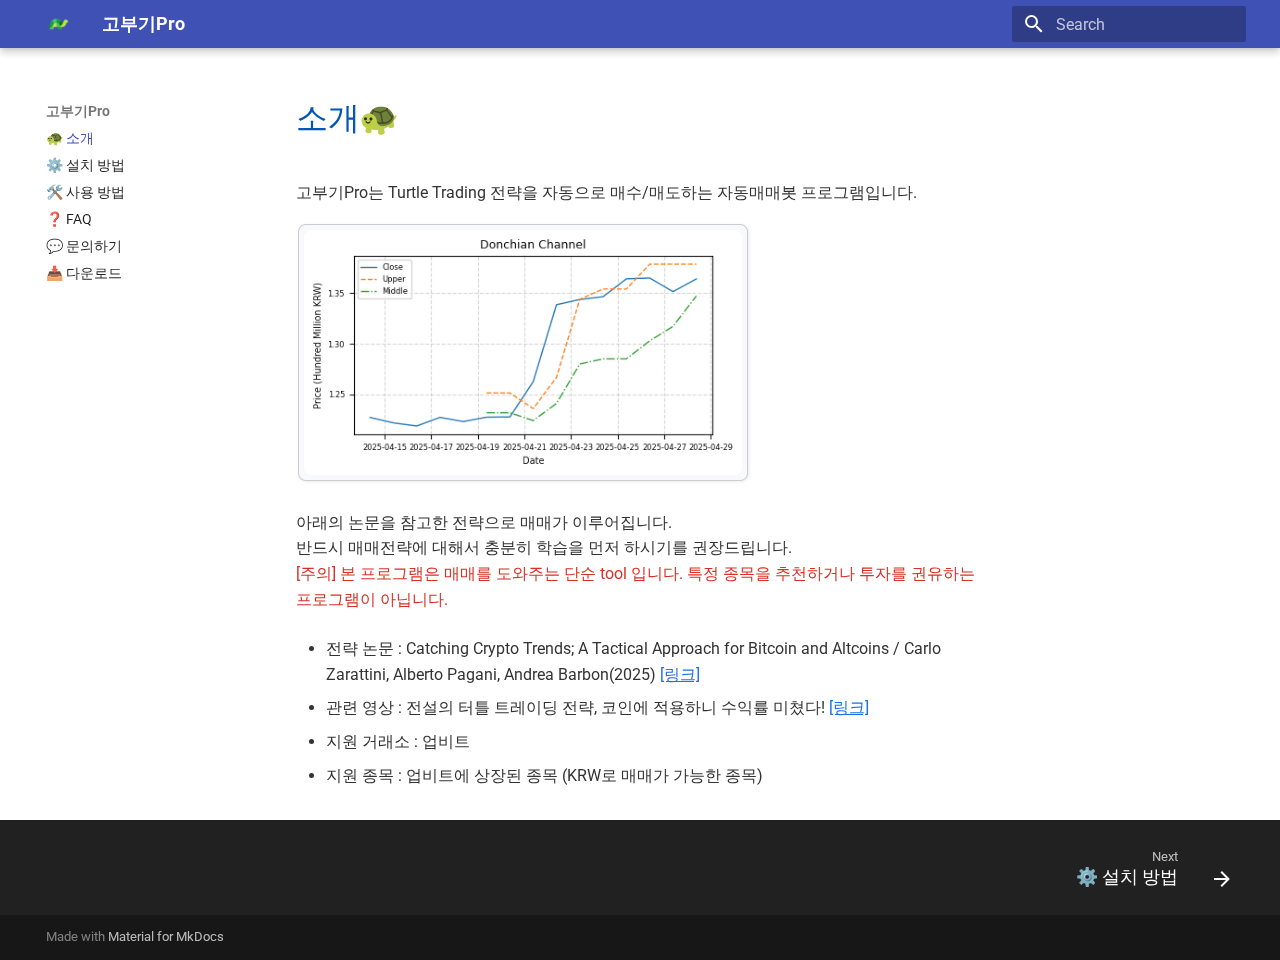
<file: index.html>
<!doctype html>
<html lang="en" class="no-js">
  <head>
    
      <meta charset="utf-8">
      <meta name="viewport" content="width=device-width,initial-scale=1">
      
      
      
      
      
        <link rel="next" href="installation/">
      
      
      <link rel="icon" href="images/favicon.png">
      <meta name="generator" content="mkdocs-1.6.1, mkdocs-material-9.6.12">
    
    
      
        <title>고부기Pro</title>
      
    
    
      <link rel="stylesheet" href="assets/stylesheets/main.2afb09e1.min.css">
      
      


    
    
      
    
    
      
        
        
        <link rel="preconnect" href="https://fonts.gstatic.com" crossorigin>
        <link rel="stylesheet" href="https://fonts.googleapis.com/css?family=Roboto:300,300i,400,400i,700,700i%7CRoboto+Mono:400,400i,700,700i&display=fallback">
        <style>:root{--md-text-font:"Roboto";--md-code-font:"Roboto Mono"}</style>
      
    
    
      <link rel="stylesheet" href="css/custom.css">
    
    <script>__md_scope=new URL(".",location),__md_hash=e=>[...e].reduce(((e,_)=>(e<<5)-e+_.charCodeAt(0)),0),__md_get=(e,_=localStorage,t=__md_scope)=>JSON.parse(_.getItem(t.pathname+"."+e)),__md_set=(e,_,t=localStorage,a=__md_scope)=>{try{t.setItem(a.pathname+"."+e,JSON.stringify(_))}catch(e){}}</script>
    
      

    
    
    
  </head>
  
  
    <body dir="ltr">
  
    
    <input class="md-toggle" data-md-toggle="drawer" type="checkbox" id="__drawer" autocomplete="off">
    <input class="md-toggle" data-md-toggle="search" type="checkbox" id="__search" autocomplete="off">
    <label class="md-overlay" for="__drawer"></label>
    <div data-md-component="skip">
      
        
        <a href="#_1" class="md-skip">
          Skip to content
        </a>
      
    </div>
    <div data-md-component="announce">
      
    </div>
    
    
      

  

<header class="md-header md-header--shadow" data-md-component="header">
  <nav class="md-header__inner md-grid" aria-label="Header">
    <a href="." title="고부기Pro" class="md-header__button md-logo" aria-label="고부기Pro" data-md-component="logo">
      
  <img src="images/logo.png" alt="logo">

    </a>
    <label class="md-header__button md-icon" for="__drawer">
      
      <svg xmlns="http://www.w3.org/2000/svg" viewBox="0 0 24 24"><path d="M3 6h18v2H3zm0 5h18v2H3zm0 5h18v2H3z"/></svg>
    </label>
    <div class="md-header__title" data-md-component="header-title">
      <div class="md-header__ellipsis">
        <div class="md-header__topic">
          <span class="md-ellipsis">
            고부기Pro
          </span>
        </div>
        <div class="md-header__topic" data-md-component="header-topic">
          <span class="md-ellipsis">
            
              🐢 소개
            
          </span>
        </div>
      </div>
    </div>
    
    
      <script>var palette=__md_get("__palette");if(palette&&palette.color){if("(prefers-color-scheme)"===palette.color.media){var media=matchMedia("(prefers-color-scheme: light)"),input=document.querySelector(media.matches?"[data-md-color-media='(prefers-color-scheme: light)']":"[data-md-color-media='(prefers-color-scheme: dark)']");palette.color.media=input.getAttribute("data-md-color-media"),palette.color.scheme=input.getAttribute("data-md-color-scheme"),palette.color.primary=input.getAttribute("data-md-color-primary"),palette.color.accent=input.getAttribute("data-md-color-accent")}for(var[key,value]of Object.entries(palette.color))document.body.setAttribute("data-md-color-"+key,value)}</script>
    
    
    
      
      
        <label class="md-header__button md-icon" for="__search">
          
          <svg xmlns="http://www.w3.org/2000/svg" viewBox="0 0 24 24"><path d="M9.5 3A6.5 6.5 0 0 1 16 9.5c0 1.61-.59 3.09-1.56 4.23l.27.27h.79l5 5-1.5 1.5-5-5v-.79l-.27-.27A6.52 6.52 0 0 1 9.5 16 6.5 6.5 0 0 1 3 9.5 6.5 6.5 0 0 1 9.5 3m0 2C7 5 5 7 5 9.5S7 14 9.5 14 14 12 14 9.5 12 5 9.5 5"/></svg>
        </label>
        <div class="md-search" data-md-component="search" role="dialog">
  <label class="md-search__overlay" for="__search"></label>
  <div class="md-search__inner" role="search">
    <form class="md-search__form" name="search">
      <input type="text" class="md-search__input" name="query" aria-label="Search" placeholder="Search" autocapitalize="off" autocorrect="off" autocomplete="off" spellcheck="false" data-md-component="search-query" required>
      <label class="md-search__icon md-icon" for="__search">
        
        <svg xmlns="http://www.w3.org/2000/svg" viewBox="0 0 24 24"><path d="M9.5 3A6.5 6.5 0 0 1 16 9.5c0 1.61-.59 3.09-1.56 4.23l.27.27h.79l5 5-1.5 1.5-5-5v-.79l-.27-.27A6.52 6.52 0 0 1 9.5 16 6.5 6.5 0 0 1 3 9.5 6.5 6.5 0 0 1 9.5 3m0 2C7 5 5 7 5 9.5S7 14 9.5 14 14 12 14 9.5 12 5 9.5 5"/></svg>
        
        <svg xmlns="http://www.w3.org/2000/svg" viewBox="0 0 24 24"><path d="M20 11v2H8l5.5 5.5-1.42 1.42L4.16 12l7.92-7.92L13.5 5.5 8 11z"/></svg>
      </label>
      <nav class="md-search__options" aria-label="Search">
        
        <button type="reset" class="md-search__icon md-icon" title="Clear" aria-label="Clear" tabindex="-1">
          
          <svg xmlns="http://www.w3.org/2000/svg" viewBox="0 0 24 24"><path d="M19 6.41 17.59 5 12 10.59 6.41 5 5 6.41 10.59 12 5 17.59 6.41 19 12 13.41 17.59 19 19 17.59 13.41 12z"/></svg>
        </button>
      </nav>
      
    </form>
    <div class="md-search__output">
      <div class="md-search__scrollwrap" tabindex="0" data-md-scrollfix>
        <div class="md-search-result" data-md-component="search-result">
          <div class="md-search-result__meta">
            Initializing search
          </div>
          <ol class="md-search-result__list" role="presentation"></ol>
        </div>
      </div>
    </div>
  </div>
</div>
      
    
    
  </nav>
  
</header>
    
    <div class="md-container" data-md-component="container">
      
      
        
          
        
      
      <main class="md-main" data-md-component="main">
        <div class="md-main__inner md-grid">
          
            
              
              <div class="md-sidebar md-sidebar--primary" data-md-component="sidebar" data-md-type="navigation" >
                <div class="md-sidebar__scrollwrap">
                  <div class="md-sidebar__inner">
                    



<nav class="md-nav md-nav--primary" aria-label="Navigation" data-md-level="0">
  <label class="md-nav__title" for="__drawer">
    <a href="." title="고부기Pro" class="md-nav__button md-logo" aria-label="고부기Pro" data-md-component="logo">
      
  <img src="images/logo.png" alt="logo">

    </a>
    고부기Pro
  </label>
  
  <ul class="md-nav__list" data-md-scrollfix>
    
      
      
  
  
    
  
  
  
    <li class="md-nav__item md-nav__item--active">
      
      <input class="md-nav__toggle md-toggle" type="checkbox" id="__toc">
      
      
        
      
      
      <a href="." class="md-nav__link md-nav__link--active">
        
  
  
  <span class="md-ellipsis">
    🐢 소개
    
  </span>
  

      </a>
      
    </li>
  

    
      
      
  
  
  
  
    <li class="md-nav__item">
      <a href="installation/" class="md-nav__link">
        
  
  
  <span class="md-ellipsis">
    ⚙️ 설치 방법
    
  </span>
  

      </a>
    </li>
  

    
      
      
  
  
  
  
    <li class="md-nav__item">
      <a href="usage/" class="md-nav__link">
        
  
  
  <span class="md-ellipsis">
    🛠️ 사용 방법
    
  </span>
  

      </a>
    </li>
  

    
      
      
  
  
  
  
    <li class="md-nav__item">
      <a href="faq/" class="md-nav__link">
        
  
  
  <span class="md-ellipsis">
    ❓ FAQ
    
  </span>
  

      </a>
    </li>
  

    
      
      
  
  
  
  
    <li class="md-nav__item">
      <a href="contact/" class="md-nav__link">
        
  
  
  <span class="md-ellipsis">
    💬 문의하기
    
  </span>
  

      </a>
    </li>
  

    
      
      
  
  
  
  
    <li class="md-nav__item">
      <a href="download/" class="md-nav__link">
        
  
  
  <span class="md-ellipsis">
    📥 다운로드
    
  </span>
  

      </a>
    </li>
  

    
  </ul>
</nav>
                  </div>
                </div>
              </div>
            
            
              
              <div class="md-sidebar md-sidebar--secondary" data-md-component="sidebar" data-md-type="toc" >
                <div class="md-sidebar__scrollwrap">
                  <div class="md-sidebar__inner">
                    

<nav class="md-nav md-nav--secondary" aria-label="Table of contents">
  
  
  
    
  
  
</nav>
                  </div>
                </div>
              </div>
            
          
          
            <div class="md-content" data-md-component="content">
              <article class="md-content__inner md-typeset">
                
                  



<h1 id="_1">소개🐢</h1>
<p>고부기Pro는 Turtle Trading 전략을 자동으로 매수/매도하는 자동매매봇 프로그램입니다.</p>
<p><img alt="그래프" src="images/channel_graph.png" /></p>
<p>아래의 논문을 참고한 전략으로 매매가 이루어집니다.<br>
반드시 매매전략에 대해서 충분히 학습을 먼저 하시기를 권장드립니다.<br>
<span style="color: #d93025;">[주의] 본 프로그램은 매매를 도와주는 단순 tool 입니다. 특정 종목을 추천하거나 투자를 권유하는 프로그램이 아닙니다.</span></p>
<ul>
<li>
<p>전략 논문 : Catching Crypto Trends; A Tactical Approach for Bitcoin and Altcoins / Carlo  Zarattini,  Alberto  Pagani,  Andrea  Barbon(2025) <a href="https://papers.ssrn.com/sol3/papers.cfm?abstract_id=5209907" target="_blank">[링크]</a></p>
</li>
<li>
<p>관련 영상 : 전설의 터틀 트레이딩 전략, 코인에 적용하니 수익률 미쳤다! <a href="https://www.youtube.com/watch?v=_JtFSIxGxPo" target="_blank">[링크]</a> </p>
</li>
<li>
<p>지원 거래소 : 업비트</p>
</li>
<li>
<p>지원 종목 : 업비트에 상장된 종목 (KRW로 매매가 가능한 종목)</p>
</li>
</ul>












                
              </article>
            </div>
          
          
<script>var target=document.getElementById(location.hash.slice(1));target&&target.name&&(target.checked=target.name.startsWith("__tabbed_"))</script>
        </div>
        
      </main>
      
        <footer class="md-footer">
  
    
      
      <nav class="md-footer__inner md-grid" aria-label="Footer" >
        
        
          
          <a href="installation/" class="md-footer__link md-footer__link--next" aria-label="Next: ⚙️ 설치 방법">
            <div class="md-footer__title">
              <span class="md-footer__direction">
                Next
              </span>
              <div class="md-ellipsis">
                ⚙️ 설치 방법
              </div>
            </div>
            <div class="md-footer__button md-icon">
              
              <svg xmlns="http://www.w3.org/2000/svg" viewBox="0 0 24 24"><path d="M4 11v2h12l-5.5 5.5 1.42 1.42L19.84 12l-7.92-7.92L10.5 5.5 16 11z"/></svg>
            </div>
          </a>
        
      </nav>
    
  
  <div class="md-footer-meta md-typeset">
    <div class="md-footer-meta__inner md-grid">
      <div class="md-copyright">
  
  
    Made with
    <a href="https://squidfunk.github.io/mkdocs-material/" target="_blank" rel="noopener">
      Material for MkDocs
    </a>
  
</div>
      
    </div>
  </div>
</footer>
      
    </div>
    <div class="md-dialog" data-md-component="dialog">
      <div class="md-dialog__inner md-typeset"></div>
    </div>
    
    
    
      
      <script id="__config" type="application/json">{"base": ".", "features": ["navigation.footer"], "search": "assets/javascripts/workers/search.f8cc74c7.min.js", "tags": null, "translations": {"clipboard.copied": "Copied to clipboard", "clipboard.copy": "Copy to clipboard", "search.result.more.one": "1 more on this page", "search.result.more.other": "# more on this page", "search.result.none": "No matching documents", "search.result.one": "1 matching document", "search.result.other": "# matching documents", "search.result.placeholder": "Type to start searching", "search.result.term.missing": "Missing", "select.version": "Select version"}, "version": null}</script>
    
    
      <script src="assets/javascripts/bundle.c8b220af.min.js"></script>
      
    
  </body>
</html>
</file>
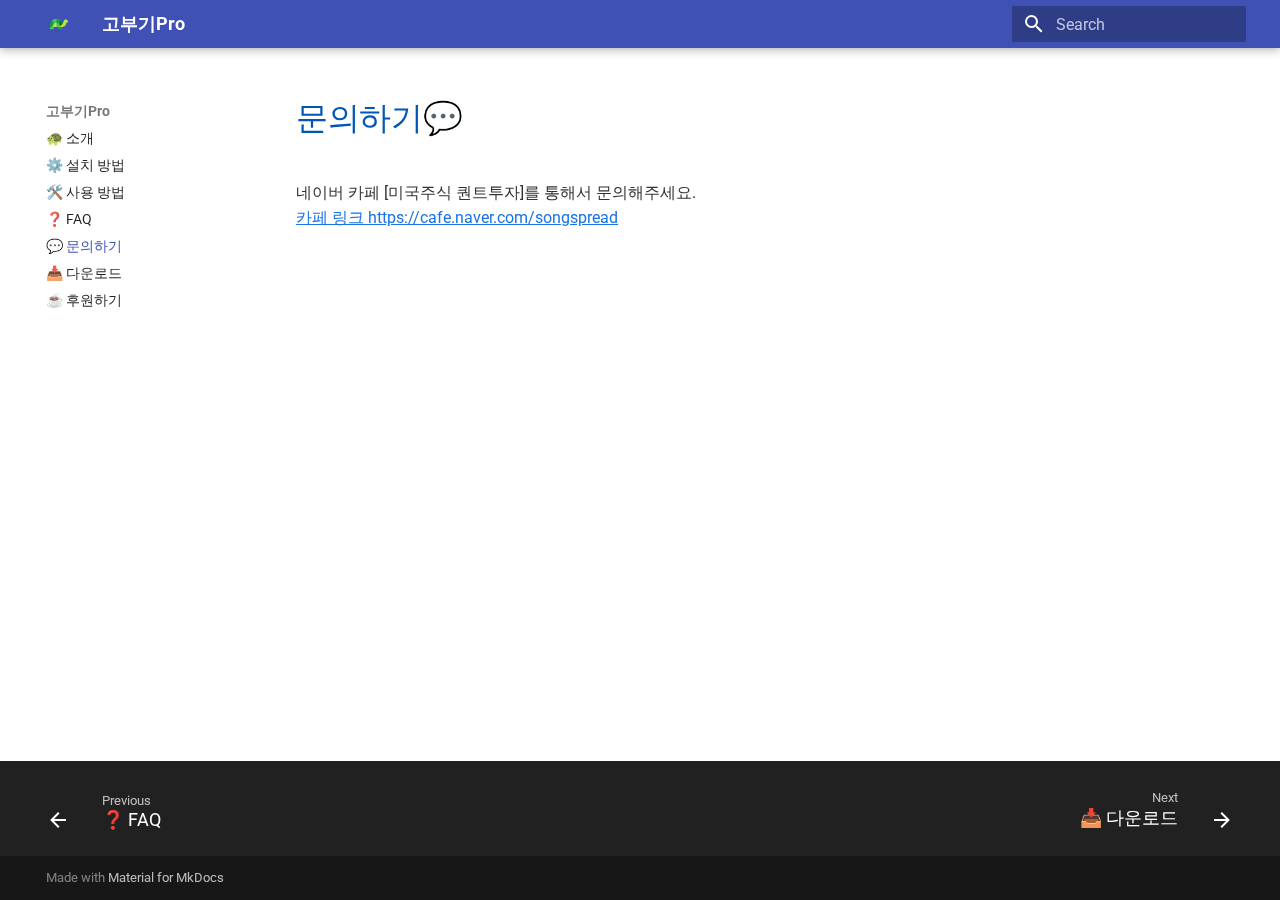
<file: contact/index.html>
<!doctype html>
<html lang="en" class="no-js">
  <head>
    
      <meta charset="utf-8">
      <meta name="viewport" content="width=device-width,initial-scale=1">
      
      
      
      
        <link rel="prev" href="../faq/">
      
      
        <link rel="next" href="../download/">
      
      
      <link rel="icon" href="../images/favicon.png">
      <meta name="generator" content="mkdocs-1.6.1, mkdocs-material-9.6.12">
    
    
      
        <title>💬 문의하기 - 고부기Pro</title>
      
    
    
      <link rel="stylesheet" href="../assets/stylesheets/main.2afb09e1.min.css">
      
      


    
    
      
    
    
      
        
        
        <link rel="preconnect" href="https://fonts.gstatic.com" crossorigin>
        <link rel="stylesheet" href="https://fonts.googleapis.com/css?family=Roboto:300,300i,400,400i,700,700i%7CRoboto+Mono:400,400i,700,700i&display=fallback">
        <style>:root{--md-text-font:"Roboto";--md-code-font:"Roboto Mono"}</style>
      
    
    
      <link rel="stylesheet" href="../css/custom.css">
    
    <script>__md_scope=new URL("..",location),__md_hash=e=>[...e].reduce(((e,_)=>(e<<5)-e+_.charCodeAt(0)),0),__md_get=(e,_=localStorage,t=__md_scope)=>JSON.parse(_.getItem(t.pathname+"."+e)),__md_set=(e,_,t=localStorage,a=__md_scope)=>{try{t.setItem(a.pathname+"."+e,JSON.stringify(_))}catch(e){}}</script>
    
      

    
    
    
  </head>
  
  
    <body dir="ltr">
  
    
    <input class="md-toggle" data-md-toggle="drawer" type="checkbox" id="__drawer" autocomplete="off">
    <input class="md-toggle" data-md-toggle="search" type="checkbox" id="__search" autocomplete="off">
    <label class="md-overlay" for="__drawer"></label>
    <div data-md-component="skip">
      
        
        <a href="#_1" class="md-skip">
          Skip to content
        </a>
      
    </div>
    <div data-md-component="announce">
      
    </div>
    
    
      

  

<header class="md-header md-header--shadow" data-md-component="header">
  <nav class="md-header__inner md-grid" aria-label="Header">
    <a href=".." title="고부기Pro" class="md-header__button md-logo" aria-label="고부기Pro" data-md-component="logo">
      
  <img src="../images/logo.png" alt="logo">

    </a>
    <label class="md-header__button md-icon" for="__drawer">
      
      <svg xmlns="http://www.w3.org/2000/svg" viewBox="0 0 24 24"><path d="M3 6h18v2H3zm0 5h18v2H3zm0 5h18v2H3z"/></svg>
    </label>
    <div class="md-header__title" data-md-component="header-title">
      <div class="md-header__ellipsis">
        <div class="md-header__topic">
          <span class="md-ellipsis">
            고부기Pro
          </span>
        </div>
        <div class="md-header__topic" data-md-component="header-topic">
          <span class="md-ellipsis">
            
              💬 문의하기
            
          </span>
        </div>
      </div>
    </div>
    
    
      <script>var palette=__md_get("__palette");if(palette&&palette.color){if("(prefers-color-scheme)"===palette.color.media){var media=matchMedia("(prefers-color-scheme: light)"),input=document.querySelector(media.matches?"[data-md-color-media='(prefers-color-scheme: light)']":"[data-md-color-media='(prefers-color-scheme: dark)']");palette.color.media=input.getAttribute("data-md-color-media"),palette.color.scheme=input.getAttribute("data-md-color-scheme"),palette.color.primary=input.getAttribute("data-md-color-primary"),palette.color.accent=input.getAttribute("data-md-color-accent")}for(var[key,value]of Object.entries(palette.color))document.body.setAttribute("data-md-color-"+key,value)}</script>
    
    
    
      
      
        <label class="md-header__button md-icon" for="__search">
          
          <svg xmlns="http://www.w3.org/2000/svg" viewBox="0 0 24 24"><path d="M9.5 3A6.5 6.5 0 0 1 16 9.5c0 1.61-.59 3.09-1.56 4.23l.27.27h.79l5 5-1.5 1.5-5-5v-.79l-.27-.27A6.52 6.52 0 0 1 9.5 16 6.5 6.5 0 0 1 3 9.5 6.5 6.5 0 0 1 9.5 3m0 2C7 5 5 7 5 9.5S7 14 9.5 14 14 12 14 9.5 12 5 9.5 5"/></svg>
        </label>
        <div class="md-search" data-md-component="search" role="dialog">
  <label class="md-search__overlay" for="__search"></label>
  <div class="md-search__inner" role="search">
    <form class="md-search__form" name="search">
      <input type="text" class="md-search__input" name="query" aria-label="Search" placeholder="Search" autocapitalize="off" autocorrect="off" autocomplete="off" spellcheck="false" data-md-component="search-query" required>
      <label class="md-search__icon md-icon" for="__search">
        
        <svg xmlns="http://www.w3.org/2000/svg" viewBox="0 0 24 24"><path d="M9.5 3A6.5 6.5 0 0 1 16 9.5c0 1.61-.59 3.09-1.56 4.23l.27.27h.79l5 5-1.5 1.5-5-5v-.79l-.27-.27A6.52 6.52 0 0 1 9.5 16 6.5 6.5 0 0 1 3 9.5 6.5 6.5 0 0 1 9.5 3m0 2C7 5 5 7 5 9.5S7 14 9.5 14 14 12 14 9.5 12 5 9.5 5"/></svg>
        
        <svg xmlns="http://www.w3.org/2000/svg" viewBox="0 0 24 24"><path d="M20 11v2H8l5.5 5.5-1.42 1.42L4.16 12l7.92-7.92L13.5 5.5 8 11z"/></svg>
      </label>
      <nav class="md-search__options" aria-label="Search">
        
        <button type="reset" class="md-search__icon md-icon" title="Clear" aria-label="Clear" tabindex="-1">
          
          <svg xmlns="http://www.w3.org/2000/svg" viewBox="0 0 24 24"><path d="M19 6.41 17.59 5 12 10.59 6.41 5 5 6.41 10.59 12 5 17.59 6.41 19 12 13.41 17.59 19 19 17.59 13.41 12z"/></svg>
        </button>
      </nav>
      
    </form>
    <div class="md-search__output">
      <div class="md-search__scrollwrap" tabindex="0" data-md-scrollfix>
        <div class="md-search-result" data-md-component="search-result">
          <div class="md-search-result__meta">
            Initializing search
          </div>
          <ol class="md-search-result__list" role="presentation"></ol>
        </div>
      </div>
    </div>
  </div>
</div>
      
    
    
  </nav>
  
</header>
    
    <div class="md-container" data-md-component="container">
      
      
        
          
        
      
      <main class="md-main" data-md-component="main">
        <div class="md-main__inner md-grid">
          
            
              
              <div class="md-sidebar md-sidebar--primary" data-md-component="sidebar" data-md-type="navigation" >
                <div class="md-sidebar__scrollwrap">
                  <div class="md-sidebar__inner">
                    



<nav class="md-nav md-nav--primary" aria-label="Navigation" data-md-level="0">
  <label class="md-nav__title" for="__drawer">
    <a href=".." title="고부기Pro" class="md-nav__button md-logo" aria-label="고부기Pro" data-md-component="logo">
      
  <img src="../images/logo.png" alt="logo">

    </a>
    고부기Pro
  </label>
  
  <ul class="md-nav__list" data-md-scrollfix>
    
      
      
  
  
  
  
    <li class="md-nav__item">
      <a href=".." class="md-nav__link">
        
  
  
  <span class="md-ellipsis">
    🐢 소개
    
  </span>
  

      </a>
    </li>
  

    
      
      
  
  
  
  
    <li class="md-nav__item">
      <a href="../installation/" class="md-nav__link">
        
  
  
  <span class="md-ellipsis">
    ⚙️ 설치 방법
    
  </span>
  

      </a>
    </li>
  

    
      
      
  
  
  
  
    <li class="md-nav__item">
      <a href="../usage/" class="md-nav__link">
        
  
  
  <span class="md-ellipsis">
    🛠️ 사용 방법
    
  </span>
  

      </a>
    </li>
  

    
      
      
  
  
  
  
    <li class="md-nav__item">
      <a href="../faq/" class="md-nav__link">
        
  
  
  <span class="md-ellipsis">
    ❓ FAQ
    
  </span>
  

      </a>
    </li>
  

    
      
      
  
  
    
  
  
  
    <li class="md-nav__item md-nav__item--active">
      
      <input class="md-nav__toggle md-toggle" type="checkbox" id="__toc">
      
      
        
      
      
      <a href="./" class="md-nav__link md-nav__link--active">
        
  
  
  <span class="md-ellipsis">
    💬 문의하기
    
  </span>
  

      </a>
      
    </li>
  

    
      
      
  
  
  
  
    <li class="md-nav__item">
      <a href="../download/" class="md-nav__link">
        
  
  
  <span class="md-ellipsis">
    📥 다운로드
    
  </span>
  

      </a>
    </li>
  

    
      
      
  
  
  
  
    <li class="md-nav__item">
      <a href="../donate/" class="md-nav__link">
        
  
  
  <span class="md-ellipsis">
    ☕ 후원하기
    
  </span>
  

      </a>
    </li>
  

    
  </ul>
</nav>
                  </div>
                </div>
              </div>
            
            
              
              <div class="md-sidebar md-sidebar--secondary" data-md-component="sidebar" data-md-type="toc" >
                <div class="md-sidebar__scrollwrap">
                  <div class="md-sidebar__inner">
                    

<nav class="md-nav md-nav--secondary" aria-label="Table of contents">
  
  
  
    
  
  
</nav>
                  </div>
                </div>
              </div>
            
          
          
            <div class="md-content" data-md-component="content">
              <article class="md-content__inner md-typeset">
                
                  



<h1 id="_1">문의하기💬</h1>
<p>네이버 카페 [미국주식 퀀트투자]를 통해서 문의해주세요.<br>
<a href="https://cafe.naver.com/songspread" target="_blank">카페 링크 https://cafe.naver.com/songspread</a></p>












                
              </article>
            </div>
          
          
<script>var target=document.getElementById(location.hash.slice(1));target&&target.name&&(target.checked=target.name.startsWith("__tabbed_"))</script>
        </div>
        
      </main>
      
        <footer class="md-footer">
  
    
      
      <nav class="md-footer__inner md-grid" aria-label="Footer" >
        
          
          <a href="../faq/" class="md-footer__link md-footer__link--prev" aria-label="Previous: ❓ FAQ">
            <div class="md-footer__button md-icon">
              
              <svg xmlns="http://www.w3.org/2000/svg" viewBox="0 0 24 24"><path d="M20 11v2H8l5.5 5.5-1.42 1.42L4.16 12l7.92-7.92L13.5 5.5 8 11z"/></svg>
            </div>
            <div class="md-footer__title">
              <span class="md-footer__direction">
                Previous
              </span>
              <div class="md-ellipsis">
                ❓ FAQ
              </div>
            </div>
          </a>
        
        
          
          <a href="../download/" class="md-footer__link md-footer__link--next" aria-label="Next: 📥 다운로드">
            <div class="md-footer__title">
              <span class="md-footer__direction">
                Next
              </span>
              <div class="md-ellipsis">
                📥 다운로드
              </div>
            </div>
            <div class="md-footer__button md-icon">
              
              <svg xmlns="http://www.w3.org/2000/svg" viewBox="0 0 24 24"><path d="M4 11v2h12l-5.5 5.5 1.42 1.42L19.84 12l-7.92-7.92L10.5 5.5 16 11z"/></svg>
            </div>
          </a>
        
      </nav>
    
  
  <div class="md-footer-meta md-typeset">
    <div class="md-footer-meta__inner md-grid">
      <div class="md-copyright">
  
  
    Made with
    <a href="https://squidfunk.github.io/mkdocs-material/" target="_blank" rel="noopener">
      Material for MkDocs
    </a>
  
</div>
      
    </div>
  </div>
</footer>
      
    </div>
    <div class="md-dialog" data-md-component="dialog">
      <div class="md-dialog__inner md-typeset"></div>
    </div>
    
    
    
      
      <script id="__config" type="application/json">{"base": "..", "features": ["navigation.footer"], "search": "../assets/javascripts/workers/search.f8cc74c7.min.js", "tags": null, "translations": {"clipboard.copied": "Copied to clipboard", "clipboard.copy": "Copy to clipboard", "search.result.more.one": "1 more on this page", "search.result.more.other": "# more on this page", "search.result.none": "No matching documents", "search.result.one": "1 matching document", "search.result.other": "# matching documents", "search.result.placeholder": "Type to start searching", "search.result.term.missing": "Missing", "select.version": "Select version"}, "version": null}</script>
    
    
      <script src="../assets/javascripts/bundle.c8b220af.min.js"></script>
      
    
  </body>
</html>
</file>
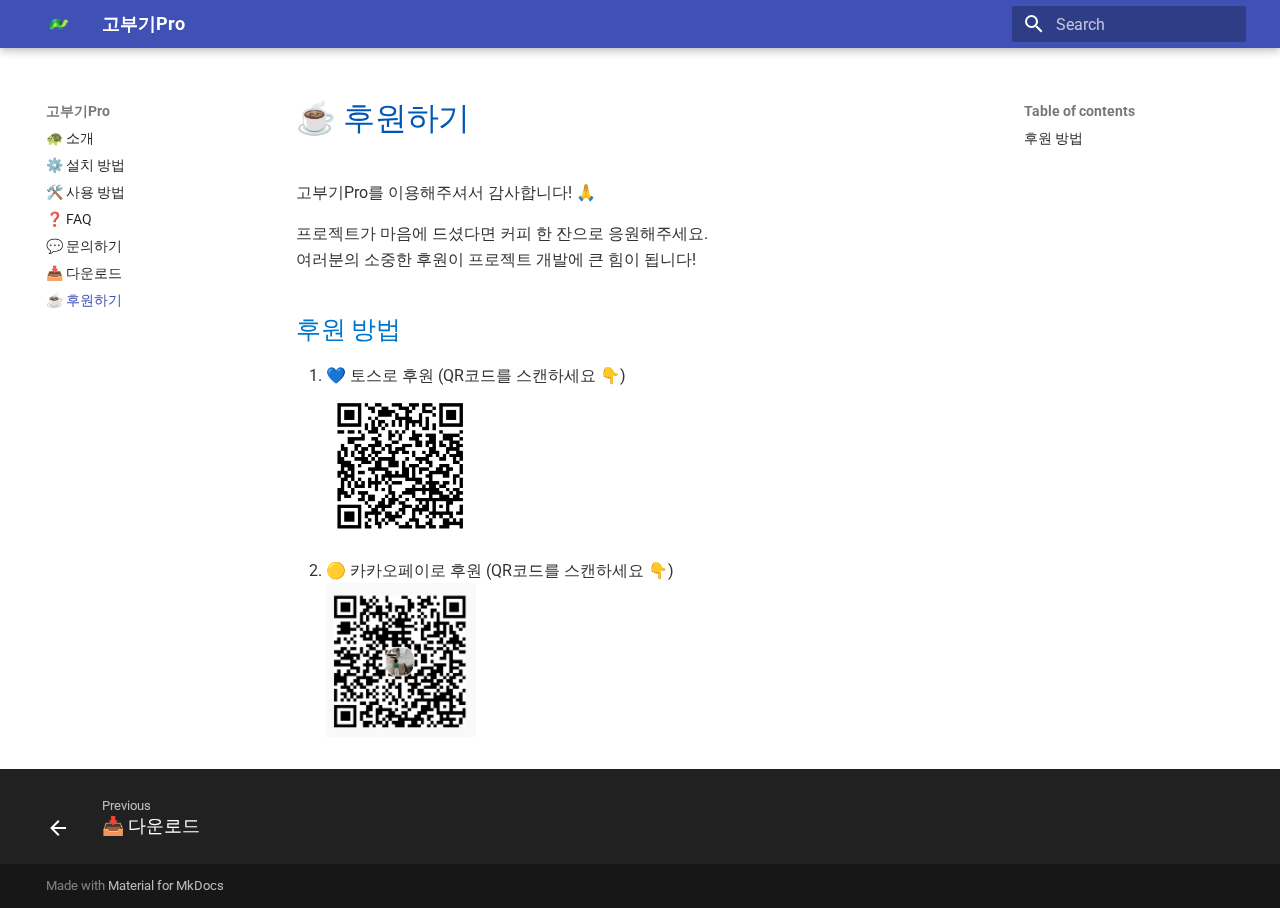
<file: donate/index.html>
<!doctype html>
<html lang="en" class="no-js">
  <head>
    
      <meta charset="utf-8">
      <meta name="viewport" content="width=device-width,initial-scale=1">
      
      
      
      
        <link rel="prev" href="../download/">
      
      
      
      <link rel="icon" href="../images/favicon.png">
      <meta name="generator" content="mkdocs-1.6.1, mkdocs-material-9.6.12">
    
    
      
        <title>☕ 후원하기 - 고부기Pro</title>
      
    
    
      <link rel="stylesheet" href="../assets/stylesheets/main.2afb09e1.min.css">
      
      


    
    
      
    
    
      
        
        
        <link rel="preconnect" href="https://fonts.gstatic.com" crossorigin>
        <link rel="stylesheet" href="https://fonts.googleapis.com/css?family=Roboto:300,300i,400,400i,700,700i%7CRoboto+Mono:400,400i,700,700i&display=fallback">
        <style>:root{--md-text-font:"Roboto";--md-code-font:"Roboto Mono"}</style>
      
    
    
      <link rel="stylesheet" href="../css/custom.css">
    
    <script>__md_scope=new URL("..",location),__md_hash=e=>[...e].reduce(((e,_)=>(e<<5)-e+_.charCodeAt(0)),0),__md_get=(e,_=localStorage,t=__md_scope)=>JSON.parse(_.getItem(t.pathname+"."+e)),__md_set=(e,_,t=localStorage,a=__md_scope)=>{try{t.setItem(a.pathname+"."+e,JSON.stringify(_))}catch(e){}}</script>
    
      

    
    
    
  </head>
  
  
    <body dir="ltr">
  
    
    <input class="md-toggle" data-md-toggle="drawer" type="checkbox" id="__drawer" autocomplete="off">
    <input class="md-toggle" data-md-toggle="search" type="checkbox" id="__search" autocomplete="off">
    <label class="md-overlay" for="__drawer"></label>
    <div data-md-component="skip">
      
        
        <a href="#_1" class="md-skip">
          Skip to content
        </a>
      
    </div>
    <div data-md-component="announce">
      
    </div>
    
    
      

  

<header class="md-header md-header--shadow" data-md-component="header">
  <nav class="md-header__inner md-grid" aria-label="Header">
    <a href=".." title="고부기Pro" class="md-header__button md-logo" aria-label="고부기Pro" data-md-component="logo">
      
  <img src="../images/logo.png" alt="logo">

    </a>
    <label class="md-header__button md-icon" for="__drawer">
      
      <svg xmlns="http://www.w3.org/2000/svg" viewBox="0 0 24 24"><path d="M3 6h18v2H3zm0 5h18v2H3zm0 5h18v2H3z"/></svg>
    </label>
    <div class="md-header__title" data-md-component="header-title">
      <div class="md-header__ellipsis">
        <div class="md-header__topic">
          <span class="md-ellipsis">
            고부기Pro
          </span>
        </div>
        <div class="md-header__topic" data-md-component="header-topic">
          <span class="md-ellipsis">
            
              ☕ 후원하기
            
          </span>
        </div>
      </div>
    </div>
    
    
      <script>var palette=__md_get("__palette");if(palette&&palette.color){if("(prefers-color-scheme)"===palette.color.media){var media=matchMedia("(prefers-color-scheme: light)"),input=document.querySelector(media.matches?"[data-md-color-media='(prefers-color-scheme: light)']":"[data-md-color-media='(prefers-color-scheme: dark)']");palette.color.media=input.getAttribute("data-md-color-media"),palette.color.scheme=input.getAttribute("data-md-color-scheme"),palette.color.primary=input.getAttribute("data-md-color-primary"),palette.color.accent=input.getAttribute("data-md-color-accent")}for(var[key,value]of Object.entries(palette.color))document.body.setAttribute("data-md-color-"+key,value)}</script>
    
    
    
      
      
        <label class="md-header__button md-icon" for="__search">
          
          <svg xmlns="http://www.w3.org/2000/svg" viewBox="0 0 24 24"><path d="M9.5 3A6.5 6.5 0 0 1 16 9.5c0 1.61-.59 3.09-1.56 4.23l.27.27h.79l5 5-1.5 1.5-5-5v-.79l-.27-.27A6.52 6.52 0 0 1 9.5 16 6.5 6.5 0 0 1 3 9.5 6.5 6.5 0 0 1 9.5 3m0 2C7 5 5 7 5 9.5S7 14 9.5 14 14 12 14 9.5 12 5 9.5 5"/></svg>
        </label>
        <div class="md-search" data-md-component="search" role="dialog">
  <label class="md-search__overlay" for="__search"></label>
  <div class="md-search__inner" role="search">
    <form class="md-search__form" name="search">
      <input type="text" class="md-search__input" name="query" aria-label="Search" placeholder="Search" autocapitalize="off" autocorrect="off" autocomplete="off" spellcheck="false" data-md-component="search-query" required>
      <label class="md-search__icon md-icon" for="__search">
        
        <svg xmlns="http://www.w3.org/2000/svg" viewBox="0 0 24 24"><path d="M9.5 3A6.5 6.5 0 0 1 16 9.5c0 1.61-.59 3.09-1.56 4.23l.27.27h.79l5 5-1.5 1.5-5-5v-.79l-.27-.27A6.52 6.52 0 0 1 9.5 16 6.5 6.5 0 0 1 3 9.5 6.5 6.5 0 0 1 9.5 3m0 2C7 5 5 7 5 9.5S7 14 9.5 14 14 12 14 9.5 12 5 9.5 5"/></svg>
        
        <svg xmlns="http://www.w3.org/2000/svg" viewBox="0 0 24 24"><path d="M20 11v2H8l5.5 5.5-1.42 1.42L4.16 12l7.92-7.92L13.5 5.5 8 11z"/></svg>
      </label>
      <nav class="md-search__options" aria-label="Search">
        
        <button type="reset" class="md-search__icon md-icon" title="Clear" aria-label="Clear" tabindex="-1">
          
          <svg xmlns="http://www.w3.org/2000/svg" viewBox="0 0 24 24"><path d="M19 6.41 17.59 5 12 10.59 6.41 5 5 6.41 10.59 12 5 17.59 6.41 19 12 13.41 17.59 19 19 17.59 13.41 12z"/></svg>
        </button>
      </nav>
      
    </form>
    <div class="md-search__output">
      <div class="md-search__scrollwrap" tabindex="0" data-md-scrollfix>
        <div class="md-search-result" data-md-component="search-result">
          <div class="md-search-result__meta">
            Initializing search
          </div>
          <ol class="md-search-result__list" role="presentation"></ol>
        </div>
      </div>
    </div>
  </div>
</div>
      
    
    
  </nav>
  
</header>
    
    <div class="md-container" data-md-component="container">
      
      
        
          
        
      
      <main class="md-main" data-md-component="main">
        <div class="md-main__inner md-grid">
          
            
              
              <div class="md-sidebar md-sidebar--primary" data-md-component="sidebar" data-md-type="navigation" >
                <div class="md-sidebar__scrollwrap">
                  <div class="md-sidebar__inner">
                    



<nav class="md-nav md-nav--primary" aria-label="Navigation" data-md-level="0">
  <label class="md-nav__title" for="__drawer">
    <a href=".." title="고부기Pro" class="md-nav__button md-logo" aria-label="고부기Pro" data-md-component="logo">
      
  <img src="../images/logo.png" alt="logo">

    </a>
    고부기Pro
  </label>
  
  <ul class="md-nav__list" data-md-scrollfix>
    
      
      
  
  
  
  
    <li class="md-nav__item">
      <a href=".." class="md-nav__link">
        
  
  
  <span class="md-ellipsis">
    🐢 소개
    
  </span>
  

      </a>
    </li>
  

    
      
      
  
  
  
  
    <li class="md-nav__item">
      <a href="../installation/" class="md-nav__link">
        
  
  
  <span class="md-ellipsis">
    ⚙️ 설치 방법
    
  </span>
  

      </a>
    </li>
  

    
      
      
  
  
  
  
    <li class="md-nav__item">
      <a href="../usage/" class="md-nav__link">
        
  
  
  <span class="md-ellipsis">
    🛠️ 사용 방법
    
  </span>
  

      </a>
    </li>
  

    
      
      
  
  
  
  
    <li class="md-nav__item">
      <a href="../faq/" class="md-nav__link">
        
  
  
  <span class="md-ellipsis">
    ❓ FAQ
    
  </span>
  

      </a>
    </li>
  

    
      
      
  
  
  
  
    <li class="md-nav__item">
      <a href="../contact/" class="md-nav__link">
        
  
  
  <span class="md-ellipsis">
    💬 문의하기
    
  </span>
  

      </a>
    </li>
  

    
      
      
  
  
  
  
    <li class="md-nav__item">
      <a href="../download/" class="md-nav__link">
        
  
  
  <span class="md-ellipsis">
    📥 다운로드
    
  </span>
  

      </a>
    </li>
  

    
      
      
  
  
    
  
  
  
    <li class="md-nav__item md-nav__item--active">
      
      <input class="md-nav__toggle md-toggle" type="checkbox" id="__toc">
      
      
        
      
      
        <label class="md-nav__link md-nav__link--active" for="__toc">
          
  
  
  <span class="md-ellipsis">
    ☕ 후원하기
    
  </span>
  

          <span class="md-nav__icon md-icon"></span>
        </label>
      
      <a href="./" class="md-nav__link md-nav__link--active">
        
  
  
  <span class="md-ellipsis">
    ☕ 후원하기
    
  </span>
  

      </a>
      
        

<nav class="md-nav md-nav--secondary" aria-label="Table of contents">
  
  
  
    
  
  
    <label class="md-nav__title" for="__toc">
      <span class="md-nav__icon md-icon"></span>
      Table of contents
    </label>
    <ul class="md-nav__list" data-md-component="toc" data-md-scrollfix>
      
        <li class="md-nav__item">
  <a href="#_2" class="md-nav__link">
    <span class="md-ellipsis">
      후원 방법
    </span>
  </a>
  
</li>
      
    </ul>
  
</nav>
      
    </li>
  

    
  </ul>
</nav>
                  </div>
                </div>
              </div>
            
            
              
              <div class="md-sidebar md-sidebar--secondary" data-md-component="sidebar" data-md-type="toc" >
                <div class="md-sidebar__scrollwrap">
                  <div class="md-sidebar__inner">
                    

<nav class="md-nav md-nav--secondary" aria-label="Table of contents">
  
  
  
    
  
  
    <label class="md-nav__title" for="__toc">
      <span class="md-nav__icon md-icon"></span>
      Table of contents
    </label>
    <ul class="md-nav__list" data-md-component="toc" data-md-scrollfix>
      
        <li class="md-nav__item">
  <a href="#_2" class="md-nav__link">
    <span class="md-ellipsis">
      후원 방법
    </span>
  </a>
  
</li>
      
    </ul>
  
</nav>
                  </div>
                </div>
              </div>
            
          
          
            <div class="md-content" data-md-component="content">
              <article class="md-content__inner md-typeset">
                
                  



<h1 id="_1">☕ 후원하기</h1>
<p>고부기Pro를 이용해주셔서 감사합니다! 🙏</p>
<p>프로젝트가 마음에 드셨다면 커피 한 잔으로 응원해주세요.<br>
여러분의 소중한 후원이 프로젝트 개발에 큰 힘이 됩니다!</p>
<h2 id="_2">후원 방법</h2>
<ol>
  <li>
    💙 토스로 후원 (QR코드를 스캔하세요 👇)<br>
    <img src="images/donate_toss_qr.png" width="150"/>
  </li>
  <li>
    🟡 카카오페이로 후원 (QR코드를 스캔하세요 👇)<br>
    <img src="images/donate_kakao_qr.png" width="150"/>
  </li>
</ol>












                
              </article>
            </div>
          
          
<script>var target=document.getElementById(location.hash.slice(1));target&&target.name&&(target.checked=target.name.startsWith("__tabbed_"))</script>
        </div>
        
      </main>
      
        <footer class="md-footer">
  
    
      
      <nav class="md-footer__inner md-grid" aria-label="Footer" >
        
          
          <a href="../download/" class="md-footer__link md-footer__link--prev" aria-label="Previous: 📥 다운로드">
            <div class="md-footer__button md-icon">
              
              <svg xmlns="http://www.w3.org/2000/svg" viewBox="0 0 24 24"><path d="M20 11v2H8l5.5 5.5-1.42 1.42L4.16 12l7.92-7.92L13.5 5.5 8 11z"/></svg>
            </div>
            <div class="md-footer__title">
              <span class="md-footer__direction">
                Previous
              </span>
              <div class="md-ellipsis">
                📥 다운로드
              </div>
            </div>
          </a>
        
        
      </nav>
    
  
  <div class="md-footer-meta md-typeset">
    <div class="md-footer-meta__inner md-grid">
      <div class="md-copyright">
  
  
    Made with
    <a href="https://squidfunk.github.io/mkdocs-material/" target="_blank" rel="noopener">
      Material for MkDocs
    </a>
  
</div>
      
    </div>
  </div>
</footer>
      
    </div>
    <div class="md-dialog" data-md-component="dialog">
      <div class="md-dialog__inner md-typeset"></div>
    </div>
    
    
    
      
      <script id="__config" type="application/json">{"base": "..", "features": ["navigation.footer"], "search": "../assets/javascripts/workers/search.f8cc74c7.min.js", "tags": null, "translations": {"clipboard.copied": "Copied to clipboard", "clipboard.copy": "Copy to clipboard", "search.result.more.one": "1 more on this page", "search.result.more.other": "# more on this page", "search.result.none": "No matching documents", "search.result.one": "1 matching document", "search.result.other": "# matching documents", "search.result.placeholder": "Type to start searching", "search.result.term.missing": "Missing", "select.version": "Select version"}, "version": null}</script>
    
    
      <script src="../assets/javascripts/bundle.c8b220af.min.js"></script>
      
    
  </body>
</html>
</file>
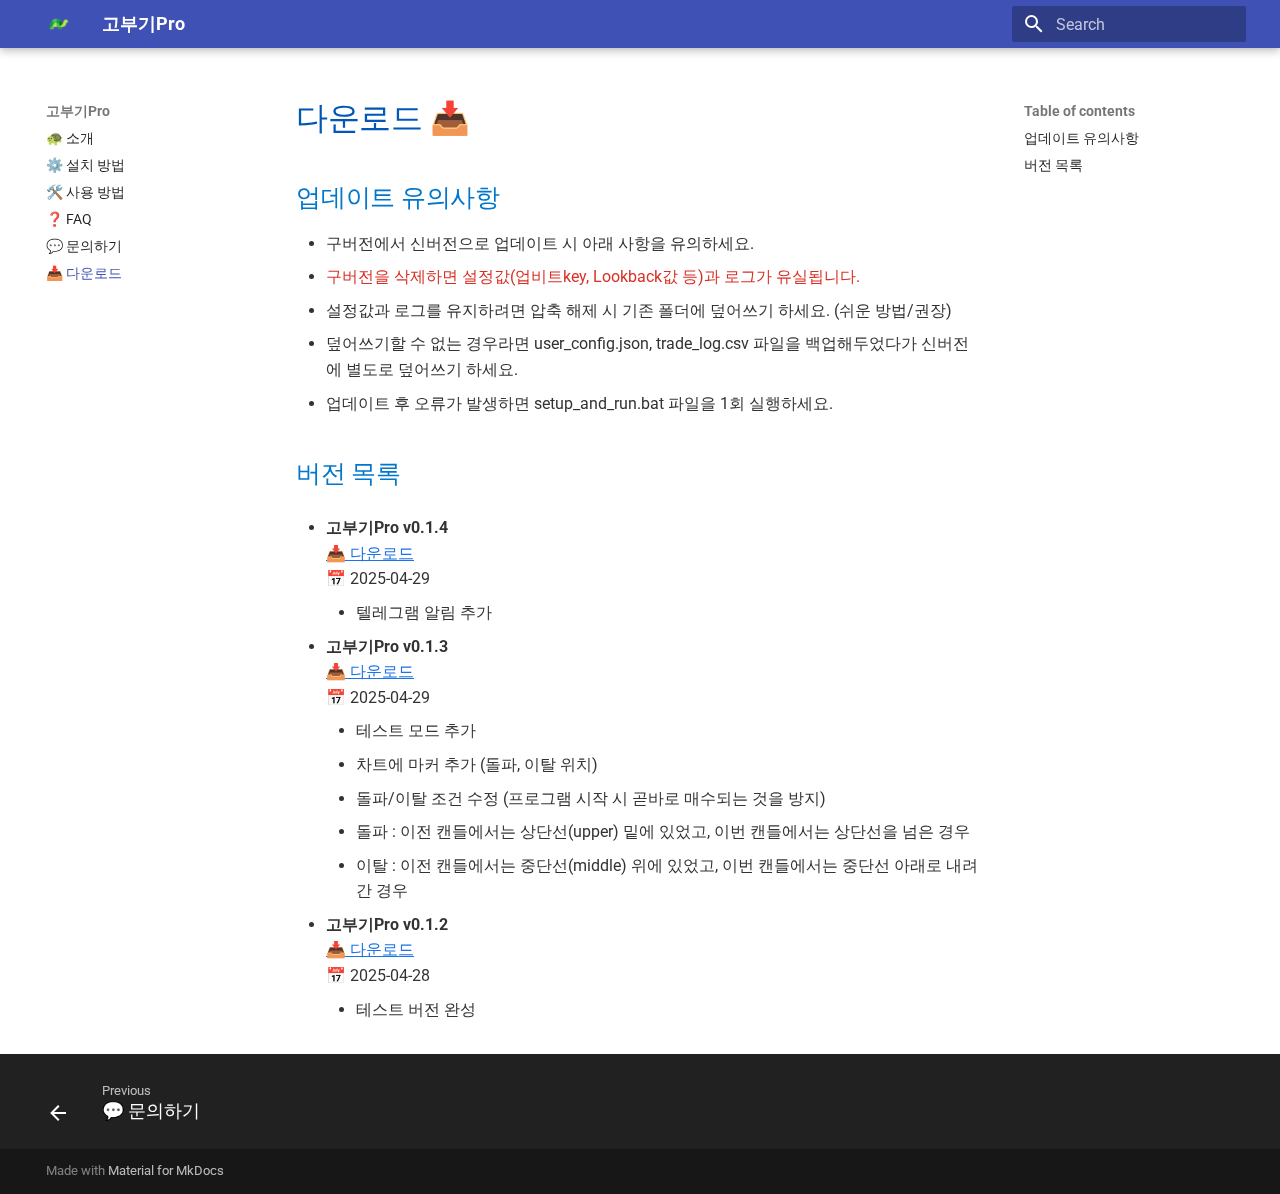
<file: download/index.html>
<!doctype html>
<html lang="en" class="no-js">
  <head>
    
      <meta charset="utf-8">
      <meta name="viewport" content="width=device-width,initial-scale=1">
      
      
      
      
        <link rel="prev" href="../contact/">
      
      
      
      <link rel="icon" href="../images/favicon.png">
      <meta name="generator" content="mkdocs-1.6.1, mkdocs-material-9.6.12">
    
    
      
        <title>📥 다운로드 - 고부기Pro</title>
      
    
    
      <link rel="stylesheet" href="../assets/stylesheets/main.2afb09e1.min.css">
      
      


    
    
      
    
    
      
        
        
        <link rel="preconnect" href="https://fonts.gstatic.com" crossorigin>
        <link rel="stylesheet" href="https://fonts.googleapis.com/css?family=Roboto:300,300i,400,400i,700,700i%7CRoboto+Mono:400,400i,700,700i&display=fallback">
        <style>:root{--md-text-font:"Roboto";--md-code-font:"Roboto Mono"}</style>
      
    
    
      <link rel="stylesheet" href="../css/custom.css">
    
    <script>__md_scope=new URL("..",location),__md_hash=e=>[...e].reduce(((e,_)=>(e<<5)-e+_.charCodeAt(0)),0),__md_get=(e,_=localStorage,t=__md_scope)=>JSON.parse(_.getItem(t.pathname+"."+e)),__md_set=(e,_,t=localStorage,a=__md_scope)=>{try{t.setItem(a.pathname+"."+e,JSON.stringify(_))}catch(e){}}</script>
    
      

    
    
    
  </head>
  
  
    <body dir="ltr">
  
    
    <input class="md-toggle" data-md-toggle="drawer" type="checkbox" id="__drawer" autocomplete="off">
    <input class="md-toggle" data-md-toggle="search" type="checkbox" id="__search" autocomplete="off">
    <label class="md-overlay" for="__drawer"></label>
    <div data-md-component="skip">
      
        
        <a href="#_1" class="md-skip">
          Skip to content
        </a>
      
    </div>
    <div data-md-component="announce">
      
    </div>
    
    
      

  

<header class="md-header md-header--shadow" data-md-component="header">
  <nav class="md-header__inner md-grid" aria-label="Header">
    <a href=".." title="고부기Pro" class="md-header__button md-logo" aria-label="고부기Pro" data-md-component="logo">
      
  <img src="../images/logo.png" alt="logo">

    </a>
    <label class="md-header__button md-icon" for="__drawer">
      
      <svg xmlns="http://www.w3.org/2000/svg" viewBox="0 0 24 24"><path d="M3 6h18v2H3zm0 5h18v2H3zm0 5h18v2H3z"/></svg>
    </label>
    <div class="md-header__title" data-md-component="header-title">
      <div class="md-header__ellipsis">
        <div class="md-header__topic">
          <span class="md-ellipsis">
            고부기Pro
          </span>
        </div>
        <div class="md-header__topic" data-md-component="header-topic">
          <span class="md-ellipsis">
            
              📥 다운로드
            
          </span>
        </div>
      </div>
    </div>
    
    
      <script>var palette=__md_get("__palette");if(palette&&palette.color){if("(prefers-color-scheme)"===palette.color.media){var media=matchMedia("(prefers-color-scheme: light)"),input=document.querySelector(media.matches?"[data-md-color-media='(prefers-color-scheme: light)']":"[data-md-color-media='(prefers-color-scheme: dark)']");palette.color.media=input.getAttribute("data-md-color-media"),palette.color.scheme=input.getAttribute("data-md-color-scheme"),palette.color.primary=input.getAttribute("data-md-color-primary"),palette.color.accent=input.getAttribute("data-md-color-accent")}for(var[key,value]of Object.entries(palette.color))document.body.setAttribute("data-md-color-"+key,value)}</script>
    
    
    
      
      
        <label class="md-header__button md-icon" for="__search">
          
          <svg xmlns="http://www.w3.org/2000/svg" viewBox="0 0 24 24"><path d="M9.5 3A6.5 6.5 0 0 1 16 9.5c0 1.61-.59 3.09-1.56 4.23l.27.27h.79l5 5-1.5 1.5-5-5v-.79l-.27-.27A6.52 6.52 0 0 1 9.5 16 6.5 6.5 0 0 1 3 9.5 6.5 6.5 0 0 1 9.5 3m0 2C7 5 5 7 5 9.5S7 14 9.5 14 14 12 14 9.5 12 5 9.5 5"/></svg>
        </label>
        <div class="md-search" data-md-component="search" role="dialog">
  <label class="md-search__overlay" for="__search"></label>
  <div class="md-search__inner" role="search">
    <form class="md-search__form" name="search">
      <input type="text" class="md-search__input" name="query" aria-label="Search" placeholder="Search" autocapitalize="off" autocorrect="off" autocomplete="off" spellcheck="false" data-md-component="search-query" required>
      <label class="md-search__icon md-icon" for="__search">
        
        <svg xmlns="http://www.w3.org/2000/svg" viewBox="0 0 24 24"><path d="M9.5 3A6.5 6.5 0 0 1 16 9.5c0 1.61-.59 3.09-1.56 4.23l.27.27h.79l5 5-1.5 1.5-5-5v-.79l-.27-.27A6.52 6.52 0 0 1 9.5 16 6.5 6.5 0 0 1 3 9.5 6.5 6.5 0 0 1 9.5 3m0 2C7 5 5 7 5 9.5S7 14 9.5 14 14 12 14 9.5 12 5 9.5 5"/></svg>
        
        <svg xmlns="http://www.w3.org/2000/svg" viewBox="0 0 24 24"><path d="M20 11v2H8l5.5 5.5-1.42 1.42L4.16 12l7.92-7.92L13.5 5.5 8 11z"/></svg>
      </label>
      <nav class="md-search__options" aria-label="Search">
        
        <button type="reset" class="md-search__icon md-icon" title="Clear" aria-label="Clear" tabindex="-1">
          
          <svg xmlns="http://www.w3.org/2000/svg" viewBox="0 0 24 24"><path d="M19 6.41 17.59 5 12 10.59 6.41 5 5 6.41 10.59 12 5 17.59 6.41 19 12 13.41 17.59 19 19 17.59 13.41 12z"/></svg>
        </button>
      </nav>
      
    </form>
    <div class="md-search__output">
      <div class="md-search__scrollwrap" tabindex="0" data-md-scrollfix>
        <div class="md-search-result" data-md-component="search-result">
          <div class="md-search-result__meta">
            Initializing search
          </div>
          <ol class="md-search-result__list" role="presentation"></ol>
        </div>
      </div>
    </div>
  </div>
</div>
      
    
    
  </nav>
  
</header>
    
    <div class="md-container" data-md-component="container">
      
      
        
          
        
      
      <main class="md-main" data-md-component="main">
        <div class="md-main__inner md-grid">
          
            
              
              <div class="md-sidebar md-sidebar--primary" data-md-component="sidebar" data-md-type="navigation" >
                <div class="md-sidebar__scrollwrap">
                  <div class="md-sidebar__inner">
                    



<nav class="md-nav md-nav--primary" aria-label="Navigation" data-md-level="0">
  <label class="md-nav__title" for="__drawer">
    <a href=".." title="고부기Pro" class="md-nav__button md-logo" aria-label="고부기Pro" data-md-component="logo">
      
  <img src="../images/logo.png" alt="logo">

    </a>
    고부기Pro
  </label>
  
  <ul class="md-nav__list" data-md-scrollfix>
    
      
      
  
  
  
  
    <li class="md-nav__item">
      <a href=".." class="md-nav__link">
        
  
  
  <span class="md-ellipsis">
    🐢 소개
    
  </span>
  

      </a>
    </li>
  

    
      
      
  
  
  
  
    <li class="md-nav__item">
      <a href="../installation/" class="md-nav__link">
        
  
  
  <span class="md-ellipsis">
    ⚙️ 설치 방법
    
  </span>
  

      </a>
    </li>
  

    
      
      
  
  
  
  
    <li class="md-nav__item">
      <a href="../usage/" class="md-nav__link">
        
  
  
  <span class="md-ellipsis">
    🛠️ 사용 방법
    
  </span>
  

      </a>
    </li>
  

    
      
      
  
  
  
  
    <li class="md-nav__item">
      <a href="../faq/" class="md-nav__link">
        
  
  
  <span class="md-ellipsis">
    ❓ FAQ
    
  </span>
  

      </a>
    </li>
  

    
      
      
  
  
  
  
    <li class="md-nav__item">
      <a href="../contact/" class="md-nav__link">
        
  
  
  <span class="md-ellipsis">
    💬 문의하기
    
  </span>
  

      </a>
    </li>
  

    
      
      
  
  
    
  
  
  
    <li class="md-nav__item md-nav__item--active">
      
      <input class="md-nav__toggle md-toggle" type="checkbox" id="__toc">
      
      
        
      
      
        <label class="md-nav__link md-nav__link--active" for="__toc">
          
  
  
  <span class="md-ellipsis">
    📥 다운로드
    
  </span>
  

          <span class="md-nav__icon md-icon"></span>
        </label>
      
      <a href="./" class="md-nav__link md-nav__link--active">
        
  
  
  <span class="md-ellipsis">
    📥 다운로드
    
  </span>
  

      </a>
      
        

<nav class="md-nav md-nav--secondary" aria-label="Table of contents">
  
  
  
    
  
  
    <label class="md-nav__title" for="__toc">
      <span class="md-nav__icon md-icon"></span>
      Table of contents
    </label>
    <ul class="md-nav__list" data-md-component="toc" data-md-scrollfix>
      
        <li class="md-nav__item">
  <a href="#_2" class="md-nav__link">
    <span class="md-ellipsis">
      업데이트 유의사항
    </span>
  </a>
  
</li>
      
        <li class="md-nav__item">
  <a href="#_3" class="md-nav__link">
    <span class="md-ellipsis">
      버전 목록
    </span>
  </a>
  
</li>
      
    </ul>
  
</nav>
      
    </li>
  

    
  </ul>
</nav>
                  </div>
                </div>
              </div>
            
            
              
              <div class="md-sidebar md-sidebar--secondary" data-md-component="sidebar" data-md-type="toc" >
                <div class="md-sidebar__scrollwrap">
                  <div class="md-sidebar__inner">
                    

<nav class="md-nav md-nav--secondary" aria-label="Table of contents">
  
  
  
    
  
  
    <label class="md-nav__title" for="__toc">
      <span class="md-nav__icon md-icon"></span>
      Table of contents
    </label>
    <ul class="md-nav__list" data-md-component="toc" data-md-scrollfix>
      
        <li class="md-nav__item">
  <a href="#_2" class="md-nav__link">
    <span class="md-ellipsis">
      업데이트 유의사항
    </span>
  </a>
  
</li>
      
        <li class="md-nav__item">
  <a href="#_3" class="md-nav__link">
    <span class="md-ellipsis">
      버전 목록
    </span>
  </a>
  
</li>
      
    </ul>
  
</nav>
                  </div>
                </div>
              </div>
            
          
          
            <div class="md-content" data-md-component="content">
              <article class="md-content__inner md-typeset">
                
                  



<h1 id="_1">다운로드 📥</h1>
<h2 id="_2">업데이트 유의사항</h2>
<ul>
<li>구버전에서 신버전으로 업데이트 시 아래 사항을 유의하세요.  </li>
<li><span style="color: #d93025;">구버전을 삭제하면 설정값(업비트key, Lookback값 등)과 로그가 유실됩니다.</span></li>
<li>설정값과 로그를 유지하려면 압축 해제 시 기존 폴더에 덮어쓰기 하세요. (쉬운 방법/권장)</li>
<li>덮어쓰기할 수 없는 경우라면 user_config.json, trade_log.csv 파일을 백업해두었다가 신버전에 별도로 덮어쓰기 하세요.</li>
<li>업데이트 후 오류가 발생하면 setup_and_run.bat 파일을 1회 실행하세요.</li>
</ul>
<h2 id="_3">버전 목록</h2>
<ul>
<li>
<p><strong>고부기Pro v0.1.4</strong><br />
<a href="../files/Gobugi_0.1.4.zip">📥 다운로드</a><br />
  📅 2025-04-29</p>
<ul>
<li>텔레그램 알림 추가</li>
</ul>
</li>
<li>
<p><strong>고부기Pro v0.1.3</strong><br />
<a href="../files/Gobugi_0.1.3.zip">📥 다운로드</a><br />
  📅 2025-04-29</p>
<ul>
<li>테스트 모드 추가</li>
<li>차트에 마커 추가 (돌파, 이탈 위치)</li>
<li>돌파/이탈 조건 수정 (프로그램 시작 시 곧바로 매수되는 것을 방지)</li>
<li>돌파 : 이전 캔들에서는 상단선(upper) 밑에 있었고, 이번 캔들에서는 상단선을 넘은 경우</li>
<li>이탈 : 이전 캔들에서는 중단선(middle) 위에 있었고, 이번 캔들에서는 중단선 아래로 내려간 경우</li>
</ul>
</li>
<li>
<p><strong>고부기Pro v0.1.2</strong><br />
<a href="../files/Gobugi_0.1.2.zip">📥 다운로드</a><br />
  📅 2025-04-28</p>
<ul>
<li>테스트 버전 완성</li>
</ul>
</li>
</ul>












                
              </article>
            </div>
          
          
<script>var target=document.getElementById(location.hash.slice(1));target&&target.name&&(target.checked=target.name.startsWith("__tabbed_"))</script>
        </div>
        
      </main>
      
        <footer class="md-footer">
  
    
      
      <nav class="md-footer__inner md-grid" aria-label="Footer" >
        
          
          <a href="../contact/" class="md-footer__link md-footer__link--prev" aria-label="Previous: 💬 문의하기">
            <div class="md-footer__button md-icon">
              
              <svg xmlns="http://www.w3.org/2000/svg" viewBox="0 0 24 24"><path d="M20 11v2H8l5.5 5.5-1.42 1.42L4.16 12l7.92-7.92L13.5 5.5 8 11z"/></svg>
            </div>
            <div class="md-footer__title">
              <span class="md-footer__direction">
                Previous
              </span>
              <div class="md-ellipsis">
                💬 문의하기
              </div>
            </div>
          </a>
        
        
      </nav>
    
  
  <div class="md-footer-meta md-typeset">
    <div class="md-footer-meta__inner md-grid">
      <div class="md-copyright">
  
  
    Made with
    <a href="https://squidfunk.github.io/mkdocs-material/" target="_blank" rel="noopener">
      Material for MkDocs
    </a>
  
</div>
      
    </div>
  </div>
</footer>
      
    </div>
    <div class="md-dialog" data-md-component="dialog">
      <div class="md-dialog__inner md-typeset"></div>
    </div>
    
    
    
      
      <script id="__config" type="application/json">{"base": "..", "features": ["navigation.footer"], "search": "../assets/javascripts/workers/search.f8cc74c7.min.js", "tags": null, "translations": {"clipboard.copied": "Copied to clipboard", "clipboard.copy": "Copy to clipboard", "search.result.more.one": "1 more on this page", "search.result.more.other": "# more on this page", "search.result.none": "No matching documents", "search.result.one": "1 matching document", "search.result.other": "# matching documents", "search.result.placeholder": "Type to start searching", "search.result.term.missing": "Missing", "select.version": "Select version"}, "version": null}</script>
    
    
      <script src="../assets/javascripts/bundle.c8b220af.min.js"></script>
      
    
  </body>
</html>
</file>
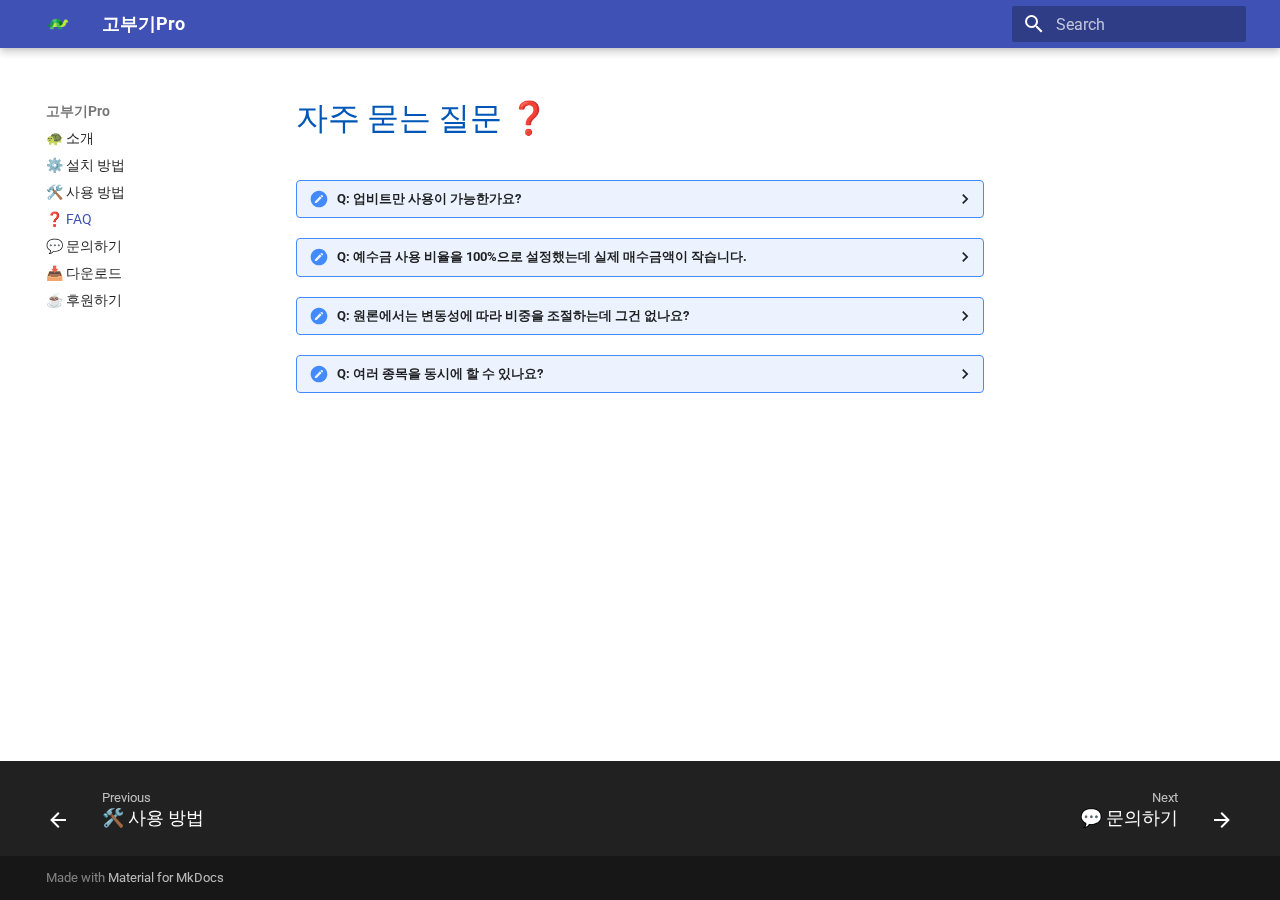
<file: faq/index.html>
<!doctype html>
<html lang="en" class="no-js">
  <head>
    
      <meta charset="utf-8">
      <meta name="viewport" content="width=device-width,initial-scale=1">
      
      
      
      
        <link rel="prev" href="../usage/">
      
      
        <link rel="next" href="../contact/">
      
      
      <link rel="icon" href="../images/favicon.png">
      <meta name="generator" content="mkdocs-1.6.1, mkdocs-material-9.6.12">
    
    
      
        <title>❓ FAQ - 고부기Pro</title>
      
    
    
      <link rel="stylesheet" href="../assets/stylesheets/main.2afb09e1.min.css">
      
      


    
    
      
    
    
      
        
        
        <link rel="preconnect" href="https://fonts.gstatic.com" crossorigin>
        <link rel="stylesheet" href="https://fonts.googleapis.com/css?family=Roboto:300,300i,400,400i,700,700i%7CRoboto+Mono:400,400i,700,700i&display=fallback">
        <style>:root{--md-text-font:"Roboto";--md-code-font:"Roboto Mono"}</style>
      
    
    
      <link rel="stylesheet" href="../css/custom.css">
    
    <script>__md_scope=new URL("..",location),__md_hash=e=>[...e].reduce(((e,_)=>(e<<5)-e+_.charCodeAt(0)),0),__md_get=(e,_=localStorage,t=__md_scope)=>JSON.parse(_.getItem(t.pathname+"."+e)),__md_set=(e,_,t=localStorage,a=__md_scope)=>{try{t.setItem(a.pathname+"."+e,JSON.stringify(_))}catch(e){}}</script>
    
      

    
    
    
  </head>
  
  
    <body dir="ltr">
  
    
    <input class="md-toggle" data-md-toggle="drawer" type="checkbox" id="__drawer" autocomplete="off">
    <input class="md-toggle" data-md-toggle="search" type="checkbox" id="__search" autocomplete="off">
    <label class="md-overlay" for="__drawer"></label>
    <div data-md-component="skip">
      
        
        <a href="#_1" class="md-skip">
          Skip to content
        </a>
      
    </div>
    <div data-md-component="announce">
      
    </div>
    
    
      

  

<header class="md-header md-header--shadow" data-md-component="header">
  <nav class="md-header__inner md-grid" aria-label="Header">
    <a href=".." title="고부기Pro" class="md-header__button md-logo" aria-label="고부기Pro" data-md-component="logo">
      
  <img src="../images/logo.png" alt="logo">

    </a>
    <label class="md-header__button md-icon" for="__drawer">
      
      <svg xmlns="http://www.w3.org/2000/svg" viewBox="0 0 24 24"><path d="M3 6h18v2H3zm0 5h18v2H3zm0 5h18v2H3z"/></svg>
    </label>
    <div class="md-header__title" data-md-component="header-title">
      <div class="md-header__ellipsis">
        <div class="md-header__topic">
          <span class="md-ellipsis">
            고부기Pro
          </span>
        </div>
        <div class="md-header__topic" data-md-component="header-topic">
          <span class="md-ellipsis">
            
              ❓ FAQ
            
          </span>
        </div>
      </div>
    </div>
    
    
      <script>var palette=__md_get("__palette");if(palette&&palette.color){if("(prefers-color-scheme)"===palette.color.media){var media=matchMedia("(prefers-color-scheme: light)"),input=document.querySelector(media.matches?"[data-md-color-media='(prefers-color-scheme: light)']":"[data-md-color-media='(prefers-color-scheme: dark)']");palette.color.media=input.getAttribute("data-md-color-media"),palette.color.scheme=input.getAttribute("data-md-color-scheme"),palette.color.primary=input.getAttribute("data-md-color-primary"),palette.color.accent=input.getAttribute("data-md-color-accent")}for(var[key,value]of Object.entries(palette.color))document.body.setAttribute("data-md-color-"+key,value)}</script>
    
    
    
      
      
        <label class="md-header__button md-icon" for="__search">
          
          <svg xmlns="http://www.w3.org/2000/svg" viewBox="0 0 24 24"><path d="M9.5 3A6.5 6.5 0 0 1 16 9.5c0 1.61-.59 3.09-1.56 4.23l.27.27h.79l5 5-1.5 1.5-5-5v-.79l-.27-.27A6.52 6.52 0 0 1 9.5 16 6.5 6.5 0 0 1 3 9.5 6.5 6.5 0 0 1 9.5 3m0 2C7 5 5 7 5 9.5S7 14 9.5 14 14 12 14 9.5 12 5 9.5 5"/></svg>
        </label>
        <div class="md-search" data-md-component="search" role="dialog">
  <label class="md-search__overlay" for="__search"></label>
  <div class="md-search__inner" role="search">
    <form class="md-search__form" name="search">
      <input type="text" class="md-search__input" name="query" aria-label="Search" placeholder="Search" autocapitalize="off" autocorrect="off" autocomplete="off" spellcheck="false" data-md-component="search-query" required>
      <label class="md-search__icon md-icon" for="__search">
        
        <svg xmlns="http://www.w3.org/2000/svg" viewBox="0 0 24 24"><path d="M9.5 3A6.5 6.5 0 0 1 16 9.5c0 1.61-.59 3.09-1.56 4.23l.27.27h.79l5 5-1.5 1.5-5-5v-.79l-.27-.27A6.52 6.52 0 0 1 9.5 16 6.5 6.5 0 0 1 3 9.5 6.5 6.5 0 0 1 9.5 3m0 2C7 5 5 7 5 9.5S7 14 9.5 14 14 12 14 9.5 12 5 9.5 5"/></svg>
        
        <svg xmlns="http://www.w3.org/2000/svg" viewBox="0 0 24 24"><path d="M20 11v2H8l5.5 5.5-1.42 1.42L4.16 12l7.92-7.92L13.5 5.5 8 11z"/></svg>
      </label>
      <nav class="md-search__options" aria-label="Search">
        
        <button type="reset" class="md-search__icon md-icon" title="Clear" aria-label="Clear" tabindex="-1">
          
          <svg xmlns="http://www.w3.org/2000/svg" viewBox="0 0 24 24"><path d="M19 6.41 17.59 5 12 10.59 6.41 5 5 6.41 10.59 12 5 17.59 6.41 19 12 13.41 17.59 19 19 17.59 13.41 12z"/></svg>
        </button>
      </nav>
      
    </form>
    <div class="md-search__output">
      <div class="md-search__scrollwrap" tabindex="0" data-md-scrollfix>
        <div class="md-search-result" data-md-component="search-result">
          <div class="md-search-result__meta">
            Initializing search
          </div>
          <ol class="md-search-result__list" role="presentation"></ol>
        </div>
      </div>
    </div>
  </div>
</div>
      
    
    
  </nav>
  
</header>
    
    <div class="md-container" data-md-component="container">
      
      
        
          
        
      
      <main class="md-main" data-md-component="main">
        <div class="md-main__inner md-grid">
          
            
              
              <div class="md-sidebar md-sidebar--primary" data-md-component="sidebar" data-md-type="navigation" >
                <div class="md-sidebar__scrollwrap">
                  <div class="md-sidebar__inner">
                    



<nav class="md-nav md-nav--primary" aria-label="Navigation" data-md-level="0">
  <label class="md-nav__title" for="__drawer">
    <a href=".." title="고부기Pro" class="md-nav__button md-logo" aria-label="고부기Pro" data-md-component="logo">
      
  <img src="../images/logo.png" alt="logo">

    </a>
    고부기Pro
  </label>
  
  <ul class="md-nav__list" data-md-scrollfix>
    
      
      
  
  
  
  
    <li class="md-nav__item">
      <a href=".." class="md-nav__link">
        
  
  
  <span class="md-ellipsis">
    🐢 소개
    
  </span>
  

      </a>
    </li>
  

    
      
      
  
  
  
  
    <li class="md-nav__item">
      <a href="../installation/" class="md-nav__link">
        
  
  
  <span class="md-ellipsis">
    ⚙️ 설치 방법
    
  </span>
  

      </a>
    </li>
  

    
      
      
  
  
  
  
    <li class="md-nav__item">
      <a href="../usage/" class="md-nav__link">
        
  
  
  <span class="md-ellipsis">
    🛠️ 사용 방법
    
  </span>
  

      </a>
    </li>
  

    
      
      
  
  
    
  
  
  
    <li class="md-nav__item md-nav__item--active">
      
      <input class="md-nav__toggle md-toggle" type="checkbox" id="__toc">
      
      
        
      
      
      <a href="./" class="md-nav__link md-nav__link--active">
        
  
  
  <span class="md-ellipsis">
    ❓ FAQ
    
  </span>
  

      </a>
      
    </li>
  

    
      
      
  
  
  
  
    <li class="md-nav__item">
      <a href="../contact/" class="md-nav__link">
        
  
  
  <span class="md-ellipsis">
    💬 문의하기
    
  </span>
  

      </a>
    </li>
  

    
      
      
  
  
  
  
    <li class="md-nav__item">
      <a href="../download/" class="md-nav__link">
        
  
  
  <span class="md-ellipsis">
    📥 다운로드
    
  </span>
  

      </a>
    </li>
  

    
      
      
  
  
  
  
    <li class="md-nav__item">
      <a href="../donate/" class="md-nav__link">
        
  
  
  <span class="md-ellipsis">
    ☕ 후원하기
    
  </span>
  

      </a>
    </li>
  

    
  </ul>
</nav>
                  </div>
                </div>
              </div>
            
            
              
              <div class="md-sidebar md-sidebar--secondary" data-md-component="sidebar" data-md-type="toc" >
                <div class="md-sidebar__scrollwrap">
                  <div class="md-sidebar__inner">
                    

<nav class="md-nav md-nav--secondary" aria-label="Table of contents">
  
  
  
    
  
  
</nav>
                  </div>
                </div>
              </div>
            
          
          
            <div class="md-content" data-md-component="content">
              <article class="md-content__inner md-typeset">
                
                  



<h1 id="_1">자주 묻는 질문 ❓</h1>
<details>
<summary>Q: 업비트만 사용이 가능한가요?</summary>
<br>
네. 현재 버전에서는 업비트만 지원합니다.
</details>

<details>
<summary>Q: 예수금 사용 비율을 100%으로 설정했는데 실제 매수금액이 작습니다.</summary>
<br>
100%로 설정할 경우 수수료를 고려하여 실제로는 99%로 매수금액을 설정하도록 하였습니다.
</details>

<details>
<summary>Q: 원론에서는 변동성에 따라 비중을 조절하는데 그건 없나요?</summary>
<br>
네. 그 부분은 사용자가 예수금 사용 비율을 조절해야 합니다.
</details>

<details>
<summary>Q: 여러 종목을 동시에 할 수 있나요?</summary>
<br>
프로그램 폴더를 복사해서 여러개 두시고 각자 설정해서 실행하면 가능할 것 같습니다만 아직 테스트는 하지 못했습니다.
</details>












                
              </article>
            </div>
          
          
<script>var target=document.getElementById(location.hash.slice(1));target&&target.name&&(target.checked=target.name.startsWith("__tabbed_"))</script>
        </div>
        
      </main>
      
        <footer class="md-footer">
  
    
      
      <nav class="md-footer__inner md-grid" aria-label="Footer" >
        
          
          <a href="../usage/" class="md-footer__link md-footer__link--prev" aria-label="Previous: 🛠️ 사용 방법">
            <div class="md-footer__button md-icon">
              
              <svg xmlns="http://www.w3.org/2000/svg" viewBox="0 0 24 24"><path d="M20 11v2H8l5.5 5.5-1.42 1.42L4.16 12l7.92-7.92L13.5 5.5 8 11z"/></svg>
            </div>
            <div class="md-footer__title">
              <span class="md-footer__direction">
                Previous
              </span>
              <div class="md-ellipsis">
                🛠️ 사용 방법
              </div>
            </div>
          </a>
        
        
          
          <a href="../contact/" class="md-footer__link md-footer__link--next" aria-label="Next: 💬 문의하기">
            <div class="md-footer__title">
              <span class="md-footer__direction">
                Next
              </span>
              <div class="md-ellipsis">
                💬 문의하기
              </div>
            </div>
            <div class="md-footer__button md-icon">
              
              <svg xmlns="http://www.w3.org/2000/svg" viewBox="0 0 24 24"><path d="M4 11v2h12l-5.5 5.5 1.42 1.42L19.84 12l-7.92-7.92L10.5 5.5 16 11z"/></svg>
            </div>
          </a>
        
      </nav>
    
  
  <div class="md-footer-meta md-typeset">
    <div class="md-footer-meta__inner md-grid">
      <div class="md-copyright">
  
  
    Made with
    <a href="https://squidfunk.github.io/mkdocs-material/" target="_blank" rel="noopener">
      Material for MkDocs
    </a>
  
</div>
      
    </div>
  </div>
</footer>
      
    </div>
    <div class="md-dialog" data-md-component="dialog">
      <div class="md-dialog__inner md-typeset"></div>
    </div>
    
    
    
      
      <script id="__config" type="application/json">{"base": "..", "features": ["navigation.footer"], "search": "../assets/javascripts/workers/search.f8cc74c7.min.js", "tags": null, "translations": {"clipboard.copied": "Copied to clipboard", "clipboard.copy": "Copy to clipboard", "search.result.more.one": "1 more on this page", "search.result.more.other": "# more on this page", "search.result.none": "No matching documents", "search.result.one": "1 matching document", "search.result.other": "# matching documents", "search.result.placeholder": "Type to start searching", "search.result.term.missing": "Missing", "select.version": "Select version"}, "version": null}</script>
    
    
      <script src="../assets/javascripts/bundle.c8b220af.min.js"></script>
      
    
  </body>
</html>
</file>
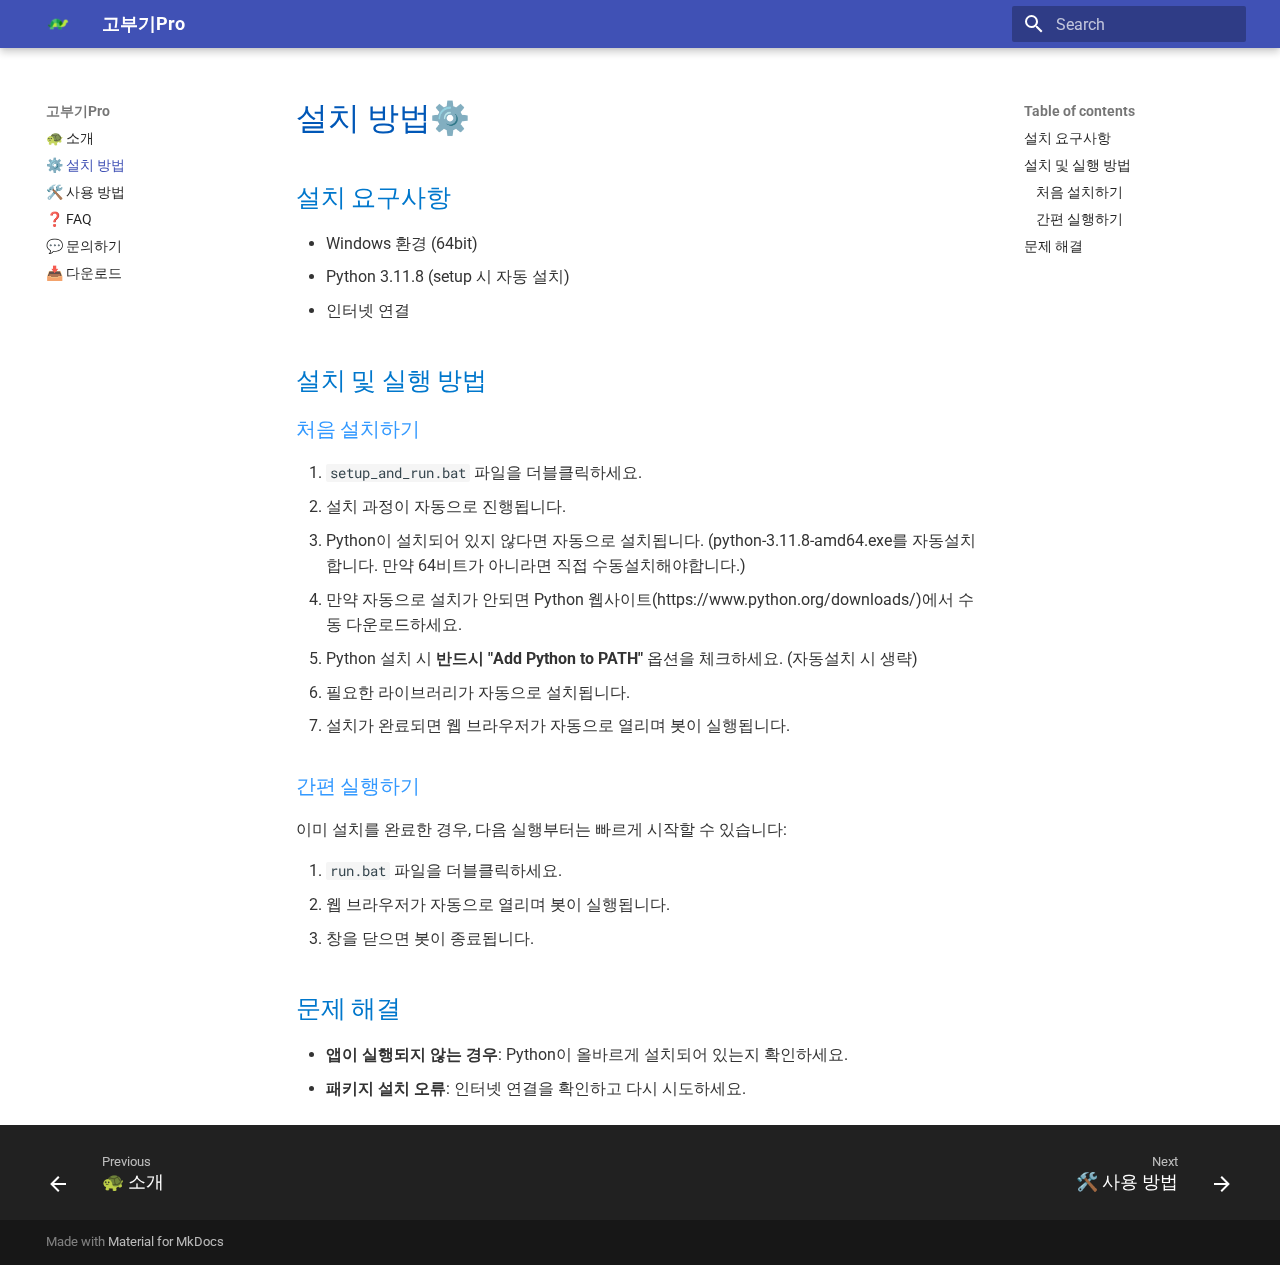
<file: installation/index.html>
<!doctype html>
<html lang="en" class="no-js">
  <head>
    
      <meta charset="utf-8">
      <meta name="viewport" content="width=device-width,initial-scale=1">
      
      
      
      
        <link rel="prev" href="..">
      
      
        <link rel="next" href="../usage/">
      
      
      <link rel="icon" href="../images/favicon.png">
      <meta name="generator" content="mkdocs-1.6.1, mkdocs-material-9.6.12">
    
    
      
        <title>⚙️ 설치 방법 - 고부기Pro</title>
      
    
    
      <link rel="stylesheet" href="../assets/stylesheets/main.2afb09e1.min.css">
      
      


    
    
      
    
    
      
        
        
        <link rel="preconnect" href="https://fonts.gstatic.com" crossorigin>
        <link rel="stylesheet" href="https://fonts.googleapis.com/css?family=Roboto:300,300i,400,400i,700,700i%7CRoboto+Mono:400,400i,700,700i&display=fallback">
        <style>:root{--md-text-font:"Roboto";--md-code-font:"Roboto Mono"}</style>
      
    
    
      <link rel="stylesheet" href="../css/custom.css">
    
    <script>__md_scope=new URL("..",location),__md_hash=e=>[...e].reduce(((e,_)=>(e<<5)-e+_.charCodeAt(0)),0),__md_get=(e,_=localStorage,t=__md_scope)=>JSON.parse(_.getItem(t.pathname+"."+e)),__md_set=(e,_,t=localStorage,a=__md_scope)=>{try{t.setItem(a.pathname+"."+e,JSON.stringify(_))}catch(e){}}</script>
    
      

    
    
    
  </head>
  
  
    <body dir="ltr">
  
    
    <input class="md-toggle" data-md-toggle="drawer" type="checkbox" id="__drawer" autocomplete="off">
    <input class="md-toggle" data-md-toggle="search" type="checkbox" id="__search" autocomplete="off">
    <label class="md-overlay" for="__drawer"></label>
    <div data-md-component="skip">
      
        
        <a href="#_1" class="md-skip">
          Skip to content
        </a>
      
    </div>
    <div data-md-component="announce">
      
    </div>
    
    
      

  

<header class="md-header md-header--shadow" data-md-component="header">
  <nav class="md-header__inner md-grid" aria-label="Header">
    <a href=".." title="고부기Pro" class="md-header__button md-logo" aria-label="고부기Pro" data-md-component="logo">
      
  <img src="../images/logo.png" alt="logo">

    </a>
    <label class="md-header__button md-icon" for="__drawer">
      
      <svg xmlns="http://www.w3.org/2000/svg" viewBox="0 0 24 24"><path d="M3 6h18v2H3zm0 5h18v2H3zm0 5h18v2H3z"/></svg>
    </label>
    <div class="md-header__title" data-md-component="header-title">
      <div class="md-header__ellipsis">
        <div class="md-header__topic">
          <span class="md-ellipsis">
            고부기Pro
          </span>
        </div>
        <div class="md-header__topic" data-md-component="header-topic">
          <span class="md-ellipsis">
            
              ⚙️ 설치 방법
            
          </span>
        </div>
      </div>
    </div>
    
    
      <script>var palette=__md_get("__palette");if(palette&&palette.color){if("(prefers-color-scheme)"===palette.color.media){var media=matchMedia("(prefers-color-scheme: light)"),input=document.querySelector(media.matches?"[data-md-color-media='(prefers-color-scheme: light)']":"[data-md-color-media='(prefers-color-scheme: dark)']");palette.color.media=input.getAttribute("data-md-color-media"),palette.color.scheme=input.getAttribute("data-md-color-scheme"),palette.color.primary=input.getAttribute("data-md-color-primary"),palette.color.accent=input.getAttribute("data-md-color-accent")}for(var[key,value]of Object.entries(palette.color))document.body.setAttribute("data-md-color-"+key,value)}</script>
    
    
    
      
      
        <label class="md-header__button md-icon" for="__search">
          
          <svg xmlns="http://www.w3.org/2000/svg" viewBox="0 0 24 24"><path d="M9.5 3A6.5 6.5 0 0 1 16 9.5c0 1.61-.59 3.09-1.56 4.23l.27.27h.79l5 5-1.5 1.5-5-5v-.79l-.27-.27A6.52 6.52 0 0 1 9.5 16 6.5 6.5 0 0 1 3 9.5 6.5 6.5 0 0 1 9.5 3m0 2C7 5 5 7 5 9.5S7 14 9.5 14 14 12 14 9.5 12 5 9.5 5"/></svg>
        </label>
        <div class="md-search" data-md-component="search" role="dialog">
  <label class="md-search__overlay" for="__search"></label>
  <div class="md-search__inner" role="search">
    <form class="md-search__form" name="search">
      <input type="text" class="md-search__input" name="query" aria-label="Search" placeholder="Search" autocapitalize="off" autocorrect="off" autocomplete="off" spellcheck="false" data-md-component="search-query" required>
      <label class="md-search__icon md-icon" for="__search">
        
        <svg xmlns="http://www.w3.org/2000/svg" viewBox="0 0 24 24"><path d="M9.5 3A6.5 6.5 0 0 1 16 9.5c0 1.61-.59 3.09-1.56 4.23l.27.27h.79l5 5-1.5 1.5-5-5v-.79l-.27-.27A6.52 6.52 0 0 1 9.5 16 6.5 6.5 0 0 1 3 9.5 6.5 6.5 0 0 1 9.5 3m0 2C7 5 5 7 5 9.5S7 14 9.5 14 14 12 14 9.5 12 5 9.5 5"/></svg>
        
        <svg xmlns="http://www.w3.org/2000/svg" viewBox="0 0 24 24"><path d="M20 11v2H8l5.5 5.5-1.42 1.42L4.16 12l7.92-7.92L13.5 5.5 8 11z"/></svg>
      </label>
      <nav class="md-search__options" aria-label="Search">
        
        <button type="reset" class="md-search__icon md-icon" title="Clear" aria-label="Clear" tabindex="-1">
          
          <svg xmlns="http://www.w3.org/2000/svg" viewBox="0 0 24 24"><path d="M19 6.41 17.59 5 12 10.59 6.41 5 5 6.41 10.59 12 5 17.59 6.41 19 12 13.41 17.59 19 19 17.59 13.41 12z"/></svg>
        </button>
      </nav>
      
    </form>
    <div class="md-search__output">
      <div class="md-search__scrollwrap" tabindex="0" data-md-scrollfix>
        <div class="md-search-result" data-md-component="search-result">
          <div class="md-search-result__meta">
            Initializing search
          </div>
          <ol class="md-search-result__list" role="presentation"></ol>
        </div>
      </div>
    </div>
  </div>
</div>
      
    
    
  </nav>
  
</header>
    
    <div class="md-container" data-md-component="container">
      
      
        
          
        
      
      <main class="md-main" data-md-component="main">
        <div class="md-main__inner md-grid">
          
            
              
              <div class="md-sidebar md-sidebar--primary" data-md-component="sidebar" data-md-type="navigation" >
                <div class="md-sidebar__scrollwrap">
                  <div class="md-sidebar__inner">
                    



<nav class="md-nav md-nav--primary" aria-label="Navigation" data-md-level="0">
  <label class="md-nav__title" for="__drawer">
    <a href=".." title="고부기Pro" class="md-nav__button md-logo" aria-label="고부기Pro" data-md-component="logo">
      
  <img src="../images/logo.png" alt="logo">

    </a>
    고부기Pro
  </label>
  
  <ul class="md-nav__list" data-md-scrollfix>
    
      
      
  
  
  
  
    <li class="md-nav__item">
      <a href=".." class="md-nav__link">
        
  
  
  <span class="md-ellipsis">
    🐢 소개
    
  </span>
  

      </a>
    </li>
  

    
      
      
  
  
    
  
  
  
    <li class="md-nav__item md-nav__item--active">
      
      <input class="md-nav__toggle md-toggle" type="checkbox" id="__toc">
      
      
        
      
      
        <label class="md-nav__link md-nav__link--active" for="__toc">
          
  
  
  <span class="md-ellipsis">
    ⚙️ 설치 방법
    
  </span>
  

          <span class="md-nav__icon md-icon"></span>
        </label>
      
      <a href="./" class="md-nav__link md-nav__link--active">
        
  
  
  <span class="md-ellipsis">
    ⚙️ 설치 방법
    
  </span>
  

      </a>
      
        

<nav class="md-nav md-nav--secondary" aria-label="Table of contents">
  
  
  
    
  
  
    <label class="md-nav__title" for="__toc">
      <span class="md-nav__icon md-icon"></span>
      Table of contents
    </label>
    <ul class="md-nav__list" data-md-component="toc" data-md-scrollfix>
      
        <li class="md-nav__item">
  <a href="#_2" class="md-nav__link">
    <span class="md-ellipsis">
      설치 요구사항
    </span>
  </a>
  
</li>
      
        <li class="md-nav__item">
  <a href="#_3" class="md-nav__link">
    <span class="md-ellipsis">
      설치 및 실행 방법
    </span>
  </a>
  
    <nav class="md-nav" aria-label="설치 및 실행 방법">
      <ul class="md-nav__list">
        
          <li class="md-nav__item">
  <a href="#_4" class="md-nav__link">
    <span class="md-ellipsis">
      처음 설치하기
    </span>
  </a>
  
</li>
        
          <li class="md-nav__item">
  <a href="#_5" class="md-nav__link">
    <span class="md-ellipsis">
      간편 실행하기
    </span>
  </a>
  
</li>
        
      </ul>
    </nav>
  
</li>
      
        <li class="md-nav__item">
  <a href="#_6" class="md-nav__link">
    <span class="md-ellipsis">
      문제 해결
    </span>
  </a>
  
</li>
      
    </ul>
  
</nav>
      
    </li>
  

    
      
      
  
  
  
  
    <li class="md-nav__item">
      <a href="../usage/" class="md-nav__link">
        
  
  
  <span class="md-ellipsis">
    🛠️ 사용 방법
    
  </span>
  

      </a>
    </li>
  

    
      
      
  
  
  
  
    <li class="md-nav__item">
      <a href="../faq/" class="md-nav__link">
        
  
  
  <span class="md-ellipsis">
    ❓ FAQ
    
  </span>
  

      </a>
    </li>
  

    
      
      
  
  
  
  
    <li class="md-nav__item">
      <a href="../contact/" class="md-nav__link">
        
  
  
  <span class="md-ellipsis">
    💬 문의하기
    
  </span>
  

      </a>
    </li>
  

    
      
      
  
  
  
  
    <li class="md-nav__item">
      <a href="../download/" class="md-nav__link">
        
  
  
  <span class="md-ellipsis">
    📥 다운로드
    
  </span>
  

      </a>
    </li>
  

    
  </ul>
</nav>
                  </div>
                </div>
              </div>
            
            
              
              <div class="md-sidebar md-sidebar--secondary" data-md-component="sidebar" data-md-type="toc" >
                <div class="md-sidebar__scrollwrap">
                  <div class="md-sidebar__inner">
                    

<nav class="md-nav md-nav--secondary" aria-label="Table of contents">
  
  
  
    
  
  
    <label class="md-nav__title" for="__toc">
      <span class="md-nav__icon md-icon"></span>
      Table of contents
    </label>
    <ul class="md-nav__list" data-md-component="toc" data-md-scrollfix>
      
        <li class="md-nav__item">
  <a href="#_2" class="md-nav__link">
    <span class="md-ellipsis">
      설치 요구사항
    </span>
  </a>
  
</li>
      
        <li class="md-nav__item">
  <a href="#_3" class="md-nav__link">
    <span class="md-ellipsis">
      설치 및 실행 방법
    </span>
  </a>
  
    <nav class="md-nav" aria-label="설치 및 실행 방법">
      <ul class="md-nav__list">
        
          <li class="md-nav__item">
  <a href="#_4" class="md-nav__link">
    <span class="md-ellipsis">
      처음 설치하기
    </span>
  </a>
  
</li>
        
          <li class="md-nav__item">
  <a href="#_5" class="md-nav__link">
    <span class="md-ellipsis">
      간편 실행하기
    </span>
  </a>
  
</li>
        
      </ul>
    </nav>
  
</li>
      
        <li class="md-nav__item">
  <a href="#_6" class="md-nav__link">
    <span class="md-ellipsis">
      문제 해결
    </span>
  </a>
  
</li>
      
    </ul>
  
</nav>
                  </div>
                </div>
              </div>
            
          
          
            <div class="md-content" data-md-component="content">
              <article class="md-content__inner md-typeset">
                
                  



<h1 id="_1">설치 방법⚙️</h1>
<h2 id="_2">설치 요구사항</h2>
<ul>
<li>Windows 환경 (64bit)</li>
<li>Python 3.11.8 (setup 시 자동 설치)</li>
<li>인터넷 연결</li>
</ul>
<h2 id="_3">설치 및 실행 방법</h2>
<h3 id="_4">처음 설치하기</h3>
<ol>
<li><code>setup_and_run.bat</code> 파일을 더블클릭하세요.</li>
<li>설치 과정이 자동으로 진행됩니다.</li>
<li>Python이 설치되어 있지 않다면 자동으로 설치됩니다. (python-3.11.8-amd64.exe를 자동설치합니다. 만약 64비트가 아니라면 직접 수동설치해야합니다.)</li>
<li>만약 자동으로 설치가 안되면 Python 웹사이트(https://www.python.org/downloads/)에서 수동 다운로드하세요.</li>
<li>Python 설치 시 <strong>반드시 "Add Python to PATH"</strong> 옵션을 체크하세요. (자동설치 시 생략)</li>
<li>필요한 라이브러리가 자동으로 설치됩니다.</li>
<li>설치가 완료되면 웹 브라우저가 자동으로 열리며 봇이 실행됩니다.</li>
</ol>
<h3 id="_5">간편 실행하기</h3>
<p>이미 설치를 완료한 경우, 다음 실행부터는 빠르게 시작할 수 있습니다:</p>
<ol>
<li><code>run.bat</code> 파일을 더블클릭하세요.</li>
<li>웹 브라우저가 자동으로 열리며 봇이 실행됩니다.</li>
<li>창을 닫으면 봇이 종료됩니다.</li>
</ol>
<h2 id="_6">문제 해결</h2>
<ul>
<li><strong>앱이 실행되지 않는 경우</strong>: Python이 올바르게 설치되어 있는지 확인하세요.</li>
<li><strong>패키지 설치 오류</strong>: 인터넷 연결을 확인하고 다시 시도하세요.</li>
</ul>












                
              </article>
            </div>
          
          
<script>var target=document.getElementById(location.hash.slice(1));target&&target.name&&(target.checked=target.name.startsWith("__tabbed_"))</script>
        </div>
        
      </main>
      
        <footer class="md-footer">
  
    
      
      <nav class="md-footer__inner md-grid" aria-label="Footer" >
        
          
          <a href=".." class="md-footer__link md-footer__link--prev" aria-label="Previous: 🐢 소개">
            <div class="md-footer__button md-icon">
              
              <svg xmlns="http://www.w3.org/2000/svg" viewBox="0 0 24 24"><path d="M20 11v2H8l5.5 5.5-1.42 1.42L4.16 12l7.92-7.92L13.5 5.5 8 11z"/></svg>
            </div>
            <div class="md-footer__title">
              <span class="md-footer__direction">
                Previous
              </span>
              <div class="md-ellipsis">
                🐢 소개
              </div>
            </div>
          </a>
        
        
          
          <a href="../usage/" class="md-footer__link md-footer__link--next" aria-label="Next: 🛠️ 사용 방법">
            <div class="md-footer__title">
              <span class="md-footer__direction">
                Next
              </span>
              <div class="md-ellipsis">
                🛠️ 사용 방법
              </div>
            </div>
            <div class="md-footer__button md-icon">
              
              <svg xmlns="http://www.w3.org/2000/svg" viewBox="0 0 24 24"><path d="M4 11v2h12l-5.5 5.5 1.42 1.42L19.84 12l-7.92-7.92L10.5 5.5 16 11z"/></svg>
            </div>
          </a>
        
      </nav>
    
  
  <div class="md-footer-meta md-typeset">
    <div class="md-footer-meta__inner md-grid">
      <div class="md-copyright">
  
  
    Made with
    <a href="https://squidfunk.github.io/mkdocs-material/" target="_blank" rel="noopener">
      Material for MkDocs
    </a>
  
</div>
      
    </div>
  </div>
</footer>
      
    </div>
    <div class="md-dialog" data-md-component="dialog">
      <div class="md-dialog__inner md-typeset"></div>
    </div>
    
    
    
      
      <script id="__config" type="application/json">{"base": "..", "features": ["navigation.footer"], "search": "../assets/javascripts/workers/search.f8cc74c7.min.js", "tags": null, "translations": {"clipboard.copied": "Copied to clipboard", "clipboard.copy": "Copy to clipboard", "search.result.more.one": "1 more on this page", "search.result.more.other": "# more on this page", "search.result.none": "No matching documents", "search.result.one": "1 matching document", "search.result.other": "# matching documents", "search.result.placeholder": "Type to start searching", "search.result.term.missing": "Missing", "select.version": "Select version"}, "version": null}</script>
    
    
      <script src="../assets/javascripts/bundle.c8b220af.min.js"></script>
      
    
  </body>
</html>
</file>
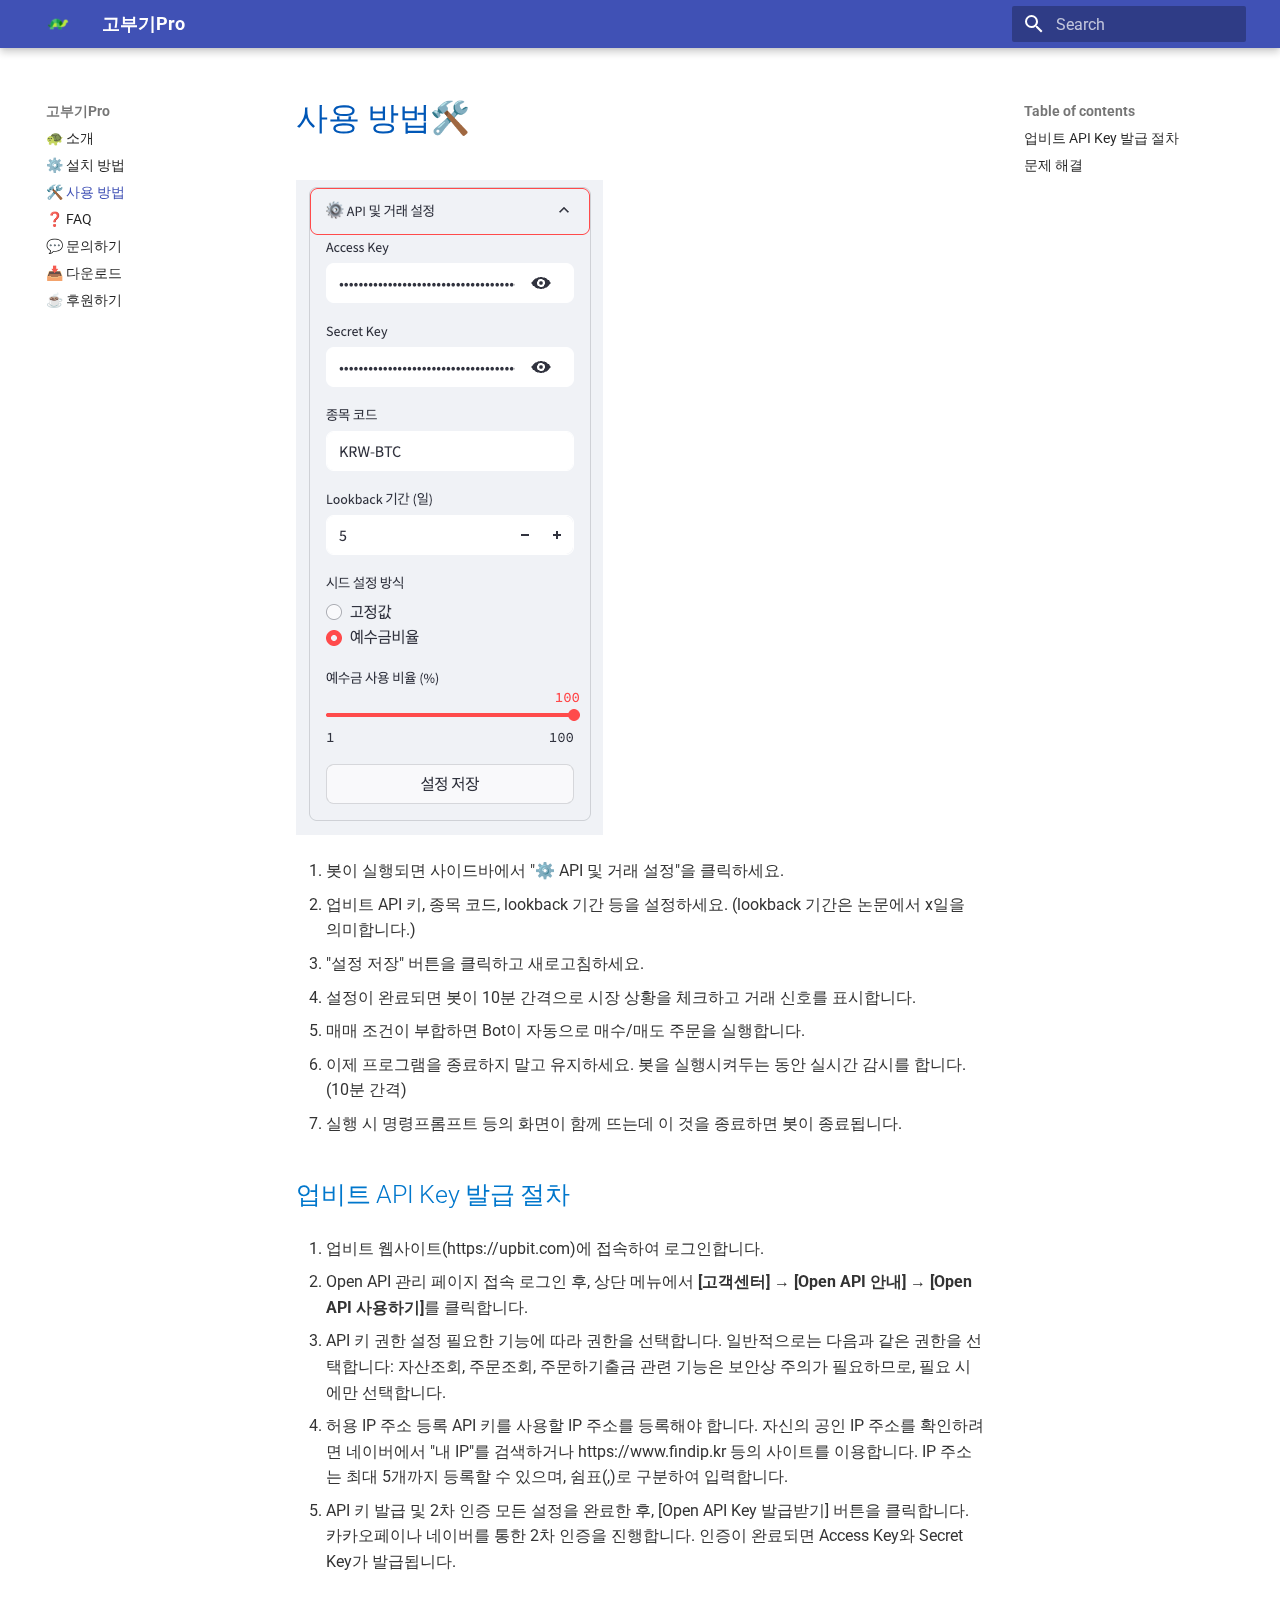
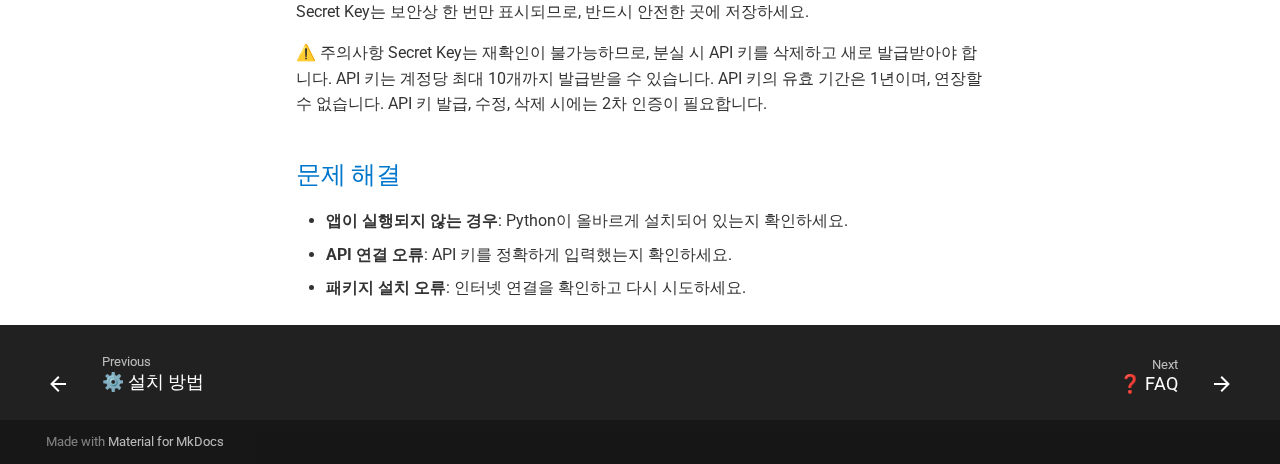
<file: usage/index.html>
<!doctype html>
<html lang="en" class="no-js">
  <head>
    
      <meta charset="utf-8">
      <meta name="viewport" content="width=device-width,initial-scale=1">
      
      
      
      
        <link rel="prev" href="../installation/">
      
      
        <link rel="next" href="../faq/">
      
      
      <link rel="icon" href="../images/favicon.png">
      <meta name="generator" content="mkdocs-1.6.1, mkdocs-material-9.6.12">
    
    
      
        <title>🛠️ 사용 방법 - 고부기Pro</title>
      
    
    
      <link rel="stylesheet" href="../assets/stylesheets/main.2afb09e1.min.css">
      
      


    
    
      
    
    
      
        
        
        <link rel="preconnect" href="https://fonts.gstatic.com" crossorigin>
        <link rel="stylesheet" href="https://fonts.googleapis.com/css?family=Roboto:300,300i,400,400i,700,700i%7CRoboto+Mono:400,400i,700,700i&display=fallback">
        <style>:root{--md-text-font:"Roboto";--md-code-font:"Roboto Mono"}</style>
      
    
    
      <link rel="stylesheet" href="../css/custom.css">
    
    <script>__md_scope=new URL("..",location),__md_hash=e=>[...e].reduce(((e,_)=>(e<<5)-e+_.charCodeAt(0)),0),__md_get=(e,_=localStorage,t=__md_scope)=>JSON.parse(_.getItem(t.pathname+"."+e)),__md_set=(e,_,t=localStorage,a=__md_scope)=>{try{t.setItem(a.pathname+"."+e,JSON.stringify(_))}catch(e){}}</script>
    
      

    
    
    
  </head>
  
  
    <body dir="ltr">
  
    
    <input class="md-toggle" data-md-toggle="drawer" type="checkbox" id="__drawer" autocomplete="off">
    <input class="md-toggle" data-md-toggle="search" type="checkbox" id="__search" autocomplete="off">
    <label class="md-overlay" for="__drawer"></label>
    <div data-md-component="skip">
      
        
        <a href="#_1" class="md-skip">
          Skip to content
        </a>
      
    </div>
    <div data-md-component="announce">
      
    </div>
    
    
      

  

<header class="md-header md-header--shadow" data-md-component="header">
  <nav class="md-header__inner md-grid" aria-label="Header">
    <a href=".." title="고부기Pro" class="md-header__button md-logo" aria-label="고부기Pro" data-md-component="logo">
      
  <img src="../images/logo.png" alt="logo">

    </a>
    <label class="md-header__button md-icon" for="__drawer">
      
      <svg xmlns="http://www.w3.org/2000/svg" viewBox="0 0 24 24"><path d="M3 6h18v2H3zm0 5h18v2H3zm0 5h18v2H3z"/></svg>
    </label>
    <div class="md-header__title" data-md-component="header-title">
      <div class="md-header__ellipsis">
        <div class="md-header__topic">
          <span class="md-ellipsis">
            고부기Pro
          </span>
        </div>
        <div class="md-header__topic" data-md-component="header-topic">
          <span class="md-ellipsis">
            
              🛠️ 사용 방법
            
          </span>
        </div>
      </div>
    </div>
    
    
      <script>var palette=__md_get("__palette");if(palette&&palette.color){if("(prefers-color-scheme)"===palette.color.media){var media=matchMedia("(prefers-color-scheme: light)"),input=document.querySelector(media.matches?"[data-md-color-media='(prefers-color-scheme: light)']":"[data-md-color-media='(prefers-color-scheme: dark)']");palette.color.media=input.getAttribute("data-md-color-media"),palette.color.scheme=input.getAttribute("data-md-color-scheme"),palette.color.primary=input.getAttribute("data-md-color-primary"),palette.color.accent=input.getAttribute("data-md-color-accent")}for(var[key,value]of Object.entries(palette.color))document.body.setAttribute("data-md-color-"+key,value)}</script>
    
    
    
      
      
        <label class="md-header__button md-icon" for="__search">
          
          <svg xmlns="http://www.w3.org/2000/svg" viewBox="0 0 24 24"><path d="M9.5 3A6.5 6.5 0 0 1 16 9.5c0 1.61-.59 3.09-1.56 4.23l.27.27h.79l5 5-1.5 1.5-5-5v-.79l-.27-.27A6.52 6.52 0 0 1 9.5 16 6.5 6.5 0 0 1 3 9.5 6.5 6.5 0 0 1 9.5 3m0 2C7 5 5 7 5 9.5S7 14 9.5 14 14 12 14 9.5 12 5 9.5 5"/></svg>
        </label>
        <div class="md-search" data-md-component="search" role="dialog">
  <label class="md-search__overlay" for="__search"></label>
  <div class="md-search__inner" role="search">
    <form class="md-search__form" name="search">
      <input type="text" class="md-search__input" name="query" aria-label="Search" placeholder="Search" autocapitalize="off" autocorrect="off" autocomplete="off" spellcheck="false" data-md-component="search-query" required>
      <label class="md-search__icon md-icon" for="__search">
        
        <svg xmlns="http://www.w3.org/2000/svg" viewBox="0 0 24 24"><path d="M9.5 3A6.5 6.5 0 0 1 16 9.5c0 1.61-.59 3.09-1.56 4.23l.27.27h.79l5 5-1.5 1.5-5-5v-.79l-.27-.27A6.52 6.52 0 0 1 9.5 16 6.5 6.5 0 0 1 3 9.5 6.5 6.5 0 0 1 9.5 3m0 2C7 5 5 7 5 9.5S7 14 9.5 14 14 12 14 9.5 12 5 9.5 5"/></svg>
        
        <svg xmlns="http://www.w3.org/2000/svg" viewBox="0 0 24 24"><path d="M20 11v2H8l5.5 5.5-1.42 1.42L4.16 12l7.92-7.92L13.5 5.5 8 11z"/></svg>
      </label>
      <nav class="md-search__options" aria-label="Search">
        
        <button type="reset" class="md-search__icon md-icon" title="Clear" aria-label="Clear" tabindex="-1">
          
          <svg xmlns="http://www.w3.org/2000/svg" viewBox="0 0 24 24"><path d="M19 6.41 17.59 5 12 10.59 6.41 5 5 6.41 10.59 12 5 17.59 6.41 19 12 13.41 17.59 19 19 17.59 13.41 12z"/></svg>
        </button>
      </nav>
      
    </form>
    <div class="md-search__output">
      <div class="md-search__scrollwrap" tabindex="0" data-md-scrollfix>
        <div class="md-search-result" data-md-component="search-result">
          <div class="md-search-result__meta">
            Initializing search
          </div>
          <ol class="md-search-result__list" role="presentation"></ol>
        </div>
      </div>
    </div>
  </div>
</div>
      
    
    
  </nav>
  
</header>
    
    <div class="md-container" data-md-component="container">
      
      
        
          
        
      
      <main class="md-main" data-md-component="main">
        <div class="md-main__inner md-grid">
          
            
              
              <div class="md-sidebar md-sidebar--primary" data-md-component="sidebar" data-md-type="navigation" >
                <div class="md-sidebar__scrollwrap">
                  <div class="md-sidebar__inner">
                    



<nav class="md-nav md-nav--primary" aria-label="Navigation" data-md-level="0">
  <label class="md-nav__title" for="__drawer">
    <a href=".." title="고부기Pro" class="md-nav__button md-logo" aria-label="고부기Pro" data-md-component="logo">
      
  <img src="../images/logo.png" alt="logo">

    </a>
    고부기Pro
  </label>
  
  <ul class="md-nav__list" data-md-scrollfix>
    
      
      
  
  
  
  
    <li class="md-nav__item">
      <a href=".." class="md-nav__link">
        
  
  
  <span class="md-ellipsis">
    🐢 소개
    
  </span>
  

      </a>
    </li>
  

    
      
      
  
  
  
  
    <li class="md-nav__item">
      <a href="../installation/" class="md-nav__link">
        
  
  
  <span class="md-ellipsis">
    ⚙️ 설치 방법
    
  </span>
  

      </a>
    </li>
  

    
      
      
  
  
    
  
  
  
    <li class="md-nav__item md-nav__item--active">
      
      <input class="md-nav__toggle md-toggle" type="checkbox" id="__toc">
      
      
        
      
      
        <label class="md-nav__link md-nav__link--active" for="__toc">
          
  
  
  <span class="md-ellipsis">
    🛠️ 사용 방법
    
  </span>
  

          <span class="md-nav__icon md-icon"></span>
        </label>
      
      <a href="./" class="md-nav__link md-nav__link--active">
        
  
  
  <span class="md-ellipsis">
    🛠️ 사용 방법
    
  </span>
  

      </a>
      
        

<nav class="md-nav md-nav--secondary" aria-label="Table of contents">
  
  
  
    
  
  
    <label class="md-nav__title" for="__toc">
      <span class="md-nav__icon md-icon"></span>
      Table of contents
    </label>
    <ul class="md-nav__list" data-md-component="toc" data-md-scrollfix>
      
        <li class="md-nav__item">
  <a href="#api-key" class="md-nav__link">
    <span class="md-ellipsis">
      업비트 API Key 발급 절차
    </span>
  </a>
  
</li>
      
        <li class="md-nav__item">
  <a href="#_2" class="md-nav__link">
    <span class="md-ellipsis">
      문제 해결
    </span>
  </a>
  
</li>
      
    </ul>
  
</nav>
      
    </li>
  

    
      
      
  
  
  
  
    <li class="md-nav__item">
      <a href="../faq/" class="md-nav__link">
        
  
  
  <span class="md-ellipsis">
    ❓ FAQ
    
  </span>
  

      </a>
    </li>
  

    
      
      
  
  
  
  
    <li class="md-nav__item">
      <a href="../contact/" class="md-nav__link">
        
  
  
  <span class="md-ellipsis">
    💬 문의하기
    
  </span>
  

      </a>
    </li>
  

    
      
      
  
  
  
  
    <li class="md-nav__item">
      <a href="../download/" class="md-nav__link">
        
  
  
  <span class="md-ellipsis">
    📥 다운로드
    
  </span>
  

      </a>
    </li>
  

    
      
      
  
  
  
  
    <li class="md-nav__item">
      <a href="../donate/" class="md-nav__link">
        
  
  
  <span class="md-ellipsis">
    ☕ 후원하기
    
  </span>
  

      </a>
    </li>
  

    
  </ul>
</nav>
                  </div>
                </div>
              </div>
            
            
              
              <div class="md-sidebar md-sidebar--secondary" data-md-component="sidebar" data-md-type="toc" >
                <div class="md-sidebar__scrollwrap">
                  <div class="md-sidebar__inner">
                    

<nav class="md-nav md-nav--secondary" aria-label="Table of contents">
  
  
  
    
  
  
    <label class="md-nav__title" for="__toc">
      <span class="md-nav__icon md-icon"></span>
      Table of contents
    </label>
    <ul class="md-nav__list" data-md-component="toc" data-md-scrollfix>
      
        <li class="md-nav__item">
  <a href="#api-key" class="md-nav__link">
    <span class="md-ellipsis">
      업비트 API Key 발급 절차
    </span>
  </a>
  
</li>
      
        <li class="md-nav__item">
  <a href="#_2" class="md-nav__link">
    <span class="md-ellipsis">
      문제 해결
    </span>
  </a>
  
</li>
      
    </ul>
  
</nav>
                  </div>
                </div>
              </div>
            
          
          
            <div class="md-content" data-md-component="content">
              <article class="md-content__inner md-typeset">
                
                  



<h1 id="_1">사용 방법🛠️</h1>
<p><img alt="설정스샷" src="../images/setting_ex.png" /></p>
<ol>
<li>봇이 실행되면 사이드바에서 "⚙️ API 및 거래 설정"을 클릭하세요.</li>
<li>업비트 API 키, 종목 코드, lookback 기간 등을 설정하세요. (lookback 기간은 논문에서 x일을 의미합니다.)</li>
<li>"설정 저장" 버튼을 클릭하고 새로고침하세요.</li>
<li>설정이 완료되면 봇이 10분 간격으로 시장 상황을 체크하고 거래 신호를 표시합니다.</li>
<li>매매 조건이 부합하면 Bot이 자동으로 매수/매도 주문을 실행합니다.</li>
<li>이제 프로그램을 종료하지 말고 유지하세요. 봇을 실행시켜두는 동안 실시간 감시를 합니다. (10분 간격)</li>
<li>실행 시 명령프롬프트 등의 화면이 함께 뜨는데 이 것을 종료하면 봇이 종료됩니다.</li>
</ol>
<h2 id="api-key">업비트 API Key 발급 절차</h2>
<ol>
<li>
<p>업비트 웹사이트(https://upbit.com)에 접속하여 로그인합니다.</p>
</li>
<li>
<p>Open API 관리 페이지 접속
로그인 후, 상단 메뉴에서 <strong>[고객센터] → [Open API 안내] → [Open API 사용하기]</strong>를 클릭합니다. ​</p>
</li>
<li>
<p>API 키 권한 설정
필요한 기능에 따라 권한을 선택합니다. 일반적으로는 다음과 같은 권한을 선택합니다: 자산조회, 주문조회, 주문하기​
출금 관련 기능은 보안상 주의가 필요하므로, 필요 시에만 선택합니다.​</p>
</li>
<li>
<p>허용 IP 주소 등록
API 키를 사용할 IP 주소를 등록해야 합니다.
자신의 공인 IP 주소를 확인하려면 네이버에서 "내 IP"를 검색하거나 https://www.findip.kr 등의 사이트를 이용합니다.
IP 주소는 최대 5개까지 등록할 수 있으며, 쉼표(,)로 구분하여 입력합니다.​</p>
</li>
<li>
<p>API 키 발급 및 2차 인증
모든 설정을 완료한 후, [Open API Key 발급받기] 버튼을 클릭합니다.
카카오페이나 네이버를 통한 2차 인증을 진행합니다.
인증이 완료되면 Access Key와 Secret Key가 발급됩니다.</p>
</li>
</ol>
<p>Secret Key는 보안상 한 번만 표시되므로, 반드시 안전한 곳에 저장하세요. ​</p>
<p>⚠️ 주의사항
Secret Key는 재확인이 불가능하므로, 분실 시 API 키를 삭제하고 새로 발급받아야 합니다.
API 키는 계정당 최대 10개까지 발급받을 수 있습니다.
API 키의 유효 기간은 1년이며, 연장할 수 없습니다.
API 키 발급, 수정, 삭제 시에는 2차 인증이 필요합니다.​</p>
<h2 id="_2">문제 해결</h2>
<ul>
<li><strong>앱이 실행되지 않는 경우</strong>: Python이 올바르게 설치되어 있는지 확인하세요.</li>
<li><strong>API 연결 오류</strong>: API 키를 정확하게 입력했는지 확인하세요.</li>
<li><strong>패키지 설치 오류</strong>: 인터넷 연결을 확인하고 다시 시도하세요.</li>
</ul>












                
              </article>
            </div>
          
          
<script>var target=document.getElementById(location.hash.slice(1));target&&target.name&&(target.checked=target.name.startsWith("__tabbed_"))</script>
        </div>
        
      </main>
      
        <footer class="md-footer">
  
    
      
      <nav class="md-footer__inner md-grid" aria-label="Footer" >
        
          
          <a href="../installation/" class="md-footer__link md-footer__link--prev" aria-label="Previous: ⚙️ 설치 방법">
            <div class="md-footer__button md-icon">
              
              <svg xmlns="http://www.w3.org/2000/svg" viewBox="0 0 24 24"><path d="M20 11v2H8l5.5 5.5-1.42 1.42L4.16 12l7.92-7.92L13.5 5.5 8 11z"/></svg>
            </div>
            <div class="md-footer__title">
              <span class="md-footer__direction">
                Previous
              </span>
              <div class="md-ellipsis">
                ⚙️ 설치 방법
              </div>
            </div>
          </a>
        
        
          
          <a href="../faq/" class="md-footer__link md-footer__link--next" aria-label="Next: ❓ FAQ">
            <div class="md-footer__title">
              <span class="md-footer__direction">
                Next
              </span>
              <div class="md-ellipsis">
                ❓ FAQ
              </div>
            </div>
            <div class="md-footer__button md-icon">
              
              <svg xmlns="http://www.w3.org/2000/svg" viewBox="0 0 24 24"><path d="M4 11v2h12l-5.5 5.5 1.42 1.42L19.84 12l-7.92-7.92L10.5 5.5 16 11z"/></svg>
            </div>
          </a>
        
      </nav>
    
  
  <div class="md-footer-meta md-typeset">
    <div class="md-footer-meta__inner md-grid">
      <div class="md-copyright">
  
  
    Made with
    <a href="https://squidfunk.github.io/mkdocs-material/" target="_blank" rel="noopener">
      Material for MkDocs
    </a>
  
</div>
      
    </div>
  </div>
</footer>
      
    </div>
    <div class="md-dialog" data-md-component="dialog">
      <div class="md-dialog__inner md-typeset"></div>
    </div>
    
    
    
      
      <script id="__config" type="application/json">{"base": "..", "features": ["navigation.footer"], "search": "../assets/javascripts/workers/search.f8cc74c7.min.js", "tags": null, "translations": {"clipboard.copied": "Copied to clipboard", "clipboard.copy": "Copy to clipboard", "search.result.more.one": "1 more on this page", "search.result.more.other": "# more on this page", "search.result.none": "No matching documents", "search.result.one": "1 matching document", "search.result.other": "# matching documents", "search.result.placeholder": "Type to start searching", "search.result.term.missing": "Missing", "select.version": "Select version"}, "version": null}</script>
    
    
      <script src="../assets/javascripts/bundle.c8b220af.min.js"></script>
      
    
  </body>
</html>
</file>
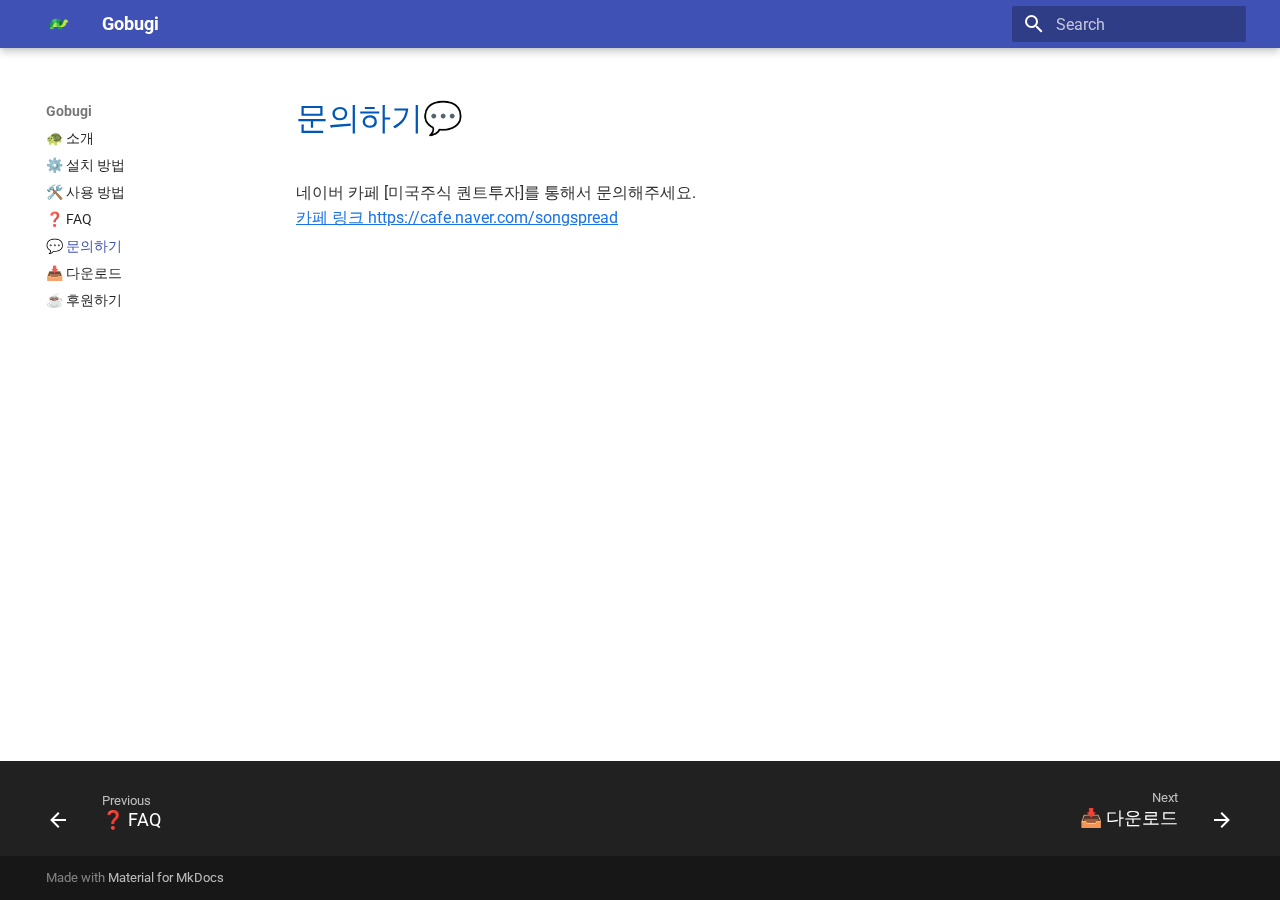
<file: contact.html>
<!doctype html>
<html lang="en" class="no-js">
  <head>
    
      <meta charset="utf-8">
      <meta name="viewport" content="width=device-width,initial-scale=1">
      
      
      
        <link rel="canonical" href="https://www.gobugibot.pro/contact.html">
      
      
        <link rel="prev" href="faq.html">
      
      
        <link rel="next" href="download.html">
      
      
      <link rel="icon" href="images/favicon.png">
      <meta name="generator" content="mkdocs-1.6.1, mkdocs-material-9.6.12">
    
    
      
        <title>💬 문의하기 - Gobugi</title>
      
    
    
      <link rel="stylesheet" href="assets/stylesheets/main.2afb09e1.min.css">
      
      


    
    
      
    
    
      
        
        
        <link rel="preconnect" href="https://fonts.gstatic.com" crossorigin>
        <link rel="stylesheet" href="https://fonts.googleapis.com/css?family=Roboto:300,300i,400,400i,700,700i%7CRoboto+Mono:400,400i,700,700i&display=fallback">
        <style>:root{--md-text-font:"Roboto";--md-code-font:"Roboto Mono"}</style>
      
    
    
      <link rel="stylesheet" href="css/custom.css">
    
    <script>__md_scope=new URL(".",location),__md_hash=e=>[...e].reduce(((e,_)=>(e<<5)-e+_.charCodeAt(0)),0),__md_get=(e,_=localStorage,t=__md_scope)=>JSON.parse(_.getItem(t.pathname+"."+e)),__md_set=(e,_,t=localStorage,a=__md_scope)=>{try{t.setItem(a.pathname+"."+e,JSON.stringify(_))}catch(e){}}</script>
    
      

    
    
    
  </head>
  
  
    <body dir="ltr">
  
    
    <input class="md-toggle" data-md-toggle="drawer" type="checkbox" id="__drawer" autocomplete="off">
    <input class="md-toggle" data-md-toggle="search" type="checkbox" id="__search" autocomplete="off">
    <label class="md-overlay" for="__drawer"></label>
    <div data-md-component="skip">
      
        
        <a href="#_1" class="md-skip">
          Skip to content
        </a>
      
    </div>
    <div data-md-component="announce">
      
    </div>
    
    
      

  

<header class="md-header md-header--shadow" data-md-component="header">
  <nav class="md-header__inner md-grid" aria-label="Header">
    <a href="index.html" title="Gobugi" class="md-header__button md-logo" aria-label="Gobugi" data-md-component="logo">
      
  <img src="images/logo.png" alt="logo">

    </a>
    <label class="md-header__button md-icon" for="__drawer">
      
      <svg xmlns="http://www.w3.org/2000/svg" viewBox="0 0 24 24"><path d="M3 6h18v2H3zm0 5h18v2H3zm0 5h18v2H3z"/></svg>
    </label>
    <div class="md-header__title" data-md-component="header-title">
      <div class="md-header__ellipsis">
        <div class="md-header__topic">
          <span class="md-ellipsis">
            Gobugi
          </span>
        </div>
        <div class="md-header__topic" data-md-component="header-topic">
          <span class="md-ellipsis">
            
              💬 문의하기
            
          </span>
        </div>
      </div>
    </div>
    
    
      <script>var palette=__md_get("__palette");if(palette&&palette.color){if("(prefers-color-scheme)"===palette.color.media){var media=matchMedia("(prefers-color-scheme: light)"),input=document.querySelector(media.matches?"[data-md-color-media='(prefers-color-scheme: light)']":"[data-md-color-media='(prefers-color-scheme: dark)']");palette.color.media=input.getAttribute("data-md-color-media"),palette.color.scheme=input.getAttribute("data-md-color-scheme"),palette.color.primary=input.getAttribute("data-md-color-primary"),palette.color.accent=input.getAttribute("data-md-color-accent")}for(var[key,value]of Object.entries(palette.color))document.body.setAttribute("data-md-color-"+key,value)}</script>
    
    
    
      
      
        <label class="md-header__button md-icon" for="__search">
          
          <svg xmlns="http://www.w3.org/2000/svg" viewBox="0 0 24 24"><path d="M9.5 3A6.5 6.5 0 0 1 16 9.5c0 1.61-.59 3.09-1.56 4.23l.27.27h.79l5 5-1.5 1.5-5-5v-.79l-.27-.27A6.52 6.52 0 0 1 9.5 16 6.5 6.5 0 0 1 3 9.5 6.5 6.5 0 0 1 9.5 3m0 2C7 5 5 7 5 9.5S7 14 9.5 14 14 12 14 9.5 12 5 9.5 5"/></svg>
        </label>
        <div class="md-search" data-md-component="search" role="dialog">
  <label class="md-search__overlay" for="__search"></label>
  <div class="md-search__inner" role="search">
    <form class="md-search__form" name="search">
      <input type="text" class="md-search__input" name="query" aria-label="Search" placeholder="Search" autocapitalize="off" autocorrect="off" autocomplete="off" spellcheck="false" data-md-component="search-query" required>
      <label class="md-search__icon md-icon" for="__search">
        
        <svg xmlns="http://www.w3.org/2000/svg" viewBox="0 0 24 24"><path d="M9.5 3A6.5 6.5 0 0 1 16 9.5c0 1.61-.59 3.09-1.56 4.23l.27.27h.79l5 5-1.5 1.5-5-5v-.79l-.27-.27A6.52 6.52 0 0 1 9.5 16 6.5 6.5 0 0 1 3 9.5 6.5 6.5 0 0 1 9.5 3m0 2C7 5 5 7 5 9.5S7 14 9.5 14 14 12 14 9.5 12 5 9.5 5"/></svg>
        
        <svg xmlns="http://www.w3.org/2000/svg" viewBox="0 0 24 24"><path d="M20 11v2H8l5.5 5.5-1.42 1.42L4.16 12l7.92-7.92L13.5 5.5 8 11z"/></svg>
      </label>
      <nav class="md-search__options" aria-label="Search">
        
        <button type="reset" class="md-search__icon md-icon" title="Clear" aria-label="Clear" tabindex="-1">
          
          <svg xmlns="http://www.w3.org/2000/svg" viewBox="0 0 24 24"><path d="M19 6.41 17.59 5 12 10.59 6.41 5 5 6.41 10.59 12 5 17.59 6.41 19 12 13.41 17.59 19 19 17.59 13.41 12z"/></svg>
        </button>
      </nav>
      
    </form>
    <div class="md-search__output">
      <div class="md-search__scrollwrap" tabindex="0" data-md-scrollfix>
        <div class="md-search-result" data-md-component="search-result">
          <div class="md-search-result__meta">
            Initializing search
          </div>
          <ol class="md-search-result__list" role="presentation"></ol>
        </div>
      </div>
    </div>
  </div>
</div>
      
    
    
  </nav>
  
</header>
    
    <div class="md-container" data-md-component="container">
      
      
        
          
        
      
      <main class="md-main" data-md-component="main">
        <div class="md-main__inner md-grid">
          
            
              
              <div class="md-sidebar md-sidebar--primary" data-md-component="sidebar" data-md-type="navigation" >
                <div class="md-sidebar__scrollwrap">
                  <div class="md-sidebar__inner">
                    



<nav class="md-nav md-nav--primary" aria-label="Navigation" data-md-level="0">
  <label class="md-nav__title" for="__drawer">
    <a href="index.html" title="Gobugi" class="md-nav__button md-logo" aria-label="Gobugi" data-md-component="logo">
      
  <img src="images/logo.png" alt="logo">

    </a>
    Gobugi
  </label>
  
  <ul class="md-nav__list" data-md-scrollfix>
    
      
      
  
  
  
  
    <li class="md-nav__item">
      <a href="index.html" class="md-nav__link">
        
  
  
  <span class="md-ellipsis">
    🐢 소개
    
  </span>
  

      </a>
    </li>
  

    
      
      
  
  
  
  
    <li class="md-nav__item">
      <a href="installation.html" class="md-nav__link">
        
  
  
  <span class="md-ellipsis">
    ⚙️ 설치 방법
    
  </span>
  

      </a>
    </li>
  

    
      
      
  
  
  
  
    <li class="md-nav__item">
      <a href="usage.html" class="md-nav__link">
        
  
  
  <span class="md-ellipsis">
    🛠️ 사용 방법
    
  </span>
  

      </a>
    </li>
  

    
      
      
  
  
  
  
    <li class="md-nav__item">
      <a href="faq.html" class="md-nav__link">
        
  
  
  <span class="md-ellipsis">
    ❓ FAQ
    
  </span>
  

      </a>
    </li>
  

    
      
      
  
  
    
  
  
  
    <li class="md-nav__item md-nav__item--active">
      
      <input class="md-nav__toggle md-toggle" type="checkbox" id="__toc">
      
      
        
      
      
      <a href="contact.html" class="md-nav__link md-nav__link--active">
        
  
  
  <span class="md-ellipsis">
    💬 문의하기
    
  </span>
  

      </a>
      
    </li>
  

    
      
      
  
  
  
  
    <li class="md-nav__item">
      <a href="download.html" class="md-nav__link">
        
  
  
  <span class="md-ellipsis">
    📥 다운로드
    
  </span>
  

      </a>
    </li>
  

    
      
      
  
  
  
  
    <li class="md-nav__item">
      <a href="donate.html" class="md-nav__link">
        
  
  
  <span class="md-ellipsis">
    ☕ 후원하기
    
  </span>
  

      </a>
    </li>
  

    
  </ul>
</nav>
                  </div>
                </div>
              </div>
            
            
              
              <div class="md-sidebar md-sidebar--secondary" data-md-component="sidebar" data-md-type="toc" >
                <div class="md-sidebar__scrollwrap">
                  <div class="md-sidebar__inner">
                    

<nav class="md-nav md-nav--secondary" aria-label="Table of contents">
  
  
  
    
  
  
</nav>
                  </div>
                </div>
              </div>
            
          
          
            <div class="md-content" data-md-component="content">
              <article class="md-content__inner md-typeset">
                
                  



<h1 id="_1">문의하기💬</h1>
<p>네이버 카페 [미국주식 퀀트투자]를 통해서 문의해주세요.<br>
<a href="https://cafe.naver.com/songspread" target="_blank">카페 링크 https://cafe.naver.com/songspread</a></p>












                
              </article>
            </div>
          
          
<script>var target=document.getElementById(location.hash.slice(1));target&&target.name&&(target.checked=target.name.startsWith("__tabbed_"))</script>
        </div>
        
      </main>
      
        <footer class="md-footer">
  
    
      
      <nav class="md-footer__inner md-grid" aria-label="Footer" >
        
          
          <a href="faq.html" class="md-footer__link md-footer__link--prev" aria-label="Previous: ❓ FAQ">
            <div class="md-footer__button md-icon">
              
              <svg xmlns="http://www.w3.org/2000/svg" viewBox="0 0 24 24"><path d="M20 11v2H8l5.5 5.5-1.42 1.42L4.16 12l7.92-7.92L13.5 5.5 8 11z"/></svg>
            </div>
            <div class="md-footer__title">
              <span class="md-footer__direction">
                Previous
              </span>
              <div class="md-ellipsis">
                ❓ FAQ
              </div>
            </div>
          </a>
        
        
          
          <a href="download.html" class="md-footer__link md-footer__link--next" aria-label="Next: 📥 다운로드">
            <div class="md-footer__title">
              <span class="md-footer__direction">
                Next
              </span>
              <div class="md-ellipsis">
                📥 다운로드
              </div>
            </div>
            <div class="md-footer__button md-icon">
              
              <svg xmlns="http://www.w3.org/2000/svg" viewBox="0 0 24 24"><path d="M4 11v2h12l-5.5 5.5 1.42 1.42L19.84 12l-7.92-7.92L10.5 5.5 16 11z"/></svg>
            </div>
          </a>
        
      </nav>
    
  
  <div class="md-footer-meta md-typeset">
    <div class="md-footer-meta__inner md-grid">
      <div class="md-copyright">
  
  
    Made with
    <a href="https://squidfunk.github.io/mkdocs-material/" target="_blank" rel="noopener">
      Material for MkDocs
    </a>
  
</div>
      
    </div>
  </div>
</footer>
      
    </div>
    <div class="md-dialog" data-md-component="dialog">
      <div class="md-dialog__inner md-typeset"></div>
    </div>
    
    
    
      
      <script id="__config" type="application/json">{"base": ".", "features": ["navigation.footer"], "search": "assets/javascripts/workers/search.f8cc74c7.min.js", "tags": null, "translations": {"clipboard.copied": "Copied to clipboard", "clipboard.copy": "Copy to clipboard", "search.result.more.one": "1 more on this page", "search.result.more.other": "# more on this page", "search.result.none": "No matching documents", "search.result.one": "1 matching document", "search.result.other": "# matching documents", "search.result.placeholder": "Type to start searching", "search.result.term.missing": "Missing", "select.version": "Select version"}, "version": null}</script>
    
    
      <script src="assets/javascripts/bundle.c8b220af.min.js"></script>
      
    
  </body>
</html>
</file>
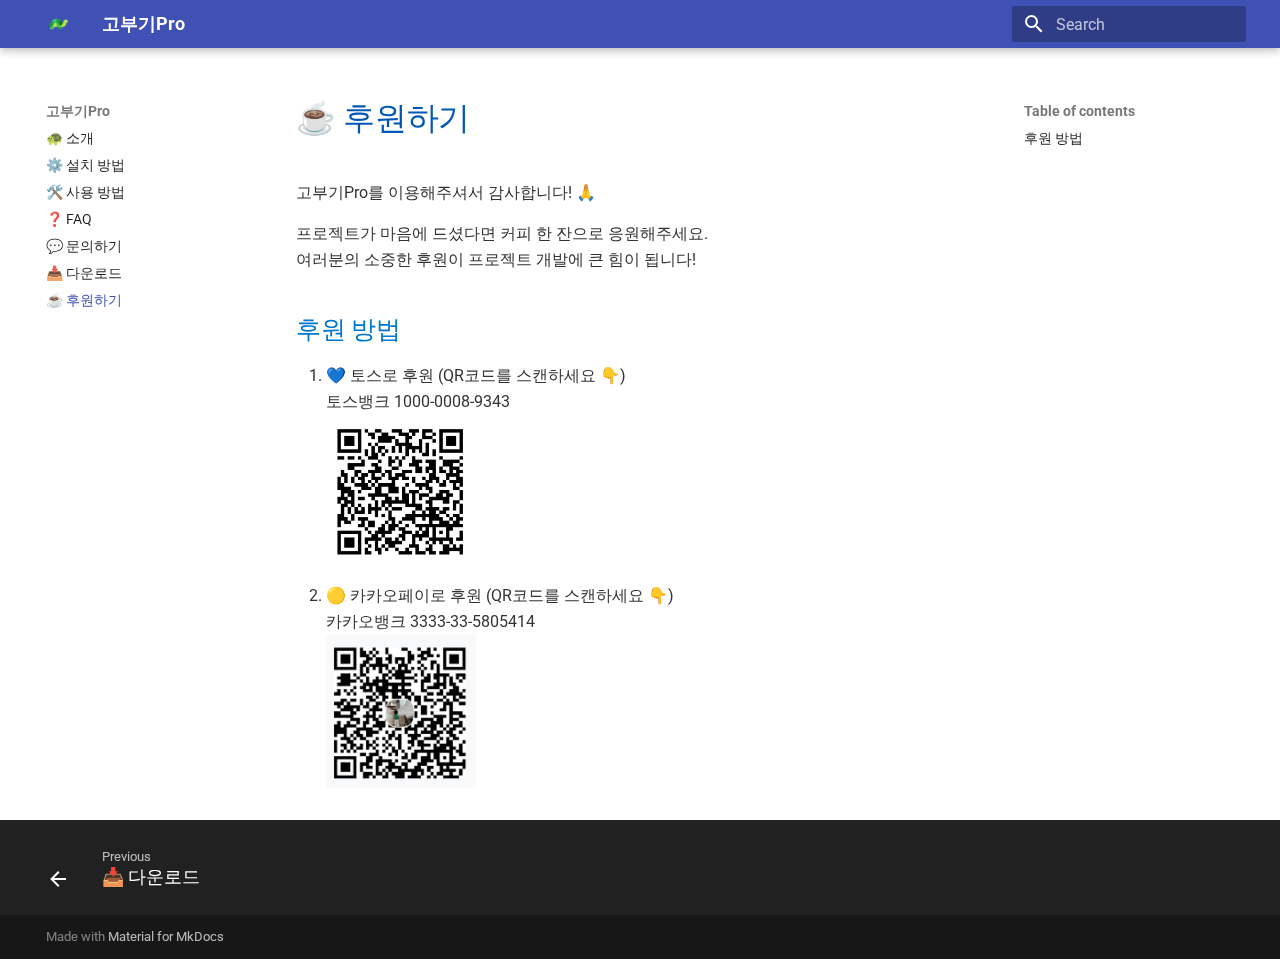
<file: donate.html>
<!doctype html>
<html lang="en" class="no-js">
  <head>
    
      <meta charset="utf-8">
      <meta name="viewport" content="width=device-width,initial-scale=1">
      
      
      
        <link rel="canonical" href="https://www.gobugibot.pro/donate.html">
      
      
        <link rel="prev" href="download.html">
      
      
      
      <link rel="icon" href="images/favicon.png">
      <meta name="generator" content="mkdocs-1.6.1, mkdocs-material-9.6.12">
    
    
      
        <title>☕ 후원하기 - 고부기Pro</title>
      
    
    
      <link rel="stylesheet" href="assets/stylesheets/main.2afb09e1.min.css">
      
      


    
    
      
    
    
      
        
        
        <link rel="preconnect" href="https://fonts.gstatic.com" crossorigin>
        <link rel="stylesheet" href="https://fonts.googleapis.com/css?family=Roboto:300,300i,400,400i,700,700i%7CRoboto+Mono:400,400i,700,700i&display=fallback">
        <style>:root{--md-text-font:"Roboto";--md-code-font:"Roboto Mono"}</style>
      
    
    
      <link rel="stylesheet" href="css/custom.css">
    
    <script>__md_scope=new URL(".",location),__md_hash=e=>[...e].reduce(((e,_)=>(e<<5)-e+_.charCodeAt(0)),0),__md_get=(e,_=localStorage,t=__md_scope)=>JSON.parse(_.getItem(t.pathname+"."+e)),__md_set=(e,_,t=localStorage,a=__md_scope)=>{try{t.setItem(a.pathname+"."+e,JSON.stringify(_))}catch(e){}}</script>
    
      

    
    
    
  </head>
  
  
    <body dir="ltr">
  
    
    <input class="md-toggle" data-md-toggle="drawer" type="checkbox" id="__drawer" autocomplete="off">
    <input class="md-toggle" data-md-toggle="search" type="checkbox" id="__search" autocomplete="off">
    <label class="md-overlay" for="__drawer"></label>
    <div data-md-component="skip">
      
        
        <a href="#_1" class="md-skip">
          Skip to content
        </a>
      
    </div>
    <div data-md-component="announce">
      
    </div>
    
    
      

  

<header class="md-header md-header--shadow" data-md-component="header">
  <nav class="md-header__inner md-grid" aria-label="Header">
    <a href="index.html" title="고부기Pro" class="md-header__button md-logo" aria-label="고부기Pro" data-md-component="logo">
      
  <img src="images/logo.png" alt="logo">

    </a>
    <label class="md-header__button md-icon" for="__drawer">
      
      <svg xmlns="http://www.w3.org/2000/svg" viewBox="0 0 24 24"><path d="M3 6h18v2H3zm0 5h18v2H3zm0 5h18v2H3z"/></svg>
    </label>
    <div class="md-header__title" data-md-component="header-title">
      <div class="md-header__ellipsis">
        <div class="md-header__topic">
          <span class="md-ellipsis">
            고부기Pro
          </span>
        </div>
        <div class="md-header__topic" data-md-component="header-topic">
          <span class="md-ellipsis">
            
              ☕ 후원하기
            
          </span>
        </div>
      </div>
    </div>
    
    
      <script>var palette=__md_get("__palette");if(palette&&palette.color){if("(prefers-color-scheme)"===palette.color.media){var media=matchMedia("(prefers-color-scheme: light)"),input=document.querySelector(media.matches?"[data-md-color-media='(prefers-color-scheme: light)']":"[data-md-color-media='(prefers-color-scheme: dark)']");palette.color.media=input.getAttribute("data-md-color-media"),palette.color.scheme=input.getAttribute("data-md-color-scheme"),palette.color.primary=input.getAttribute("data-md-color-primary"),palette.color.accent=input.getAttribute("data-md-color-accent")}for(var[key,value]of Object.entries(palette.color))document.body.setAttribute("data-md-color-"+key,value)}</script>
    
    
    
      
      
        <label class="md-header__button md-icon" for="__search">
          
          <svg xmlns="http://www.w3.org/2000/svg" viewBox="0 0 24 24"><path d="M9.5 3A6.5 6.5 0 0 1 16 9.5c0 1.61-.59 3.09-1.56 4.23l.27.27h.79l5 5-1.5 1.5-5-5v-.79l-.27-.27A6.52 6.52 0 0 1 9.5 16 6.5 6.5 0 0 1 3 9.5 6.5 6.5 0 0 1 9.5 3m0 2C7 5 5 7 5 9.5S7 14 9.5 14 14 12 14 9.5 12 5 9.5 5"/></svg>
        </label>
        <div class="md-search" data-md-component="search" role="dialog">
  <label class="md-search__overlay" for="__search"></label>
  <div class="md-search__inner" role="search">
    <form class="md-search__form" name="search">
      <input type="text" class="md-search__input" name="query" aria-label="Search" placeholder="Search" autocapitalize="off" autocorrect="off" autocomplete="off" spellcheck="false" data-md-component="search-query" required>
      <label class="md-search__icon md-icon" for="__search">
        
        <svg xmlns="http://www.w3.org/2000/svg" viewBox="0 0 24 24"><path d="M9.5 3A6.5 6.5 0 0 1 16 9.5c0 1.61-.59 3.09-1.56 4.23l.27.27h.79l5 5-1.5 1.5-5-5v-.79l-.27-.27A6.52 6.52 0 0 1 9.5 16 6.5 6.5 0 0 1 3 9.5 6.5 6.5 0 0 1 9.5 3m0 2C7 5 5 7 5 9.5S7 14 9.5 14 14 12 14 9.5 12 5 9.5 5"/></svg>
        
        <svg xmlns="http://www.w3.org/2000/svg" viewBox="0 0 24 24"><path d="M20 11v2H8l5.5 5.5-1.42 1.42L4.16 12l7.92-7.92L13.5 5.5 8 11z"/></svg>
      </label>
      <nav class="md-search__options" aria-label="Search">
        
        <button type="reset" class="md-search__icon md-icon" title="Clear" aria-label="Clear" tabindex="-1">
          
          <svg xmlns="http://www.w3.org/2000/svg" viewBox="0 0 24 24"><path d="M19 6.41 17.59 5 12 10.59 6.41 5 5 6.41 10.59 12 5 17.59 6.41 19 12 13.41 17.59 19 19 17.59 13.41 12z"/></svg>
        </button>
      </nav>
      
    </form>
    <div class="md-search__output">
      <div class="md-search__scrollwrap" tabindex="0" data-md-scrollfix>
        <div class="md-search-result" data-md-component="search-result">
          <div class="md-search-result__meta">
            Initializing search
          </div>
          <ol class="md-search-result__list" role="presentation"></ol>
        </div>
      </div>
    </div>
  </div>
</div>
      
    
    
  </nav>
  
</header>
    
    <div class="md-container" data-md-component="container">
      
      
        
          
        
      
      <main class="md-main" data-md-component="main">
        <div class="md-main__inner md-grid">
          
            
              
              <div class="md-sidebar md-sidebar--primary" data-md-component="sidebar" data-md-type="navigation" >
                <div class="md-sidebar__scrollwrap">
                  <div class="md-sidebar__inner">
                    



<nav class="md-nav md-nav--primary" aria-label="Navigation" data-md-level="0">
  <label class="md-nav__title" for="__drawer">
    <a href="index.html" title="고부기Pro" class="md-nav__button md-logo" aria-label="고부기Pro" data-md-component="logo">
      
  <img src="images/logo.png" alt="logo">

    </a>
    고부기Pro
  </label>
  
  <ul class="md-nav__list" data-md-scrollfix>
    
      
      
  
  
  
  
    <li class="md-nav__item">
      <a href="index.html" class="md-nav__link">
        
  
  
  <span class="md-ellipsis">
    🐢 소개
    
  </span>
  

      </a>
    </li>
  

    
      
      
  
  
  
  
    <li class="md-nav__item">
      <a href="installation.html" class="md-nav__link">
        
  
  
  <span class="md-ellipsis">
    ⚙️ 설치 방법
    
  </span>
  

      </a>
    </li>
  

    
      
      
  
  
  
  
    <li class="md-nav__item">
      <a href="usage.html" class="md-nav__link">
        
  
  
  <span class="md-ellipsis">
    🛠️ 사용 방법
    
  </span>
  

      </a>
    </li>
  

    
      
      
  
  
  
  
    <li class="md-nav__item">
      <a href="faq.html" class="md-nav__link">
        
  
  
  <span class="md-ellipsis">
    ❓ FAQ
    
  </span>
  

      </a>
    </li>
  

    
      
      
  
  
  
  
    <li class="md-nav__item">
      <a href="contact.html" class="md-nav__link">
        
  
  
  <span class="md-ellipsis">
    💬 문의하기
    
  </span>
  

      </a>
    </li>
  

    
      
      
  
  
  
  
    <li class="md-nav__item">
      <a href="download.html" class="md-nav__link">
        
  
  
  <span class="md-ellipsis">
    📥 다운로드
    
  </span>
  

      </a>
    </li>
  

    
      
      
  
  
    
  
  
  
    <li class="md-nav__item md-nav__item--active">
      
      <input class="md-nav__toggle md-toggle" type="checkbox" id="__toc">
      
      
        
      
      
        <label class="md-nav__link md-nav__link--active" for="__toc">
          
  
  
  <span class="md-ellipsis">
    ☕ 후원하기
    
  </span>
  

          <span class="md-nav__icon md-icon"></span>
        </label>
      
      <a href="donate.html" class="md-nav__link md-nav__link--active">
        
  
  
  <span class="md-ellipsis">
    ☕ 후원하기
    
  </span>
  

      </a>
      
        

<nav class="md-nav md-nav--secondary" aria-label="Table of contents">
  
  
  
    
  
  
    <label class="md-nav__title" for="__toc">
      <span class="md-nav__icon md-icon"></span>
      Table of contents
    </label>
    <ul class="md-nav__list" data-md-component="toc" data-md-scrollfix>
      
        <li class="md-nav__item">
  <a href="#_2" class="md-nav__link">
    <span class="md-ellipsis">
      후원 방법
    </span>
  </a>
  
</li>
      
    </ul>
  
</nav>
      
    </li>
  

    
  </ul>
</nav>
                  </div>
                </div>
              </div>
            
            
              
              <div class="md-sidebar md-sidebar--secondary" data-md-component="sidebar" data-md-type="toc" >
                <div class="md-sidebar__scrollwrap">
                  <div class="md-sidebar__inner">
                    

<nav class="md-nav md-nav--secondary" aria-label="Table of contents">
  
  
  
    
  
  
    <label class="md-nav__title" for="__toc">
      <span class="md-nav__icon md-icon"></span>
      Table of contents
    </label>
    <ul class="md-nav__list" data-md-component="toc" data-md-scrollfix>
      
        <li class="md-nav__item">
  <a href="#_2" class="md-nav__link">
    <span class="md-ellipsis">
      후원 방법
    </span>
  </a>
  
</li>
      
    </ul>
  
</nav>
                  </div>
                </div>
              </div>
            
          
          
            <div class="md-content" data-md-component="content">
              <article class="md-content__inner md-typeset">
                
                  



<h1 id="_1">☕ 후원하기</h1>
<p>고부기Pro를 이용해주셔서 감사합니다! 🙏</p>
<p>프로젝트가 마음에 드셨다면 커피 한 잔으로 응원해주세요.<br>
여러분의 소중한 후원이 프로젝트 개발에 큰 힘이 됩니다!</p>
<h2 id="_2">후원 방법</h2>
<ol>
  <li>
    💙 토스로 후원 (QR코드를 스캔하세요 👇)<br>
    토스뱅크 1000-0008-9343<br>
    <img src="images/donate_toss_qr.png" width="150"/>
  </li>
  <li>
    🟡 카카오페이로 후원 (QR코드를 스캔하세요 👇)<br>
    카카오뱅크 3333-33-5805414<br>
    <img src="images/donate_kakao_qr.png" width="150"/>
  </li>
</ol>












                
              </article>
            </div>
          
          
<script>var target=document.getElementById(location.hash.slice(1));target&&target.name&&(target.checked=target.name.startsWith("__tabbed_"))</script>
        </div>
        
      </main>
      
        <footer class="md-footer">
  
    
      
      <nav class="md-footer__inner md-grid" aria-label="Footer" >
        
          
          <a href="download.html" class="md-footer__link md-footer__link--prev" aria-label="Previous: 📥 다운로드">
            <div class="md-footer__button md-icon">
              
              <svg xmlns="http://www.w3.org/2000/svg" viewBox="0 0 24 24"><path d="M20 11v2H8l5.5 5.5-1.42 1.42L4.16 12l7.92-7.92L13.5 5.5 8 11z"/></svg>
            </div>
            <div class="md-footer__title">
              <span class="md-footer__direction">
                Previous
              </span>
              <div class="md-ellipsis">
                📥 다운로드
              </div>
            </div>
          </a>
        
        
      </nav>
    
  
  <div class="md-footer-meta md-typeset">
    <div class="md-footer-meta__inner md-grid">
      <div class="md-copyright">
  
  
    Made with
    <a href="https://squidfunk.github.io/mkdocs-material/" target="_blank" rel="noopener">
      Material for MkDocs
    </a>
  
</div>
      
    </div>
  </div>
</footer>
      
    </div>
    <div class="md-dialog" data-md-component="dialog">
      <div class="md-dialog__inner md-typeset"></div>
    </div>
    
    
    
      
      <script id="__config" type="application/json">{"base": ".", "features": ["navigation.footer"], "search": "assets/javascripts/workers/search.f8cc74c7.min.js", "tags": null, "translations": {"clipboard.copied": "Copied to clipboard", "clipboard.copy": "Copy to clipboard", "search.result.more.one": "1 more on this page", "search.result.more.other": "# more on this page", "search.result.none": "No matching documents", "search.result.one": "1 matching document", "search.result.other": "# matching documents", "search.result.placeholder": "Type to start searching", "search.result.term.missing": "Missing", "select.version": "Select version"}, "version": null}</script>
    
    
      <script src="assets/javascripts/bundle.c8b220af.min.js"></script>
      
    
  </body>
</html>
</file>
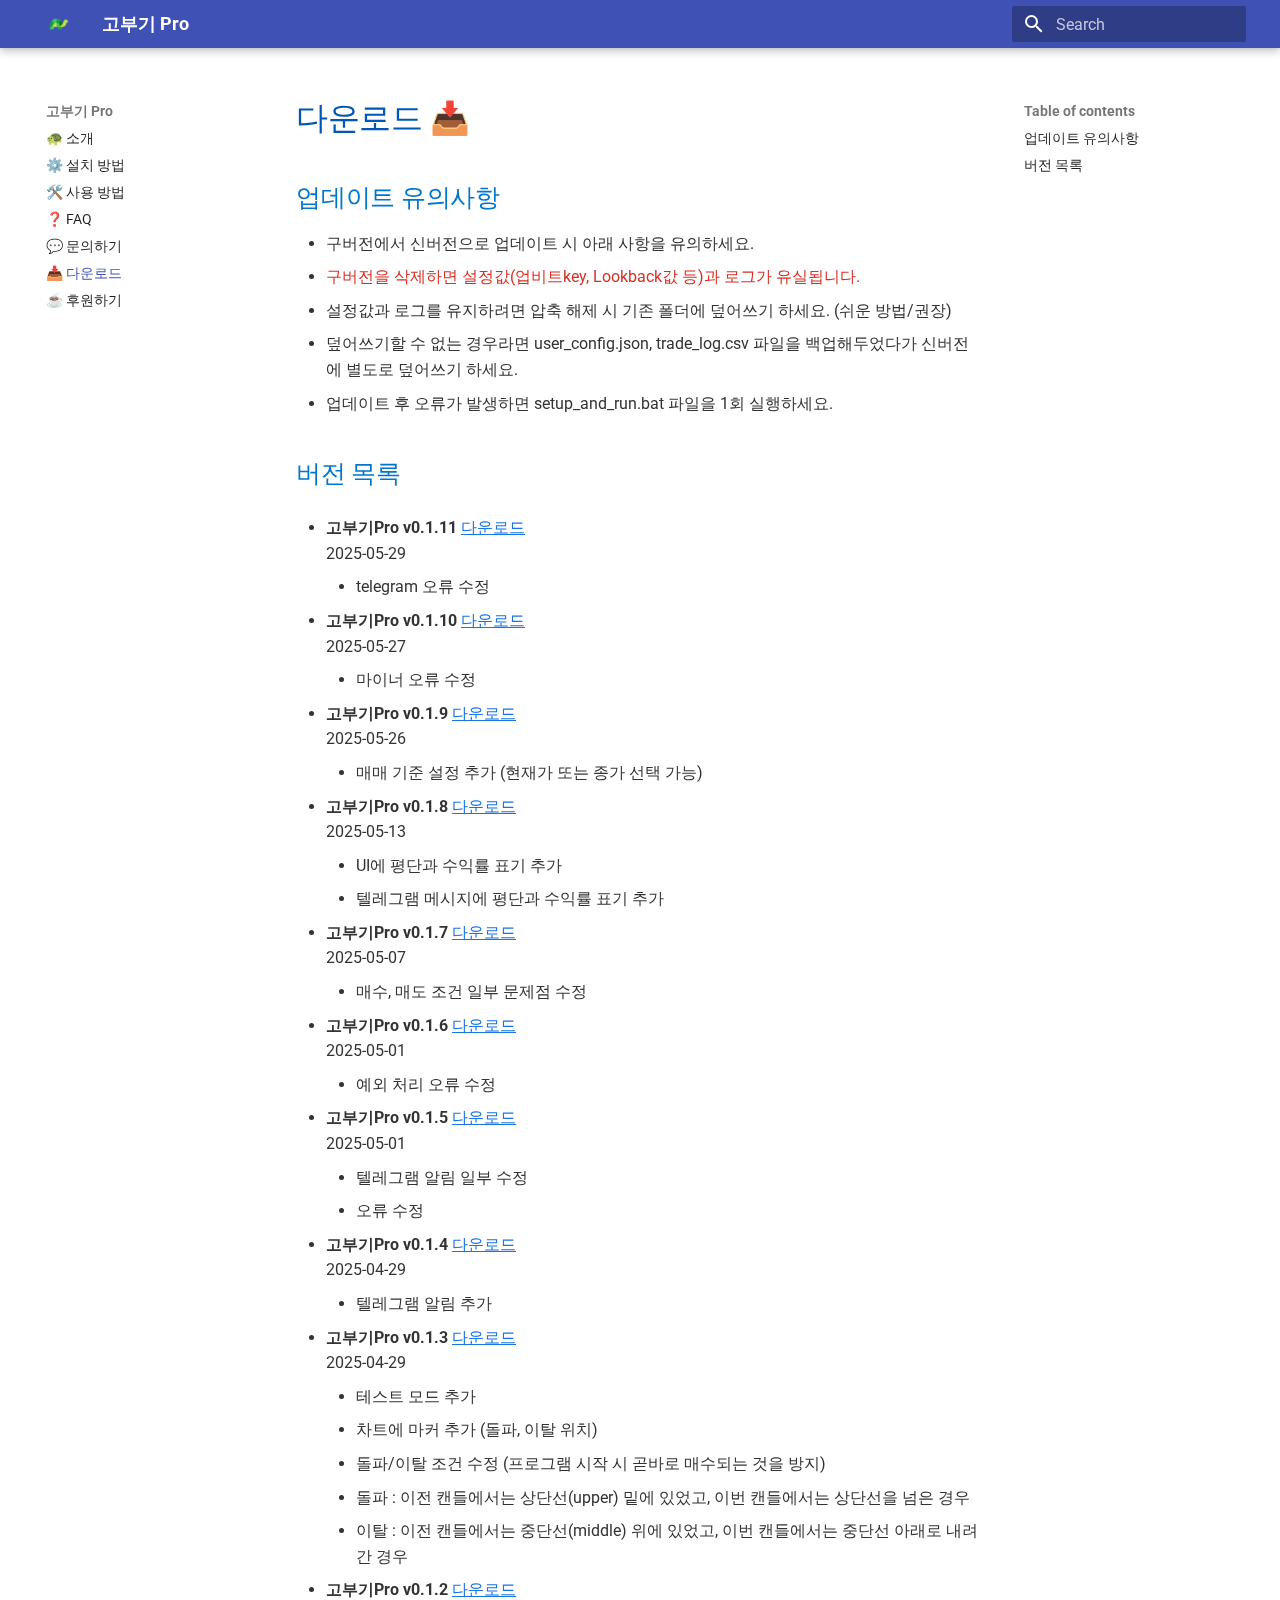
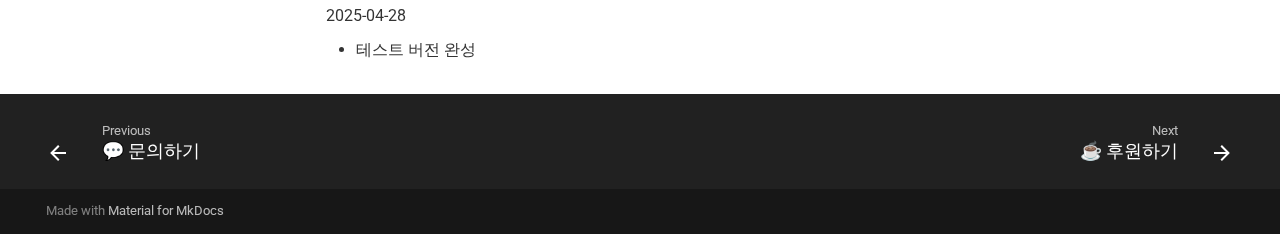
<file: download.html>
<!doctype html>
<html lang="en" class="no-js">
  <head>
    
      <meta charset="utf-8">
      <meta name="viewport" content="width=device-width,initial-scale=1">
      
      
      
        <link rel="canonical" href="https://www.gobugibot.pro/download.html">
      
      
        <link rel="prev" href="contact.html">
      
      
        <link rel="next" href="donate.html">
      
      
      <link rel="icon" href="images/favicon.png">
      <meta name="generator" content="mkdocs-1.6.1, mkdocs-material-9.6.12">
    
    
      
        <title>📥 다운로드 - 고부기 Pro</title>
      
    
    
      <link rel="stylesheet" href="assets/stylesheets/main.2afb09e1.min.css">
      
      


    
    
      
    
    
      
        
        
        <link rel="preconnect" href="https://fonts.gstatic.com" crossorigin>
        <link rel="stylesheet" href="https://fonts.googleapis.com/css?family=Roboto:300,300i,400,400i,700,700i%7CRoboto+Mono:400,400i,700,700i&display=fallback">
        <style>:root{--md-text-font:"Roboto";--md-code-font:"Roboto Mono"}</style>
      
    
    
      <link rel="stylesheet" href="css/custom.css">
    
    <script>__md_scope=new URL(".",location),__md_hash=e=>[...e].reduce(((e,_)=>(e<<5)-e+_.charCodeAt(0)),0),__md_get=(e,_=localStorage,t=__md_scope)=>JSON.parse(_.getItem(t.pathname+"."+e)),__md_set=(e,_,t=localStorage,a=__md_scope)=>{try{t.setItem(a.pathname+"."+e,JSON.stringify(_))}catch(e){}}</script>
    
      

    
    
    
  
  <script async src="https://pagead2.googlesyndication.com/pagead/js/adsbygoogle.js?client=ca-pub-9122655725558149"
          crossorigin="anonymous"></script>
  <meta name="google-adsense-account" content="ca-pub-9122655725558149">

  </head>
  
  
    <body dir="ltr">
  
    
    <input class="md-toggle" data-md-toggle="drawer" type="checkbox" id="__drawer" autocomplete="off">
    <input class="md-toggle" data-md-toggle="search" type="checkbox" id="__search" autocomplete="off">
    <label class="md-overlay" for="__drawer"></label>
    <div data-md-component="skip">
      
        
        <a href="#_1" class="md-skip">
          Skip to content
        </a>
      
    </div>
    <div data-md-component="announce">
      
    </div>
    
    
      

  

<header class="md-header md-header--shadow" data-md-component="header">
  <nav class="md-header__inner md-grid" aria-label="Header">
    <a href="index.html" title="고부기 Pro" class="md-header__button md-logo" aria-label="고부기 Pro" data-md-component="logo">
      
  <img src="images/logo.png" alt="logo">

    </a>
    <label class="md-header__button md-icon" for="__drawer">
      
      <svg xmlns="http://www.w3.org/2000/svg" viewBox="0 0 24 24"><path d="M3 6h18v2H3zm0 5h18v2H3zm0 5h18v2H3z"/></svg>
    </label>
    <div class="md-header__title" data-md-component="header-title">
      <div class="md-header__ellipsis">
        <div class="md-header__topic">
          <span class="md-ellipsis">
            고부기 Pro
          </span>
        </div>
        <div class="md-header__topic" data-md-component="header-topic">
          <span class="md-ellipsis">
            
              📥 다운로드
            
          </span>
        </div>
      </div>
    </div>
    
    
      <script>var palette=__md_get("__palette");if(palette&&palette.color){if("(prefers-color-scheme)"===palette.color.media){var media=matchMedia("(prefers-color-scheme: light)"),input=document.querySelector(media.matches?"[data-md-color-media='(prefers-color-scheme: light)']":"[data-md-color-media='(prefers-color-scheme: dark)']");palette.color.media=input.getAttribute("data-md-color-media"),palette.color.scheme=input.getAttribute("data-md-color-scheme"),palette.color.primary=input.getAttribute("data-md-color-primary"),palette.color.accent=input.getAttribute("data-md-color-accent")}for(var[key,value]of Object.entries(palette.color))document.body.setAttribute("data-md-color-"+key,value)}</script>
    
    
    
      
      
        <label class="md-header__button md-icon" for="__search">
          
          <svg xmlns="http://www.w3.org/2000/svg" viewBox="0 0 24 24"><path d="M9.5 3A6.5 6.5 0 0 1 16 9.5c0 1.61-.59 3.09-1.56 4.23l.27.27h.79l5 5-1.5 1.5-5-5v-.79l-.27-.27A6.52 6.52 0 0 1 9.5 16 6.5 6.5 0 0 1 3 9.5 6.5 6.5 0 0 1 9.5 3m0 2C7 5 5 7 5 9.5S7 14 9.5 14 14 12 14 9.5 12 5 9.5 5"/></svg>
        </label>
        <div class="md-search" data-md-component="search" role="dialog">
  <label class="md-search__overlay" for="__search"></label>
  <div class="md-search__inner" role="search">
    <form class="md-search__form" name="search">
      <input type="text" class="md-search__input" name="query" aria-label="Search" placeholder="Search" autocapitalize="off" autocorrect="off" autocomplete="off" spellcheck="false" data-md-component="search-query" required>
      <label class="md-search__icon md-icon" for="__search">
        
        <svg xmlns="http://www.w3.org/2000/svg" viewBox="0 0 24 24"><path d="M9.5 3A6.5 6.5 0 0 1 16 9.5c0 1.61-.59 3.09-1.56 4.23l.27.27h.79l5 5-1.5 1.5-5-5v-.79l-.27-.27A6.52 6.52 0 0 1 9.5 16 6.5 6.5 0 0 1 3 9.5 6.5 6.5 0 0 1 9.5 3m0 2C7 5 5 7 5 9.5S7 14 9.5 14 14 12 14 9.5 12 5 9.5 5"/></svg>
        
        <svg xmlns="http://www.w3.org/2000/svg" viewBox="0 0 24 24"><path d="M20 11v2H8l5.5 5.5-1.42 1.42L4.16 12l7.92-7.92L13.5 5.5 8 11z"/></svg>
      </label>
      <nav class="md-search__options" aria-label="Search">
        
        <button type="reset" class="md-search__icon md-icon" title="Clear" aria-label="Clear" tabindex="-1">
          
          <svg xmlns="http://www.w3.org/2000/svg" viewBox="0 0 24 24"><path d="M19 6.41 17.59 5 12 10.59 6.41 5 5 6.41 10.59 12 5 17.59 6.41 19 12 13.41 17.59 19 19 17.59 13.41 12z"/></svg>
        </button>
      </nav>
      
    </form>
    <div class="md-search__output">
      <div class="md-search__scrollwrap" tabindex="0" data-md-scrollfix>
        <div class="md-search-result" data-md-component="search-result">
          <div class="md-search-result__meta">
            Initializing search
          </div>
          <ol class="md-search-result__list" role="presentation"></ol>
        </div>
      </div>
    </div>
  </div>
</div>
      
    
    
  </nav>
  
</header>
    
    <div class="md-container" data-md-component="container">
      
      
        
          
        
      
      <main class="md-main" data-md-component="main">
        <div class="md-main__inner md-grid">
          
            
              
              <div class="md-sidebar md-sidebar--primary" data-md-component="sidebar" data-md-type="navigation" >
                <div class="md-sidebar__scrollwrap">
                  <div class="md-sidebar__inner">
                    



<nav class="md-nav md-nav--primary" aria-label="Navigation" data-md-level="0">
  <label class="md-nav__title" for="__drawer">
    <a href="index.html" title="고부기 Pro" class="md-nav__button md-logo" aria-label="고부기 Pro" data-md-component="logo">
      
  <img src="images/logo.png" alt="logo">

    </a>
    고부기 Pro
  </label>
  
  <ul class="md-nav__list" data-md-scrollfix>
    
      
      
  
  
  
  
    <li class="md-nav__item">
      <a href="index.html" class="md-nav__link">
        
  
  
  <span class="md-ellipsis">
    🐢 소개
    
  </span>
  

      </a>
    </li>
  

    
      
      
  
  
  
  
    <li class="md-nav__item">
      <a href="installation.html" class="md-nav__link">
        
  
  
  <span class="md-ellipsis">
    ⚙️ 설치 방법
    
  </span>
  

      </a>
    </li>
  

    
      
      
  
  
  
  
    <li class="md-nav__item">
      <a href="usage.html" class="md-nav__link">
        
  
  
  <span class="md-ellipsis">
    🛠️ 사용 방법
    
  </span>
  

      </a>
    </li>
  

    
      
      
  
  
  
  
    <li class="md-nav__item">
      <a href="faq.html" class="md-nav__link">
        
  
  
  <span class="md-ellipsis">
    ❓ FAQ
    
  </span>
  

      </a>
    </li>
  

    
      
      
  
  
  
  
    <li class="md-nav__item">
      <a href="contact.html" class="md-nav__link">
        
  
  
  <span class="md-ellipsis">
    💬 문의하기
    
  </span>
  

      </a>
    </li>
  

    
      
      
  
  
    
  
  
  
    <li class="md-nav__item md-nav__item--active">
      
      <input class="md-nav__toggle md-toggle" type="checkbox" id="__toc">
      
      
        
      
      
        <label class="md-nav__link md-nav__link--active" for="__toc">
          
  
  
  <span class="md-ellipsis">
    📥 다운로드
    
  </span>
  

          <span class="md-nav__icon md-icon"></span>
        </label>
      
      <a href="download.html" class="md-nav__link md-nav__link--active">
        
  
  
  <span class="md-ellipsis">
    📥 다운로드
    
  </span>
  

      </a>
      
        

<nav class="md-nav md-nav--secondary" aria-label="Table of contents">
  
  
  
    
  
  
    <label class="md-nav__title" for="__toc">
      <span class="md-nav__icon md-icon"></span>
      Table of contents
    </label>
    <ul class="md-nav__list" data-md-component="toc" data-md-scrollfix>
      
        <li class="md-nav__item">
  <a href="#_2" class="md-nav__link">
    <span class="md-ellipsis">
      업데이트 유의사항
    </span>
  </a>
  
</li>
      
        <li class="md-nav__item">
  <a href="#_3" class="md-nav__link">
    <span class="md-ellipsis">
      버전 목록
    </span>
  </a>
  
</li>
      
    </ul>
  
</nav>
      
    </li>
  

    
      
      
  
  
  
  
    <li class="md-nav__item">
      <a href="donate.html" class="md-nav__link">
        
  
  
  <span class="md-ellipsis">
    ☕ 후원하기
    
  </span>
  

      </a>
    </li>
  

    
  </ul>
</nav>
                  </div>
                </div>
              </div>
            
            
              
              <div class="md-sidebar md-sidebar--secondary" data-md-component="sidebar" data-md-type="toc" >
                <div class="md-sidebar__scrollwrap">
                  <div class="md-sidebar__inner">
                    

<nav class="md-nav md-nav--secondary" aria-label="Table of contents">
  
  
  
    
  
  
    <label class="md-nav__title" for="__toc">
      <span class="md-nav__icon md-icon"></span>
      Table of contents
    </label>
    <ul class="md-nav__list" data-md-component="toc" data-md-scrollfix>
      
        <li class="md-nav__item">
  <a href="#_2" class="md-nav__link">
    <span class="md-ellipsis">
      업데이트 유의사항
    </span>
  </a>
  
</li>
      
        <li class="md-nav__item">
  <a href="#_3" class="md-nav__link">
    <span class="md-ellipsis">
      버전 목록
    </span>
  </a>
  
</li>
      
    </ul>
  
</nav>
                  </div>
                </div>
              </div>
            
          
          
            <div class="md-content" data-md-component="content">
              <article class="md-content__inner md-typeset">
                
                  



<h1 id="_1">다운로드 📥</h1>
<h2 id="_2">업데이트 유의사항</h2>
<ul>
<li>구버전에서 신버전으로 업데이트 시 아래 사항을 유의하세요.  </li>
<li><span style="color: #d93025;">구버전을 삭제하면 설정값(업비트key, Lookback값 등)과 로그가 유실됩니다.</span></li>
<li>설정값과 로그를 유지하려면 압축 해제 시 기존 폴더에 덮어쓰기 하세요. (쉬운 방법/권장)</li>
<li>덮어쓰기할 수 없는 경우라면 user_config.json, trade_log.csv 파일을 백업해두었다가 신버전에 별도로 덮어쓰기 하세요.</li>
<li>업데이트 후 오류가 발생하면 setup_and_run.bat 파일을 1회 실행하세요.</li>
</ul>
<h2 id="_3">버전 목록</h2>
<ul>
<li>
<p><strong>고부기Pro v0.1.11</strong>  <a href="files/Gobugi_0.1.11.zip">다운로드</a><br />
  2025-05-29</p>
<ul>
<li>telegram 오류 수정</li>
</ul>
</li>
<li>
<p><strong>고부기Pro v0.1.10</strong>  <a href="files/Gobugi_0.1.10.zip">다운로드</a><br />
  2025-05-27</p>
<ul>
<li>마이너 오류 수정</li>
</ul>
</li>
<li>
<p><strong>고부기Pro v0.1.9</strong>  <a href="files/Gobugi_0.1.9.zip">다운로드</a><br />
  2025-05-26</p>
<ul>
<li>매매 기준 설정 추가 (현재가 또는 종가 선택 가능)</li>
</ul>
</li>
<li>
<p><strong>고부기Pro v0.1.8</strong>  <a href="files/Gobugi_0.1.8.zip">다운로드</a><br />
  2025-05-13</p>
<ul>
<li>UI에 평단과 수익률 표기 추가</li>
<li>텔레그램 메시지에 평단과 수익률 표기 추가</li>
</ul>
</li>
<li>
<p><strong>고부기Pro v0.1.7</strong>  <a href="files/Gobugi_0.1.7.zip">다운로드</a><br />
  2025-05-07</p>
<ul>
<li>매수, 매도 조건 일부 문제점 수정</li>
</ul>
</li>
<li>
<p><strong>고부기Pro v0.1.6</strong>  <a href="files/Gobugi_0.1.6.zip">다운로드</a><br />
  2025-05-01</p>
<ul>
<li>예외 처리 오류 수정</li>
</ul>
</li>
<li>
<p><strong>고부기Pro v0.1.5</strong>  <a href="files/Gobugi_0.1.5.zip">다운로드</a><br />
  2025-05-01</p>
<ul>
<li>텔레그램 알림 일부 수정</li>
<li>오류 수정</li>
</ul>
</li>
<li>
<p><strong>고부기Pro v0.1.4</strong>  <a href="files/Gobugi_0.1.4.zip">다운로드</a><br />
  2025-04-29</p>
<ul>
<li>텔레그램 알림 추가</li>
</ul>
</li>
<li>
<p><strong>고부기Pro v0.1.3</strong>  <a href="files/Gobugi_0.1.3.zip">다운로드</a><br />
  2025-04-29</p>
<ul>
<li>테스트 모드 추가</li>
<li>차트에 마커 추가 (돌파, 이탈 위치)</li>
<li>돌파/이탈 조건 수정 (프로그램 시작 시 곧바로 매수되는 것을 방지)</li>
<li>돌파 : 이전 캔들에서는 상단선(upper) 밑에 있었고, 이번 캔들에서는 상단선을 넘은 경우</li>
<li>이탈 : 이전 캔들에서는 중단선(middle) 위에 있었고, 이번 캔들에서는 중단선 아래로 내려간 경우</li>
</ul>
</li>
<li>
<p><strong>고부기Pro v0.1.2</strong>  <a href="files/Gobugi_0.1.2.zip">다운로드</a><br />
  2025-04-28</p>
<ul>
<li>테스트 버전 완성</li>
</ul>
</li>
</ul>












                
              </article>
            </div>
          
          
<script>var target=document.getElementById(location.hash.slice(1));target&&target.name&&(target.checked=target.name.startsWith("__tabbed_"))</script>
        </div>
        
      </main>
      
        <footer class="md-footer">
  
    
      
      <nav class="md-footer__inner md-grid" aria-label="Footer" >
        
          
          <a href="contact.html" class="md-footer__link md-footer__link--prev" aria-label="Previous: 💬 문의하기">
            <div class="md-footer__button md-icon">
              
              <svg xmlns="http://www.w3.org/2000/svg" viewBox="0 0 24 24"><path d="M20 11v2H8l5.5 5.5-1.42 1.42L4.16 12l7.92-7.92L13.5 5.5 8 11z"/></svg>
            </div>
            <div class="md-footer__title">
              <span class="md-footer__direction">
                Previous
              </span>
              <div class="md-ellipsis">
                💬 문의하기
              </div>
            </div>
          </a>
        
        
          
          <a href="donate.html" class="md-footer__link md-footer__link--next" aria-label="Next: ☕ 후원하기">
            <div class="md-footer__title">
              <span class="md-footer__direction">
                Next
              </span>
              <div class="md-ellipsis">
                ☕ 후원하기
              </div>
            </div>
            <div class="md-footer__button md-icon">
              
              <svg xmlns="http://www.w3.org/2000/svg" viewBox="0 0 24 24"><path d="M4 11v2h12l-5.5 5.5 1.42 1.42L19.84 12l-7.92-7.92L10.5 5.5 16 11z"/></svg>
            </div>
          </a>
        
      </nav>
    
  
  <div class="md-footer-meta md-typeset">
    <div class="md-footer-meta__inner md-grid">
      <div class="md-copyright">
  
  
    Made with
    <a href="https://squidfunk.github.io/mkdocs-material/" target="_blank" rel="noopener">
      Material for MkDocs
    </a>
  
</div>
      
    </div>
  </div>
</footer>
      
    </div>
    <div class="md-dialog" data-md-component="dialog">
      <div class="md-dialog__inner md-typeset"></div>
    </div>
    
    
    
      
      <script id="__config" type="application/json">{"base": ".", "features": ["navigation.footer"], "search": "assets/javascripts/workers/search.f8cc74c7.min.js", "tags": null, "translations": {"clipboard.copied": "Copied to clipboard", "clipboard.copy": "Copy to clipboard", "search.result.more.one": "1 more on this page", "search.result.more.other": "# more on this page", "search.result.none": "No matching documents", "search.result.one": "1 matching document", "search.result.other": "# matching documents", "search.result.placeholder": "Type to start searching", "search.result.term.missing": "Missing", "select.version": "Select version"}, "version": null}</script>
    
    
      <script src="assets/javascripts/bundle.c8b220af.min.js"></script>
      
    
  </body>
</html>
</file>
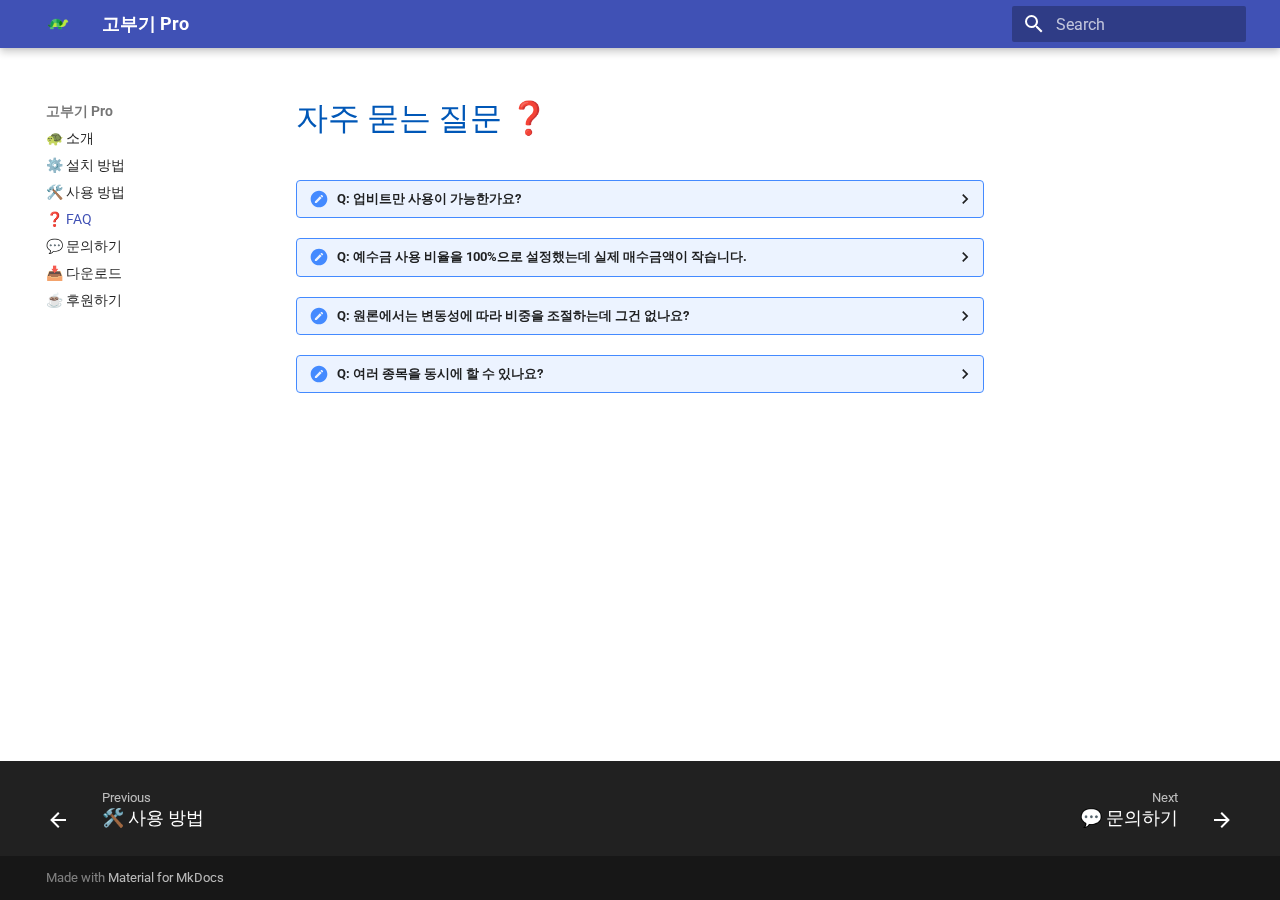
<file: faq.html>
<!doctype html>
<html lang="en" class="no-js">
  <head>
    
      <meta charset="utf-8">
      <meta name="viewport" content="width=device-width,initial-scale=1">
      
      
      
        <link rel="canonical" href="https://www.gobugibot.pro/faq.html">
      
      
        <link rel="prev" href="usage.html">
      
      
        <link rel="next" href="contact.html">
      
      
      <link rel="icon" href="images/favicon.png">
      <meta name="generator" content="mkdocs-1.6.1, mkdocs-material-9.6.12">
    
    
      
        <title>❓ FAQ - 고부기 Pro</title>
      
    
    
      <link rel="stylesheet" href="assets/stylesheets/main.2afb09e1.min.css">
      
      


    
    
      
    
    
      
        
        
        <link rel="preconnect" href="https://fonts.gstatic.com" crossorigin>
        <link rel="stylesheet" href="https://fonts.googleapis.com/css?family=Roboto:300,300i,400,400i,700,700i%7CRoboto+Mono:400,400i,700,700i&display=fallback">
        <style>:root{--md-text-font:"Roboto";--md-code-font:"Roboto Mono"}</style>
      
    
    
      <link rel="stylesheet" href="css/custom.css">
    
    <script>__md_scope=new URL(".",location),__md_hash=e=>[...e].reduce(((e,_)=>(e<<5)-e+_.charCodeAt(0)),0),__md_get=(e,_=localStorage,t=__md_scope)=>JSON.parse(_.getItem(t.pathname+"."+e)),__md_set=(e,_,t=localStorage,a=__md_scope)=>{try{t.setItem(a.pathname+"."+e,JSON.stringify(_))}catch(e){}}</script>
    
      

    
    
    
  
  <script async src="https://pagead2.googlesyndication.com/pagead/js/adsbygoogle.js?client=ca-pub-9122655725558149"
          crossorigin="anonymous"></script>
  <meta name="google-adsense-account" content="ca-pub-9122655725558149">

  </head>
  
  
    <body dir="ltr">
  
    
    <input class="md-toggle" data-md-toggle="drawer" type="checkbox" id="__drawer" autocomplete="off">
    <input class="md-toggle" data-md-toggle="search" type="checkbox" id="__search" autocomplete="off">
    <label class="md-overlay" for="__drawer"></label>
    <div data-md-component="skip">
      
        
        <a href="#_1" class="md-skip">
          Skip to content
        </a>
      
    </div>
    <div data-md-component="announce">
      
    </div>
    
    
      

  

<header class="md-header md-header--shadow" data-md-component="header">
  <nav class="md-header__inner md-grid" aria-label="Header">
    <a href="index.html" title="고부기 Pro" class="md-header__button md-logo" aria-label="고부기 Pro" data-md-component="logo">
      
  <img src="images/logo.png" alt="logo">

    </a>
    <label class="md-header__button md-icon" for="__drawer">
      
      <svg xmlns="http://www.w3.org/2000/svg" viewBox="0 0 24 24"><path d="M3 6h18v2H3zm0 5h18v2H3zm0 5h18v2H3z"/></svg>
    </label>
    <div class="md-header__title" data-md-component="header-title">
      <div class="md-header__ellipsis">
        <div class="md-header__topic">
          <span class="md-ellipsis">
            고부기 Pro
          </span>
        </div>
        <div class="md-header__topic" data-md-component="header-topic">
          <span class="md-ellipsis">
            
              ❓ FAQ
            
          </span>
        </div>
      </div>
    </div>
    
    
      <script>var palette=__md_get("__palette");if(palette&&palette.color){if("(prefers-color-scheme)"===palette.color.media){var media=matchMedia("(prefers-color-scheme: light)"),input=document.querySelector(media.matches?"[data-md-color-media='(prefers-color-scheme: light)']":"[data-md-color-media='(prefers-color-scheme: dark)']");palette.color.media=input.getAttribute("data-md-color-media"),palette.color.scheme=input.getAttribute("data-md-color-scheme"),palette.color.primary=input.getAttribute("data-md-color-primary"),palette.color.accent=input.getAttribute("data-md-color-accent")}for(var[key,value]of Object.entries(palette.color))document.body.setAttribute("data-md-color-"+key,value)}</script>
    
    
    
      
      
        <label class="md-header__button md-icon" for="__search">
          
          <svg xmlns="http://www.w3.org/2000/svg" viewBox="0 0 24 24"><path d="M9.5 3A6.5 6.5 0 0 1 16 9.5c0 1.61-.59 3.09-1.56 4.23l.27.27h.79l5 5-1.5 1.5-5-5v-.79l-.27-.27A6.52 6.52 0 0 1 9.5 16 6.5 6.5 0 0 1 3 9.5 6.5 6.5 0 0 1 9.5 3m0 2C7 5 5 7 5 9.5S7 14 9.5 14 14 12 14 9.5 12 5 9.5 5"/></svg>
        </label>
        <div class="md-search" data-md-component="search" role="dialog">
  <label class="md-search__overlay" for="__search"></label>
  <div class="md-search__inner" role="search">
    <form class="md-search__form" name="search">
      <input type="text" class="md-search__input" name="query" aria-label="Search" placeholder="Search" autocapitalize="off" autocorrect="off" autocomplete="off" spellcheck="false" data-md-component="search-query" required>
      <label class="md-search__icon md-icon" for="__search">
        
        <svg xmlns="http://www.w3.org/2000/svg" viewBox="0 0 24 24"><path d="M9.5 3A6.5 6.5 0 0 1 16 9.5c0 1.61-.59 3.09-1.56 4.23l.27.27h.79l5 5-1.5 1.5-5-5v-.79l-.27-.27A6.52 6.52 0 0 1 9.5 16 6.5 6.5 0 0 1 3 9.5 6.5 6.5 0 0 1 9.5 3m0 2C7 5 5 7 5 9.5S7 14 9.5 14 14 12 14 9.5 12 5 9.5 5"/></svg>
        
        <svg xmlns="http://www.w3.org/2000/svg" viewBox="0 0 24 24"><path d="M20 11v2H8l5.5 5.5-1.42 1.42L4.16 12l7.92-7.92L13.5 5.5 8 11z"/></svg>
      </label>
      <nav class="md-search__options" aria-label="Search">
        
        <button type="reset" class="md-search__icon md-icon" title="Clear" aria-label="Clear" tabindex="-1">
          
          <svg xmlns="http://www.w3.org/2000/svg" viewBox="0 0 24 24"><path d="M19 6.41 17.59 5 12 10.59 6.41 5 5 6.41 10.59 12 5 17.59 6.41 19 12 13.41 17.59 19 19 17.59 13.41 12z"/></svg>
        </button>
      </nav>
      
    </form>
    <div class="md-search__output">
      <div class="md-search__scrollwrap" tabindex="0" data-md-scrollfix>
        <div class="md-search-result" data-md-component="search-result">
          <div class="md-search-result__meta">
            Initializing search
          </div>
          <ol class="md-search-result__list" role="presentation"></ol>
        </div>
      </div>
    </div>
  </div>
</div>
      
    
    
  </nav>
  
</header>
    
    <div class="md-container" data-md-component="container">
      
      
        
          
        
      
      <main class="md-main" data-md-component="main">
        <div class="md-main__inner md-grid">
          
            
              
              <div class="md-sidebar md-sidebar--primary" data-md-component="sidebar" data-md-type="navigation" >
                <div class="md-sidebar__scrollwrap">
                  <div class="md-sidebar__inner">
                    



<nav class="md-nav md-nav--primary" aria-label="Navigation" data-md-level="0">
  <label class="md-nav__title" for="__drawer">
    <a href="index.html" title="고부기 Pro" class="md-nav__button md-logo" aria-label="고부기 Pro" data-md-component="logo">
      
  <img src="images/logo.png" alt="logo">

    </a>
    고부기 Pro
  </label>
  
  <ul class="md-nav__list" data-md-scrollfix>
    
      
      
  
  
  
  
    <li class="md-nav__item">
      <a href="index.html" class="md-nav__link">
        
  
  
  <span class="md-ellipsis">
    🐢 소개
    
  </span>
  

      </a>
    </li>
  

    
      
      
  
  
  
  
    <li class="md-nav__item">
      <a href="installation.html" class="md-nav__link">
        
  
  
  <span class="md-ellipsis">
    ⚙️ 설치 방법
    
  </span>
  

      </a>
    </li>
  

    
      
      
  
  
  
  
    <li class="md-nav__item">
      <a href="usage.html" class="md-nav__link">
        
  
  
  <span class="md-ellipsis">
    🛠️ 사용 방법
    
  </span>
  

      </a>
    </li>
  

    
      
      
  
  
    
  
  
  
    <li class="md-nav__item md-nav__item--active">
      
      <input class="md-nav__toggle md-toggle" type="checkbox" id="__toc">
      
      
        
      
      
      <a href="faq.html" class="md-nav__link md-nav__link--active">
        
  
  
  <span class="md-ellipsis">
    ❓ FAQ
    
  </span>
  

      </a>
      
    </li>
  

    
      
      
  
  
  
  
    <li class="md-nav__item">
      <a href="contact.html" class="md-nav__link">
        
  
  
  <span class="md-ellipsis">
    💬 문의하기
    
  </span>
  

      </a>
    </li>
  

    
      
      
  
  
  
  
    <li class="md-nav__item">
      <a href="download.html" class="md-nav__link">
        
  
  
  <span class="md-ellipsis">
    📥 다운로드
    
  </span>
  

      </a>
    </li>
  

    
      
      
  
  
  
  
    <li class="md-nav__item">
      <a href="donate.html" class="md-nav__link">
        
  
  
  <span class="md-ellipsis">
    ☕ 후원하기
    
  </span>
  

      </a>
    </li>
  

    
  </ul>
</nav>
                  </div>
                </div>
              </div>
            
            
              
              <div class="md-sidebar md-sidebar--secondary" data-md-component="sidebar" data-md-type="toc" >
                <div class="md-sidebar__scrollwrap">
                  <div class="md-sidebar__inner">
                    

<nav class="md-nav md-nav--secondary" aria-label="Table of contents">
  
  
  
    
  
  
</nav>
                  </div>
                </div>
              </div>
            
          
          
            <div class="md-content" data-md-component="content">
              <article class="md-content__inner md-typeset">
                
                  



<h1 id="_1">자주 묻는 질문 ❓</h1>
<details>
<summary>Q: 업비트만 사용이 가능한가요?</summary>
<br>
네. 현재 버전에서는 업비트만 지원합니다.
</details>

<details>
<summary>Q: 예수금 사용 비율을 100%으로 설정했는데 실제 매수금액이 작습니다.</summary>
<br>
100%로 설정할 경우 수수료를 고려하여 실제로는 99%로 매수금액을 설정하도록 하였습니다.
</details>

<details>
<summary>Q: 원론에서는 변동성에 따라 비중을 조절하는데 그건 없나요?</summary>
<br>
네. 그 부분은 사용자가 예수금 사용 비율을 조절해야 합니다.
</details>

<details>
<summary>Q: 여러 종목을 동시에 할 수 있나요?</summary>
<br>
프로그램 폴더를 복사해서 여러개 두시고 각자 설정해서 실행하면 가능할 것 같습니다만 아직 테스트는 하지 못했습니다.
</details>












                
              </article>
            </div>
          
          
<script>var target=document.getElementById(location.hash.slice(1));target&&target.name&&(target.checked=target.name.startsWith("__tabbed_"))</script>
        </div>
        
      </main>
      
        <footer class="md-footer">
  
    
      
      <nav class="md-footer__inner md-grid" aria-label="Footer" >
        
          
          <a href="usage.html" class="md-footer__link md-footer__link--prev" aria-label="Previous: 🛠️ 사용 방법">
            <div class="md-footer__button md-icon">
              
              <svg xmlns="http://www.w3.org/2000/svg" viewBox="0 0 24 24"><path d="M20 11v2H8l5.5 5.5-1.42 1.42L4.16 12l7.92-7.92L13.5 5.5 8 11z"/></svg>
            </div>
            <div class="md-footer__title">
              <span class="md-footer__direction">
                Previous
              </span>
              <div class="md-ellipsis">
                🛠️ 사용 방법
              </div>
            </div>
          </a>
        
        
          
          <a href="contact.html" class="md-footer__link md-footer__link--next" aria-label="Next: 💬 문의하기">
            <div class="md-footer__title">
              <span class="md-footer__direction">
                Next
              </span>
              <div class="md-ellipsis">
                💬 문의하기
              </div>
            </div>
            <div class="md-footer__button md-icon">
              
              <svg xmlns="http://www.w3.org/2000/svg" viewBox="0 0 24 24"><path d="M4 11v2h12l-5.5 5.5 1.42 1.42L19.84 12l-7.92-7.92L10.5 5.5 16 11z"/></svg>
            </div>
          </a>
        
      </nav>
    
  
  <div class="md-footer-meta md-typeset">
    <div class="md-footer-meta__inner md-grid">
      <div class="md-copyright">
  
  
    Made with
    <a href="https://squidfunk.github.io/mkdocs-material/" target="_blank" rel="noopener">
      Material for MkDocs
    </a>
  
</div>
      
    </div>
  </div>
</footer>
      
    </div>
    <div class="md-dialog" data-md-component="dialog">
      <div class="md-dialog__inner md-typeset"></div>
    </div>
    
    
    
      
      <script id="__config" type="application/json">{"base": ".", "features": ["navigation.footer"], "search": "assets/javascripts/workers/search.f8cc74c7.min.js", "tags": null, "translations": {"clipboard.copied": "Copied to clipboard", "clipboard.copy": "Copy to clipboard", "search.result.more.one": "1 more on this page", "search.result.more.other": "# more on this page", "search.result.none": "No matching documents", "search.result.one": "1 matching document", "search.result.other": "# matching documents", "search.result.placeholder": "Type to start searching", "search.result.term.missing": "Missing", "select.version": "Select version"}, "version": null}</script>
    
    
      <script src="assets/javascripts/bundle.c8b220af.min.js"></script>
      
    
  </body>
</html>
</file>
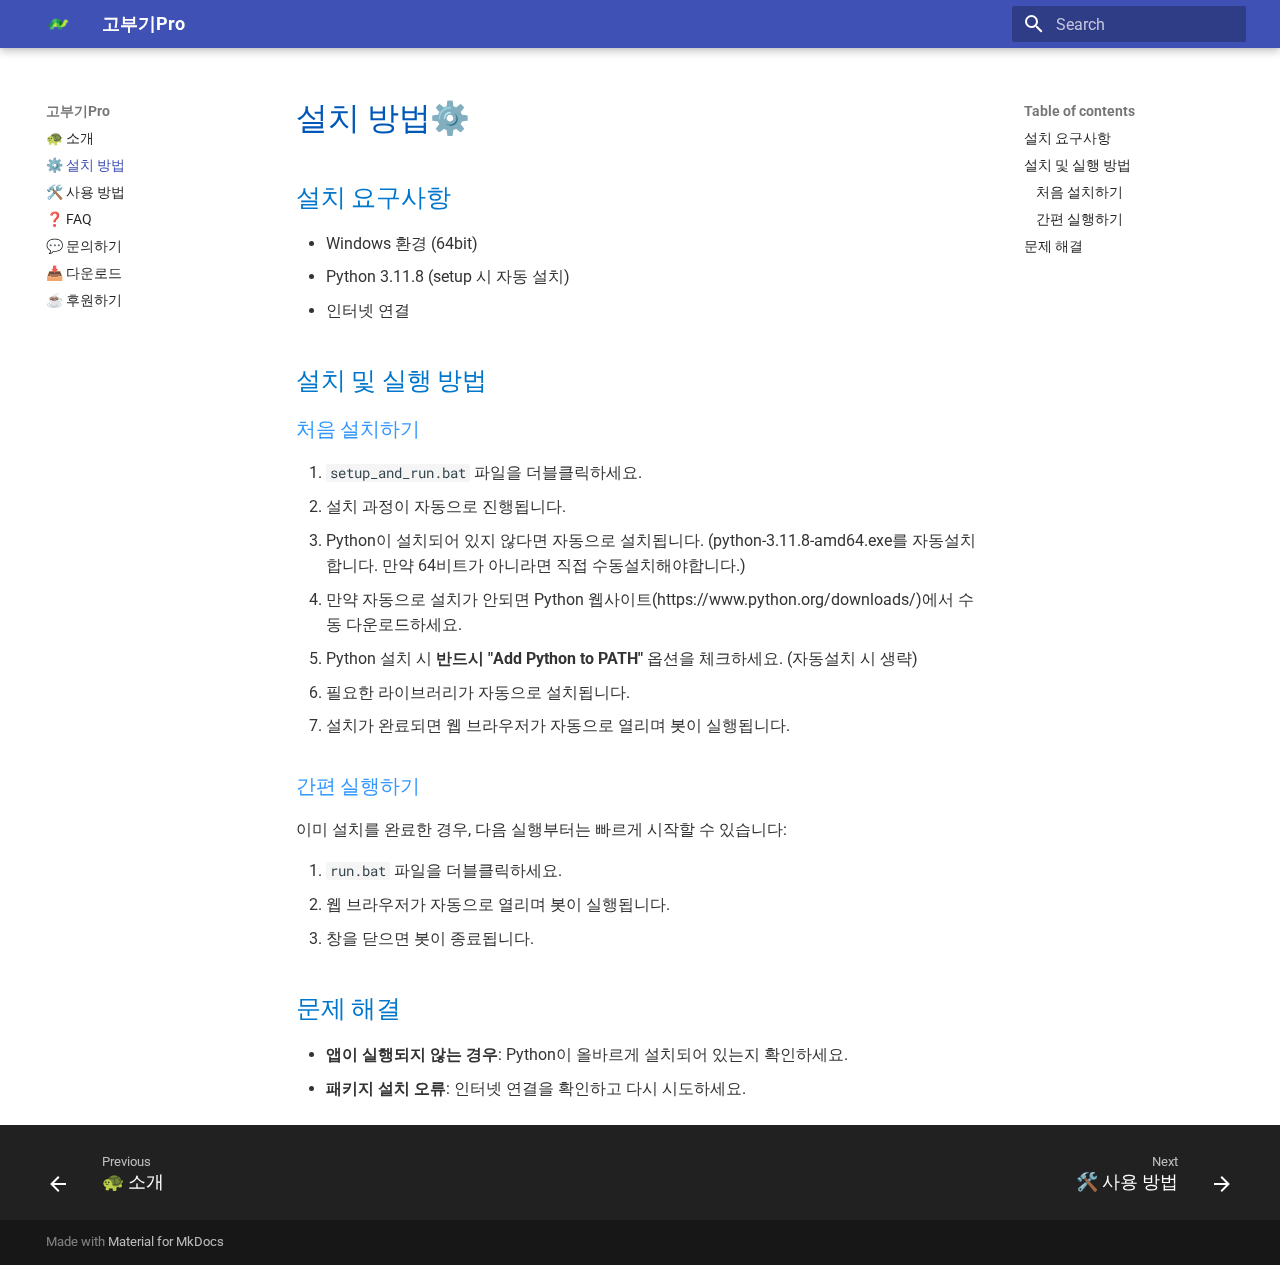
<file: installation.html>
<!doctype html>
<html lang="en" class="no-js">
  <head>
    
      <meta charset="utf-8">
      <meta name="viewport" content="width=device-width,initial-scale=1">
      
      
      
        <link rel="canonical" href="https://www.gobugibot.pro/installation.html">
      
      
        <link rel="prev" href="index.html">
      
      
        <link rel="next" href="usage.html">
      
      
      <link rel="icon" href="images/favicon.png">
      <meta name="generator" content="mkdocs-1.6.1, mkdocs-material-9.6.12">
    
    
      
        <title>⚙️ 설치 방법 - 고부기Pro</title>
      
    
    
      <link rel="stylesheet" href="assets/stylesheets/main.2afb09e1.min.css">
      
      


    
    
      
    
    
      
        
        
        <link rel="preconnect" href="https://fonts.gstatic.com" crossorigin>
        <link rel="stylesheet" href="https://fonts.googleapis.com/css?family=Roboto:300,300i,400,400i,700,700i%7CRoboto+Mono:400,400i,700,700i&display=fallback">
        <style>:root{--md-text-font:"Roboto";--md-code-font:"Roboto Mono"}</style>
      
    
    
      <link rel="stylesheet" href="css/custom.css">
    
    <script>__md_scope=new URL(".",location),__md_hash=e=>[...e].reduce(((e,_)=>(e<<5)-e+_.charCodeAt(0)),0),__md_get=(e,_=localStorage,t=__md_scope)=>JSON.parse(_.getItem(t.pathname+"."+e)),__md_set=(e,_,t=localStorage,a=__md_scope)=>{try{t.setItem(a.pathname+"."+e,JSON.stringify(_))}catch(e){}}</script>
    
      

    
    
    
  </head>
  
  
    <body dir="ltr">
  
    
    <input class="md-toggle" data-md-toggle="drawer" type="checkbox" id="__drawer" autocomplete="off">
    <input class="md-toggle" data-md-toggle="search" type="checkbox" id="__search" autocomplete="off">
    <label class="md-overlay" for="__drawer"></label>
    <div data-md-component="skip">
      
        
        <a href="#_1" class="md-skip">
          Skip to content
        </a>
      
    </div>
    <div data-md-component="announce">
      
    </div>
    
    
      

  

<header class="md-header md-header--shadow" data-md-component="header">
  <nav class="md-header__inner md-grid" aria-label="Header">
    <a href="index.html" title="고부기Pro" class="md-header__button md-logo" aria-label="고부기Pro" data-md-component="logo">
      
  <img src="images/logo.png" alt="logo">

    </a>
    <label class="md-header__button md-icon" for="__drawer">
      
      <svg xmlns="http://www.w3.org/2000/svg" viewBox="0 0 24 24"><path d="M3 6h18v2H3zm0 5h18v2H3zm0 5h18v2H3z"/></svg>
    </label>
    <div class="md-header__title" data-md-component="header-title">
      <div class="md-header__ellipsis">
        <div class="md-header__topic">
          <span class="md-ellipsis">
            고부기Pro
          </span>
        </div>
        <div class="md-header__topic" data-md-component="header-topic">
          <span class="md-ellipsis">
            
              ⚙️ 설치 방법
            
          </span>
        </div>
      </div>
    </div>
    
    
      <script>var palette=__md_get("__palette");if(palette&&palette.color){if("(prefers-color-scheme)"===palette.color.media){var media=matchMedia("(prefers-color-scheme: light)"),input=document.querySelector(media.matches?"[data-md-color-media='(prefers-color-scheme: light)']":"[data-md-color-media='(prefers-color-scheme: dark)']");palette.color.media=input.getAttribute("data-md-color-media"),palette.color.scheme=input.getAttribute("data-md-color-scheme"),palette.color.primary=input.getAttribute("data-md-color-primary"),palette.color.accent=input.getAttribute("data-md-color-accent")}for(var[key,value]of Object.entries(palette.color))document.body.setAttribute("data-md-color-"+key,value)}</script>
    
    
    
      
      
        <label class="md-header__button md-icon" for="__search">
          
          <svg xmlns="http://www.w3.org/2000/svg" viewBox="0 0 24 24"><path d="M9.5 3A6.5 6.5 0 0 1 16 9.5c0 1.61-.59 3.09-1.56 4.23l.27.27h.79l5 5-1.5 1.5-5-5v-.79l-.27-.27A6.52 6.52 0 0 1 9.5 16 6.5 6.5 0 0 1 3 9.5 6.5 6.5 0 0 1 9.5 3m0 2C7 5 5 7 5 9.5S7 14 9.5 14 14 12 14 9.5 12 5 9.5 5"/></svg>
        </label>
        <div class="md-search" data-md-component="search" role="dialog">
  <label class="md-search__overlay" for="__search"></label>
  <div class="md-search__inner" role="search">
    <form class="md-search__form" name="search">
      <input type="text" class="md-search__input" name="query" aria-label="Search" placeholder="Search" autocapitalize="off" autocorrect="off" autocomplete="off" spellcheck="false" data-md-component="search-query" required>
      <label class="md-search__icon md-icon" for="__search">
        
        <svg xmlns="http://www.w3.org/2000/svg" viewBox="0 0 24 24"><path d="M9.5 3A6.5 6.5 0 0 1 16 9.5c0 1.61-.59 3.09-1.56 4.23l.27.27h.79l5 5-1.5 1.5-5-5v-.79l-.27-.27A6.52 6.52 0 0 1 9.5 16 6.5 6.5 0 0 1 3 9.5 6.5 6.5 0 0 1 9.5 3m0 2C7 5 5 7 5 9.5S7 14 9.5 14 14 12 14 9.5 12 5 9.5 5"/></svg>
        
        <svg xmlns="http://www.w3.org/2000/svg" viewBox="0 0 24 24"><path d="M20 11v2H8l5.5 5.5-1.42 1.42L4.16 12l7.92-7.92L13.5 5.5 8 11z"/></svg>
      </label>
      <nav class="md-search__options" aria-label="Search">
        
        <button type="reset" class="md-search__icon md-icon" title="Clear" aria-label="Clear" tabindex="-1">
          
          <svg xmlns="http://www.w3.org/2000/svg" viewBox="0 0 24 24"><path d="M19 6.41 17.59 5 12 10.59 6.41 5 5 6.41 10.59 12 5 17.59 6.41 19 12 13.41 17.59 19 19 17.59 13.41 12z"/></svg>
        </button>
      </nav>
      
    </form>
    <div class="md-search__output">
      <div class="md-search__scrollwrap" tabindex="0" data-md-scrollfix>
        <div class="md-search-result" data-md-component="search-result">
          <div class="md-search-result__meta">
            Initializing search
          </div>
          <ol class="md-search-result__list" role="presentation"></ol>
        </div>
      </div>
    </div>
  </div>
</div>
      
    
    
  </nav>
  
</header>
    
    <div class="md-container" data-md-component="container">
      
      
        
          
        
      
      <main class="md-main" data-md-component="main">
        <div class="md-main__inner md-grid">
          
            
              
              <div class="md-sidebar md-sidebar--primary" data-md-component="sidebar" data-md-type="navigation" >
                <div class="md-sidebar__scrollwrap">
                  <div class="md-sidebar__inner">
                    



<nav class="md-nav md-nav--primary" aria-label="Navigation" data-md-level="0">
  <label class="md-nav__title" for="__drawer">
    <a href="index.html" title="고부기Pro" class="md-nav__button md-logo" aria-label="고부기Pro" data-md-component="logo">
      
  <img src="images/logo.png" alt="logo">

    </a>
    고부기Pro
  </label>
  
  <ul class="md-nav__list" data-md-scrollfix>
    
      
      
  
  
  
  
    <li class="md-nav__item">
      <a href="index.html" class="md-nav__link">
        
  
  
  <span class="md-ellipsis">
    🐢 소개
    
  </span>
  

      </a>
    </li>
  

    
      
      
  
  
    
  
  
  
    <li class="md-nav__item md-nav__item--active">
      
      <input class="md-nav__toggle md-toggle" type="checkbox" id="__toc">
      
      
        
      
      
        <label class="md-nav__link md-nav__link--active" for="__toc">
          
  
  
  <span class="md-ellipsis">
    ⚙️ 설치 방법
    
  </span>
  

          <span class="md-nav__icon md-icon"></span>
        </label>
      
      <a href="installation.html" class="md-nav__link md-nav__link--active">
        
  
  
  <span class="md-ellipsis">
    ⚙️ 설치 방법
    
  </span>
  

      </a>
      
        

<nav class="md-nav md-nav--secondary" aria-label="Table of contents">
  
  
  
    
  
  
    <label class="md-nav__title" for="__toc">
      <span class="md-nav__icon md-icon"></span>
      Table of contents
    </label>
    <ul class="md-nav__list" data-md-component="toc" data-md-scrollfix>
      
        <li class="md-nav__item">
  <a href="#_2" class="md-nav__link">
    <span class="md-ellipsis">
      설치 요구사항
    </span>
  </a>
  
</li>
      
        <li class="md-nav__item">
  <a href="#_3" class="md-nav__link">
    <span class="md-ellipsis">
      설치 및 실행 방법
    </span>
  </a>
  
    <nav class="md-nav" aria-label="설치 및 실행 방법">
      <ul class="md-nav__list">
        
          <li class="md-nav__item">
  <a href="#_4" class="md-nav__link">
    <span class="md-ellipsis">
      처음 설치하기
    </span>
  </a>
  
</li>
        
          <li class="md-nav__item">
  <a href="#_5" class="md-nav__link">
    <span class="md-ellipsis">
      간편 실행하기
    </span>
  </a>
  
</li>
        
      </ul>
    </nav>
  
</li>
      
        <li class="md-nav__item">
  <a href="#_6" class="md-nav__link">
    <span class="md-ellipsis">
      문제 해결
    </span>
  </a>
  
</li>
      
    </ul>
  
</nav>
      
    </li>
  

    
      
      
  
  
  
  
    <li class="md-nav__item">
      <a href="usage.html" class="md-nav__link">
        
  
  
  <span class="md-ellipsis">
    🛠️ 사용 방법
    
  </span>
  

      </a>
    </li>
  

    
      
      
  
  
  
  
    <li class="md-nav__item">
      <a href="faq.html" class="md-nav__link">
        
  
  
  <span class="md-ellipsis">
    ❓ FAQ
    
  </span>
  

      </a>
    </li>
  

    
      
      
  
  
  
  
    <li class="md-nav__item">
      <a href="contact.html" class="md-nav__link">
        
  
  
  <span class="md-ellipsis">
    💬 문의하기
    
  </span>
  

      </a>
    </li>
  

    
      
      
  
  
  
  
    <li class="md-nav__item">
      <a href="download.html" class="md-nav__link">
        
  
  
  <span class="md-ellipsis">
    📥 다운로드
    
  </span>
  

      </a>
    </li>
  

    
      
      
  
  
  
  
    <li class="md-nav__item">
      <a href="donate.html" class="md-nav__link">
        
  
  
  <span class="md-ellipsis">
    ☕ 후원하기
    
  </span>
  

      </a>
    </li>
  

    
  </ul>
</nav>
                  </div>
                </div>
              </div>
            
            
              
              <div class="md-sidebar md-sidebar--secondary" data-md-component="sidebar" data-md-type="toc" >
                <div class="md-sidebar__scrollwrap">
                  <div class="md-sidebar__inner">
                    

<nav class="md-nav md-nav--secondary" aria-label="Table of contents">
  
  
  
    
  
  
    <label class="md-nav__title" for="__toc">
      <span class="md-nav__icon md-icon"></span>
      Table of contents
    </label>
    <ul class="md-nav__list" data-md-component="toc" data-md-scrollfix>
      
        <li class="md-nav__item">
  <a href="#_2" class="md-nav__link">
    <span class="md-ellipsis">
      설치 요구사항
    </span>
  </a>
  
</li>
      
        <li class="md-nav__item">
  <a href="#_3" class="md-nav__link">
    <span class="md-ellipsis">
      설치 및 실행 방법
    </span>
  </a>
  
    <nav class="md-nav" aria-label="설치 및 실행 방법">
      <ul class="md-nav__list">
        
          <li class="md-nav__item">
  <a href="#_4" class="md-nav__link">
    <span class="md-ellipsis">
      처음 설치하기
    </span>
  </a>
  
</li>
        
          <li class="md-nav__item">
  <a href="#_5" class="md-nav__link">
    <span class="md-ellipsis">
      간편 실행하기
    </span>
  </a>
  
</li>
        
      </ul>
    </nav>
  
</li>
      
        <li class="md-nav__item">
  <a href="#_6" class="md-nav__link">
    <span class="md-ellipsis">
      문제 해결
    </span>
  </a>
  
</li>
      
    </ul>
  
</nav>
                  </div>
                </div>
              </div>
            
          
          
            <div class="md-content" data-md-component="content">
              <article class="md-content__inner md-typeset">
                
                  



<h1 id="_1">설치 방법⚙️</h1>
<h2 id="_2">설치 요구사항</h2>
<ul>
<li>Windows 환경 (64bit)</li>
<li>Python 3.11.8 (setup 시 자동 설치)</li>
<li>인터넷 연결</li>
</ul>
<h2 id="_3">설치 및 실행 방법</h2>
<h3 id="_4">처음 설치하기</h3>
<ol>
<li><code>setup_and_run.bat</code> 파일을 더블클릭하세요.</li>
<li>설치 과정이 자동으로 진행됩니다.</li>
<li>Python이 설치되어 있지 않다면 자동으로 설치됩니다. (python-3.11.8-amd64.exe를 자동설치합니다. 만약 64비트가 아니라면 직접 수동설치해야합니다.)</li>
<li>만약 자동으로 설치가 안되면 Python 웹사이트(https://www.python.org/downloads/)에서 수동 다운로드하세요.</li>
<li>Python 설치 시 <strong>반드시 "Add Python to PATH"</strong> 옵션을 체크하세요. (자동설치 시 생략)</li>
<li>필요한 라이브러리가 자동으로 설치됩니다.</li>
<li>설치가 완료되면 웹 브라우저가 자동으로 열리며 봇이 실행됩니다.</li>
</ol>
<h3 id="_5">간편 실행하기</h3>
<p>이미 설치를 완료한 경우, 다음 실행부터는 빠르게 시작할 수 있습니다:</p>
<ol>
<li><code>run.bat</code> 파일을 더블클릭하세요.</li>
<li>웹 브라우저가 자동으로 열리며 봇이 실행됩니다.</li>
<li>창을 닫으면 봇이 종료됩니다.</li>
</ol>
<h2 id="_6">문제 해결</h2>
<ul>
<li><strong>앱이 실행되지 않는 경우</strong>: Python이 올바르게 설치되어 있는지 확인하세요.</li>
<li><strong>패키지 설치 오류</strong>: 인터넷 연결을 확인하고 다시 시도하세요.</li>
</ul>












                
              </article>
            </div>
          
          
<script>var target=document.getElementById(location.hash.slice(1));target&&target.name&&(target.checked=target.name.startsWith("__tabbed_"))</script>
        </div>
        
      </main>
      
        <footer class="md-footer">
  
    
      
      <nav class="md-footer__inner md-grid" aria-label="Footer" >
        
          
          <a href="index.html" class="md-footer__link md-footer__link--prev" aria-label="Previous: 🐢 소개">
            <div class="md-footer__button md-icon">
              
              <svg xmlns="http://www.w3.org/2000/svg" viewBox="0 0 24 24"><path d="M20 11v2H8l5.5 5.5-1.42 1.42L4.16 12l7.92-7.92L13.5 5.5 8 11z"/></svg>
            </div>
            <div class="md-footer__title">
              <span class="md-footer__direction">
                Previous
              </span>
              <div class="md-ellipsis">
                🐢 소개
              </div>
            </div>
          </a>
        
        
          
          <a href="usage.html" class="md-footer__link md-footer__link--next" aria-label="Next: 🛠️ 사용 방법">
            <div class="md-footer__title">
              <span class="md-footer__direction">
                Next
              </span>
              <div class="md-ellipsis">
                🛠️ 사용 방법
              </div>
            </div>
            <div class="md-footer__button md-icon">
              
              <svg xmlns="http://www.w3.org/2000/svg" viewBox="0 0 24 24"><path d="M4 11v2h12l-5.5 5.5 1.42 1.42L19.84 12l-7.92-7.92L10.5 5.5 16 11z"/></svg>
            </div>
          </a>
        
      </nav>
    
  
  <div class="md-footer-meta md-typeset">
    <div class="md-footer-meta__inner md-grid">
      <div class="md-copyright">
  
  
    Made with
    <a href="https://squidfunk.github.io/mkdocs-material/" target="_blank" rel="noopener">
      Material for MkDocs
    </a>
  
</div>
      
    </div>
  </div>
</footer>
      
    </div>
    <div class="md-dialog" data-md-component="dialog">
      <div class="md-dialog__inner md-typeset"></div>
    </div>
    
    
    
      
      <script id="__config" type="application/json">{"base": ".", "features": ["navigation.footer"], "search": "assets/javascripts/workers/search.f8cc74c7.min.js", "tags": null, "translations": {"clipboard.copied": "Copied to clipboard", "clipboard.copy": "Copy to clipboard", "search.result.more.one": "1 more on this page", "search.result.more.other": "# more on this page", "search.result.none": "No matching documents", "search.result.one": "1 matching document", "search.result.other": "# matching documents", "search.result.placeholder": "Type to start searching", "search.result.term.missing": "Missing", "select.version": "Select version"}, "version": null}</script>
    
    
      <script src="assets/javascripts/bundle.c8b220af.min.js"></script>
      
    
  </body>
</html>
</file>
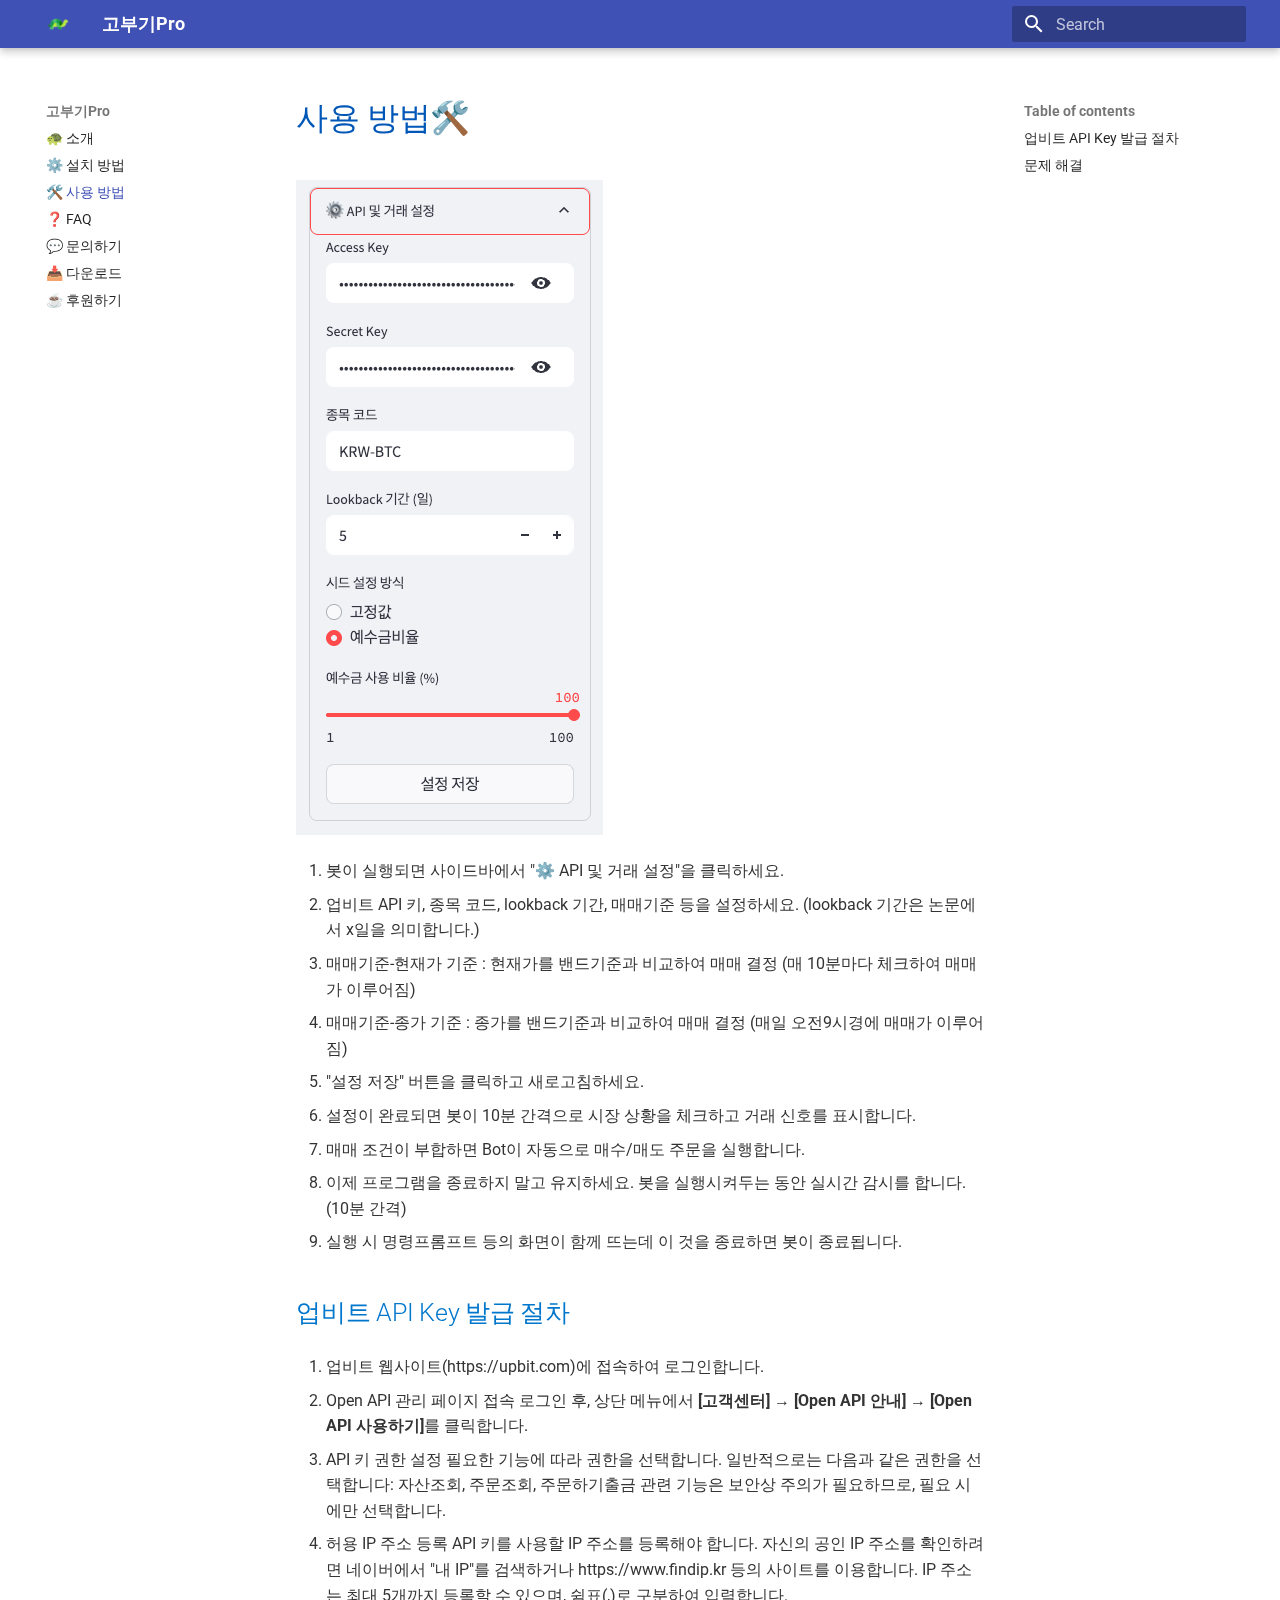
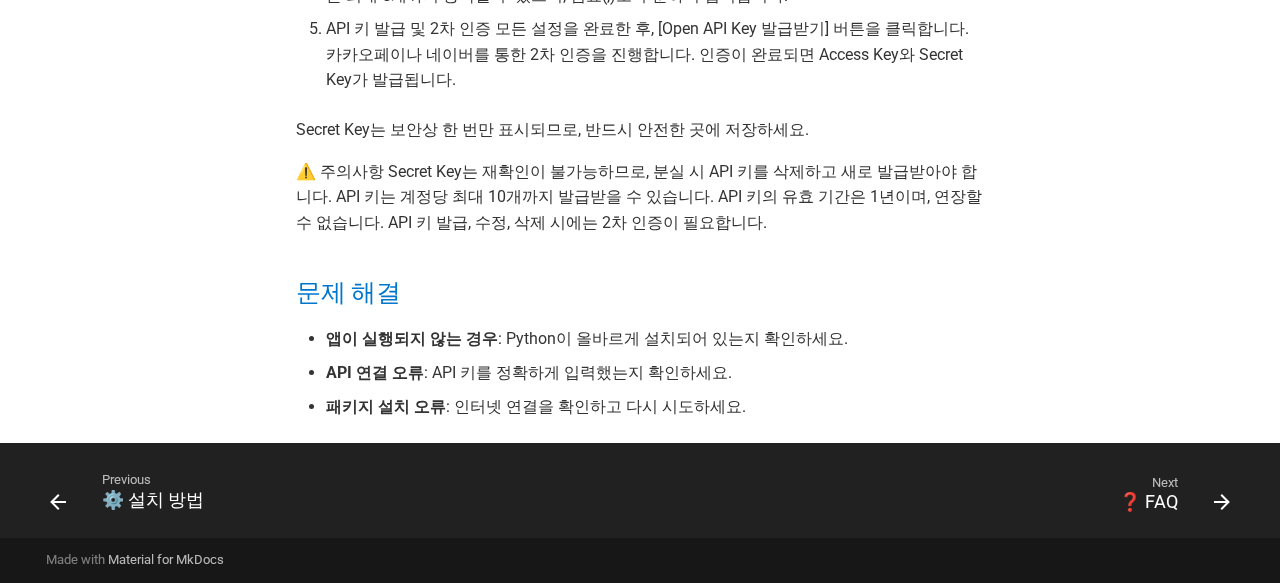
<file: usage.html>
<!doctype html>
<html lang="en" class="no-js">
  <head>
    
      <meta charset="utf-8">
      <meta name="viewport" content="width=device-width,initial-scale=1">
      
      
      
        <link rel="canonical" href="https://www.gobugibot.pro/usage.html">
      
      
        <link rel="prev" href="installation.html">
      
      
        <link rel="next" href="faq.html">
      
      
      <link rel="icon" href="images/favicon.png">
      <meta name="generator" content="mkdocs-1.6.1, mkdocs-material-9.6.12">
    
    
      
        <title>🛠️ 사용 방법 - 고부기Pro</title>
      
    
    
      <link rel="stylesheet" href="assets/stylesheets/main.2afb09e1.min.css">
      
      


    
    
      
    
    
      
        
        
        <link rel="preconnect" href="https://fonts.gstatic.com" crossorigin>
        <link rel="stylesheet" href="https://fonts.googleapis.com/css?family=Roboto:300,300i,400,400i,700,700i%7CRoboto+Mono:400,400i,700,700i&display=fallback">
        <style>:root{--md-text-font:"Roboto";--md-code-font:"Roboto Mono"}</style>
      
    
    
      <link rel="stylesheet" href="css/custom.css">
    
    <script>__md_scope=new URL(".",location),__md_hash=e=>[...e].reduce(((e,_)=>(e<<5)-e+_.charCodeAt(0)),0),__md_get=(e,_=localStorage,t=__md_scope)=>JSON.parse(_.getItem(t.pathname+"."+e)),__md_set=(e,_,t=localStorage,a=__md_scope)=>{try{t.setItem(a.pathname+"."+e,JSON.stringify(_))}catch(e){}}</script>
    
      

    
    
    
  </head>
  
  
    <body dir="ltr">
  
    
    <input class="md-toggle" data-md-toggle="drawer" type="checkbox" id="__drawer" autocomplete="off">
    <input class="md-toggle" data-md-toggle="search" type="checkbox" id="__search" autocomplete="off">
    <label class="md-overlay" for="__drawer"></label>
    <div data-md-component="skip">
      
        
        <a href="#_1" class="md-skip">
          Skip to content
        </a>
      
    </div>
    <div data-md-component="announce">
      
    </div>
    
    
      

  

<header class="md-header md-header--shadow" data-md-component="header">
  <nav class="md-header__inner md-grid" aria-label="Header">
    <a href="index.html" title="고부기Pro" class="md-header__button md-logo" aria-label="고부기Pro" data-md-component="logo">
      
  <img src="images/logo.png" alt="logo">

    </a>
    <label class="md-header__button md-icon" for="__drawer">
      
      <svg xmlns="http://www.w3.org/2000/svg" viewBox="0 0 24 24"><path d="M3 6h18v2H3zm0 5h18v2H3zm0 5h18v2H3z"/></svg>
    </label>
    <div class="md-header__title" data-md-component="header-title">
      <div class="md-header__ellipsis">
        <div class="md-header__topic">
          <span class="md-ellipsis">
            고부기Pro
          </span>
        </div>
        <div class="md-header__topic" data-md-component="header-topic">
          <span class="md-ellipsis">
            
              🛠️ 사용 방법
            
          </span>
        </div>
      </div>
    </div>
    
    
      <script>var palette=__md_get("__palette");if(palette&&palette.color){if("(prefers-color-scheme)"===palette.color.media){var media=matchMedia("(prefers-color-scheme: light)"),input=document.querySelector(media.matches?"[data-md-color-media='(prefers-color-scheme: light)']":"[data-md-color-media='(prefers-color-scheme: dark)']");palette.color.media=input.getAttribute("data-md-color-media"),palette.color.scheme=input.getAttribute("data-md-color-scheme"),palette.color.primary=input.getAttribute("data-md-color-primary"),palette.color.accent=input.getAttribute("data-md-color-accent")}for(var[key,value]of Object.entries(palette.color))document.body.setAttribute("data-md-color-"+key,value)}</script>
    
    
    
      
      
        <label class="md-header__button md-icon" for="__search">
          
          <svg xmlns="http://www.w3.org/2000/svg" viewBox="0 0 24 24"><path d="M9.5 3A6.5 6.5 0 0 1 16 9.5c0 1.61-.59 3.09-1.56 4.23l.27.27h.79l5 5-1.5 1.5-5-5v-.79l-.27-.27A6.52 6.52 0 0 1 9.5 16 6.5 6.5 0 0 1 3 9.5 6.5 6.5 0 0 1 9.5 3m0 2C7 5 5 7 5 9.5S7 14 9.5 14 14 12 14 9.5 12 5 9.5 5"/></svg>
        </label>
        <div class="md-search" data-md-component="search" role="dialog">
  <label class="md-search__overlay" for="__search"></label>
  <div class="md-search__inner" role="search">
    <form class="md-search__form" name="search">
      <input type="text" class="md-search__input" name="query" aria-label="Search" placeholder="Search" autocapitalize="off" autocorrect="off" autocomplete="off" spellcheck="false" data-md-component="search-query" required>
      <label class="md-search__icon md-icon" for="__search">
        
        <svg xmlns="http://www.w3.org/2000/svg" viewBox="0 0 24 24"><path d="M9.5 3A6.5 6.5 0 0 1 16 9.5c0 1.61-.59 3.09-1.56 4.23l.27.27h.79l5 5-1.5 1.5-5-5v-.79l-.27-.27A6.52 6.52 0 0 1 9.5 16 6.5 6.5 0 0 1 3 9.5 6.5 6.5 0 0 1 9.5 3m0 2C7 5 5 7 5 9.5S7 14 9.5 14 14 12 14 9.5 12 5 9.5 5"/></svg>
        
        <svg xmlns="http://www.w3.org/2000/svg" viewBox="0 0 24 24"><path d="M20 11v2H8l5.5 5.5-1.42 1.42L4.16 12l7.92-7.92L13.5 5.5 8 11z"/></svg>
      </label>
      <nav class="md-search__options" aria-label="Search">
        
        <button type="reset" class="md-search__icon md-icon" title="Clear" aria-label="Clear" tabindex="-1">
          
          <svg xmlns="http://www.w3.org/2000/svg" viewBox="0 0 24 24"><path d="M19 6.41 17.59 5 12 10.59 6.41 5 5 6.41 10.59 12 5 17.59 6.41 19 12 13.41 17.59 19 19 17.59 13.41 12z"/></svg>
        </button>
      </nav>
      
    </form>
    <div class="md-search__output">
      <div class="md-search__scrollwrap" tabindex="0" data-md-scrollfix>
        <div class="md-search-result" data-md-component="search-result">
          <div class="md-search-result__meta">
            Initializing search
          </div>
          <ol class="md-search-result__list" role="presentation"></ol>
        </div>
      </div>
    </div>
  </div>
</div>
      
    
    
  </nav>
  
</header>
    
    <div class="md-container" data-md-component="container">
      
      
        
          
        
      
      <main class="md-main" data-md-component="main">
        <div class="md-main__inner md-grid">
          
            
              
              <div class="md-sidebar md-sidebar--primary" data-md-component="sidebar" data-md-type="navigation" >
                <div class="md-sidebar__scrollwrap">
                  <div class="md-sidebar__inner">
                    



<nav class="md-nav md-nav--primary" aria-label="Navigation" data-md-level="0">
  <label class="md-nav__title" for="__drawer">
    <a href="index.html" title="고부기Pro" class="md-nav__button md-logo" aria-label="고부기Pro" data-md-component="logo">
      
  <img src="images/logo.png" alt="logo">

    </a>
    고부기Pro
  </label>
  
  <ul class="md-nav__list" data-md-scrollfix>
    
      
      
  
  
  
  
    <li class="md-nav__item">
      <a href="index.html" class="md-nav__link">
        
  
  
  <span class="md-ellipsis">
    🐢 소개
    
  </span>
  

      </a>
    </li>
  

    
      
      
  
  
  
  
    <li class="md-nav__item">
      <a href="installation.html" class="md-nav__link">
        
  
  
  <span class="md-ellipsis">
    ⚙️ 설치 방법
    
  </span>
  

      </a>
    </li>
  

    
      
      
  
  
    
  
  
  
    <li class="md-nav__item md-nav__item--active">
      
      <input class="md-nav__toggle md-toggle" type="checkbox" id="__toc">
      
      
        
      
      
        <label class="md-nav__link md-nav__link--active" for="__toc">
          
  
  
  <span class="md-ellipsis">
    🛠️ 사용 방법
    
  </span>
  

          <span class="md-nav__icon md-icon"></span>
        </label>
      
      <a href="usage.html" class="md-nav__link md-nav__link--active">
        
  
  
  <span class="md-ellipsis">
    🛠️ 사용 방법
    
  </span>
  

      </a>
      
        

<nav class="md-nav md-nav--secondary" aria-label="Table of contents">
  
  
  
    
  
  
    <label class="md-nav__title" for="__toc">
      <span class="md-nav__icon md-icon"></span>
      Table of contents
    </label>
    <ul class="md-nav__list" data-md-component="toc" data-md-scrollfix>
      
        <li class="md-nav__item">
  <a href="#api-key" class="md-nav__link">
    <span class="md-ellipsis">
      업비트 API Key 발급 절차
    </span>
  </a>
  
</li>
      
        <li class="md-nav__item">
  <a href="#_2" class="md-nav__link">
    <span class="md-ellipsis">
      문제 해결
    </span>
  </a>
  
</li>
      
    </ul>
  
</nav>
      
    </li>
  

    
      
      
  
  
  
  
    <li class="md-nav__item">
      <a href="faq.html" class="md-nav__link">
        
  
  
  <span class="md-ellipsis">
    ❓ FAQ
    
  </span>
  

      </a>
    </li>
  

    
      
      
  
  
  
  
    <li class="md-nav__item">
      <a href="contact.html" class="md-nav__link">
        
  
  
  <span class="md-ellipsis">
    💬 문의하기
    
  </span>
  

      </a>
    </li>
  

    
      
      
  
  
  
  
    <li class="md-nav__item">
      <a href="download.html" class="md-nav__link">
        
  
  
  <span class="md-ellipsis">
    📥 다운로드
    
  </span>
  

      </a>
    </li>
  

    
      
      
  
  
  
  
    <li class="md-nav__item">
      <a href="donate.html" class="md-nav__link">
        
  
  
  <span class="md-ellipsis">
    ☕ 후원하기
    
  </span>
  

      </a>
    </li>
  

    
  </ul>
</nav>
                  </div>
                </div>
              </div>
            
            
              
              <div class="md-sidebar md-sidebar--secondary" data-md-component="sidebar" data-md-type="toc" >
                <div class="md-sidebar__scrollwrap">
                  <div class="md-sidebar__inner">
                    

<nav class="md-nav md-nav--secondary" aria-label="Table of contents">
  
  
  
    
  
  
    <label class="md-nav__title" for="__toc">
      <span class="md-nav__icon md-icon"></span>
      Table of contents
    </label>
    <ul class="md-nav__list" data-md-component="toc" data-md-scrollfix>
      
        <li class="md-nav__item">
  <a href="#api-key" class="md-nav__link">
    <span class="md-ellipsis">
      업비트 API Key 발급 절차
    </span>
  </a>
  
</li>
      
        <li class="md-nav__item">
  <a href="#_2" class="md-nav__link">
    <span class="md-ellipsis">
      문제 해결
    </span>
  </a>
  
</li>
      
    </ul>
  
</nav>
                  </div>
                </div>
              </div>
            
          
          
            <div class="md-content" data-md-component="content">
              <article class="md-content__inner md-typeset">
                
                  



<h1 id="_1">사용 방법🛠️</h1>
<p><img alt="설정스샷" src="images/setting_ex.png" /></p>
<ol>
<li>봇이 실행되면 사이드바에서 "⚙️ API 및 거래 설정"을 클릭하세요.</li>
<li>업비트 API 키, 종목 코드, lookback 기간, 매매기준 등을 설정하세요. (lookback 기간은 논문에서 x일을 의미합니다.)</li>
<li>매매기준-현재가 기준 : 현재가를 밴드기준과 비교하여 매매 결정 (매 10분마다 체크하여 매매가 이루어짐)</li>
<li>매매기준-종가 기준 : 종가를 밴드기준과 비교하여 매매 결정 (매일 오전9시경에 매매가 이루어짐)</li>
<li>"설정 저장" 버튼을 클릭하고 새로고침하세요.</li>
<li>설정이 완료되면 봇이 10분 간격으로 시장 상황을 체크하고 거래 신호를 표시합니다.</li>
<li>매매 조건이 부합하면 Bot이 자동으로 매수/매도 주문을 실행합니다.</li>
<li>이제 프로그램을 종료하지 말고 유지하세요. 봇을 실행시켜두는 동안 실시간 감시를 합니다. (10분 간격)</li>
<li>실행 시 명령프롬프트 등의 화면이 함께 뜨는데 이 것을 종료하면 봇이 종료됩니다.</li>
</ol>
<h2 id="api-key">업비트 API Key 발급 절차</h2>
<ol>
<li>
<p>업비트 웹사이트(https://upbit.com)에 접속하여 로그인합니다.</p>
</li>
<li>
<p>Open API 관리 페이지 접속
로그인 후, 상단 메뉴에서 <strong>[고객센터] → [Open API 안내] → [Open API 사용하기]</strong>를 클릭합니다. ​</p>
</li>
<li>
<p>API 키 권한 설정
필요한 기능에 따라 권한을 선택합니다. 일반적으로는 다음과 같은 권한을 선택합니다: 자산조회, 주문조회, 주문하기​
출금 관련 기능은 보안상 주의가 필요하므로, 필요 시에만 선택합니다.​</p>
</li>
<li>
<p>허용 IP 주소 등록
API 키를 사용할 IP 주소를 등록해야 합니다.
자신의 공인 IP 주소를 확인하려면 네이버에서 "내 IP"를 검색하거나 https://www.findip.kr 등의 사이트를 이용합니다.
IP 주소는 최대 5개까지 등록할 수 있으며, 쉼표(,)로 구분하여 입력합니다.​</p>
</li>
<li>
<p>API 키 발급 및 2차 인증
모든 설정을 완료한 후, [Open API Key 발급받기] 버튼을 클릭합니다.
카카오페이나 네이버를 통한 2차 인증을 진행합니다.
인증이 완료되면 Access Key와 Secret Key가 발급됩니다.</p>
</li>
</ol>
<p>Secret Key는 보안상 한 번만 표시되므로, 반드시 안전한 곳에 저장하세요. ​</p>
<p>⚠️ 주의사항
Secret Key는 재확인이 불가능하므로, 분실 시 API 키를 삭제하고 새로 발급받아야 합니다.
API 키는 계정당 최대 10개까지 발급받을 수 있습니다.
API 키의 유효 기간은 1년이며, 연장할 수 없습니다.
API 키 발급, 수정, 삭제 시에는 2차 인증이 필요합니다.​</p>
<h2 id="_2">문제 해결</h2>
<ul>
<li><strong>앱이 실행되지 않는 경우</strong>: Python이 올바르게 설치되어 있는지 확인하세요.</li>
<li><strong>API 연결 오류</strong>: API 키를 정확하게 입력했는지 확인하세요.</li>
<li><strong>패키지 설치 오류</strong>: 인터넷 연결을 확인하고 다시 시도하세요.</li>
</ul>












                
              </article>
            </div>
          
          
<script>var target=document.getElementById(location.hash.slice(1));target&&target.name&&(target.checked=target.name.startsWith("__tabbed_"))</script>
        </div>
        
      </main>
      
        <footer class="md-footer">
  
    
      
      <nav class="md-footer__inner md-grid" aria-label="Footer" >
        
          
          <a href="installation.html" class="md-footer__link md-footer__link--prev" aria-label="Previous: ⚙️ 설치 방법">
            <div class="md-footer__button md-icon">
              
              <svg xmlns="http://www.w3.org/2000/svg" viewBox="0 0 24 24"><path d="M20 11v2H8l5.5 5.5-1.42 1.42L4.16 12l7.92-7.92L13.5 5.5 8 11z"/></svg>
            </div>
            <div class="md-footer__title">
              <span class="md-footer__direction">
                Previous
              </span>
              <div class="md-ellipsis">
                ⚙️ 설치 방법
              </div>
            </div>
          </a>
        
        
          
          <a href="faq.html" class="md-footer__link md-footer__link--next" aria-label="Next: ❓ FAQ">
            <div class="md-footer__title">
              <span class="md-footer__direction">
                Next
              </span>
              <div class="md-ellipsis">
                ❓ FAQ
              </div>
            </div>
            <div class="md-footer__button md-icon">
              
              <svg xmlns="http://www.w3.org/2000/svg" viewBox="0 0 24 24"><path d="M4 11v2h12l-5.5 5.5 1.42 1.42L19.84 12l-7.92-7.92L10.5 5.5 16 11z"/></svg>
            </div>
          </a>
        
      </nav>
    
  
  <div class="md-footer-meta md-typeset">
    <div class="md-footer-meta__inner md-grid">
      <div class="md-copyright">
  
  
    Made with
    <a href="https://squidfunk.github.io/mkdocs-material/" target="_blank" rel="noopener">
      Material for MkDocs
    </a>
  
</div>
      
    </div>
  </div>
</footer>
      
    </div>
    <div class="md-dialog" data-md-component="dialog">
      <div class="md-dialog__inner md-typeset"></div>
    </div>
    
    
    
      
      <script id="__config" type="application/json">{"base": ".", "features": ["navigation.footer"], "search": "assets/javascripts/workers/search.f8cc74c7.min.js", "tags": null, "translations": {"clipboard.copied": "Copied to clipboard", "clipboard.copy": "Copy to clipboard", "search.result.more.one": "1 more on this page", "search.result.more.other": "# more on this page", "search.result.none": "No matching documents", "search.result.one": "1 matching document", "search.result.other": "# matching documents", "search.result.placeholder": "Type to start searching", "search.result.term.missing": "Missing", "select.version": "Select version"}, "version": null}</script>
    
    
      <script src="assets/javascripts/bundle.c8b220af.min.js"></script>
      
    
  </body>
</html>
</file>
<file: css/custom.css>
/* 본문 텍스트 기본 색상 */
.md-content {
    color: #333333; /* 어두운 회색 */
  }
  
  /* 제목(h1) 스타일 */
  .md-content h1 {
    color: #0057b7; /* 짙은 파란색 */
  }
  
  /* 제목(h2) 스타일 */
  .md-content h2 {
    color: #0077cc; /* 살짝 밝은 파란색 */
  }
  
  /* 제목(h3) 스타일 */
  .md-content h3 {
    color: #3399ff; /* 더 밝은 파란색 */
  }
  
  
  /* 링크 색상 */
  .md-content a {
    color: #1a73e8; /* 파란색 링크 */
    text-decoration: underline; /* 링크 강조 (선택) */
  }
  
  /* 링크에 마우스 올렸을 때 색상 */
  .md-content a:hover {
    color: #d93025; /* 빨간색 링크 강조 */
  }
  
  /* 주의: 메뉴바나 제목 등에는 영향을 안 주고, 본문 내용만 색상 변경됩니다 */
</file>
<file: assets/stylesheets/main.2afb09e1.min.css>
@charset "UTF-8";html{-webkit-text-size-adjust:none;-moz-text-size-adjust:none;text-size-adjust:none;box-sizing:border-box}*,:after,:before{box-sizing:inherit}@media (prefers-reduced-motion){*,:after,:before{transition:none!important}}body{margin:0}a,button,input,label{-webkit-tap-highlight-color:transparent}a{color:inherit;text-decoration:none}hr{border:0;box-sizing:initial;display:block;height:.05rem;overflow:visible;padding:0}small{font-size:80%}sub,sup{line-height:1em}img{border-style:none}table{border-collapse:initial;border-spacing:0}td,th{font-weight:400;vertical-align:top}button{background:#0000;border:0;font-family:inherit;font-size:inherit;margin:0;padding:0}input{border:0;outline:none}:root{--md-primary-fg-color:#4051b5;--md-primary-fg-color--light:#5d6cc0;--md-primary-fg-color--dark:#303fa1;--md-primary-bg-color:#fff;--md-primary-bg-color--light:#ffffffb3;--md-accent-fg-color:#526cfe;--md-accent-fg-color--transparent:#526cfe1a;--md-accent-bg-color:#fff;--md-accent-bg-color--light:#ffffffb3}[data-md-color-scheme=default]{color-scheme:light}[data-md-color-scheme=default] img[src$="#gh-dark-mode-only"],[data-md-color-scheme=default] img[src$="#only-dark"]{display:none}:root,[data-md-color-scheme=default]{--md-hue:225deg;--md-default-fg-color:#000000de;--md-default-fg-color--light:#0000008a;--md-default-fg-color--lighter:#00000052;--md-default-fg-color--lightest:#00000012;--md-default-bg-color:#fff;--md-default-bg-color--light:#ffffffb3;--md-default-bg-color--lighter:#ffffff4d;--md-default-bg-color--lightest:#ffffff1f;--md-code-fg-color:#36464e;--md-code-bg-color:#f5f5f5;--md-code-hl-color:#4287ff;--md-code-hl-color--light:#4287ff1a;--md-code-hl-number-color:#d52a2a;--md-code-hl-special-color:#db1457;--md-code-hl-function-color:#a846b9;--md-code-hl-constant-color:#6e59d9;--md-code-hl-keyword-color:#3f6ec6;--md-code-hl-string-color:#1c7d4d;--md-code-hl-name-color:var(--md-code-fg-color);--md-code-hl-operator-color:var(--md-default-fg-color--light);--md-code-hl-punctuation-color:var(--md-default-fg-color--light);--md-code-hl-comment-color:var(--md-default-fg-color--light);--md-code-hl-generic-color:var(--md-default-fg-color--light);--md-code-hl-variable-color:var(--md-default-fg-color--light);--md-typeset-color:var(--md-default-fg-color);--md-typeset-a-color:var(--md-primary-fg-color);--md-typeset-del-color:#f5503d26;--md-typeset-ins-color:#0bd57026;--md-typeset-kbd-color:#fafafa;--md-typeset-kbd-accent-color:#fff;--md-typeset-kbd-border-color:#b8b8b8;--md-typeset-mark-color:#ffff0080;--md-typeset-table-color:#0000001f;--md-typeset-table-color--light:rgba(0,0,0,.035);--md-admonition-fg-color:var(--md-default-fg-color);--md-admonition-bg-color:var(--md-default-bg-color);--md-warning-fg-color:#000000de;--md-warning-bg-color:#ff9;--md-footer-fg-color:#fff;--md-footer-fg-color--light:#ffffffb3;--md-footer-fg-color--lighter:#ffffff73;--md-footer-bg-color:#000000de;--md-footer-bg-color--dark:#00000052;--md-shadow-z1:0 0.2rem 0.5rem #0000000d,0 0 0.05rem #0000001a;--md-shadow-z2:0 0.2rem 0.5rem #0000001a,0 0 0.05rem #00000040;--md-shadow-z3:0 0.2rem 0.5rem #0003,0 0 0.05rem #00000059}.md-icon svg{fill:currentcolor;display:block;height:1.2rem;width:1.2rem}body{-webkit-font-smoothing:antialiased;-moz-osx-font-smoothing:grayscale;--md-text-font-family:var(--md-text-font,_),-apple-system,BlinkMacSystemFont,Helvetica,Arial,sans-serif;--md-code-font-family:var(--md-code-font,_),SFMono-Regular,Consolas,Menlo,monospace}aside,body,input{font-feature-settings:"kern","liga";color:var(--md-typeset-color);font-family:var(--md-text-font-family)}code,kbd,pre{font-feature-settings:"kern";font-family:var(--md-code-font-family)}:root{--md-typeset-table-sort-icon:url('data:image/svg+xml;charset=utf-8,<svg xmlns="http://www.w3.org/2000/svg" viewBox="0 0 24 24"><path d="m18 21-4-4h3V7h-3l4-4 4 4h-3v10h3M2 19v-2h10v2M2 13v-2h7v2M2 7V5h4v2z"/></svg>');--md-typeset-table-sort-icon--asc:url('data:image/svg+xml;charset=utf-8,<svg xmlns="http://www.w3.org/2000/svg" viewBox="0 0 24 24"><path d="M19 17h3l-4 4-4-4h3V3h2M2 17h10v2H2M6 5v2H2V5m0 6h7v2H2z"/></svg>');--md-typeset-table-sort-icon--desc:url('data:image/svg+xml;charset=utf-8,<svg xmlns="http://www.w3.org/2000/svg" viewBox="0 0 24 24"><path d="M19 7h3l-4-4-4 4h3v14h2M2 17h10v2H2M6 5v2H2V5m0 6h7v2H2z"/></svg>')}.md-typeset{-webkit-print-color-adjust:exact;color-adjust:exact;font-size:.8rem;line-height:1.6;overflow-wrap:break-word}@media print{.md-typeset{font-size:.68rem}}.md-typeset blockquote,.md-typeset dl,.md-typeset figure,.md-typeset ol,.md-typeset pre,.md-typeset ul{margin-bottom:1em;margin-top:1em}.md-typeset h1{color:var(--md-default-fg-color--light);font-size:2em;line-height:1.3;margin:0 0 1.25em}.md-typeset h1,.md-typeset h2{font-weight:300;letter-spacing:-.01em}.md-typeset h2{font-size:1.5625em;line-height:1.4;margin:1.6em 0 .64em}.md-typeset h3{font-size:1.25em;font-weight:400;letter-spacing:-.01em;line-height:1.5;margin:1.6em 0 .8em}.md-typeset h2+h3{margin-top:.8em}.md-typeset h4{font-weight:700;letter-spacing:-.01em;margin:1em 0}.md-typeset h5,.md-typeset h6{color:var(--md-default-fg-color--light);font-size:.8em;font-weight:700;letter-spacing:-.01em;margin:1.25em 0}.md-typeset h5{text-transform:uppercase}.md-typeset h5 code{text-transform:none}.md-typeset hr{border-bottom:.05rem solid var(--md-default-fg-color--lightest);display:flow-root;margin:1.5em 0}.md-typeset a{color:var(--md-typeset-a-color);word-break:break-word}.md-typeset a,.md-typeset a:before{transition:color 125ms}.md-typeset a:focus,.md-typeset a:hover{color:var(--md-accent-fg-color)}.md-typeset a:focus code,.md-typeset a:hover code{background-color:var(--md-accent-fg-color--transparent)}.md-typeset a code{color:currentcolor;transition:background-color 125ms}.md-typeset a.focus-visible{outline-color:var(--md-accent-fg-color);outline-offset:.2rem}.md-typeset code,.md-typeset kbd,.md-typeset pre{color:var(--md-code-fg-color);direction:ltr;font-variant-ligatures:none}@media print{.md-typeset code,.md-typeset kbd,.md-typeset pre{white-space:pre-wrap}}.md-typeset code{background-color:var(--md-code-bg-color);border-radius:.1rem;-webkit-box-decoration-break:clone;box-decoration-break:clone;font-size:.85em;padding:0 .2941176471em;word-break:break-word}.md-typeset code:not(.focus-visible){-webkit-tap-highlight-color:transparent;outline:none}.md-typeset pre{display:flow-root;line-height:1.4;position:relative}.md-typeset pre>code{-webkit-box-decoration-break:slice;box-decoration-break:slice;box-shadow:none;display:block;margin:0;outline-color:var(--md-accent-fg-color);overflow:auto;padding:.7720588235em 1.1764705882em;scrollbar-color:var(--md-default-fg-color--lighter) #0000;scrollbar-width:thin;touch-action:auto;word-break:normal}.md-typeset pre>code:hover{scrollbar-color:var(--md-accent-fg-color) #0000}.md-typeset pre>code::-webkit-scrollbar{height:.2rem;width:.2rem}.md-typeset pre>code::-webkit-scrollbar-thumb{background-color:var(--md-default-fg-color--lighter)}.md-typeset pre>code::-webkit-scrollbar-thumb:hover{background-color:var(--md-accent-fg-color)}.md-typeset kbd{background-color:var(--md-typeset-kbd-color);border-radius:.1rem;box-shadow:0 .1rem 0 .05rem var(--md-typeset-kbd-border-color),0 .1rem 0 var(--md-typeset-kbd-border-color),0 -.1rem .2rem var(--md-typeset-kbd-accent-color) inset;color:var(--md-default-fg-color);display:inline-block;font-size:.75em;padding:0 .6666666667em;vertical-align:text-top;word-break:break-word}.md-typeset mark{background-color:var(--md-typeset-mark-color);-webkit-box-decoration-break:clone;box-decoration-break:clone;color:inherit;word-break:break-word}.md-typeset abbr{border-bottom:.05rem dotted var(--md-default-fg-color--light);cursor:help;text-decoration:none}.md-typeset small{opacity:.75}[dir=ltr] .md-typeset sub,[dir=ltr] .md-typeset sup{margin-left:.078125em}[dir=rtl] .md-typeset sub,[dir=rtl] .md-typeset sup{margin-right:.078125em}[dir=ltr] .md-typeset blockquote{padding-left:.6rem}[dir=rtl] .md-typeset blockquote{padding-right:.6rem}[dir=ltr] .md-typeset blockquote{border-left:.2rem solid var(--md-default-fg-color--lighter)}[dir=rtl] .md-typeset blockquote{border-right:.2rem solid var(--md-default-fg-color--lighter)}.md-typeset blockquote{color:var(--md-default-fg-color--light);margin-left:0;margin-right:0}.md-typeset ul{list-style-type:disc}.md-typeset ul[type]{list-style-type:revert-layer}[dir=ltr] .md-typeset ol,[dir=ltr] .md-typeset ul{margin-left:.625em}[dir=rtl] .md-typeset ol,[dir=rtl] .md-typeset ul{margin-right:.625em}.md-typeset ol,.md-typeset ul{padding:0}.md-typeset ol:not([hidden]),.md-typeset ul:not([hidden]){display:flow-root}.md-typeset ol ol,.md-typeset ul ol{list-style-type:lower-alpha}.md-typeset ol ol ol,.md-typeset ul ol ol{list-style-type:lower-roman}.md-typeset ol ol ol ol,.md-typeset ul ol ol ol{list-style-type:upper-alpha}.md-typeset ol ol ol ol ol,.md-typeset ul ol ol ol ol{list-style-type:upper-roman}.md-typeset ol[type],.md-typeset ul[type]{list-style-type:revert-layer}[dir=ltr] .md-typeset ol li,[dir=ltr] .md-typeset ul li{margin-left:1.25em}[dir=rtl] .md-typeset ol li,[dir=rtl] .md-typeset ul li{margin-right:1.25em}.md-typeset ol li,.md-typeset ul li{margin-bottom:.5em}.md-typeset ol li blockquote,.md-typeset ol li p,.md-typeset ul li blockquote,.md-typeset ul li p{margin:.5em 0}.md-typeset ol li:last-child,.md-typeset ul li:last-child{margin-bottom:0}[dir=ltr] .md-typeset ol li ol,[dir=ltr] .md-typeset ol li ul,[dir=ltr] .md-typeset ul li ol,[dir=ltr] .md-typeset ul li ul{margin-left:.625em}[dir=rtl] .md-typeset ol li ol,[dir=rtl] .md-typeset ol li ul,[dir=rtl] .md-typeset ul li ol,[dir=rtl] .md-typeset ul li ul{margin-right:.625em}.md-typeset ol li ol,.md-typeset ol li ul,.md-typeset ul li ol,.md-typeset ul li ul{margin-bottom:.5em;margin-top:.5em}[dir=ltr] .md-typeset dd{margin-left:1.875em}[dir=rtl] .md-typeset dd{margin-right:1.875em}.md-typeset dd{margin-bottom:1.5em;margin-top:1em}.md-typeset img,.md-typeset svg,.md-typeset video{height:auto;max-width:100%}.md-typeset img[align=left]{margin:1em 1em 1em 0}.md-typeset img[align=right]{margin:1em 0 1em 1em}.md-typeset img[align]:only-child{margin-top:0}.md-typeset figure{display:flow-root;margin:1em auto;max-width:100%;text-align:center;width:-moz-fit-content;width:fit-content}.md-typeset figure img{display:block;margin:0 auto}.md-typeset figcaption{font-style:italic;margin:1em auto;max-width:24rem}.md-typeset iframe{max-width:100%}.md-typeset table:not([class]){background-color:var(--md-default-bg-color);border:.05rem solid var(--md-typeset-table-color);border-radius:.1rem;display:inline-block;font-size:.64rem;max-width:100%;overflow:auto;touch-action:auto}@media print{.md-typeset table:not([class]){display:table}}.md-typeset table:not([class])+*{margin-top:1.5em}.md-typeset table:not([class]) td>:first-child,.md-typeset table:not([class]) th>:first-child{margin-top:0}.md-typeset table:not([class]) td>:last-child,.md-typeset table:not([class]) th>:last-child{margin-bottom:0}.md-typeset table:not([class]) td:not([align]),.md-typeset table:not([class]) th:not([align]){text-align:left}[dir=rtl] .md-typeset table:not([class]) td:not([align]),[dir=rtl] .md-typeset table:not([class]) th:not([align]){text-align:right}.md-typeset table:not([class]) th{font-weight:700;min-width:5rem;padding:.9375em 1.25em;vertical-align:top}.md-typeset table:not([class]) td{border-top:.05rem solid var(--md-typeset-table-color);padding:.9375em 1.25em;vertical-align:top}.md-typeset table:not([class]) tbody tr{transition:background-color 125ms}.md-typeset table:not([class]) tbody tr:hover{background-color:var(--md-typeset-table-color--light);box-shadow:0 .05rem 0 var(--md-default-bg-color) inset}.md-typeset table:not([class]) a{word-break:normal}.md-typeset table th[role=columnheader]{cursor:pointer}[dir=ltr] .md-typeset table th[role=columnheader]:after{margin-left:.5em}[dir=rtl] .md-typeset table th[role=columnheader]:after{margin-right:.5em}.md-typeset table th[role=columnheader]:after{content:"";display:inline-block;height:1.2em;-webkit-mask-image:var(--md-typeset-table-sort-icon);mask-image:var(--md-typeset-table-sort-icon);-webkit-mask-repeat:no-repeat;mask-repeat:no-repeat;-webkit-mask-size:contain;mask-size:contain;transition:background-color 125ms;vertical-align:text-bottom;width:1.2em}.md-typeset table th[role=columnheader]:hover:after{background-color:var(--md-default-fg-color--lighter)}.md-typeset table th[role=columnheader][aria-sort=ascending]:after{background-color:var(--md-default-fg-color--light);-webkit-mask-image:var(--md-typeset-table-sort-icon--asc);mask-image:var(--md-typeset-table-sort-icon--asc)}.md-typeset table th[role=columnheader][aria-sort=descending]:after{background-color:var(--md-default-fg-color--light);-webkit-mask-image:var(--md-typeset-table-sort-icon--desc);mask-image:var(--md-typeset-table-sort-icon--desc)}.md-typeset__scrollwrap{margin:1em -.8rem;overflow-x:auto;touch-action:auto}.md-typeset__table{display:inline-block;margin-bottom:.5em;padding:0 .8rem}@media print{.md-typeset__table{display:block}}html .md-typeset__table table{display:table;margin:0;overflow:hidden;width:100%}@media screen and (max-width:44.984375em){.md-content__inner>pre{margin:1em -.8rem}.md-content__inner>pre code{border-radius:0}}.md-typeset .md-author{border-radius:100%;display:block;flex-shrink:0;height:1.6rem;overflow:hidden;position:relative;transition:color 125ms,transform 125ms;width:1.6rem}.md-typeset .md-author img{display:block}.md-typeset .md-author--more{background:var(--md-default-fg-color--lightest);color:var(--md-default-fg-color--lighter);font-size:.6rem;font-weight:700;line-height:1.6rem;text-align:center}.md-typeset .md-author--long{height:2.4rem;width:2.4rem}.md-typeset a.md-author{transform:scale(1)}.md-typeset a.md-author img{border-radius:100%;filter:grayscale(100%) opacity(75%);transition:filter 125ms}.md-typeset a.md-author:focus,.md-typeset a.md-author:hover{transform:scale(1.1);z-index:1}.md-typeset a.md-author:focus img,.md-typeset a.md-author:hover img{filter:grayscale(0)}.md-banner{background-color:var(--md-footer-bg-color);color:var(--md-footer-fg-color);overflow:auto}@media print{.md-banner{display:none}}.md-banner--warning{background-color:var(--md-warning-bg-color);color:var(--md-warning-fg-color)}.md-banner__inner{font-size:.7rem;margin:.6rem auto;padding:0 .8rem}[dir=ltr] .md-banner__button{float:right}[dir=rtl] .md-banner__button{float:left}.md-banner__button{color:inherit;cursor:pointer;transition:opacity .25s}.no-js .md-banner__button{display:none}.md-banner__button:hover{opacity:.7}html{font-size:125%;height:100%;overflow-x:hidden}@media screen and (min-width:100em){html{font-size:137.5%}}@media screen and (min-width:125em){html{font-size:150%}}body{background-color:var(--md-default-bg-color);display:flex;flex-direction:column;font-size:.5rem;min-height:100%;position:relative;width:100%}@media print{body{display:block}}@media screen and (max-width:59.984375em){body[data-md-scrolllock]{position:fixed}}.md-grid{margin-left:auto;margin-right:auto;max-width:61rem}.md-container{display:flex;flex-direction:column;flex-grow:1}@media print{.md-container{display:block}}.md-main{flex-grow:1}.md-main__inner{display:flex;height:100%;margin-top:1.5rem}.md-ellipsis{overflow:hidden;text-overflow:ellipsis}.md-toggle{display:none}.md-option{height:0;opacity:0;position:absolute;width:0}.md-option:checked+label:not([hidden]){display:block}.md-option.focus-visible+label{outline-color:var(--md-accent-fg-color);outline-style:auto}.md-skip{background-color:var(--md-default-fg-color);border-radius:.1rem;color:var(--md-default-bg-color);font-size:.64rem;margin:.5rem;opacity:0;outline-color:var(--md-accent-fg-color);padding:.3rem .5rem;position:fixed;transform:translateY(.4rem);z-index:-1}.md-skip:focus{opacity:1;transform:translateY(0);transition:transform .25s cubic-bezier(.4,0,.2,1),opacity 175ms 75ms;z-index:10}@page{margin:25mm}:root{--md-clipboard-icon:url('data:image/svg+xml;charset=utf-8,<svg xmlns="http://www.w3.org/2000/svg" viewBox="0 0 24 24"><path d="M19 21H8V7h11m0-2H8a2 2 0 0 0-2 2v14a2 2 0 0 0 2 2h11a2 2 0 0 0 2-2V7a2 2 0 0 0-2-2m-3-4H4a2 2 0 0 0-2 2v14h2V3h12z"/></svg>')}.md-clipboard{border-radius:.1rem;color:var(--md-default-fg-color--lightest);cursor:pointer;height:1.5em;outline-color:var(--md-accent-fg-color);outline-offset:.1rem;position:absolute;right:.5em;top:.5em;transition:color .25s;width:1.5em;z-index:1}@media print{.md-clipboard{display:none}}.md-clipboard:not(.focus-visible){-webkit-tap-highlight-color:transparent;outline:none}:hover>.md-clipboard{color:var(--md-default-fg-color--light)}.md-clipboard:focus,.md-clipboard:hover{color:var(--md-accent-fg-color)}.md-clipboard:after{background-color:currentcolor;content:"";display:block;height:1.125em;margin:0 auto;-webkit-mask-image:var(--md-clipboard-icon);mask-image:var(--md-clipboard-icon);-webkit-mask-position:center;mask-position:center;-webkit-mask-repeat:no-repeat;mask-repeat:no-repeat;-webkit-mask-size:contain;mask-size:contain;width:1.125em}.md-clipboard--inline{cursor:pointer}.md-clipboard--inline code{transition:color .25s,background-color .25s}.md-clipboard--inline:focus code,.md-clipboard--inline:hover code{background-color:var(--md-accent-fg-color--transparent);color:var(--md-accent-fg-color)}.md-typeset .md-code__content{display:grid}@keyframes consent{0%{opacity:0;transform:translateY(100%)}to{opacity:1;transform:translateY(0)}}@keyframes overlay{0%{opacity:0}to{opacity:1}}.md-consent__overlay{animation:overlay .25s both;-webkit-backdrop-filter:blur(.1rem);backdrop-filter:blur(.1rem);background-color:#0000008a;height:100%;opacity:1;position:fixed;top:0;width:100%;z-index:5}.md-consent__inner{animation:consent .5s cubic-bezier(.1,.7,.1,1) both;background-color:var(--md-default-bg-color);border:0;border-radius:.1rem;bottom:0;box-shadow:0 0 .2rem #0000001a,0 .2rem .4rem #0003;max-height:100%;overflow:auto;padding:0;position:fixed;width:100%;z-index:5}.md-consent__form{padding:.8rem}.md-consent__settings{display:none;margin:1em 0}input:checked+.md-consent__settings{display:block}.md-consent__controls{margin-bottom:.8rem}.md-typeset .md-consent__controls .md-button{display:inline}@media screen and (max-width:44.984375em){.md-typeset .md-consent__controls .md-button{display:block;margin-top:.4rem;text-align:center;width:100%}}.md-consent label{cursor:pointer}.md-content{flex-grow:1;min-width:0}.md-content__inner{margin:0 .8rem 1.2rem;padding-top:.6rem}@media screen and (min-width:76.25em){[dir=ltr] .md-sidebar--primary:not([hidden])~.md-content>.md-content__inner{margin-left:1.2rem}[dir=ltr] .md-sidebar--secondary:not([hidden])~.md-content>.md-content__inner,[dir=rtl] .md-sidebar--primary:not([hidden])~.md-content>.md-content__inner{margin-right:1.2rem}[dir=rtl] .md-sidebar--secondary:not([hidden])~.md-content>.md-content__inner{margin-left:1.2rem}}.md-content__inner:before{content:"";display:block;height:.4rem}.md-content__inner>:last-child{margin-bottom:0}[dir=ltr] .md-content__button{float:right}[dir=rtl] .md-content__button{float:left}[dir=ltr] .md-content__button{margin-left:.4rem}[dir=rtl] .md-content__button{margin-right:.4rem}.md-content__button{margin:.4rem 0;padding:0}@media print{.md-content__button{display:none}}.md-typeset .md-content__button{color:var(--md-default-fg-color--lighter)}.md-content__button svg{display:inline;vertical-align:top}[dir=rtl] .md-content__button svg{transform:scaleX(-1)}[dir=ltr] .md-dialog{right:.8rem}[dir=rtl] .md-dialog{left:.8rem}.md-dialog{background-color:var(--md-default-fg-color);border-radius:.1rem;bottom:.8rem;box-shadow:var(--md-shadow-z3);min-width:11.1rem;opacity:0;padding:.4rem .6rem;pointer-events:none;position:fixed;transform:translateY(100%);transition:transform 0ms .4s,opacity .4s;z-index:4}@media print{.md-dialog{display:none}}.md-dialog--active{opacity:1;pointer-events:auto;transform:translateY(0);transition:transform .4s cubic-bezier(.075,.85,.175,1),opacity .4s}.md-dialog__inner{color:var(--md-default-bg-color);font-size:.7rem}.md-feedback{margin:2em 0 1em;text-align:center}.md-feedback fieldset{border:none;margin:0;padding:0}.md-feedback__title{font-weight:700;margin:1em auto}.md-feedback__inner{position:relative}.md-feedback__list{display:flex;flex-wrap:wrap;place-content:baseline center;position:relative}.md-feedback__list:hover .md-icon:not(:disabled){color:var(--md-default-fg-color--lighter)}:disabled .md-feedback__list{min-height:1.8rem}.md-feedback__icon{color:var(--md-default-fg-color--light);cursor:pointer;flex-shrink:0;margin:0 .1rem;transition:color 125ms}.md-feedback__icon:not(:disabled).md-icon:hover{color:var(--md-accent-fg-color)}.md-feedback__icon:disabled{color:var(--md-default-fg-color--lightest);pointer-events:none}.md-feedback__note{opacity:0;position:relative;transform:translateY(.4rem);transition:transform .4s cubic-bezier(.1,.7,.1,1),opacity .15s}.md-feedback__note>*{margin:0 auto;max-width:16rem}:disabled .md-feedback__note{opacity:1;transform:translateY(0)}@media print{.md-feedback{display:none}}.md-footer{background-color:var(--md-footer-bg-color);color:var(--md-footer-fg-color)}@media print{.md-footer{display:none}}.md-footer__inner{justify-content:space-between;overflow:auto;padding:.2rem}.md-footer__inner:not([hidden]){display:flex}.md-footer__link{align-items:end;display:flex;flex-grow:0.01;margin-bottom:.4rem;margin-top:1rem;max-width:100%;outline-color:var(--md-accent-fg-color);overflow:hidden;transition:opacity .25s}.md-footer__link:focus,.md-footer__link:hover{opacity:.7}[dir=rtl] .md-footer__link svg{transform:scaleX(-1)}@media screen and (max-width:44.984375em){.md-footer__link--prev{flex-shrink:0}.md-footer__link--prev .md-footer__title{display:none}}[dir=ltr] .md-footer__link--next{margin-left:auto}[dir=rtl] .md-footer__link--next{margin-right:auto}.md-footer__link--next{text-align:right}[dir=rtl] .md-footer__link--next{text-align:left}.md-footer__title{flex-grow:1;font-size:.9rem;margin-bottom:.7rem;max-width:calc(100% - 2.4rem);padding:0 1rem;white-space:nowrap}.md-footer__button{margin:.2rem;padding:.4rem}.md-footer__direction{font-size:.64rem;opacity:.7}.md-footer-meta{background-color:var(--md-footer-bg-color--dark)}.md-footer-meta__inner{display:flex;flex-wrap:wrap;justify-content:space-between;padding:.2rem}html .md-footer-meta.md-typeset a{color:var(--md-footer-fg-color--light)}html .md-footer-meta.md-typeset a:focus,html .md-footer-meta.md-typeset a:hover{color:var(--md-footer-fg-color)}.md-copyright{color:var(--md-footer-fg-color--lighter);font-size:.64rem;margin:auto .6rem;padding:.4rem 0;width:100%}@media screen and (min-width:45em){.md-copyright{width:auto}}.md-copyright__highlight{color:var(--md-footer-fg-color--light)}.md-social{display:inline-flex;gap:.2rem;margin:0 .4rem;padding:.2rem 0 .6rem}@media screen and (min-width:45em){.md-social{padding:.6rem 0}}.md-social__link{display:inline-block;height:1.6rem;text-align:center;width:1.6rem}.md-social__link:before{line-height:1.9}.md-social__link svg{fill:currentcolor;max-height:.8rem;vertical-align:-25%}.md-typeset .md-button{border:.1rem solid;border-radius:.1rem;color:var(--md-primary-fg-color);cursor:pointer;display:inline-block;font-weight:700;padding:.625em 2em;transition:color 125ms,background-color 125ms,border-color 125ms}.md-typeset .md-button--primary{background-color:var(--md-primary-fg-color);border-color:var(--md-primary-fg-color);color:var(--md-primary-bg-color)}.md-typeset .md-button:focus,.md-typeset .md-button:hover{background-color:var(--md-accent-fg-color);border-color:var(--md-accent-fg-color);color:var(--md-accent-bg-color)}[dir=ltr] .md-typeset .md-input{border-top-left-radius:.1rem}[dir=ltr] .md-typeset .md-input,[dir=rtl] .md-typeset .md-input{border-top-right-radius:.1rem}[dir=rtl] .md-typeset .md-input{border-top-left-radius:.1rem}.md-typeset .md-input{border-bottom:.1rem solid var(--md-default-fg-color--lighter);box-shadow:var(--md-shadow-z1);font-size:.8rem;height:1.8rem;padding:0 .6rem;transition:border .25s,box-shadow .25s}.md-typeset .md-input:focus,.md-typeset .md-input:hover{border-bottom-color:var(--md-accent-fg-color);box-shadow:var(--md-shadow-z2)}.md-typeset .md-input--stretch{width:100%}.md-header{background-color:var(--md-primary-fg-color);box-shadow:0 0 .2rem #0000,0 .2rem .4rem #0000;color:var(--md-primary-bg-color);display:block;left:0;position:sticky;right:0;top:0;z-index:4}@media print{.md-header{display:none}}.md-header[hidden]{transform:translateY(-100%);transition:transform .25s cubic-bezier(.8,0,.6,1),box-shadow .25s}.md-header--shadow{box-shadow:0 0 .2rem #0000001a,0 .2rem .4rem #0003;transition:transform .25s cubic-bezier(.1,.7,.1,1),box-shadow .25s}.md-header__inner{align-items:center;display:flex;padding:0 .2rem}.md-header__button{color:currentcolor;cursor:pointer;margin:.2rem;outline-color:var(--md-accent-fg-color);padding:.4rem;position:relative;transition:opacity .25s;vertical-align:middle;z-index:1}.md-header__button:hover{opacity:.7}.md-header__button:not([hidden]){display:inline-block}.md-header__button:not(.focus-visible){-webkit-tap-highlight-color:transparent;outline:none}.md-header__button.md-logo{margin:.2rem;padding:.4rem}@media screen and (max-width:76.234375em){.md-header__button.md-logo{display:none}}.md-header__button.md-logo img,.md-header__button.md-logo svg{fill:currentcolor;display:block;height:1.2rem;width:auto}@media screen and (min-width:60em){.md-header__button[for=__search]{display:none}}.no-js .md-header__button[for=__search]{display:none}[dir=rtl] .md-header__button[for=__search] svg{transform:scaleX(-1)}@media screen and (min-width:76.25em){.md-header__button[for=__drawer]{display:none}}.md-header__topic{display:flex;max-width:100%;position:absolute;transition:transform .4s cubic-bezier(.1,.7,.1,1),opacity .15s;white-space:nowrap}.md-header__topic+.md-header__topic{opacity:0;pointer-events:none;transform:translateX(1.25rem);transition:transform .4s cubic-bezier(1,.7,.1,.1),opacity .15s;z-index:-1}[dir=rtl] .md-header__topic+.md-header__topic{transform:translateX(-1.25rem)}.md-header__topic:first-child{font-weight:700}[dir=ltr] .md-header__title{margin-left:1rem;margin-right:.4rem}[dir=rtl] .md-header__title{margin-left:.4rem;margin-right:1rem}.md-header__title{flex-grow:1;font-size:.9rem;height:2.4rem;line-height:2.4rem}.md-header__title--active .md-header__topic{opacity:0;pointer-events:none;transform:translateX(-1.25rem);transition:transform .4s cubic-bezier(1,.7,.1,.1),opacity .15s;z-index:-1}[dir=rtl] .md-header__title--active .md-header__topic{transform:translateX(1.25rem)}.md-header__title--active .md-header__topic+.md-header__topic{opacity:1;pointer-events:auto;transform:translateX(0);transition:transform .4s cubic-bezier(.1,.7,.1,1),opacity .15s;z-index:0}.md-header__title>.md-header__ellipsis{height:100%;position:relative;width:100%}.md-header__option{display:flex;flex-shrink:0;max-width:100%;transition:max-width 0ms .25s,opacity .25s .25s;white-space:nowrap}[data-md-toggle=search]:checked~.md-header .md-header__option{max-width:0;opacity:0;transition:max-width 0ms,opacity 0ms}.md-header__option>input{bottom:0}.md-header__source{display:none}@media screen and (min-width:60em){[dir=ltr] .md-header__source{margin-left:1rem}[dir=rtl] .md-header__source{margin-right:1rem}.md-header__source{display:block;max-width:11.7rem;width:11.7rem}}@media screen and (min-width:76.25em){[dir=ltr] .md-header__source{margin-left:1.4rem}[dir=rtl] .md-header__source{margin-right:1.4rem}}.md-meta{color:var(--md-default-fg-color--light);font-size:.7rem;line-height:1.3}.md-meta__list{display:inline-flex;flex-wrap:wrap;list-style:none;margin:0;padding:0}.md-meta__item:not(:last-child):after{content:"·";margin-left:.2rem;margin-right:.2rem}.md-meta__link{color:var(--md-typeset-a-color)}.md-meta__link:focus,.md-meta__link:hover{color:var(--md-accent-fg-color)}.md-draft{background-color:#ff1744;border-radius:.125em;color:#fff;display:inline-block;font-weight:700;padding-left:.5714285714em;padding-right:.5714285714em}:root{--md-nav-icon--prev:url('data:image/svg+xml;charset=utf-8,<svg xmlns="http://www.w3.org/2000/svg" viewBox="0 0 24 24"><path d="M20 11v2H8l5.5 5.5-1.42 1.42L4.16 12l7.92-7.92L13.5 5.5 8 11z"/></svg>');--md-nav-icon--next:url('data:image/svg+xml;charset=utf-8,<svg xmlns="http://www.w3.org/2000/svg" viewBox="0 0 24 24"><path d="M8.59 16.58 13.17 12 8.59 7.41 10 6l6 6-6 6z"/></svg>');--md-toc-icon:url('data:image/svg+xml;charset=utf-8,<svg xmlns="http://www.w3.org/2000/svg" viewBox="0 0 24 24"><path d="M3 9h14V7H3zm0 4h14v-2H3zm0 4h14v-2H3zm16 0h2v-2h-2zm0-10v2h2V7zm0 6h2v-2h-2z"/></svg>')}.md-nav{font-size:.7rem;line-height:1.3}.md-nav__title{color:var(--md-default-fg-color--light);display:block;font-weight:700;overflow:hidden;padding:0 .6rem;text-overflow:ellipsis}.md-nav__title .md-nav__button{display:none}.md-nav__title .md-nav__button img{height:100%;width:auto}.md-nav__title .md-nav__button.md-logo img,.md-nav__title .md-nav__button.md-logo svg{fill:currentcolor;display:block;height:2.4rem;max-width:100%;object-fit:contain;width:auto}.md-nav__list{list-style:none;margin:0;padding:0}.md-nav__link{align-items:flex-start;display:flex;gap:.4rem;margin-top:.625em;scroll-snap-align:start;transition:color 125ms}.md-nav__link--passed{color:var(--md-default-fg-color--light)}.md-nav__item .md-nav__link--active,.md-nav__item .md-nav__link--active code{color:var(--md-typeset-a-color)}.md-nav__link .md-ellipsis{position:relative}[dir=ltr] .md-nav__link .md-icon:last-child{margin-left:auto}[dir=rtl] .md-nav__link .md-icon:last-child{margin-right:auto}.md-nav__link svg{fill:currentcolor;flex-shrink:0;height:1.3em;position:relative}.md-nav__link[for]:focus,.md-nav__link[for]:hover,.md-nav__link[href]:focus,.md-nav__link[href]:hover{color:var(--md-accent-fg-color);cursor:pointer}.md-nav__link.focus-visible{outline-color:var(--md-accent-fg-color);outline-offset:.2rem}.md-nav--primary .md-nav__link[for=__toc]{display:none}.md-nav--primary .md-nav__link[for=__toc] .md-icon:after{background-color:currentcolor;display:block;height:100%;-webkit-mask-image:var(--md-toc-icon);mask-image:var(--md-toc-icon);width:100%}.md-nav--primary .md-nav__link[for=__toc]~.md-nav{display:none}.md-nav__container>.md-nav__link{margin-top:0}.md-nav__container>.md-nav__link:first-child{flex-grow:1;min-width:0}.md-nav__icon{flex-shrink:0}.md-nav__source{display:none}@media screen and (max-width:76.234375em){.md-nav--primary,.md-nav--primary .md-nav{background-color:var(--md-default-bg-color);display:flex;flex-direction:column;height:100%;left:0;position:absolute;right:0;top:0;z-index:1}.md-nav--primary .md-nav__item,.md-nav--primary .md-nav__title{font-size:.8rem;line-height:1.5}.md-nav--primary .md-nav__title{background-color:var(--md-default-fg-color--lightest);color:var(--md-default-fg-color--light);cursor:pointer;height:5.6rem;line-height:2.4rem;padding:3rem .8rem .2rem;position:relative;white-space:nowrap}[dir=ltr] .md-nav--primary .md-nav__title .md-nav__icon{left:.4rem}[dir=rtl] .md-nav--primary .md-nav__title .md-nav__icon{right:.4rem}.md-nav--primary .md-nav__title .md-nav__icon{display:block;height:1.2rem;margin:.2rem;position:absolute;top:.4rem;width:1.2rem}.md-nav--primary .md-nav__title .md-nav__icon:after{background-color:currentcolor;content:"";display:block;height:100%;-webkit-mask-image:var(--md-nav-icon--prev);mask-image:var(--md-nav-icon--prev);-webkit-mask-position:center;mask-position:center;-webkit-mask-repeat:no-repeat;mask-repeat:no-repeat;-webkit-mask-size:contain;mask-size:contain;width:100%}.md-nav--primary .md-nav__title~.md-nav__list{background-color:var(--md-default-bg-color);box-shadow:0 .05rem 0 var(--md-default-fg-color--lightest) inset;overflow-y:auto;scroll-snap-type:y mandatory;touch-action:pan-y}.md-nav--primary .md-nav__title~.md-nav__list>:first-child{border-top:0}.md-nav--primary .md-nav__title[for=__drawer]{background-color:var(--md-primary-fg-color);color:var(--md-primary-bg-color);font-weight:700}.md-nav--primary .md-nav__title .md-logo{display:block;left:.2rem;margin:.2rem;padding:.4rem;position:absolute;right:.2rem;top:.2rem}.md-nav--primary .md-nav__list{flex:1}.md-nav--primary .md-nav__item{border-top:.05rem solid var(--md-default-fg-color--lightest)}.md-nav--primary .md-nav__item--active>.md-nav__link{color:var(--md-typeset-a-color)}.md-nav--primary .md-nav__item--active>.md-nav__link:focus,.md-nav--primary .md-nav__item--active>.md-nav__link:hover{color:var(--md-accent-fg-color)}.md-nav--primary .md-nav__link{margin-top:0;padding:.6rem .8rem}.md-nav--primary .md-nav__link svg{margin-top:.1em}.md-nav--primary .md-nav__link>.md-nav__link{padding:0}[dir=ltr] .md-nav--primary .md-nav__link .md-nav__icon{margin-right:-.2rem}[dir=rtl] .md-nav--primary .md-nav__link .md-nav__icon{margin-left:-.2rem}.md-nav--primary .md-nav__link .md-nav__icon{font-size:1.2rem;height:1.2rem;width:1.2rem}.md-nav--primary .md-nav__link .md-nav__icon:after{background-color:currentcolor;content:"";display:block;height:100%;-webkit-mask-image:var(--md-nav-icon--next);mask-image:var(--md-nav-icon--next);-webkit-mask-position:center;mask-position:center;-webkit-mask-repeat:no-repeat;mask-repeat:no-repeat;-webkit-mask-size:contain;mask-size:contain;width:100%}[dir=rtl] .md-nav--primary .md-nav__icon:after{transform:scale(-1)}.md-nav--primary .md-nav--secondary .md-nav{background-color:initial;position:static}[dir=ltr] .md-nav--primary .md-nav--secondary .md-nav .md-nav__link{padding-left:1.4rem}[dir=rtl] .md-nav--primary .md-nav--secondary .md-nav .md-nav__link{padding-right:1.4rem}[dir=ltr] .md-nav--primary .md-nav--secondary .md-nav .md-nav .md-nav__link{padding-left:2rem}[dir=rtl] .md-nav--primary .md-nav--secondary .md-nav .md-nav .md-nav__link{padding-right:2rem}[dir=ltr] .md-nav--primary .md-nav--secondary .md-nav .md-nav .md-nav .md-nav__link{padding-left:2.6rem}[dir=rtl] .md-nav--primary .md-nav--secondary .md-nav .md-nav .md-nav .md-nav__link{padding-right:2.6rem}[dir=ltr] .md-nav--primary .md-nav--secondary .md-nav .md-nav .md-nav .md-nav .md-nav__link{padding-left:3.2rem}[dir=rtl] .md-nav--primary .md-nav--secondary .md-nav .md-nav .md-nav .md-nav .md-nav__link{padding-right:3.2rem}.md-nav--secondary{background-color:initial}.md-nav__toggle~.md-nav{display:flex;opacity:0;transform:translateX(100%);transition:transform .25s cubic-bezier(.8,0,.6,1),opacity 125ms 50ms}[dir=rtl] .md-nav__toggle~.md-nav{transform:translateX(-100%)}.md-nav__toggle:checked~.md-nav{opacity:1;transform:translateX(0);transition:transform .25s cubic-bezier(.4,0,.2,1),opacity 125ms 125ms}.md-nav__toggle:checked~.md-nav>.md-nav__list{-webkit-backface-visibility:hidden;backface-visibility:hidden}}@media screen and (max-width:59.984375em){.md-nav--primary .md-nav__link[for=__toc]{display:flex}.md-nav--primary .md-nav__link[for=__toc] .md-icon:after{content:""}.md-nav--primary .md-nav__link[for=__toc]+.md-nav__link{display:none}.md-nav--primary .md-nav__link[for=__toc]~.md-nav{display:flex}.md-nav__source{background-color:var(--md-primary-fg-color--dark);color:var(--md-primary-bg-color);display:block;padding:0 .2rem}}@media screen and (min-width:60em) and (max-width:76.234375em){.md-nav--integrated .md-nav__link[for=__toc]{display:flex}.md-nav--integrated .md-nav__link[for=__toc] .md-icon:after{content:""}.md-nav--integrated .md-nav__link[for=__toc]+.md-nav__link{display:none}.md-nav--integrated .md-nav__link[for=__toc]~.md-nav{display:flex}}@media screen and (min-width:60em){.md-nav{margin-bottom:-.4rem}.md-nav--secondary .md-nav__title{background:var(--md-default-bg-color);box-shadow:0 0 .4rem .4rem var(--md-default-bg-color);position:sticky;top:0;z-index:1}.md-nav--secondary .md-nav__title[for=__toc]{scroll-snap-align:start}.md-nav--secondary .md-nav__title .md-nav__icon{display:none}[dir=ltr] .md-nav--secondary .md-nav__list{padding-left:.6rem}[dir=rtl] .md-nav--secondary .md-nav__list{padding-right:.6rem}.md-nav--secondary .md-nav__list{padding-bottom:.4rem}[dir=ltr] .md-nav--secondary .md-nav__item>.md-nav__link{margin-right:.4rem}[dir=rtl] .md-nav--secondary .md-nav__item>.md-nav__link{margin-left:.4rem}}@media screen and (min-width:76.25em){.md-nav{margin-bottom:-.4rem;transition:max-height .25s cubic-bezier(.86,0,.07,1)}.md-nav--primary .md-nav__title{background:var(--md-default-bg-color);box-shadow:0 0 .4rem .4rem var(--md-default-bg-color);position:sticky;top:0;z-index:1}.md-nav--primary .md-nav__title[for=__drawer]{scroll-snap-align:start}.md-nav--primary .md-nav__title .md-nav__icon{display:none}[dir=ltr] .md-nav--primary .md-nav__list{padding-left:.6rem}[dir=rtl] .md-nav--primary .md-nav__list{padding-right:.6rem}.md-nav--primary .md-nav__list{padding-bottom:.4rem}[dir=ltr] .md-nav--primary .md-nav__item>.md-nav__link{margin-right:.4rem}[dir=rtl] .md-nav--primary .md-nav__item>.md-nav__link{margin-left:.4rem}.md-nav__toggle~.md-nav{display:grid;grid-template-rows:minmax(.4rem,0fr);opacity:0;transition:grid-template-rows .25s cubic-bezier(.86,0,.07,1),opacity .25s,visibility 0ms .25s;visibility:collapse}.md-nav__toggle~.md-nav>.md-nav__list{overflow:hidden}.md-nav__toggle.md-toggle--indeterminate~.md-nav,.md-nav__toggle:checked~.md-nav{grid-template-rows:minmax(.4rem,1fr);opacity:1;transition:grid-template-rows .25s cubic-bezier(.86,0,.07,1),opacity .15s .1s,visibility 0ms;visibility:visible}.md-nav__toggle.md-toggle--indeterminate~.md-nav{transition:none}.md-nav__item--nested>.md-nav>.md-nav__title{display:none}.md-nav__item--section{display:block;margin:1.25em 0}.md-nav__item--section:last-child{margin-bottom:0}.md-nav__item--section>.md-nav__link{font-weight:700}.md-nav__item--section>.md-nav__link[for]{color:var(--md-default-fg-color--light)}.md-nav__item--section>.md-nav__link:not(.md-nav__container){pointer-events:none}.md-nav__item--section>.md-nav__link .md-icon,.md-nav__item--section>.md-nav__link>[for]{display:none}[dir=ltr] .md-nav__item--section>.md-nav{margin-left:-.6rem}[dir=rtl] .md-nav__item--section>.md-nav{margin-right:-.6rem}.md-nav__item--section>.md-nav{display:block;opacity:1;visibility:visible}.md-nav__item--section>.md-nav>.md-nav__list>.md-nav__item{padding:0}.md-nav__icon{border-radius:100%;height:.9rem;transition:background-color .25s;width:.9rem}.md-nav__icon:hover{background-color:var(--md-accent-fg-color--transparent)}.md-nav__icon:after{background-color:currentcolor;border-radius:100%;content:"";display:inline-block;height:100%;-webkit-mask-image:var(--md-nav-icon--next);mask-image:var(--md-nav-icon--next);-webkit-mask-position:center;mask-position:center;-webkit-mask-repeat:no-repeat;mask-repeat:no-repeat;-webkit-mask-size:contain;mask-size:contain;transition:transform .25s;vertical-align:-.1rem;width:100%}[dir=rtl] .md-nav__icon:after{transform:rotate(180deg)}.md-nav__item--nested .md-nav__toggle:checked~.md-nav__link .md-nav__icon:after,.md-nav__item--nested .md-toggle--indeterminate~.md-nav__link .md-nav__icon:after{transform:rotate(90deg)}.md-nav--lifted>.md-nav__list>.md-nav__item,.md-nav--lifted>.md-nav__title{display:none}.md-nav--lifted>.md-nav__list>.md-nav__item--active{display:block}.md-nav--lifted>.md-nav__list>.md-nav__item--active>.md-nav__link{background:var(--md-default-bg-color);box-shadow:0 0 .4rem .4rem var(--md-default-bg-color);margin-top:0;position:sticky;top:0;z-index:1}.md-nav--lifted>.md-nav__list>.md-nav__item--active>.md-nav__link:not(.md-nav__container){pointer-events:none}.md-nav--lifted>.md-nav__list>.md-nav__item--active.md-nav__item--section{margin:0}[dir=ltr] .md-nav--lifted>.md-nav__list>.md-nav__item>.md-nav:not(.md-nav--secondary){margin-left:-.6rem}[dir=rtl] .md-nav--lifted>.md-nav__list>.md-nav__item>.md-nav:not(.md-nav--secondary){margin-right:-.6rem}.md-nav--lifted>.md-nav__list>.md-nav__item>[for]{color:var(--md-default-fg-color--light)}.md-nav--lifted .md-nav[data-md-level="1"]{grid-template-rows:minmax(.4rem,1fr);opacity:1;visibility:visible}[dir=ltr] .md-nav--integrated>.md-nav__list>.md-nav__item--active .md-nav--secondary{border-left:.05rem solid var(--md-primary-fg-color)}[dir=rtl] .md-nav--integrated>.md-nav__list>.md-nav__item--active .md-nav--secondary{border-right:.05rem solid var(--md-primary-fg-color)}.md-nav--integrated>.md-nav__list>.md-nav__item--active .md-nav--secondary{display:block;margin-bottom:1.25em;opacity:1;visibility:visible}.md-nav--integrated>.md-nav__list>.md-nav__item--active .md-nav--secondary>.md-nav__list{overflow:visible;padding-bottom:0}.md-nav--integrated>.md-nav__list>.md-nav__item--active .md-nav--secondary>.md-nav__title{display:none}}.md-pagination{font-size:.8rem;font-weight:700;gap:.4rem}.md-pagination,.md-pagination>*{align-items:center;display:flex;justify-content:center}.md-pagination>*{border-radius:.2rem;height:1.8rem;min-width:1.8rem;text-align:center}.md-pagination__current{background-color:var(--md-default-fg-color--lightest);color:var(--md-default-fg-color--light)}.md-pagination__link{transition:color 125ms,background-color 125ms}.md-pagination__link:focus,.md-pagination__link:hover{background-color:var(--md-accent-fg-color--transparent);color:var(--md-accent-fg-color)}.md-pagination__link:focus svg,.md-pagination__link:hover svg{color:var(--md-accent-fg-color)}.md-pagination__link.focus-visible{outline-color:var(--md-accent-fg-color);outline-offset:.2rem}.md-pagination__link svg{fill:currentcolor;color:var(--md-default-fg-color--lighter);display:block;max-height:100%;width:1.2rem}.md-post__back{border-bottom:.05rem solid var(--md-default-fg-color--lightest);margin-bottom:1.2rem;padding-bottom:1.2rem}@media screen and (max-width:76.234375em){.md-post__back{display:none}}[dir=rtl] .md-post__back svg{transform:scaleX(-1)}.md-post__authors{display:flex;flex-direction:column;gap:.6rem;margin:0 .6rem 1.2rem}.md-post .md-post__meta a{transition:color 125ms}.md-post .md-post__meta a:focus,.md-post .md-post__meta a:hover{color:var(--md-accent-fg-color)}.md-post__title{color:var(--md-default-fg-color--light);font-weight:700}.md-post--excerpt{margin-bottom:3.2rem}.md-post--excerpt .md-post__header{align-items:center;display:flex;gap:.6rem;min-height:1.6rem}.md-post--excerpt .md-post__authors{align-items:center;display:inline-flex;flex-direction:row;gap:.2rem;margin:0;min-height:2.4rem}[dir=ltr] .md-post--excerpt .md-post__meta .md-meta__list{margin-right:.4rem}[dir=rtl] .md-post--excerpt .md-post__meta .md-meta__list{margin-left:.4rem}.md-post--excerpt .md-post__content>:first-child{--md-scroll-margin:6rem;margin-top:0}.md-post>.md-nav--secondary{margin:1em 0}.md-profile{align-items:center;display:flex;font-size:.7rem;gap:.6rem;line-height:1.4;width:100%}.md-profile__description{flex-grow:1}.md-content--post{display:flex}@media screen and (max-width:76.234375em){.md-content--post{flex-flow:column-reverse}}.md-content--post>.md-content__inner{flex-grow:1;min-width:0}@media screen and (min-width:76.25em){[dir=ltr] .md-content--post>.md-content__inner{margin-left:1.2rem}[dir=rtl] .md-content--post>.md-content__inner{margin-right:1.2rem}}@media screen and (max-width:76.234375em){.md-sidebar.md-sidebar--post{padding:0;position:static;width:100%}.md-sidebar.md-sidebar--post .md-sidebar__scrollwrap{overflow:visible}.md-sidebar.md-sidebar--post .md-sidebar__inner{padding:0}.md-sidebar.md-sidebar--post .md-post__meta{margin-left:.6rem;margin-right:.6rem}.md-sidebar.md-sidebar--post .md-nav__item{border:none;display:inline}.md-sidebar.md-sidebar--post .md-nav__list{display:inline-flex;flex-wrap:wrap;gap:.6rem;padding-bottom:.6rem;padding-top:.6rem}.md-sidebar.md-sidebar--post .md-nav__link{padding:0}.md-sidebar.md-sidebar--post .md-nav{height:auto;margin-bottom:0;position:static}}:root{--md-progress-value:0;--md-progress-delay:400ms}.md-progress{background:var(--md-primary-bg-color);height:.075rem;opacity:min(clamp(0,var(--md-progress-value),1),clamp(0,100 - var(--md-progress-value),1));position:fixed;top:0;transform:scaleX(calc(var(--md-progress-value)*1%));transform-origin:left;transition:transform .5s cubic-bezier(.19,1,.22,1),opacity .25s var(--md-progress-delay);width:100%;z-index:4}:root{--md-search-result-icon:url('data:image/svg+xml;charset=utf-8,<svg xmlns="http://www.w3.org/2000/svg" viewBox="0 0 24 24"><path d="M14 2H6a2 2 0 0 0-2 2v16a2 2 0 0 0 2 2h7c-.41-.25-.8-.56-1.14-.9-.33-.33-.61-.7-.86-1.1H6V4h7v5h5v1.18c.71.16 1.39.43 2 .82V8zm6.31 16.9c1.33-2.11.69-4.9-1.4-6.22-2.11-1.33-4.91-.68-6.22 1.4-1.34 2.11-.69 4.89 1.4 6.22 1.46.93 3.32.93 4.79.02L22 23.39 23.39 22zm-3.81.1a2.5 2.5 0 0 1-2.5-2.5 2.5 2.5 0 0 1 2.5-2.5 2.5 2.5 0 0 1 2.5 2.5 2.5 2.5 0 0 1-2.5 2.5"/></svg>')}.md-search{position:relative}@media screen and (min-width:60em){.md-search{padding:.2rem 0}}.no-js .md-search{display:none}.md-search__overlay{opacity:0;z-index:1}@media screen and (max-width:59.984375em){[dir=ltr] .md-search__overlay{left:-2.2rem}[dir=rtl] .md-search__overlay{right:-2.2rem}.md-search__overlay{background-color:var(--md-default-bg-color);border-radius:1rem;height:2rem;overflow:hidden;pointer-events:none;position:absolute;top:-1rem;transform-origin:center;transition:transform .3s .1s,opacity .2s .2s;width:2rem}[data-md-toggle=search]:checked~.md-header .md-search__overlay{opacity:1;transition:transform .4s,opacity .1s}}@media screen and (min-width:60em){[dir=ltr] .md-search__overlay{left:0}[dir=rtl] .md-search__overlay{right:0}.md-search__overlay{background-color:#0000008a;cursor:pointer;height:0;position:fixed;top:0;transition:width 0ms .25s,height 0ms .25s,opacity .25s;width:0}[data-md-toggle=search]:checked~.md-header .md-search__overlay{height:200vh;opacity:1;transition:width 0ms,height 0ms,opacity .25s;width:100%}}@media screen and (max-width:29.984375em){[data-md-toggle=search]:checked~.md-header .md-search__overlay{transform:scale(45)}}@media screen and (min-width:30em) and (max-width:44.984375em){[data-md-toggle=search]:checked~.md-header .md-search__overlay{transform:scale(60)}}@media screen and (min-width:45em) and (max-width:59.984375em){[data-md-toggle=search]:checked~.md-header .md-search__overlay{transform:scale(75)}}.md-search__inner{-webkit-backface-visibility:hidden;backface-visibility:hidden}@media screen and (max-width:59.984375em){[dir=ltr] .md-search__inner{left:0}[dir=rtl] .md-search__inner{right:0}.md-search__inner{height:0;opacity:0;overflow:hidden;position:fixed;top:0;transform:translateX(5%);transition:width 0ms .3s,height 0ms .3s,transform .15s cubic-bezier(.4,0,.2,1) .15s,opacity .15s .15s;width:0;z-index:2}[dir=rtl] .md-search__inner{transform:translateX(-5%)}[data-md-toggle=search]:checked~.md-header .md-search__inner{height:100%;opacity:1;transform:translateX(0);transition:width 0ms 0ms,height 0ms 0ms,transform .15s cubic-bezier(.1,.7,.1,1) .15s,opacity .15s .15s;width:100%}}@media screen and (min-width:60em){[dir=ltr] .md-search__inner{float:right}[dir=rtl] .md-search__inner{float:left}.md-search__inner{padding:.1rem 0;position:relative;transition:width .25s cubic-bezier(.1,.7,.1,1);width:11.7rem}}@media screen and (min-width:60em) and (max-width:76.234375em){[data-md-toggle=search]:checked~.md-header .md-search__inner{width:23.4rem}}@media screen and (min-width:76.25em){[data-md-toggle=search]:checked~.md-header .md-search__inner{width:34.4rem}}.md-search__form{background-color:var(--md-default-bg-color);box-shadow:0 0 .6rem #0000;height:2.4rem;position:relative;transition:color .25s,background-color .25s;z-index:2}@media screen and (min-width:60em){.md-search__form{background-color:#00000042;border-radius:.1rem;height:1.8rem}.md-search__form:hover{background-color:#ffffff1f}}[data-md-toggle=search]:checked~.md-header .md-search__form{background-color:var(--md-default-bg-color);border-radius:.1rem .1rem 0 0;box-shadow:0 0 .6rem #00000012;color:var(--md-default-fg-color)}[dir=ltr] .md-search__input{padding-left:3.6rem;padding-right:2.2rem}[dir=rtl] .md-search__input{padding-left:2.2rem;padding-right:3.6rem}.md-search__input{background:#0000;font-size:.9rem;height:100%;position:relative;text-overflow:ellipsis;width:100%;z-index:2}.md-search__input::placeholder{transition:color .25s}.md-search__input::placeholder,.md-search__input~.md-search__icon{color:var(--md-default-fg-color--light)}.md-search__input::-ms-clear{display:none}@media screen and (max-width:59.984375em){.md-search__input{font-size:.9rem;height:2.4rem;width:100%}}@media screen and (min-width:60em){[dir=ltr] .md-search__input{padding-left:2.2rem}[dir=rtl] .md-search__input{padding-right:2.2rem}.md-search__input{color:inherit;font-size:.8rem}.md-search__input::placeholder{color:var(--md-primary-bg-color--light)}.md-search__input+.md-search__icon{color:var(--md-primary-bg-color)}[data-md-toggle=search]:checked~.md-header .md-search__input{text-overflow:clip}[data-md-toggle=search]:checked~.md-header .md-search__input+.md-search__icon{color:var(--md-default-fg-color--light)}[data-md-toggle=search]:checked~.md-header .md-search__input::placeholder{color:#0000}}.md-search__icon{cursor:pointer;display:inline-block;height:1.2rem;transition:color .25s,opacity .25s;width:1.2rem}.md-search__icon:hover{opacity:.7}[dir=ltr] .md-search__icon[for=__search]{left:.5rem}[dir=rtl] .md-search__icon[for=__search]{right:.5rem}.md-search__icon[for=__search]{position:absolute;top:.3rem;z-index:2}[dir=rtl] .md-search__icon[for=__search] svg{transform:scaleX(-1)}@media screen and (max-width:59.984375em){[dir=ltr] .md-search__icon[for=__search]{left:.8rem}[dir=rtl] .md-search__icon[for=__search]{right:.8rem}.md-search__icon[for=__search]{top:.6rem}.md-search__icon[for=__search] svg:first-child{display:none}}@media screen and (min-width:60em){.md-search__icon[for=__search]{pointer-events:none}.md-search__icon[for=__search] svg:last-child{display:none}}[dir=ltr] .md-search__options{right:.5rem}[dir=rtl] .md-search__options{left:.5rem}.md-search__options{pointer-events:none;position:absolute;top:.3rem;z-index:2}@media screen and (max-width:59.984375em){[dir=ltr] .md-search__options{right:.8rem}[dir=rtl] .md-search__options{left:.8rem}.md-search__options{top:.6rem}}[dir=ltr] .md-search__options>.md-icon{margin-left:.2rem}[dir=rtl] .md-search__options>.md-icon{margin-right:.2rem}.md-search__options>.md-icon{color:var(--md-default-fg-color--light);opacity:0;transform:scale(.75);transition:transform .15s cubic-bezier(.1,.7,.1,1),opacity .15s}.md-search__options>.md-icon:not(.focus-visible){-webkit-tap-highlight-color:transparent;outline:none}[data-md-toggle=search]:checked~.md-header .md-search__input:valid~.md-search__options>.md-icon{opacity:1;pointer-events:auto;transform:scale(1)}[data-md-toggle=search]:checked~.md-header .md-search__input:valid~.md-search__options>.md-icon:hover{opacity:.7}[dir=ltr] .md-search__suggest{padding-left:3.6rem;padding-right:2.2rem}[dir=rtl] .md-search__suggest{padding-left:2.2rem;padding-right:3.6rem}.md-search__suggest{align-items:center;color:var(--md-default-fg-color--lighter);display:flex;font-size:.9rem;height:100%;opacity:0;position:absolute;top:0;transition:opacity 50ms;white-space:nowrap;width:100%}@media screen and (min-width:60em){[dir=ltr] .md-search__suggest{padding-left:2.2rem}[dir=rtl] .md-search__suggest{padding-right:2.2rem}.md-search__suggest{font-size:.8rem}}[data-md-toggle=search]:checked~.md-header .md-search__suggest{opacity:1;transition:opacity .3s .1s}[dir=ltr] .md-search__output{border-bottom-left-radius:.1rem}[dir=ltr] .md-search__output,[dir=rtl] .md-search__output{border-bottom-right-radius:.1rem}[dir=rtl] .md-search__output{border-bottom-left-radius:.1rem}.md-search__output{overflow:hidden;position:absolute;width:100%;z-index:1}@media screen and (max-width:59.984375em){.md-search__output{bottom:0;top:2.4rem}}@media screen and (min-width:60em){.md-search__output{opacity:0;top:1.9rem;transition:opacity .4s}[data-md-toggle=search]:checked~.md-header .md-search__output{box-shadow:var(--md-shadow-z3);opacity:1}}.md-search__scrollwrap{-webkit-backface-visibility:hidden;backface-visibility:hidden;background-color:var(--md-default-bg-color);height:100%;overflow-y:auto;touch-action:pan-y}@media (-webkit-max-device-pixel-ratio:1),(max-resolution:1dppx){.md-search__scrollwrap{transform:translateZ(0)}}@media screen and (min-width:60em) and (max-width:76.234375em){.md-search__scrollwrap{width:23.4rem}}@media screen and (min-width:76.25em){.md-search__scrollwrap{width:34.4rem}}@media screen and (min-width:60em){.md-search__scrollwrap{max-height:0;scrollbar-color:var(--md-default-fg-color--lighter) #0000;scrollbar-width:thin}[data-md-toggle=search]:checked~.md-header .md-search__scrollwrap{max-height:75vh}.md-search__scrollwrap:hover{scrollbar-color:var(--md-accent-fg-color) #0000}.md-search__scrollwrap::-webkit-scrollbar{height:.2rem;width:.2rem}.md-search__scrollwrap::-webkit-scrollbar-thumb{background-color:var(--md-default-fg-color--lighter)}.md-search__scrollwrap::-webkit-scrollbar-thumb:hover{background-color:var(--md-accent-fg-color)}}.md-search-result{color:var(--md-default-fg-color);word-break:break-word}.md-search-result__meta{background-color:var(--md-default-fg-color--lightest);color:var(--md-default-fg-color--light);font-size:.64rem;line-height:1.8rem;padding:0 .8rem;scroll-snap-align:start}@media screen and (min-width:60em){[dir=ltr] .md-search-result__meta{padding-left:2.2rem}[dir=rtl] .md-search-result__meta{padding-right:2.2rem}}.md-search-result__list{list-style:none;margin:0;padding:0;-webkit-user-select:none;user-select:none}.md-search-result__item{box-shadow:0 -.05rem var(--md-default-fg-color--lightest)}.md-search-result__item:first-child{box-shadow:none}.md-search-result__link{display:block;outline:none;scroll-snap-align:start;transition:background-color .25s}.md-search-result__link:focus,.md-search-result__link:hover{background-color:var(--md-accent-fg-color--transparent)}.md-search-result__link:last-child p:last-child{margin-bottom:.6rem}.md-search-result__more>summary{cursor:pointer;display:block;outline:none;position:sticky;scroll-snap-align:start;top:0;z-index:1}.md-search-result__more>summary::marker{display:none}.md-search-result__more>summary::-webkit-details-marker{display:none}.md-search-result__more>summary>div{color:var(--md-typeset-a-color);font-size:.64rem;padding:.75em .8rem;transition:color .25s,background-color .25s}@media screen and (min-width:60em){[dir=ltr] .md-search-result__more>summary>div{padding-left:2.2rem}[dir=rtl] .md-search-result__more>summary>div{padding-right:2.2rem}}.md-search-result__more>summary:focus>div,.md-search-result__more>summary:hover>div{background-color:var(--md-accent-fg-color--transparent);color:var(--md-accent-fg-color)}.md-search-result__more[open]>summary{background-color:var(--md-default-bg-color)}.md-search-result__article{overflow:hidden;padding:0 .8rem;position:relative}@media screen and (min-width:60em){[dir=ltr] .md-search-result__article{padding-left:2.2rem}[dir=rtl] .md-search-result__article{padding-right:2.2rem}}[dir=ltr] .md-search-result__icon{left:0}[dir=rtl] .md-search-result__icon{right:0}.md-search-result__icon{color:var(--md-default-fg-color--light);height:1.2rem;margin:.5rem;position:absolute;width:1.2rem}@media screen and (max-width:59.984375em){.md-search-result__icon{display:none}}.md-search-result__icon:after{background-color:currentcolor;content:"";display:inline-block;height:100%;-webkit-mask-image:var(--md-search-result-icon);mask-image:var(--md-search-result-icon);-webkit-mask-position:center;mask-position:center;-webkit-mask-repeat:no-repeat;mask-repeat:no-repeat;-webkit-mask-size:contain;mask-size:contain;width:100%}[dir=rtl] .md-search-result__icon:after{transform:scaleX(-1)}.md-search-result .md-typeset{color:var(--md-default-fg-color--light);font-size:.64rem;line-height:1.6}.md-search-result .md-typeset h1{color:var(--md-default-fg-color);font-size:.8rem;font-weight:400;line-height:1.4;margin:.55rem 0}.md-search-result .md-typeset h1 mark{text-decoration:none}.md-search-result .md-typeset h2{color:var(--md-default-fg-color);font-size:.64rem;font-weight:700;line-height:1.6;margin:.5em 0}.md-search-result .md-typeset h2 mark{text-decoration:none}.md-search-result__terms{color:var(--md-default-fg-color);display:block;font-size:.64rem;font-style:italic;margin:.5em 0}.md-search-result mark{background-color:initial;color:var(--md-accent-fg-color);text-decoration:underline}.md-select{position:relative;z-index:1}.md-select__inner{background-color:var(--md-default-bg-color);border-radius:.1rem;box-shadow:var(--md-shadow-z2);color:var(--md-default-fg-color);left:50%;margin-top:.2rem;max-height:0;opacity:0;position:absolute;top:calc(100% - .2rem);transform:translate3d(-50%,.3rem,0);transition:transform .25s 375ms,opacity .25s .25s,max-height 0ms .5s}.md-select:focus-within .md-select__inner,.md-select:hover .md-select__inner{max-height:10rem;opacity:1;transform:translate3d(-50%,0,0);transition:transform .25s cubic-bezier(.1,.7,.1,1),opacity .25s,max-height 0ms}.md-select__inner:after{border-bottom:.2rem solid #0000;border-bottom-color:var(--md-default-bg-color);border-left:.2rem solid #0000;border-right:.2rem solid #0000;border-top:0;content:"";height:0;left:50%;margin-left:-.2rem;margin-top:-.2rem;position:absolute;top:0;width:0}.md-select__list{border-radius:.1rem;font-size:.8rem;list-style-type:none;margin:0;max-height:inherit;overflow:auto;padding:0}.md-select__item{line-height:1.8rem}[dir=ltr] .md-select__link{padding-left:.6rem;padding-right:1.2rem}[dir=rtl] .md-select__link{padding-left:1.2rem;padding-right:.6rem}.md-select__link{cursor:pointer;display:block;outline:none;scroll-snap-align:start;transition:background-color .25s,color .25s;width:100%}.md-select__link:focus,.md-select__link:hover{color:var(--md-accent-fg-color)}.md-select__link:focus{background-color:var(--md-default-fg-color--lightest)}.md-sidebar{align-self:flex-start;flex-shrink:0;padding:1.2rem 0;position:sticky;top:2.4rem;width:12.1rem}@media print{.md-sidebar{display:none}}@media screen and (max-width:76.234375em){[dir=ltr] .md-sidebar--primary{left:-12.1rem}[dir=rtl] .md-sidebar--primary{right:-12.1rem}.md-sidebar--primary{background-color:var(--md-default-bg-color);display:block;height:100%;position:fixed;top:0;transform:translateX(0);transition:transform .25s cubic-bezier(.4,0,.2,1),box-shadow .25s;width:12.1rem;z-index:5}[data-md-toggle=drawer]:checked~.md-container .md-sidebar--primary{box-shadow:var(--md-shadow-z3);transform:translateX(12.1rem)}[dir=rtl] [data-md-toggle=drawer]:checked~.md-container .md-sidebar--primary{transform:translateX(-12.1rem)}.md-sidebar--primary .md-sidebar__scrollwrap{bottom:0;left:0;margin:0;overflow:hidden;position:absolute;right:0;scroll-snap-type:none;top:0}}@media screen and (min-width:76.25em){.md-sidebar{height:0}.no-js .md-sidebar{height:auto}.md-header--lifted~.md-container .md-sidebar{top:4.8rem}}.md-sidebar--secondary{display:none;order:2}@media screen and (min-width:60em){.md-sidebar--secondary{height:0}.no-js .md-sidebar--secondary{height:auto}.md-sidebar--secondary:not([hidden]){display:block}.md-sidebar--secondary .md-sidebar__scrollwrap{touch-action:pan-y}}.md-sidebar__scrollwrap{-webkit-backface-visibility:hidden;backface-visibility:hidden;margin:0 .2rem;overflow-y:auto;scrollbar-color:var(--md-default-fg-color--lighter) #0000}@media screen and (min-width:60em){.md-sidebar__scrollwrap{scrollbar-gutter:stable;scrollbar-width:thin}}.md-sidebar__scrollwrap::-webkit-scrollbar{height:.2rem;width:.2rem}.md-sidebar__scrollwrap:focus-within,.md-sidebar__scrollwrap:hover{scrollbar-color:var(--md-accent-fg-color) #0000}.md-sidebar__scrollwrap:focus-within::-webkit-scrollbar-thumb,.md-sidebar__scrollwrap:hover::-webkit-scrollbar-thumb{background-color:var(--md-default-fg-color--lighter)}.md-sidebar__scrollwrap:focus-within::-webkit-scrollbar-thumb:hover,.md-sidebar__scrollwrap:hover::-webkit-scrollbar-thumb:hover{background-color:var(--md-accent-fg-color)}@supports selector(::-webkit-scrollbar){.md-sidebar__scrollwrap{scrollbar-gutter:auto}[dir=ltr] .md-sidebar__inner{padding-right:calc(100% - 11.5rem)}[dir=rtl] .md-sidebar__inner{padding-left:calc(100% - 11.5rem)}}@media screen and (max-width:76.234375em){.md-overlay{background-color:#0000008a;height:0;opacity:0;position:fixed;top:0;transition:width 0ms .25s,height 0ms .25s,opacity .25s;width:0;z-index:5}[data-md-toggle=drawer]:checked~.md-overlay{height:100%;opacity:1;transition:width 0ms,height 0ms,opacity .25s;width:100%}}@keyframes facts{0%{height:0}to{height:.65rem}}@keyframes fact{0%{opacity:0;transform:translateY(100%)}50%{opacity:0}to{opacity:1;transform:translateY(0)}}:root{--md-source-forks-icon:url('data:image/svg+xml;charset=utf-8,<svg xmlns="http://www.w3.org/2000/svg" viewBox="0 0 16 16"><path d="M5 5.372v.878c0 .414.336.75.75.75h4.5a.75.75 0 0 0 .75-.75v-.878a2.25 2.25 0 1 1 1.5 0v.878a2.25 2.25 0 0 1-2.25 2.25h-1.5v2.128a2.251 2.251 0 1 1-1.5 0V8.5h-1.5A2.25 2.25 0 0 1 3.5 6.25v-.878a2.25 2.25 0 1 1 1.5 0M5 3.25a.75.75 0 1 0-1.5 0 .75.75 0 0 0 1.5 0m6.75.75a.75.75 0 1 0 0-1.5.75.75 0 0 0 0 1.5m-3 8.75a.75.75 0 1 0-1.5 0 .75.75 0 0 0 1.5 0"/></svg>');--md-source-repositories-icon:url('data:image/svg+xml;charset=utf-8,<svg xmlns="http://www.w3.org/2000/svg" viewBox="0 0 16 16"><path d="M2 2.5A2.5 2.5 0 0 1 4.5 0h8.75a.75.75 0 0 1 .75.75v12.5a.75.75 0 0 1-.75.75h-2.5a.75.75 0 0 1 0-1.5h1.75v-2h-8a1 1 0 0 0-.714 1.7.75.75 0 1 1-1.072 1.05A2.5 2.5 0 0 1 2 11.5Zm10.5-1h-8a1 1 0 0 0-1 1v6.708A2.5 2.5 0 0 1 4.5 9h8ZM5 12.25a.25.25 0 0 1 .25-.25h3.5a.25.25 0 0 1 .25.25v3.25a.25.25 0 0 1-.4.2l-1.45-1.087a.25.25 0 0 0-.3 0L5.4 15.7a.25.25 0 0 1-.4-.2Z"/></svg>');--md-source-stars-icon:url('data:image/svg+xml;charset=utf-8,<svg xmlns="http://www.w3.org/2000/svg" viewBox="0 0 16 16"><path d="M8 .25a.75.75 0 0 1 .673.418l1.882 3.815 4.21.612a.75.75 0 0 1 .416 1.279l-3.046 2.97.719 4.192a.751.751 0 0 1-1.088.791L8 12.347l-3.766 1.98a.75.75 0 0 1-1.088-.79l.72-4.194L.818 6.374a.75.75 0 0 1 .416-1.28l4.21-.611L7.327.668A.75.75 0 0 1 8 .25m0 2.445L6.615 5.5a.75.75 0 0 1-.564.41l-3.097.45 2.24 2.184a.75.75 0 0 1 .216.664l-.528 3.084 2.769-1.456a.75.75 0 0 1 .698 0l2.77 1.456-.53-3.084a.75.75 0 0 1 .216-.664l2.24-2.183-3.096-.45a.75.75 0 0 1-.564-.41z"/></svg>');--md-source-version-icon:url('data:image/svg+xml;charset=utf-8,<svg xmlns="http://www.w3.org/2000/svg" viewBox="0 0 16 16"><path d="M1 7.775V2.75C1 1.784 1.784 1 2.75 1h5.025c.464 0 .91.184 1.238.513l6.25 6.25a1.75 1.75 0 0 1 0 2.474l-5.026 5.026a1.75 1.75 0 0 1-2.474 0l-6.25-6.25A1.75 1.75 0 0 1 1 7.775m1.5 0c0 .066.026.13.073.177l6.25 6.25a.25.25 0 0 0 .354 0l5.025-5.025a.25.25 0 0 0 0-.354l-6.25-6.25a.25.25 0 0 0-.177-.073H2.75a.25.25 0 0 0-.25.25ZM6 5a1 1 0 1 1 0 2 1 1 0 0 1 0-2"/></svg>')}.md-source{-webkit-backface-visibility:hidden;backface-visibility:hidden;display:block;font-size:.65rem;line-height:1.2;outline-color:var(--md-accent-fg-color);transition:opacity .25s;white-space:nowrap}.md-source:hover{opacity:.7}.md-source__icon{display:inline-block;height:2.4rem;vertical-align:middle;width:2rem}[dir=ltr] .md-source__icon svg{margin-left:.6rem}[dir=rtl] .md-source__icon svg{margin-right:.6rem}.md-source__icon svg{margin-top:.6rem}[dir=ltr] .md-source__icon+.md-source__repository{padding-left:2rem}[dir=rtl] .md-source__icon+.md-source__repository{padding-right:2rem}[dir=ltr] .md-source__icon+.md-source__repository{margin-left:-2rem}[dir=rtl] .md-source__icon+.md-source__repository{margin-right:-2rem}[dir=ltr] .md-source__repository{margin-left:.6rem}[dir=rtl] .md-source__repository{margin-right:.6rem}.md-source__repository{display:inline-block;max-width:calc(100% - 1.2rem);overflow:hidden;text-overflow:ellipsis;vertical-align:middle}.md-source__facts{display:flex;font-size:.55rem;gap:.4rem;list-style-type:none;margin:.1rem 0 0;opacity:.75;overflow:hidden;padding:0;width:100%}.md-source__repository--active .md-source__facts{animation:facts .25s ease-in}.md-source__fact{overflow:hidden;text-overflow:ellipsis}.md-source__repository--active .md-source__fact{animation:fact .4s ease-out}[dir=ltr] .md-source__fact:before{margin-right:.1rem}[dir=rtl] .md-source__fact:before{margin-left:.1rem}.md-source__fact:before{background-color:currentcolor;content:"";display:inline-block;height:.6rem;-webkit-mask-position:center;mask-position:center;-webkit-mask-repeat:no-repeat;mask-repeat:no-repeat;-webkit-mask-size:contain;mask-size:contain;vertical-align:text-top;width:.6rem}.md-source__fact:nth-child(1n+2){flex-shrink:0}.md-source__fact--version:before{-webkit-mask-image:var(--md-source-version-icon);mask-image:var(--md-source-version-icon)}.md-source__fact--stars:before{-webkit-mask-image:var(--md-source-stars-icon);mask-image:var(--md-source-stars-icon)}.md-source__fact--forks:before{-webkit-mask-image:var(--md-source-forks-icon);mask-image:var(--md-source-forks-icon)}.md-source__fact--repositories:before{-webkit-mask-image:var(--md-source-repositories-icon);mask-image:var(--md-source-repositories-icon)}.md-source-file{margin:1em 0}[dir=ltr] .md-source-file__fact{margin-right:.6rem}[dir=rtl] .md-source-file__fact{margin-left:.6rem}.md-source-file__fact{align-items:center;color:var(--md-default-fg-color--light);display:inline-flex;font-size:.68rem;gap:.3rem}.md-source-file__fact .md-icon{flex-shrink:0;margin-bottom:.05rem}[dir=ltr] .md-source-file__fact .md-author{float:left}[dir=rtl] .md-source-file__fact .md-author{float:right}.md-source-file__fact .md-author{margin-right:.2rem}.md-source-file__fact svg{width:.9rem}:root{--md-status:url('data:image/svg+xml;charset=utf-8,<svg xmlns="http://www.w3.org/2000/svg" viewBox="0 0 24 24"><path d="M11 9h2V7h-2m1 13c-4.41 0-8-3.59-8-8s3.59-8 8-8 8 3.59 8 8-3.59 8-8 8m0-18A10 10 0 0 0 2 12a10 10 0 0 0 10 10 10 10 0 0 0 10-10A10 10 0 0 0 12 2m-1 15h2v-6h-2z"/></svg>');--md-status--new:url('data:image/svg+xml;charset=utf-8,<svg xmlns="http://www.w3.org/2000/svg" viewBox="0 0 24 24"><path d="m23 12-2.44-2.78.34-3.68-3.61-.82-1.89-3.18L12 3 8.6 1.54 6.71 4.72l-3.61.81.34 3.68L1 12l2.44 2.78-.34 3.69 3.61.82 1.89 3.18L12 21l3.4 1.46 1.89-3.18 3.61-.82-.34-3.68zm-10 5h-2v-2h2zm0-4h-2V7h2z"/></svg>');--md-status--deprecated:url('data:image/svg+xml;charset=utf-8,<svg xmlns="http://www.w3.org/2000/svg" viewBox="0 0 24 24"><path d="M9 3v1H4v2h1v13a2 2 0 0 0 2 2h10a2 2 0 0 0 2-2V6h1V4h-5V3zm0 5h2v9H9zm4 0h2v9h-2z"/></svg>');--md-status--encrypted:url('data:image/svg+xml;charset=utf-8,<svg xmlns="http://www.w3.org/2000/svg" viewBox="0 0 24 24"><path d="M12 1 3 5v6c0 5.55 3.84 10.74 9 12 5.16-1.26 9-6.45 9-12V5zm0 6c1.4 0 2.8 1.1 2.8 2.5V11c.6 0 1.2.6 1.2 1.3v3.5c0 .6-.6 1.2-1.3 1.2H9.2c-.6 0-1.2-.6-1.2-1.3v-3.5c0-.6.6-1.2 1.2-1.2V9.5C9.2 8.1 10.6 7 12 7m0 1.2c-.8 0-1.5.5-1.5 1.3V11h3V9.5c0-.8-.7-1.3-1.5-1.3"/></svg>')}.md-status:after{background-color:var(--md-default-fg-color--light);content:"";display:inline-block;height:1.125em;-webkit-mask-image:var(--md-status);mask-image:var(--md-status);-webkit-mask-position:center;mask-position:center;-webkit-mask-repeat:no-repeat;mask-repeat:no-repeat;-webkit-mask-size:contain;mask-size:contain;vertical-align:text-bottom;width:1.125em}.md-status:hover:after{background-color:currentcolor}.md-status--new:after{-webkit-mask-image:var(--md-status--new);mask-image:var(--md-status--new)}.md-status--deprecated:after{-webkit-mask-image:var(--md-status--deprecated);mask-image:var(--md-status--deprecated)}.md-status--encrypted:after{-webkit-mask-image:var(--md-status--encrypted);mask-image:var(--md-status--encrypted)}.md-tabs{background-color:var(--md-primary-fg-color);color:var(--md-primary-bg-color);display:block;line-height:1.3;overflow:auto;width:100%;z-index:3}@media print{.md-tabs{display:none}}@media screen and (max-width:76.234375em){.md-tabs{display:none}}.md-tabs[hidden]{pointer-events:none}[dir=ltr] .md-tabs__list{margin-left:.2rem}[dir=rtl] .md-tabs__list{margin-right:.2rem}.md-tabs__list{contain:content;display:flex;list-style:none;margin:0;overflow:auto;padding:0;scrollbar-width:none;white-space:nowrap}.md-tabs__list::-webkit-scrollbar{display:none}.md-tabs__item{height:2.4rem;padding-left:.6rem;padding-right:.6rem}.md-tabs__item--active .md-tabs__link{color:inherit;opacity:1}.md-tabs__link{-webkit-backface-visibility:hidden;backface-visibility:hidden;display:flex;font-size:.7rem;margin-top:.8rem;opacity:.7;outline-color:var(--md-accent-fg-color);outline-offset:.2rem;transition:transform .4s cubic-bezier(.1,.7,.1,1),opacity .25s}.md-tabs__link:focus,.md-tabs__link:hover{color:inherit;opacity:1}[dir=ltr] .md-tabs__link svg{margin-right:.4rem}[dir=rtl] .md-tabs__link svg{margin-left:.4rem}.md-tabs__link svg{fill:currentcolor;height:1.3em}.md-tabs__item:nth-child(2) .md-tabs__link{transition-delay:20ms}.md-tabs__item:nth-child(3) .md-tabs__link{transition-delay:40ms}.md-tabs__item:nth-child(4) .md-tabs__link{transition-delay:60ms}.md-tabs__item:nth-child(5) .md-tabs__link{transition-delay:80ms}.md-tabs__item:nth-child(6) .md-tabs__link{transition-delay:.1s}.md-tabs__item:nth-child(7) .md-tabs__link{transition-delay:.12s}.md-tabs__item:nth-child(8) .md-tabs__link{transition-delay:.14s}.md-tabs__item:nth-child(9) .md-tabs__link{transition-delay:.16s}.md-tabs__item:nth-child(10) .md-tabs__link{transition-delay:.18s}.md-tabs__item:nth-child(11) .md-tabs__link{transition-delay:.2s}.md-tabs__item:nth-child(12) .md-tabs__link{transition-delay:.22s}.md-tabs__item:nth-child(13) .md-tabs__link{transition-delay:.24s}.md-tabs__item:nth-child(14) .md-tabs__link{transition-delay:.26s}.md-tabs__item:nth-child(15) .md-tabs__link{transition-delay:.28s}.md-tabs__item:nth-child(16) .md-tabs__link{transition-delay:.3s}.md-tabs[hidden] .md-tabs__link{opacity:0;transform:translateY(50%);transition:transform 0ms .1s,opacity .1s}:root{--md-tag-icon:url('data:image/svg+xml;charset=utf-8,<svg xmlns="http://www.w3.org/2000/svg" viewBox="0 0 24 24"><path d="m5.41 21 .71-4h-4l.35-2h4l1.06-6h-4l.35-2h4l.71-4h2l-.71 4h6l.71-4h2l-.71 4h4l-.35 2h-4l-1.06 6h4l-.35 2h-4l-.71 4h-2l.71-4h-6l-.71 4zM9.53 9l-1.06 6h6l1.06-6z"/></svg>')}.md-typeset .md-tags:not([hidden]){display:inline-flex;flex-wrap:wrap;gap:.5em;margin-bottom:.75em;margin-top:-.125em}.md-typeset .md-tag{align-items:center;background:var(--md-default-fg-color--lightest);border-radius:2.4rem;display:inline-flex;font-size:.64rem;font-size:min(.8em,.64rem);font-weight:700;gap:.5em;letter-spacing:normal;line-height:1.6;padding:.3125em .78125em}.md-typeset .md-tag[href]{-webkit-tap-highlight-color:transparent;color:inherit;outline:none;transition:color 125ms,background-color 125ms}.md-typeset .md-tag[href]:focus,.md-typeset .md-tag[href]:hover{background-color:var(--md-accent-fg-color);color:var(--md-accent-bg-color)}[id]>.md-typeset .md-tag{vertical-align:text-top}.md-typeset .md-tag-icon:before{background-color:var(--md-default-fg-color--lighter);content:"";display:inline-block;height:1.2em;-webkit-mask-image:var(--md-tag-icon);mask-image:var(--md-tag-icon);-webkit-mask-position:center;mask-position:center;-webkit-mask-repeat:no-repeat;mask-repeat:no-repeat;-webkit-mask-size:contain;mask-size:contain;transition:background-color 125ms;vertical-align:text-bottom;width:1.2em}.md-typeset .md-tag-icon[href]:focus:before,.md-typeset .md-tag-icon[href]:hover:before{background-color:var(--md-accent-bg-color)}@keyframes pulse{0%{transform:scale(.95)}75%{transform:scale(1)}to{transform:scale(.95)}}:root{--md-annotation-bg-icon:url('data:image/svg+xml;charset=utf-8,<svg xmlns="http://www.w3.org/2000/svg" viewBox="0 0 24 24"><path d="M12 2A10 10 0 0 0 2 12a10 10 0 0 0 10 10 10 10 0 0 0 10-10A10 10 0 0 0 12 2"/></svg>');--md-annotation-icon:url('data:image/svg+xml;charset=utf-8,<svg xmlns="http://www.w3.org/2000/svg" viewBox="0 0 24 24"><path d="M17 13h-4v4h-2v-4H7v-2h4V7h2v4h4m-5-9A10 10 0 0 0 2 12a10 10 0 0 0 10 10 10 10 0 0 0 10-10A10 10 0 0 0 12 2"/></svg>')}.md-tooltip{-webkit-backface-visibility:hidden;backface-visibility:hidden;background-color:var(--md-default-bg-color);border-radius:.1rem;box-shadow:var(--md-shadow-z2);color:var(--md-default-fg-color);font-family:var(--md-text-font-family);left:clamp(var(--md-tooltip-0,0rem) + .8rem,var(--md-tooltip-x),100vw + var(--md-tooltip-0,0rem) + .8rem - var(--md-tooltip-width) - 2 * .8rem);max-width:calc(100vw - 1.6rem);opacity:0;position:absolute;top:var(--md-tooltip-y);transform:translateY(-.4rem);transition:transform 0ms .25s,opacity .25s,z-index .25s;width:var(--md-tooltip-width);z-index:0}.md-tooltip--active{opacity:1;transform:translateY(0);transition:transform .25s cubic-bezier(.1,.7,.1,1),opacity .25s,z-index 0ms;z-index:2}.md-tooltip--inline{font-weight:700;-webkit-user-select:none;user-select:none;width:auto}.md-tooltip--inline:not(.md-tooltip--active){transform:translateY(.2rem) scale(.9)}.md-tooltip--inline .md-tooltip__inner{font-size:.5rem;padding:.2rem .4rem}[hidden]+.md-tooltip--inline{display:none}.focus-visible>.md-tooltip,.md-tooltip:target{outline:var(--md-accent-fg-color) auto}.md-tooltip__inner{font-size:.64rem;padding:.8rem}.md-tooltip__inner.md-typeset>:first-child{margin-top:0}.md-tooltip__inner.md-typeset>:last-child{margin-bottom:0}.md-annotation{font-style:normal;font-weight:400;outline:none;text-align:initial;vertical-align:text-bottom;white-space:normal}[dir=rtl] .md-annotation{direction:rtl}code .md-annotation{font-family:var(--md-code-font-family);font-size:inherit}.md-annotation:not([hidden]){display:inline-block;line-height:1.25}.md-annotation__index{border-radius:.01px;cursor:pointer;display:inline-block;margin-left:.4ch;margin-right:.4ch;outline:none;overflow:hidden;position:relative;-webkit-user-select:none;user-select:none;vertical-align:text-top;z-index:0}.md-annotation .md-annotation__index{transition:z-index .25s}@media screen{.md-annotation__index{width:2.2ch}[data-md-visible]>.md-annotation__index{animation:pulse 2s infinite}.md-annotation__index:before{background:var(--md-default-bg-color);-webkit-mask-image:var(--md-annotation-bg-icon);mask-image:var(--md-annotation-bg-icon)}.md-annotation__index:after,.md-annotation__index:before{content:"";height:2.2ch;-webkit-mask-position:center;mask-position:center;-webkit-mask-repeat:no-repeat;mask-repeat:no-repeat;-webkit-mask-size:contain;mask-size:contain;position:absolute;top:-.1ch;width:2.2ch;z-index:-1}.md-annotation__index:after{background-color:var(--md-default-fg-color--lighter);-webkit-mask-image:var(--md-annotation-icon);mask-image:var(--md-annotation-icon);transform:scale(1.0001);transition:background-color .25s,transform .25s}.md-tooltip--active+.md-annotation__index:after{transform:rotate(45deg)}.md-tooltip--active+.md-annotation__index:after,:hover>.md-annotation__index:after{background-color:var(--md-accent-fg-color)}}.md-tooltip--active+.md-annotation__index{animation-play-state:paused;transition-duration:0ms;z-index:2}.md-annotation__index [data-md-annotation-id]{display:inline-block}@media print{.md-annotation__index [data-md-annotation-id]{background:var(--md-default-fg-color--lighter);border-radius:2ch;color:var(--md-default-bg-color);font-weight:700;padding:0 .6ch;white-space:nowrap}.md-annotation__index [data-md-annotation-id]:after{content:attr(data-md-annotation-id)}}.md-typeset .md-annotation-list{counter-reset:xxx;list-style:none}.md-typeset .md-annotation-list li{position:relative}[dir=ltr] .md-typeset .md-annotation-list li:before{left:-2.125em}[dir=rtl] .md-typeset .md-annotation-list li:before{right:-2.125em}.md-typeset .md-annotation-list li:before{background:var(--md-default-fg-color--lighter);border-radius:2ch;color:var(--md-default-bg-color);content:counter(xxx);counter-increment:xxx;font-size:.8875em;font-weight:700;height:2ch;line-height:1.25;min-width:2ch;padding:0 .6ch;position:absolute;text-align:center;top:.25em}:root{--md-tooltip-width:20rem;--md-tooltip-tail:0.3rem}.md-tooltip2{-webkit-backface-visibility:hidden;backface-visibility:hidden;color:var(--md-default-fg-color);font-family:var(--md-text-font-family);opacity:0;pointer-events:none;position:absolute;top:calc(var(--md-tooltip-host-y) + var(--md-tooltip-y));transform:translateY(-.4rem);transform-origin:calc(var(--md-tooltip-host-x) + var(--md-tooltip-x)) 0;transition:transform 0ms .25s,opacity .25s,z-index .25s;width:100%;z-index:0}.md-tooltip2:before{border-left:var(--md-tooltip-tail) solid #0000;border-right:var(--md-tooltip-tail) solid #0000;content:"";display:block;left:clamp(1.5 * .8rem,var(--md-tooltip-host-x) + var(--md-tooltip-x) - var(--md-tooltip-tail),100vw - 2 * var(--md-tooltip-tail) - 1.5 * .8rem);position:absolute;z-index:1}.md-tooltip2--top:before{border-top:var(--md-tooltip-tail) solid var(--md-default-bg-color);bottom:calc(var(--md-tooltip-tail)*-1 + .025rem);filter:drop-shadow(0 1px 0 hsla(0,0%,0%,.05))}.md-tooltip2--bottom:before{border-bottom:var(--md-tooltip-tail) solid var(--md-default-bg-color);filter:drop-shadow(0 -1px 0 hsla(0,0%,0%,.05));top:calc(var(--md-tooltip-tail)*-1 + .025rem)}.md-tooltip2--active{opacity:1;transform:translateY(0);transition:transform .4s cubic-bezier(0,1,.5,1),opacity .25s,z-index 0ms;z-index:2}.md-tooltip2__inner{scrollbar-gutter:stable;background-color:var(--md-default-bg-color);border-radius:.1rem;box-shadow:var(--md-shadow-z2);left:clamp(.8rem,var(--md-tooltip-host-x) - .8rem,100vw - var(--md-tooltip-width) - .8rem);max-height:40vh;max-width:calc(100vw - 1.6rem);position:relative;scrollbar-width:thin}.md-tooltip2__inner::-webkit-scrollbar{height:.2rem;width:.2rem}.md-tooltip2__inner::-webkit-scrollbar-thumb{background-color:var(--md-default-fg-color--lighter)}.md-tooltip2__inner::-webkit-scrollbar-thumb:hover{background-color:var(--md-accent-fg-color)}[role=tooltip]>.md-tooltip2__inner{font-size:.5rem;font-weight:700;left:clamp(.8rem,var(--md-tooltip-host-x) + var(--md-tooltip-x) - var(--md-tooltip-width)/2,100vw - var(--md-tooltip-width) - .8rem);max-width:min(100vw - 2 * .8rem,400px);padding:.2rem .4rem;-webkit-user-select:none;user-select:none;width:-moz-fit-content;width:fit-content}.md-tooltip2__inner.md-typeset>:first-child{margin-top:0}.md-tooltip2__inner.md-typeset>:last-child{margin-bottom:0}[dir=ltr] .md-top{margin-left:50%}[dir=rtl] .md-top{margin-right:50%}.md-top{background-color:var(--md-default-bg-color);border-radius:1.6rem;box-shadow:var(--md-shadow-z2);color:var(--md-default-fg-color--light);cursor:pointer;display:block;font-size:.7rem;outline:none;padding:.4rem .8rem;position:fixed;top:3.2rem;transform:translate(-50%);transition:color 125ms,background-color 125ms,transform 125ms cubic-bezier(.4,0,.2,1),opacity 125ms;z-index:2}@media print{.md-top{display:none}}[dir=rtl] .md-top{transform:translate(50%)}.md-top[hidden]{opacity:0;pointer-events:none;transform:translate(-50%,.2rem);transition-duration:0ms}[dir=rtl] .md-top[hidden]{transform:translate(50%,.2rem)}.md-top:focus,.md-top:hover{background-color:var(--md-accent-fg-color);color:var(--md-accent-bg-color)}.md-top svg{display:inline-block;vertical-align:-.5em}@keyframes hoverfix{0%{pointer-events:none}}:root{--md-version-icon:url('data:image/svg+xml;charset=utf-8,<svg xmlns="http://www.w3.org/2000/svg" viewBox="0 0 320 512"><!--! Font Awesome Free 6.7.2 by @fontawesome - https://fontawesome.com License - https://fontawesome.com/license/free (Icons: CC BY 4.0, Fonts: SIL OFL 1.1, Code: MIT License) Copyright 2024 Fonticons, Inc.--><path d="M137.4 374.6c12.5 12.5 32.8 12.5 45.3 0l128-128c9.2-9.2 11.9-22.9 6.9-34.9S301 191.9 288 191.9L32 192c-12.9 0-24.6 7.8-29.6 19.8s-2.2 25.7 6.9 34.9l128 128z"/></svg>')}.md-version{flex-shrink:0;font-size:.8rem;height:2.4rem}[dir=ltr] .md-version__current{margin-left:1.4rem;margin-right:.4rem}[dir=rtl] .md-version__current{margin-left:.4rem;margin-right:1.4rem}.md-version__current{color:inherit;cursor:pointer;outline:none;position:relative;top:.05rem}[dir=ltr] .md-version__current:after{margin-left:.4rem}[dir=rtl] .md-version__current:after{margin-right:.4rem}.md-version__current:after{background-color:currentcolor;content:"";display:inline-block;height:.6rem;-webkit-mask-image:var(--md-version-icon);mask-image:var(--md-version-icon);-webkit-mask-position:center;mask-position:center;-webkit-mask-repeat:no-repeat;mask-repeat:no-repeat;-webkit-mask-size:contain;mask-size:contain;width:.4rem}.md-version__alias{margin-left:.3rem;opacity:.7}.md-version__list{background-color:var(--md-default-bg-color);border-radius:.1rem;box-shadow:var(--md-shadow-z2);color:var(--md-default-fg-color);list-style-type:none;margin:.2rem .8rem;max-height:0;opacity:0;overflow:auto;padding:0;position:absolute;scroll-snap-type:y mandatory;top:.15rem;transition:max-height 0ms .5s,opacity .25s .25s;z-index:3}.md-version:focus-within .md-version__list,.md-version:hover .md-version__list{max-height:10rem;opacity:1;transition:max-height 0ms,opacity .25s}@media (hover:none),(pointer:coarse){.md-version:hover .md-version__list{animation:hoverfix .25s forwards}.md-version:focus-within .md-version__list{animation:none}}.md-version__item{line-height:1.8rem}[dir=ltr] .md-version__link{padding-left:.6rem;padding-right:1.2rem}[dir=rtl] .md-version__link{padding-left:1.2rem;padding-right:.6rem}.md-version__link{cursor:pointer;display:block;outline:none;scroll-snap-align:start;transition:color .25s,background-color .25s;white-space:nowrap;width:100%}.md-version__link:focus,.md-version__link:hover{color:var(--md-accent-fg-color)}.md-version__link:focus{background-color:var(--md-default-fg-color--lightest)}:root{--md-admonition-icon--note:url('data:image/svg+xml;charset=utf-8,<svg xmlns="http://www.w3.org/2000/svg" viewBox="0 0 24 24"><path d="M12 2C6.47 2 2 6.47 2 12s4.47 10 10 10 10-4.47 10-10S17.53 2 12 2m3.1 5.07c.14 0 .28.05.4.16l1.27 1.27c.23.22.23.57 0 .78l-1 1-2.05-2.05 1-1c.1-.11.24-.16.38-.16m-1.97 1.74 2.06 2.06-6.06 6.06H7.07v-2.06z"/></svg>');--md-admonition-icon--abstract:url('data:image/svg+xml;charset=utf-8,<svg xmlns="http://www.w3.org/2000/svg" viewBox="0 0 24 24"><path d="M17 9H7V7h10m0 6H7v-2h10m-3 6H7v-2h7M12 3a1 1 0 0 1 1 1 1 1 0 0 1-1 1 1 1 0 0 1-1-1 1 1 0 0 1 1-1m7 0h-4.18C14.4 1.84 13.3 1 12 1s-2.4.84-2.82 2H5a2 2 0 0 0-2 2v14a2 2 0 0 0 2 2h14a2 2 0 0 0 2-2V5a2 2 0 0 0-2-2"/></svg>');--md-admonition-icon--info:url('data:image/svg+xml;charset=utf-8,<svg xmlns="http://www.w3.org/2000/svg" viewBox="0 0 24 24"><path d="M13 9h-2V7h2m0 10h-2v-6h2m-1-9A10 10 0 0 0 2 12a10 10 0 0 0 10 10 10 10 0 0 0 10-10A10 10 0 0 0 12 2"/></svg>');--md-admonition-icon--tip:url('data:image/svg+xml;charset=utf-8,<svg xmlns="http://www.w3.org/2000/svg" viewBox="0 0 24 24"><path d="M17.66 11.2c-.23-.3-.51-.56-.77-.82-.67-.6-1.43-1.03-2.07-1.66C13.33 7.26 13 4.85 13.95 3c-.95.23-1.78.75-2.49 1.32-2.59 2.08-3.61 5.75-2.39 8.9.04.1.08.2.08.33 0 .22-.15.42-.35.5-.23.1-.47.04-.66-.12a.6.6 0 0 1-.14-.17c-1.13-1.43-1.31-3.48-.55-5.12C5.78 10 4.87 12.3 5 14.47c.06.5.12 1 .29 1.5.14.6.41 1.2.71 1.73 1.08 1.73 2.95 2.97 4.96 3.22 2.14.27 4.43-.12 6.07-1.6 1.83-1.66 2.47-4.32 1.53-6.6l-.13-.26c-.21-.46-.77-1.26-.77-1.26m-3.16 6.3c-.28.24-.74.5-1.1.6-1.12.4-2.24-.16-2.9-.82 1.19-.28 1.9-1.16 2.11-2.05.17-.8-.15-1.46-.28-2.23-.12-.74-.1-1.37.17-2.06.19.38.39.76.63 1.06.77 1 1.98 1.44 2.24 2.8.04.14.06.28.06.43.03.82-.33 1.72-.93 2.27"/></svg>');--md-admonition-icon--success:url('data:image/svg+xml;charset=utf-8,<svg xmlns="http://www.w3.org/2000/svg" viewBox="0 0 24 24"><path d="M21 7 9 19l-5.5-5.5 1.41-1.41L9 16.17 19.59 5.59z"/></svg>');--md-admonition-icon--question:url('data:image/svg+xml;charset=utf-8,<svg xmlns="http://www.w3.org/2000/svg" viewBox="0 0 24 24"><path d="m15.07 11.25-.9.92C13.45 12.89 13 13.5 13 15h-2v-.5c0-1.11.45-2.11 1.17-2.83l1.24-1.26c.37-.36.59-.86.59-1.41a2 2 0 0 0-2-2 2 2 0 0 0-2 2H8a4 4 0 0 1 4-4 4 4 0 0 1 4 4 3.2 3.2 0 0 1-.93 2.25M13 19h-2v-2h2M12 2A10 10 0 0 0 2 12a10 10 0 0 0 10 10 10 10 0 0 0 10-10c0-5.53-4.5-10-10-10"/></svg>');--md-admonition-icon--warning:url('data:image/svg+xml;charset=utf-8,<svg xmlns="http://www.w3.org/2000/svg" viewBox="0 0 24 24"><path d="M13 14h-2V9h2m0 9h-2v-2h2M1 21h22L12 2z"/></svg>');--md-admonition-icon--failure:url('data:image/svg+xml;charset=utf-8,<svg xmlns="http://www.w3.org/2000/svg" viewBox="0 0 24 24"><path d="M19 6.41 17.59 5 12 10.59 6.41 5 5 6.41 10.59 12 5 17.59 6.41 19 12 13.41 17.59 19 19 17.59 13.41 12z"/></svg>');--md-admonition-icon--danger:url('data:image/svg+xml;charset=utf-8,<svg xmlns="http://www.w3.org/2000/svg" viewBox="0 0 24 24"><path d="m11.5 20 4.86-9.73H13V4l-5 9.73h3.5zM12 2c2.75 0 5.1 1 7.05 2.95S22 9.25 22 12s-1 5.1-2.95 7.05S14.75 22 12 22s-5.1-1-7.05-2.95S2 14.75 2 12s1-5.1 2.95-7.05S9.25 2 12 2"/></svg>');--md-admonition-icon--bug:url('data:image/svg+xml;charset=utf-8,<svg xmlns="http://www.w3.org/2000/svg" viewBox="0 0 24 24"><path d="M11 13h2v1h-2zm10-8v6c0 5.5-3.8 10.7-9 12-5.2-1.3-9-6.5-9-12V5l9-4zm-4 5h-2.2c-.2-.6-.6-1.1-1.1-1.5l1.2-1.2-.7-.7L12.8 8H12c-.2 0-.5 0-.7.1L9.9 6.6l-.8.8 1.2 1.2c-.5.3-.9.8-1.1 1.4H7v1h2v1H7v1h2v1H7v1h2.2c.4 1.2 1.5 2 2.8 2s2.4-.8 2.8-2H17v-1h-2v-1h2v-1h-2v-1h2zm-6 2h2v-1h-2z"/></svg>');--md-admonition-icon--example:url('data:image/svg+xml;charset=utf-8,<svg xmlns="http://www.w3.org/2000/svg" viewBox="0 0 24 24"><path d="M7 2v2h1v14a4 4 0 0 0 4 4 4 4 0 0 0 4-4V4h1V2zm4 14c-.6 0-1-.4-1-1s.4-1 1-1 1 .4 1 1-.4 1-1 1m2-4c-.6 0-1-.4-1-1s.4-1 1-1 1 .4 1 1-.4 1-1 1m1-5h-4V4h4z"/></svg>');--md-admonition-icon--quote:url('data:image/svg+xml;charset=utf-8,<svg xmlns="http://www.w3.org/2000/svg" viewBox="0 0 24 24"><path d="M14 17h3l2-4V7h-6v6h3M6 17h3l2-4V7H5v6h3z"/></svg>')}.md-typeset .admonition,.md-typeset details{background-color:var(--md-admonition-bg-color);border:.075rem solid #448aff;border-radius:.2rem;box-shadow:var(--md-shadow-z1);color:var(--md-admonition-fg-color);display:flow-root;font-size:.64rem;margin:1.5625em 0;padding:0 .6rem;page-break-inside:avoid;transition:box-shadow 125ms}@media print{.md-typeset .admonition,.md-typeset details{box-shadow:none}}.md-typeset .admonition:focus-within,.md-typeset details:focus-within{box-shadow:0 0 0 .2rem #448aff1a}.md-typeset .admonition>*,.md-typeset details>*{box-sizing:border-box}.md-typeset .admonition .admonition,.md-typeset .admonition details,.md-typeset details .admonition,.md-typeset details details{margin-bottom:1em;margin-top:1em}.md-typeset .admonition .md-typeset__scrollwrap,.md-typeset details .md-typeset__scrollwrap{margin:1em -.6rem}.md-typeset .admonition .md-typeset__table,.md-typeset details .md-typeset__table{padding:0 .6rem}.md-typeset .admonition>.tabbed-set:only-child,.md-typeset details>.tabbed-set:only-child{margin-top:0}html .md-typeset .admonition>:last-child,html .md-typeset details>:last-child{margin-bottom:.6rem}[dir=ltr] .md-typeset .admonition-title,[dir=ltr] .md-typeset summary{padding-left:2rem;padding-right:.6rem}[dir=rtl] .md-typeset .admonition-title,[dir=rtl] .md-typeset summary{padding-left:.6rem;padding-right:2rem}[dir=ltr] .md-typeset .admonition-title,[dir=ltr] .md-typeset summary{border-left-width:.2rem}[dir=rtl] .md-typeset .admonition-title,[dir=rtl] .md-typeset summary{border-right-width:.2rem}[dir=ltr] .md-typeset .admonition-title,[dir=ltr] .md-typeset summary{border-top-left-radius:.1rem}[dir=ltr] .md-typeset .admonition-title,[dir=ltr] .md-typeset summary,[dir=rtl] .md-typeset .admonition-title,[dir=rtl] .md-typeset summary{border-top-right-radius:.1rem}[dir=rtl] .md-typeset .admonition-title,[dir=rtl] .md-typeset summary{border-top-left-radius:.1rem}.md-typeset .admonition-title,.md-typeset summary{background-color:#448aff1a;border:none;font-weight:700;margin:0 -.6rem;padding-bottom:.4rem;padding-top:.4rem;position:relative}html .md-typeset .admonition-title:last-child,html .md-typeset summary:last-child{margin-bottom:0}[dir=ltr] .md-typeset .admonition-title:before,[dir=ltr] .md-typeset summary:before{left:.6rem}[dir=rtl] .md-typeset .admonition-title:before,[dir=rtl] .md-typeset summary:before{right:.6rem}.md-typeset .admonition-title:before,.md-typeset summary:before{background-color:#448aff;content:"";height:1rem;-webkit-mask-image:var(--md-admonition-icon--note);mask-image:var(--md-admonition-icon--note);-webkit-mask-position:center;mask-position:center;-webkit-mask-repeat:no-repeat;mask-repeat:no-repeat;-webkit-mask-size:contain;mask-size:contain;position:absolute;top:.625em;width:1rem}.md-typeset .admonition-title code,.md-typeset summary code{box-shadow:0 0 0 .05rem var(--md-default-fg-color--lightest)}.md-typeset .admonition.note,.md-typeset details.note{border-color:#448aff}.md-typeset .admonition.note:focus-within,.md-typeset details.note:focus-within{box-shadow:0 0 0 .2rem #448aff1a}.md-typeset .note>.admonition-title,.md-typeset .note>summary{background-color:#448aff1a}.md-typeset .note>.admonition-title:before,.md-typeset .note>summary:before{background-color:#448aff;-webkit-mask-image:var(--md-admonition-icon--note);mask-image:var(--md-admonition-icon--note)}.md-typeset .note>.admonition-title:after,.md-typeset .note>summary:after{color:#448aff}.md-typeset .admonition.abstract,.md-typeset details.abstract{border-color:#00b0ff}.md-typeset .admonition.abstract:focus-within,.md-typeset details.abstract:focus-within{box-shadow:0 0 0 .2rem #00b0ff1a}.md-typeset .abstract>.admonition-title,.md-typeset .abstract>summary{background-color:#00b0ff1a}.md-typeset .abstract>.admonition-title:before,.md-typeset .abstract>summary:before{background-color:#00b0ff;-webkit-mask-image:var(--md-admonition-icon--abstract);mask-image:var(--md-admonition-icon--abstract)}.md-typeset .abstract>.admonition-title:after,.md-typeset .abstract>summary:after{color:#00b0ff}.md-typeset .admonition.info,.md-typeset details.info{border-color:#00b8d4}.md-typeset .admonition.info:focus-within,.md-typeset details.info:focus-within{box-shadow:0 0 0 .2rem #00b8d41a}.md-typeset .info>.admonition-title,.md-typeset .info>summary{background-color:#00b8d41a}.md-typeset .info>.admonition-title:before,.md-typeset .info>summary:before{background-color:#00b8d4;-webkit-mask-image:var(--md-admonition-icon--info);mask-image:var(--md-admonition-icon--info)}.md-typeset .info>.admonition-title:after,.md-typeset .info>summary:after{color:#00b8d4}.md-typeset .admonition.tip,.md-typeset details.tip{border-color:#00bfa5}.md-typeset .admonition.tip:focus-within,.md-typeset details.tip:focus-within{box-shadow:0 0 0 .2rem #00bfa51a}.md-typeset .tip>.admonition-title,.md-typeset .tip>summary{background-color:#00bfa51a}.md-typeset .tip>.admonition-title:before,.md-typeset .tip>summary:before{background-color:#00bfa5;-webkit-mask-image:var(--md-admonition-icon--tip);mask-image:var(--md-admonition-icon--tip)}.md-typeset .tip>.admonition-title:after,.md-typeset .tip>summary:after{color:#00bfa5}.md-typeset .admonition.success,.md-typeset details.success{border-color:#00c853}.md-typeset .admonition.success:focus-within,.md-typeset details.success:focus-within{box-shadow:0 0 0 .2rem #00c8531a}.md-typeset .success>.admonition-title,.md-typeset .success>summary{background-color:#00c8531a}.md-typeset .success>.admonition-title:before,.md-typeset .success>summary:before{background-color:#00c853;-webkit-mask-image:var(--md-admonition-icon--success);mask-image:var(--md-admonition-icon--success)}.md-typeset .success>.admonition-title:after,.md-typeset .success>summary:after{color:#00c853}.md-typeset .admonition.question,.md-typeset details.question{border-color:#64dd17}.md-typeset .admonition.question:focus-within,.md-typeset details.question:focus-within{box-shadow:0 0 0 .2rem #64dd171a}.md-typeset .question>.admonition-title,.md-typeset .question>summary{background-color:#64dd171a}.md-typeset .question>.admonition-title:before,.md-typeset .question>summary:before{background-color:#64dd17;-webkit-mask-image:var(--md-admonition-icon--question);mask-image:var(--md-admonition-icon--question)}.md-typeset .question>.admonition-title:after,.md-typeset .question>summary:after{color:#64dd17}.md-typeset .admonition.warning,.md-typeset details.warning{border-color:#ff9100}.md-typeset .admonition.warning:focus-within,.md-typeset details.warning:focus-within{box-shadow:0 0 0 .2rem #ff91001a}.md-typeset .warning>.admonition-title,.md-typeset .warning>summary{background-color:#ff91001a}.md-typeset .warning>.admonition-title:before,.md-typeset .warning>summary:before{background-color:#ff9100;-webkit-mask-image:var(--md-admonition-icon--warning);mask-image:var(--md-admonition-icon--warning)}.md-typeset .warning>.admonition-title:after,.md-typeset .warning>summary:after{color:#ff9100}.md-typeset .admonition.failure,.md-typeset details.failure{border-color:#ff5252}.md-typeset .admonition.failure:focus-within,.md-typeset details.failure:focus-within{box-shadow:0 0 0 .2rem #ff52521a}.md-typeset .failure>.admonition-title,.md-typeset .failure>summary{background-color:#ff52521a}.md-typeset .failure>.admonition-title:before,.md-typeset .failure>summary:before{background-color:#ff5252;-webkit-mask-image:var(--md-admonition-icon--failure);mask-image:var(--md-admonition-icon--failure)}.md-typeset .failure>.admonition-title:after,.md-typeset .failure>summary:after{color:#ff5252}.md-typeset .admonition.danger,.md-typeset details.danger{border-color:#ff1744}.md-typeset .admonition.danger:focus-within,.md-typeset details.danger:focus-within{box-shadow:0 0 0 .2rem #ff17441a}.md-typeset .danger>.admonition-title,.md-typeset .danger>summary{background-color:#ff17441a}.md-typeset .danger>.admonition-title:before,.md-typeset .danger>summary:before{background-color:#ff1744;-webkit-mask-image:var(--md-admonition-icon--danger);mask-image:var(--md-admonition-icon--danger)}.md-typeset .danger>.admonition-title:after,.md-typeset .danger>summary:after{color:#ff1744}.md-typeset .admonition.bug,.md-typeset details.bug{border-color:#f50057}.md-typeset .admonition.bug:focus-within,.md-typeset details.bug:focus-within{box-shadow:0 0 0 .2rem #f500571a}.md-typeset .bug>.admonition-title,.md-typeset .bug>summary{background-color:#f500571a}.md-typeset .bug>.admonition-title:before,.md-typeset .bug>summary:before{background-color:#f50057;-webkit-mask-image:var(--md-admonition-icon--bug);mask-image:var(--md-admonition-icon--bug)}.md-typeset .bug>.admonition-title:after,.md-typeset .bug>summary:after{color:#f50057}.md-typeset .admonition.example,.md-typeset details.example{border-color:#7c4dff}.md-typeset .admonition.example:focus-within,.md-typeset details.example:focus-within{box-shadow:0 0 0 .2rem #7c4dff1a}.md-typeset .example>.admonition-title,.md-typeset .example>summary{background-color:#7c4dff1a}.md-typeset .example>.admonition-title:before,.md-typeset .example>summary:before{background-color:#7c4dff;-webkit-mask-image:var(--md-admonition-icon--example);mask-image:var(--md-admonition-icon--example)}.md-typeset .example>.admonition-title:after,.md-typeset .example>summary:after{color:#7c4dff}.md-typeset .admonition.quote,.md-typeset details.quote{border-color:#9e9e9e}.md-typeset .admonition.quote:focus-within,.md-typeset details.quote:focus-within{box-shadow:0 0 0 .2rem #9e9e9e1a}.md-typeset .quote>.admonition-title,.md-typeset .quote>summary{background-color:#9e9e9e1a}.md-typeset .quote>.admonition-title:before,.md-typeset .quote>summary:before{background-color:#9e9e9e;-webkit-mask-image:var(--md-admonition-icon--quote);mask-image:var(--md-admonition-icon--quote)}.md-typeset .quote>.admonition-title:after,.md-typeset .quote>summary:after{color:#9e9e9e}:root{--md-footnotes-icon:url('data:image/svg+xml;charset=utf-8,<svg xmlns="http://www.w3.org/2000/svg" viewBox="0 0 24 24"><path d="M19 7v4H5.83l3.58-3.59L8 6l-6 6 6 6 1.41-1.42L5.83 13H21V7z"/></svg>')}.md-typeset .footnote{color:var(--md-default-fg-color--light);font-size:.64rem}[dir=ltr] .md-typeset .footnote>ol{margin-left:0}[dir=rtl] .md-typeset .footnote>ol{margin-right:0}.md-typeset .footnote>ol>li{transition:color 125ms}.md-typeset .footnote>ol>li:target{color:var(--md-default-fg-color)}.md-typeset .footnote>ol>li:focus-within .footnote-backref{opacity:1;transform:translateX(0);transition:none}.md-typeset .footnote>ol>li:hover .footnote-backref,.md-typeset .footnote>ol>li:target .footnote-backref{opacity:1;transform:translateX(0)}.md-typeset .footnote>ol>li>:first-child{margin-top:0}.md-typeset .footnote-ref{font-size:.75em;font-weight:700}html .md-typeset .footnote-ref{outline-offset:.1rem}.md-typeset [id^="fnref:"]:target>.footnote-ref{outline:auto}.md-typeset .footnote-backref{color:var(--md-typeset-a-color);display:inline-block;font-size:0;opacity:0;transform:translateX(.25rem);transition:color .25s,transform .25s .25s,opacity 125ms .25s;vertical-align:text-bottom}@media print{.md-typeset .footnote-backref{color:var(--md-typeset-a-color);opacity:1;transform:translateX(0)}}[dir=rtl] .md-typeset .footnote-backref{transform:translateX(-.25rem)}.md-typeset .footnote-backref:hover{color:var(--md-accent-fg-color)}.md-typeset .footnote-backref:before{background-color:currentcolor;content:"";display:inline-block;height:.8rem;-webkit-mask-image:var(--md-footnotes-icon);mask-image:var(--md-footnotes-icon);-webkit-mask-position:center;mask-position:center;-webkit-mask-repeat:no-repeat;mask-repeat:no-repeat;-webkit-mask-size:contain;mask-size:contain;width:.8rem}[dir=rtl] .md-typeset .footnote-backref:before{transform:scaleX(-1)}[dir=ltr] .md-typeset .headerlink{margin-left:.5rem}[dir=rtl] .md-typeset .headerlink{margin-right:.5rem}.md-typeset .headerlink{color:var(--md-default-fg-color--lighter);display:inline-block;opacity:0;transition:color .25s,opacity 125ms}@media print{.md-typeset .headerlink{display:none}}.md-typeset .headerlink:focus,.md-typeset :hover>.headerlink,.md-typeset :target>.headerlink{opacity:1;transition:color .25s,opacity 125ms}.md-typeset .headerlink:focus,.md-typeset .headerlink:hover,.md-typeset :target>.headerlink{color:var(--md-accent-fg-color)}.md-typeset :target{--md-scroll-margin:3.6rem;--md-scroll-offset:0rem;scroll-margin-top:calc(var(--md-scroll-margin) - var(--md-scroll-offset))}@media screen and (min-width:76.25em){.md-header--lifted~.md-container .md-typeset :target{--md-scroll-margin:6rem}}.md-typeset h1:target,.md-typeset h2:target,.md-typeset h3:target{--md-scroll-offset:0.2rem}.md-typeset h4:target{--md-scroll-offset:0.15rem}.md-typeset div.arithmatex{overflow:auto}@media screen and (max-width:44.984375em){.md-typeset div.arithmatex{margin:0 -.8rem}.md-typeset div.arithmatex>*{width:min-content}}.md-typeset div.arithmatex>*{margin-left:auto!important;margin-right:auto!important;padding:0 .8rem;touch-action:auto}.md-typeset div.arithmatex>* mjx-container{margin:0!important}.md-typeset div.arithmatex mjx-assistive-mml{height:0}.md-typeset del.critic{background-color:var(--md-typeset-del-color)}.md-typeset del.critic,.md-typeset ins.critic{-webkit-box-decoration-break:clone;box-decoration-break:clone}.md-typeset ins.critic{background-color:var(--md-typeset-ins-color)}.md-typeset .critic.comment{-webkit-box-decoration-break:clone;box-decoration-break:clone;color:var(--md-code-hl-comment-color)}.md-typeset .critic.comment:before{content:"/* "}.md-typeset .critic.comment:after{content:" */"}.md-typeset .critic.block{box-shadow:none;display:block;margin:1em 0;overflow:auto;padding-left:.8rem;padding-right:.8rem}.md-typeset .critic.block>:first-child{margin-top:.5em}.md-typeset .critic.block>:last-child{margin-bottom:.5em}:root{--md-details-icon:url('data:image/svg+xml;charset=utf-8,<svg xmlns="http://www.w3.org/2000/svg" viewBox="0 0 24 24"><path d="M8.59 16.58 13.17 12 8.59 7.41 10 6l6 6-6 6z"/></svg>')}.md-typeset details{display:flow-root;overflow:visible;padding-top:0}.md-typeset details[open]>summary:after{transform:rotate(90deg)}.md-typeset details:not([open]){box-shadow:none;padding-bottom:0}.md-typeset details:not([open])>summary{border-radius:.1rem}[dir=ltr] .md-typeset summary{padding-right:1.8rem}[dir=rtl] .md-typeset summary{padding-left:1.8rem}[dir=ltr] .md-typeset summary{border-top-left-radius:.1rem}[dir=ltr] .md-typeset summary,[dir=rtl] .md-typeset summary{border-top-right-radius:.1rem}[dir=rtl] .md-typeset summary{border-top-left-radius:.1rem}.md-typeset summary{cursor:pointer;display:block;min-height:1rem;overflow:hidden}.md-typeset summary.focus-visible{outline-color:var(--md-accent-fg-color);outline-offset:.2rem}.md-typeset summary:not(.focus-visible){-webkit-tap-highlight-color:transparent;outline:none}[dir=ltr] .md-typeset summary:after{right:.4rem}[dir=rtl] .md-typeset summary:after{left:.4rem}.md-typeset summary:after{background-color:currentcolor;content:"";height:1rem;-webkit-mask-image:var(--md-details-icon);mask-image:var(--md-details-icon);-webkit-mask-position:center;mask-position:center;-webkit-mask-repeat:no-repeat;mask-repeat:no-repeat;-webkit-mask-size:contain;mask-size:contain;position:absolute;top:.625em;transform:rotate(0deg);transition:transform .25s;width:1rem}[dir=rtl] .md-typeset summary:after{transform:rotate(180deg)}.md-typeset summary::marker{display:none}.md-typeset summary::-webkit-details-marker{display:none}.md-typeset .emojione,.md-typeset .gemoji,.md-typeset .twemoji{--md-icon-size:1.125em;display:inline-flex;height:var(--md-icon-size);vertical-align:text-top}.md-typeset .emojione svg,.md-typeset .gemoji svg,.md-typeset .twemoji svg{fill:currentcolor;max-height:100%;width:var(--md-icon-size)}.md-typeset .lg,.md-typeset .xl,.md-typeset .xxl,.md-typeset .xxxl{vertical-align:text-bottom}.md-typeset .middle{vertical-align:middle}.md-typeset .lg{--md-icon-size:1.5em}.md-typeset .xl{--md-icon-size:2.25em}.md-typeset .xxl{--md-icon-size:3em}.md-typeset .xxxl{--md-icon-size:4em}.highlight .o,.highlight .ow{color:var(--md-code-hl-operator-color)}.highlight .p{color:var(--md-code-hl-punctuation-color)}.highlight .cpf,.highlight .l,.highlight .s,.highlight .s1,.highlight .s2,.highlight .sb,.highlight .sc,.highlight .si,.highlight .ss{color:var(--md-code-hl-string-color)}.highlight .cp,.highlight .se,.highlight .sh,.highlight .sr,.highlight .sx{color:var(--md-code-hl-special-color)}.highlight .il,.highlight .m,.highlight .mb,.highlight .mf,.highlight .mh,.highlight .mi,.highlight .mo{color:var(--md-code-hl-number-color)}.highlight .k,.highlight .kd,.highlight .kn,.highlight .kp,.highlight .kr,.highlight .kt{color:var(--md-code-hl-keyword-color)}.highlight .kc,.highlight .n{color:var(--md-code-hl-name-color)}.highlight .bp,.highlight .nb,.highlight .no{color:var(--md-code-hl-constant-color)}.highlight .nc,.highlight .ne,.highlight .nf,.highlight .nn{color:var(--md-code-hl-function-color)}.highlight .nd,.highlight .ni,.highlight .nl,.highlight .nt{color:var(--md-code-hl-keyword-color)}.highlight .c,.highlight .c1,.highlight .ch,.highlight .cm,.highlight .cs,.highlight .sd{color:var(--md-code-hl-comment-color)}.highlight .na,.highlight .nv,.highlight .vc,.highlight .vg,.highlight .vi{color:var(--md-code-hl-variable-color)}.highlight .ge,.highlight .gh,.highlight .go,.highlight .gp,.highlight .gr,.highlight .gs,.highlight .gt,.highlight .gu{color:var(--md-code-hl-generic-color)}.highlight .gd,.highlight .gi{border-radius:.1rem;margin:0 -.125em;padding:0 .125em}.highlight .gd{background-color:var(--md-typeset-del-color)}.highlight .gi{background-color:var(--md-typeset-ins-color)}.highlight .hll{background-color:var(--md-code-hl-color--light);box-shadow:2px 0 0 0 var(--md-code-hl-color) inset;display:block;margin:0 -1.1764705882em;padding:0 1.1764705882em}.highlight span.filename{background-color:var(--md-code-bg-color);border-bottom:.05rem solid var(--md-default-fg-color--lightest);border-top-left-radius:.1rem;border-top-right-radius:.1rem;display:flow-root;font-size:.85em;font-weight:700;margin-top:1em;padding:.6617647059em 1.1764705882em;position:relative}.highlight span.filename+pre{margin-top:0}.highlight span.filename+pre>code{border-top-left-radius:0;border-top-right-radius:0}.highlight [data-linenos]:before{background-color:var(--md-code-bg-color);box-shadow:-.05rem 0 var(--md-default-fg-color--lightest) inset;color:var(--md-default-fg-color--light);content:attr(data-linenos);float:left;left:-1.1764705882em;margin-left:-1.1764705882em;margin-right:1.1764705882em;padding-left:1.1764705882em;position:sticky;-webkit-user-select:none;user-select:none;z-index:3}.highlight code a[id]{position:absolute;visibility:hidden}.highlight code[data-md-copying]{display:initial}.highlight code[data-md-copying] .hll{display:contents}.highlight code[data-md-copying] .md-annotation{display:none}.highlighttable{display:flow-root}.highlighttable tbody,.highlighttable td{display:block;padding:0}.highlighttable tr{display:flex}.highlighttable pre{margin:0}.highlighttable th.filename{flex-grow:1;padding:0;text-align:left}.highlighttable th.filename span.filename{margin-top:0}.highlighttable .linenos{background-color:var(--md-code-bg-color);border-bottom-left-radius:.1rem;border-top-left-radius:.1rem;font-size:.85em;padding:.7720588235em 0 .7720588235em 1.1764705882em;-webkit-user-select:none;user-select:none}.highlighttable .linenodiv{box-shadow:-.05rem 0 var(--md-default-fg-color--lightest) inset;padding-right:.5882352941em}.highlighttable .linenodiv pre{color:var(--md-default-fg-color--light);text-align:right}.highlighttable .code{flex:1;min-width:0}.linenodiv a{color:inherit}.md-typeset .highlighttable{direction:ltr;margin:1em 0}.md-typeset .highlighttable>tbody>tr>.code>div>pre>code{border-bottom-left-radius:0;border-top-left-radius:0}.md-typeset .highlight+.result{border:.05rem solid var(--md-code-bg-color);border-bottom-left-radius:.1rem;border-bottom-right-radius:.1rem;border-top-width:.1rem;margin-top:-1.125em;overflow:visible;padding:0 1em}.md-typeset .highlight+.result:after{clear:both;content:"";display:block}@media screen and (max-width:44.984375em){.md-content__inner>.highlight{margin:1em -.8rem}.md-content__inner>.highlight>.filename,.md-content__inner>.highlight>.highlighttable>tbody>tr>.code>div>pre>code,.md-content__inner>.highlight>.highlighttable>tbody>tr>.filename span.filename,.md-content__inner>.highlight>.highlighttable>tbody>tr>.linenos,.md-content__inner>.highlight>pre>code{border-radius:0}.md-content__inner>.highlight+.result{border-left-width:0;border-radius:0;border-right-width:0;margin-left:-.8rem;margin-right:-.8rem}}.md-typeset .keys kbd:after,.md-typeset .keys kbd:before{-moz-osx-font-smoothing:initial;-webkit-font-smoothing:initial;color:inherit;margin:0;position:relative}.md-typeset .keys span{color:var(--md-default-fg-color--light);padding:0 .2em}.md-typeset .keys .key-alt:before,.md-typeset .keys .key-left-alt:before,.md-typeset .keys .key-right-alt:before{content:"⎇";padding-right:.4em}.md-typeset .keys .key-command:before,.md-typeset .keys .key-left-command:before,.md-typeset .keys .key-right-command:before{content:"⌘";padding-right:.4em}.md-typeset .keys .key-control:before,.md-typeset .keys .key-left-control:before,.md-typeset .keys .key-right-control:before{content:"⌃";padding-right:.4em}.md-typeset .keys .key-left-meta:before,.md-typeset .keys .key-meta:before,.md-typeset .keys .key-right-meta:before{content:"◆";padding-right:.4em}.md-typeset .keys .key-left-option:before,.md-typeset .keys .key-option:before,.md-typeset .keys .key-right-option:before{content:"⌥";padding-right:.4em}.md-typeset .keys .key-left-shift:before,.md-typeset .keys .key-right-shift:before,.md-typeset .keys .key-shift:before{content:"⇧";padding-right:.4em}.md-typeset .keys .key-left-super:before,.md-typeset .keys .key-right-super:before,.md-typeset .keys .key-super:before{content:"❖";padding-right:.4em}.md-typeset .keys .key-left-windows:before,.md-typeset .keys .key-right-windows:before,.md-typeset .keys .key-windows:before{content:"⊞";padding-right:.4em}.md-typeset .keys .key-arrow-down:before{content:"↓";padding-right:.4em}.md-typeset .keys .key-arrow-left:before{content:"←";padding-right:.4em}.md-typeset .keys .key-arrow-right:before{content:"→";padding-right:.4em}.md-typeset .keys .key-arrow-up:before{content:"↑";padding-right:.4em}.md-typeset .keys .key-backspace:before{content:"⌫";padding-right:.4em}.md-typeset .keys .key-backtab:before{content:"⇤";padding-right:.4em}.md-typeset .keys .key-caps-lock:before{content:"⇪";padding-right:.4em}.md-typeset .keys .key-clear:before{content:"⌧";padding-right:.4em}.md-typeset .keys .key-context-menu:before{content:"☰";padding-right:.4em}.md-typeset .keys .key-delete:before{content:"⌦";padding-right:.4em}.md-typeset .keys .key-eject:before{content:"⏏";padding-right:.4em}.md-typeset .keys .key-end:before{content:"⤓";padding-right:.4em}.md-typeset .keys .key-escape:before{content:"⎋";padding-right:.4em}.md-typeset .keys .key-home:before{content:"⤒";padding-right:.4em}.md-typeset .keys .key-insert:before{content:"⎀";padding-right:.4em}.md-typeset .keys .key-page-down:before{content:"⇟";padding-right:.4em}.md-typeset .keys .key-page-up:before{content:"⇞";padding-right:.4em}.md-typeset .keys .key-print-screen:before{content:"⎙";padding-right:.4em}.md-typeset .keys .key-tab:after{content:"⇥";padding-left:.4em}.md-typeset .keys .key-num-enter:after{content:"⌤";padding-left:.4em}.md-typeset .keys .key-enter:after{content:"⏎";padding-left:.4em}:root{--md-tabbed-icon--prev:url('data:image/svg+xml;charset=utf-8,<svg xmlns="http://www.w3.org/2000/svg" viewBox="0 0 24 24"><path d="M15.41 16.58 10.83 12l4.58-4.59L14 6l-6 6 6 6z"/></svg>');--md-tabbed-icon--next:url('data:image/svg+xml;charset=utf-8,<svg xmlns="http://www.w3.org/2000/svg" viewBox="0 0 24 24"><path d="M8.59 16.58 13.17 12 8.59 7.41 10 6l6 6-6 6z"/></svg>')}.md-typeset .tabbed-set{border-radius:.1rem;display:flex;flex-flow:column wrap;margin:1em 0;position:relative}.md-typeset .tabbed-set>input{height:0;opacity:0;position:absolute;width:0}.md-typeset .tabbed-set>input:target{--md-scroll-offset:0.625em}.md-typeset .tabbed-set>input.focus-visible~.tabbed-labels:before{background-color:var(--md-accent-fg-color)}.md-typeset .tabbed-labels{-ms-overflow-style:none;box-shadow:0 -.05rem var(--md-default-fg-color--lightest) inset;display:flex;max-width:100%;overflow:auto;scrollbar-width:none}@media print{.md-typeset .tabbed-labels{display:contents}}@media screen{.js .md-typeset .tabbed-labels{position:relative}.js .md-typeset .tabbed-labels:before{background:var(--md-default-fg-color);bottom:0;content:"";display:block;height:2px;left:0;position:absolute;transform:translateX(var(--md-indicator-x));transition:width 225ms,background-color .25s,transform .25s;transition-timing-function:cubic-bezier(.4,0,.2,1);width:var(--md-indicator-width)}}.md-typeset .tabbed-labels::-webkit-scrollbar{display:none}.md-typeset .tabbed-labels>label{border-bottom:.1rem solid #0000;border-radius:.1rem .1rem 0 0;color:var(--md-default-fg-color--light);cursor:pointer;flex-shrink:0;font-size:.64rem;font-weight:700;padding:.78125em 1.25em .625em;scroll-margin-inline-start:1rem;transition:background-color .25s,color .25s;white-space:nowrap;width:auto}@media print{.md-typeset .tabbed-labels>label:first-child{order:1}.md-typeset .tabbed-labels>label:nth-child(2){order:2}.md-typeset .tabbed-labels>label:nth-child(3){order:3}.md-typeset .tabbed-labels>label:nth-child(4){order:4}.md-typeset .tabbed-labels>label:nth-child(5){order:5}.md-typeset .tabbed-labels>label:nth-child(6){order:6}.md-typeset .tabbed-labels>label:nth-child(7){order:7}.md-typeset .tabbed-labels>label:nth-child(8){order:8}.md-typeset .tabbed-labels>label:nth-child(9){order:9}.md-typeset .tabbed-labels>label:nth-child(10){order:10}.md-typeset .tabbed-labels>label:nth-child(11){order:11}.md-typeset .tabbed-labels>label:nth-child(12){order:12}.md-typeset .tabbed-labels>label:nth-child(13){order:13}.md-typeset .tabbed-labels>label:nth-child(14){order:14}.md-typeset .tabbed-labels>label:nth-child(15){order:15}.md-typeset .tabbed-labels>label:nth-child(16){order:16}.md-typeset .tabbed-labels>label:nth-child(17){order:17}.md-typeset .tabbed-labels>label:nth-child(18){order:18}.md-typeset .tabbed-labels>label:nth-child(19){order:19}.md-typeset .tabbed-labels>label:nth-child(20){order:20}}.md-typeset .tabbed-labels>label:hover{color:var(--md-default-fg-color)}.md-typeset .tabbed-labels>label>[href]:first-child{color:inherit}.md-typeset .tabbed-labels--linked>label{padding:0}.md-typeset .tabbed-labels--linked>label>a{display:block;padding:.78125em 1.25em .625em}.md-typeset .tabbed-content{width:100%}@media print{.md-typeset .tabbed-content{display:contents}}.md-typeset .tabbed-block{display:none}@media print{.md-typeset .tabbed-block{display:block}.md-typeset .tabbed-block:first-child{order:1}.md-typeset .tabbed-block:nth-child(2){order:2}.md-typeset .tabbed-block:nth-child(3){order:3}.md-typeset .tabbed-block:nth-child(4){order:4}.md-typeset .tabbed-block:nth-child(5){order:5}.md-typeset .tabbed-block:nth-child(6){order:6}.md-typeset .tabbed-block:nth-child(7){order:7}.md-typeset .tabbed-block:nth-child(8){order:8}.md-typeset .tabbed-block:nth-child(9){order:9}.md-typeset .tabbed-block:nth-child(10){order:10}.md-typeset .tabbed-block:nth-child(11){order:11}.md-typeset .tabbed-block:nth-child(12){order:12}.md-typeset .tabbed-block:nth-child(13){order:13}.md-typeset .tabbed-block:nth-child(14){order:14}.md-typeset .tabbed-block:nth-child(15){order:15}.md-typeset .tabbed-block:nth-child(16){order:16}.md-typeset .tabbed-block:nth-child(17){order:17}.md-typeset .tabbed-block:nth-child(18){order:18}.md-typeset .tabbed-block:nth-child(19){order:19}.md-typeset .tabbed-block:nth-child(20){order:20}}.md-typeset .tabbed-block>.highlight:first-child>pre,.md-typeset .tabbed-block>pre:first-child{margin:0}.md-typeset .tabbed-block>.highlight:first-child>pre>code,.md-typeset .tabbed-block>pre:first-child>code{border-top-left-radius:0;border-top-right-radius:0}.md-typeset .tabbed-block>.highlight:first-child>.filename{border-top-left-radius:0;border-top-right-radius:0;margin:0}.md-typeset .tabbed-block>.highlight:first-child>.highlighttable{margin:0}.md-typeset .tabbed-block>.highlight:first-child>.highlighttable>tbody>tr>.filename span.filename,.md-typeset .tabbed-block>.highlight:first-child>.highlighttable>tbody>tr>.linenos{border-top-left-radius:0;border-top-right-radius:0;margin:0}.md-typeset .tabbed-block>.highlight:first-child>.highlighttable>tbody>tr>.code>div>pre>code{border-top-left-radius:0;border-top-right-radius:0}.md-typeset .tabbed-block>.highlight:first-child+.result{margin-top:-.125em}.md-typeset .tabbed-block>.tabbed-set{margin:0}.md-typeset .tabbed-button{align-self:center;border-radius:100%;color:var(--md-default-fg-color--light);cursor:pointer;display:block;height:.9rem;margin-top:.1rem;pointer-events:auto;transition:background-color .25s;width:.9rem}.md-typeset .tabbed-button:hover{background-color:var(--md-accent-fg-color--transparent);color:var(--md-accent-fg-color)}.md-typeset .tabbed-button:after{background-color:currentcolor;content:"";display:block;height:100%;-webkit-mask-image:var(--md-tabbed-icon--prev);mask-image:var(--md-tabbed-icon--prev);-webkit-mask-position:center;mask-position:center;-webkit-mask-repeat:no-repeat;mask-repeat:no-repeat;-webkit-mask-size:contain;mask-size:contain;transition:background-color .25s,transform .25s;width:100%}.md-typeset .tabbed-control{background:linear-gradient(to right,var(--md-default-bg-color) 60%,#0000);display:flex;height:1.9rem;justify-content:start;pointer-events:none;position:absolute;transition:opacity 125ms;width:1.2rem}[dir=rtl] .md-typeset .tabbed-control{transform:rotate(180deg)}.md-typeset .tabbed-control[hidden]{opacity:0}.md-typeset .tabbed-control--next{background:linear-gradient(to left,var(--md-default-bg-color) 60%,#0000);justify-content:end;right:0}.md-typeset .tabbed-control--next .tabbed-button:after{-webkit-mask-image:var(--md-tabbed-icon--next);mask-image:var(--md-tabbed-icon--next)}@media screen and (max-width:44.984375em){[dir=ltr] .md-content__inner>.tabbed-set .tabbed-labels{padding-left:.8rem}[dir=rtl] .md-content__inner>.tabbed-set .tabbed-labels{padding-right:.8rem}.md-content__inner>.tabbed-set .tabbed-labels{margin:0 -.8rem;max-width:100vw;scroll-padding-inline-start:.8rem}[dir=ltr] .md-content__inner>.tabbed-set .tabbed-labels:after{padding-right:.8rem}[dir=rtl] .md-content__inner>.tabbed-set .tabbed-labels:after{padding-left:.8rem}.md-content__inner>.tabbed-set .tabbed-labels:after{content:""}[dir=ltr] .md-content__inner>.tabbed-set .tabbed-labels~.tabbed-control--prev{padding-left:.8rem}[dir=rtl] .md-content__inner>.tabbed-set .tabbed-labels~.tabbed-control--prev{padding-right:.8rem}[dir=ltr] .md-content__inner>.tabbed-set .tabbed-labels~.tabbed-control--prev{margin-left:-.8rem}[dir=rtl] .md-content__inner>.tabbed-set .tabbed-labels~.tabbed-control--prev{margin-right:-.8rem}.md-content__inner>.tabbed-set .tabbed-labels~.tabbed-control--prev{width:2rem}[dir=ltr] .md-content__inner>.tabbed-set .tabbed-labels~.tabbed-control--next{padding-right:.8rem}[dir=rtl] .md-content__inner>.tabbed-set .tabbed-labels~.tabbed-control--next{padding-left:.8rem}[dir=ltr] .md-content__inner>.tabbed-set .tabbed-labels~.tabbed-control--next{margin-right:-.8rem}[dir=rtl] .md-content__inner>.tabbed-set .tabbed-labels~.tabbed-control--next{margin-left:-.8rem}.md-content__inner>.tabbed-set .tabbed-labels~.tabbed-control--next{width:2rem}}@media screen{.md-typeset .tabbed-set>input:first-child:checked~.tabbed-labels>:first-child,.md-typeset .tabbed-set>input:nth-child(10):checked~.tabbed-labels>:nth-child(10),.md-typeset .tabbed-set>input:nth-child(11):checked~.tabbed-labels>:nth-child(11),.md-typeset .tabbed-set>input:nth-child(12):checked~.tabbed-labels>:nth-child(12),.md-typeset .tabbed-set>input:nth-child(13):checked~.tabbed-labels>:nth-child(13),.md-typeset .tabbed-set>input:nth-child(14):checked~.tabbed-labels>:nth-child(14),.md-typeset .tabbed-set>input:nth-child(15):checked~.tabbed-labels>:nth-child(15),.md-typeset .tabbed-set>input:nth-child(16):checked~.tabbed-labels>:nth-child(16),.md-typeset .tabbed-set>input:nth-child(17):checked~.tabbed-labels>:nth-child(17),.md-typeset .tabbed-set>input:nth-child(18):checked~.tabbed-labels>:nth-child(18),.md-typeset .tabbed-set>input:nth-child(19):checked~.tabbed-labels>:nth-child(19),.md-typeset .tabbed-set>input:nth-child(2):checked~.tabbed-labels>:nth-child(2),.md-typeset .tabbed-set>input:nth-child(20):checked~.tabbed-labels>:nth-child(20),.md-typeset .tabbed-set>input:nth-child(3):checked~.tabbed-labels>:nth-child(3),.md-typeset .tabbed-set>input:nth-child(4):checked~.tabbed-labels>:nth-child(4),.md-typeset .tabbed-set>input:nth-child(5):checked~.tabbed-labels>:nth-child(5),.md-typeset .tabbed-set>input:nth-child(6):checked~.tabbed-labels>:nth-child(6),.md-typeset .tabbed-set>input:nth-child(7):checked~.tabbed-labels>:nth-child(7),.md-typeset .tabbed-set>input:nth-child(8):checked~.tabbed-labels>:nth-child(8),.md-typeset .tabbed-set>input:nth-child(9):checked~.tabbed-labels>:nth-child(9){color:var(--md-default-fg-color)}.md-typeset .no-js .tabbed-set>input:first-child:checked~.tabbed-labels>:first-child,.md-typeset .no-js .tabbed-set>input:nth-child(10):checked~.tabbed-labels>:nth-child(10),.md-typeset .no-js .tabbed-set>input:nth-child(11):checked~.tabbed-labels>:nth-child(11),.md-typeset .no-js .tabbed-set>input:nth-child(12):checked~.tabbed-labels>:nth-child(12),.md-typeset .no-js .tabbed-set>input:nth-child(13):checked~.tabbed-labels>:nth-child(13),.md-typeset .no-js .tabbed-set>input:nth-child(14):checked~.tabbed-labels>:nth-child(14),.md-typeset .no-js .tabbed-set>input:nth-child(15):checked~.tabbed-labels>:nth-child(15),.md-typeset .no-js .tabbed-set>input:nth-child(16):checked~.tabbed-labels>:nth-child(16),.md-typeset .no-js .tabbed-set>input:nth-child(17):checked~.tabbed-labels>:nth-child(17),.md-typeset .no-js .tabbed-set>input:nth-child(18):checked~.tabbed-labels>:nth-child(18),.md-typeset .no-js .tabbed-set>input:nth-child(19):checked~.tabbed-labels>:nth-child(19),.md-typeset .no-js .tabbed-set>input:nth-child(2):checked~.tabbed-labels>:nth-child(2),.md-typeset .no-js .tabbed-set>input:nth-child(20):checked~.tabbed-labels>:nth-child(20),.md-typeset .no-js .tabbed-set>input:nth-child(3):checked~.tabbed-labels>:nth-child(3),.md-typeset .no-js .tabbed-set>input:nth-child(4):checked~.tabbed-labels>:nth-child(4),.md-typeset .no-js .tabbed-set>input:nth-child(5):checked~.tabbed-labels>:nth-child(5),.md-typeset .no-js .tabbed-set>input:nth-child(6):checked~.tabbed-labels>:nth-child(6),.md-typeset .no-js .tabbed-set>input:nth-child(7):checked~.tabbed-labels>:nth-child(7),.md-typeset .no-js .tabbed-set>input:nth-child(8):checked~.tabbed-labels>:nth-child(8),.md-typeset .no-js .tabbed-set>input:nth-child(9):checked~.tabbed-labels>:nth-child(9),.no-js .md-typeset .tabbed-set>input:first-child:checked~.tabbed-labels>:first-child,.no-js .md-typeset .tabbed-set>input:nth-child(10):checked~.tabbed-labels>:nth-child(10),.no-js .md-typeset .tabbed-set>input:nth-child(11):checked~.tabbed-labels>:nth-child(11),.no-js .md-typeset .tabbed-set>input:nth-child(12):checked~.tabbed-labels>:nth-child(12),.no-js .md-typeset .tabbed-set>input:nth-child(13):checked~.tabbed-labels>:nth-child(13),.no-js .md-typeset .tabbed-set>input:nth-child(14):checked~.tabbed-labels>:nth-child(14),.no-js .md-typeset .tabbed-set>input:nth-child(15):checked~.tabbed-labels>:nth-child(15),.no-js .md-typeset .tabbed-set>input:nth-child(16):checked~.tabbed-labels>:nth-child(16),.no-js .md-typeset .tabbed-set>input:nth-child(17):checked~.tabbed-labels>:nth-child(17),.no-js .md-typeset .tabbed-set>input:nth-child(18):checked~.tabbed-labels>:nth-child(18),.no-js .md-typeset .tabbed-set>input:nth-child(19):checked~.tabbed-labels>:nth-child(19),.no-js .md-typeset .tabbed-set>input:nth-child(2):checked~.tabbed-labels>:nth-child(2),.no-js .md-typeset .tabbed-set>input:nth-child(20):checked~.tabbed-labels>:nth-child(20),.no-js .md-typeset .tabbed-set>input:nth-child(3):checked~.tabbed-labels>:nth-child(3),.no-js .md-typeset .tabbed-set>input:nth-child(4):checked~.tabbed-labels>:nth-child(4),.no-js .md-typeset .tabbed-set>input:nth-child(5):checked~.tabbed-labels>:nth-child(5),.no-js .md-typeset .tabbed-set>input:nth-child(6):checked~.tabbed-labels>:nth-child(6),.no-js .md-typeset .tabbed-set>input:nth-child(7):checked~.tabbed-labels>:nth-child(7),.no-js .md-typeset .tabbed-set>input:nth-child(8):checked~.tabbed-labels>:nth-child(8),.no-js .md-typeset .tabbed-set>input:nth-child(9):checked~.tabbed-labels>:nth-child(9){border-color:var(--md-default-fg-color)}}.md-typeset .tabbed-set>input:first-child.focus-visible~.tabbed-labels>:first-child,.md-typeset .tabbed-set>input:nth-child(10).focus-visible~.tabbed-labels>:nth-child(10),.md-typeset .tabbed-set>input:nth-child(11).focus-visible~.tabbed-labels>:nth-child(11),.md-typeset .tabbed-set>input:nth-child(12).focus-visible~.tabbed-labels>:nth-child(12),.md-typeset .tabbed-set>input:nth-child(13).focus-visible~.tabbed-labels>:nth-child(13),.md-typeset .tabbed-set>input:nth-child(14).focus-visible~.tabbed-labels>:nth-child(14),.md-typeset .tabbed-set>input:nth-child(15).focus-visible~.tabbed-labels>:nth-child(15),.md-typeset .tabbed-set>input:nth-child(16).focus-visible~.tabbed-labels>:nth-child(16),.md-typeset .tabbed-set>input:nth-child(17).focus-visible~.tabbed-labels>:nth-child(17),.md-typeset .tabbed-set>input:nth-child(18).focus-visible~.tabbed-labels>:nth-child(18),.md-typeset .tabbed-set>input:nth-child(19).focus-visible~.tabbed-labels>:nth-child(19),.md-typeset .tabbed-set>input:nth-child(2).focus-visible~.tabbed-labels>:nth-child(2),.md-typeset .tabbed-set>input:nth-child(20).focus-visible~.tabbed-labels>:nth-child(20),.md-typeset .tabbed-set>input:nth-child(3).focus-visible~.tabbed-labels>:nth-child(3),.md-typeset .tabbed-set>input:nth-child(4).focus-visible~.tabbed-labels>:nth-child(4),.md-typeset .tabbed-set>input:nth-child(5).focus-visible~.tabbed-labels>:nth-child(5),.md-typeset .tabbed-set>input:nth-child(6).focus-visible~.tabbed-labels>:nth-child(6),.md-typeset .tabbed-set>input:nth-child(7).focus-visible~.tabbed-labels>:nth-child(7),.md-typeset .tabbed-set>input:nth-child(8).focus-visible~.tabbed-labels>:nth-child(8),.md-typeset .tabbed-set>input:nth-child(9).focus-visible~.tabbed-labels>:nth-child(9){color:var(--md-accent-fg-color)}.md-typeset .tabbed-set>input:first-child:checked~.tabbed-content>:first-child,.md-typeset .tabbed-set>input:nth-child(10):checked~.tabbed-content>:nth-child(10),.md-typeset .tabbed-set>input:nth-child(11):checked~.tabbed-content>:nth-child(11),.md-typeset .tabbed-set>input:nth-child(12):checked~.tabbed-content>:nth-child(12),.md-typeset .tabbed-set>input:nth-child(13):checked~.tabbed-content>:nth-child(13),.md-typeset .tabbed-set>input:nth-child(14):checked~.tabbed-content>:nth-child(14),.md-typeset .tabbed-set>input:nth-child(15):checked~.tabbed-content>:nth-child(15),.md-typeset .tabbed-set>input:nth-child(16):checked~.tabbed-content>:nth-child(16),.md-typeset .tabbed-set>input:nth-child(17):checked~.tabbed-content>:nth-child(17),.md-typeset .tabbed-set>input:nth-child(18):checked~.tabbed-content>:nth-child(18),.md-typeset .tabbed-set>input:nth-child(19):checked~.tabbed-content>:nth-child(19),.md-typeset .tabbed-set>input:nth-child(2):checked~.tabbed-content>:nth-child(2),.md-typeset .tabbed-set>input:nth-child(20):checked~.tabbed-content>:nth-child(20),.md-typeset .tabbed-set>input:nth-child(3):checked~.tabbed-content>:nth-child(3),.md-typeset .tabbed-set>input:nth-child(4):checked~.tabbed-content>:nth-child(4),.md-typeset .tabbed-set>input:nth-child(5):checked~.tabbed-content>:nth-child(5),.md-typeset .tabbed-set>input:nth-child(6):checked~.tabbed-content>:nth-child(6),.md-typeset .tabbed-set>input:nth-child(7):checked~.tabbed-content>:nth-child(7),.md-typeset .tabbed-set>input:nth-child(8):checked~.tabbed-content>:nth-child(8),.md-typeset .tabbed-set>input:nth-child(9):checked~.tabbed-content>:nth-child(9){display:block}:root{--md-tasklist-icon:url('data:image/svg+xml;charset=utf-8,<svg xmlns="http://www.w3.org/2000/svg" viewBox="0 0 24 24"><path d="M1 12C1 5.925 5.925 1 12 1s11 4.925 11 11-4.925 11-11 11S1 18.075 1 12m16.28-2.72a.75.75 0 0 0-.018-1.042.75.75 0 0 0-1.042-.018l-5.97 5.97-2.47-2.47a.75.75 0 0 0-1.042.018.75.75 0 0 0-.018 1.042l3 3a.75.75 0 0 0 1.06 0Z"/></svg>');--md-tasklist-icon--checked:url('data:image/svg+xml;charset=utf-8,<svg xmlns="http://www.w3.org/2000/svg" viewBox="0 0 24 24"><path d="M1 12C1 5.925 5.925 1 12 1s11 4.925 11 11-4.925 11-11 11S1 18.075 1 12m16.28-2.72a.75.75 0 0 0-.018-1.042.75.75 0 0 0-1.042-.018l-5.97 5.97-2.47-2.47a.75.75 0 0 0-1.042.018.75.75 0 0 0-.018 1.042l3 3a.75.75 0 0 0 1.06 0Z"/></svg>')}.md-typeset .task-list-item{list-style-type:none;position:relative}[dir=ltr] .md-typeset .task-list-item [type=checkbox]{left:-2em}[dir=rtl] .md-typeset .task-list-item [type=checkbox]{right:-2em}.md-typeset .task-list-item [type=checkbox]{position:absolute;top:.45em}.md-typeset .task-list-control [type=checkbox]{opacity:0;z-index:-1}[dir=ltr] .md-typeset .task-list-indicator:before{left:-1.5em}[dir=rtl] .md-typeset .task-list-indicator:before{right:-1.5em}.md-typeset .task-list-indicator:before{background-color:var(--md-default-fg-color--lightest);content:"";height:1.25em;-webkit-mask-image:var(--md-tasklist-icon);mask-image:var(--md-tasklist-icon);-webkit-mask-position:center;mask-position:center;-webkit-mask-repeat:no-repeat;mask-repeat:no-repeat;-webkit-mask-size:contain;mask-size:contain;position:absolute;top:.15em;width:1.25em}.md-typeset [type=checkbox]:checked+.task-list-indicator:before{background-color:#00e676;-webkit-mask-image:var(--md-tasklist-icon--checked);mask-image:var(--md-tasklist-icon--checked)}@media print{.giscus,[id=__comments]{display:none}}:root>*{--md-mermaid-font-family:var(--md-text-font-family),sans-serif;--md-mermaid-edge-color:var(--md-code-fg-color);--md-mermaid-node-bg-color:var(--md-accent-fg-color--transparent);--md-mermaid-node-fg-color:var(--md-accent-fg-color);--md-mermaid-label-bg-color:var(--md-default-bg-color);--md-mermaid-label-fg-color:var(--md-code-fg-color);--md-mermaid-sequence-actor-bg-color:var(--md-mermaid-label-bg-color);--md-mermaid-sequence-actor-fg-color:var(--md-mermaid-label-fg-color);--md-mermaid-sequence-actor-border-color:var(--md-mermaid-node-fg-color);--md-mermaid-sequence-actor-line-color:var(--md-default-fg-color--lighter);--md-mermaid-sequence-actorman-bg-color:var(--md-mermaid-label-bg-color);--md-mermaid-sequence-actorman-line-color:var(--md-mermaid-node-fg-color);--md-mermaid-sequence-box-bg-color:var(--md-mermaid-node-bg-color);--md-mermaid-sequence-box-fg-color:var(--md-mermaid-edge-color);--md-mermaid-sequence-label-bg-color:var(--md-mermaid-node-bg-color);--md-mermaid-sequence-label-fg-color:var(--md-mermaid-node-fg-color);--md-mermaid-sequence-loop-bg-color:var(--md-mermaid-node-bg-color);--md-mermaid-sequence-loop-fg-color:var(--md-mermaid-edge-color);--md-mermaid-sequence-loop-border-color:var(--md-mermaid-node-fg-color);--md-mermaid-sequence-message-fg-color:var(--md-mermaid-edge-color);--md-mermaid-sequence-message-line-color:var(--md-mermaid-edge-color);--md-mermaid-sequence-note-bg-color:var(--md-mermaid-label-bg-color);--md-mermaid-sequence-note-fg-color:var(--md-mermaid-edge-color);--md-mermaid-sequence-note-border-color:var(--md-mermaid-label-fg-color);--md-mermaid-sequence-number-bg-color:var(--md-mermaid-node-fg-color);--md-mermaid-sequence-number-fg-color:var(--md-accent-bg-color)}.mermaid{line-height:normal;margin:1em 0}.md-typeset .grid{grid-gap:.4rem;display:grid;grid-template-columns:repeat(auto-fit,minmax(min(100%,16rem),1fr));margin:1em 0}.md-typeset .grid.cards>ol,.md-typeset .grid.cards>ul{display:contents}.md-typeset .grid.cards>ol>li,.md-typeset .grid.cards>ul>li,.md-typeset .grid>.card{border:.05rem solid var(--md-default-fg-color--lightest);border-radius:.1rem;display:block;margin:0;padding:.8rem;transition:border .25s,box-shadow .25s}.md-typeset .grid.cards>ol>li:focus-within,.md-typeset .grid.cards>ol>li:hover,.md-typeset .grid.cards>ul>li:focus-within,.md-typeset .grid.cards>ul>li:hover,.md-typeset .grid>.card:focus-within,.md-typeset .grid>.card:hover{border-color:#0000;box-shadow:var(--md-shadow-z2)}.md-typeset .grid.cards>ol>li>hr,.md-typeset .grid.cards>ul>li>hr,.md-typeset .grid>.card>hr{margin-bottom:1em;margin-top:1em}.md-typeset .grid.cards>ol>li>:first-child,.md-typeset .grid.cards>ul>li>:first-child,.md-typeset .grid>.card>:first-child{margin-top:0}.md-typeset .grid.cards>ol>li>:last-child,.md-typeset .grid.cards>ul>li>:last-child,.md-typeset .grid>.card>:last-child{margin-bottom:0}.md-typeset .grid>*,.md-typeset .grid>.admonition,.md-typeset .grid>.highlight>*,.md-typeset .grid>.highlighttable,.md-typeset .grid>.md-typeset details,.md-typeset .grid>details,.md-typeset .grid>pre{margin-bottom:0;margin-top:0}.md-typeset .grid>.highlight>pre:only-child,.md-typeset .grid>.highlight>pre>code,.md-typeset .grid>.highlighttable,.md-typeset .grid>.highlighttable>tbody,.md-typeset .grid>.highlighttable>tbody>tr,.md-typeset .grid>.highlighttable>tbody>tr>.code,.md-typeset .grid>.highlighttable>tbody>tr>.code>.highlight,.md-typeset .grid>.highlighttable>tbody>tr>.code>.highlight>pre,.md-typeset .grid>.highlighttable>tbody>tr>.code>.highlight>pre>code{height:100%}.md-typeset .grid>.tabbed-set{margin-bottom:0;margin-top:0}@media screen and (min-width:45em){[dir=ltr] .md-typeset .inline{float:left}[dir=rtl] .md-typeset .inline{float:right}[dir=ltr] .md-typeset .inline{margin-right:.8rem}[dir=rtl] .md-typeset .inline{margin-left:.8rem}.md-typeset .inline{margin-bottom:.8rem;margin-top:0;width:11.7rem}[dir=ltr] .md-typeset .inline.end{float:right}[dir=rtl] .md-typeset .inline.end{float:left}[dir=ltr] .md-typeset .inline.end{margin-left:.8rem;margin-right:0}[dir=rtl] .md-typeset .inline.end{margin-left:0;margin-right:.8rem}}
</file>
